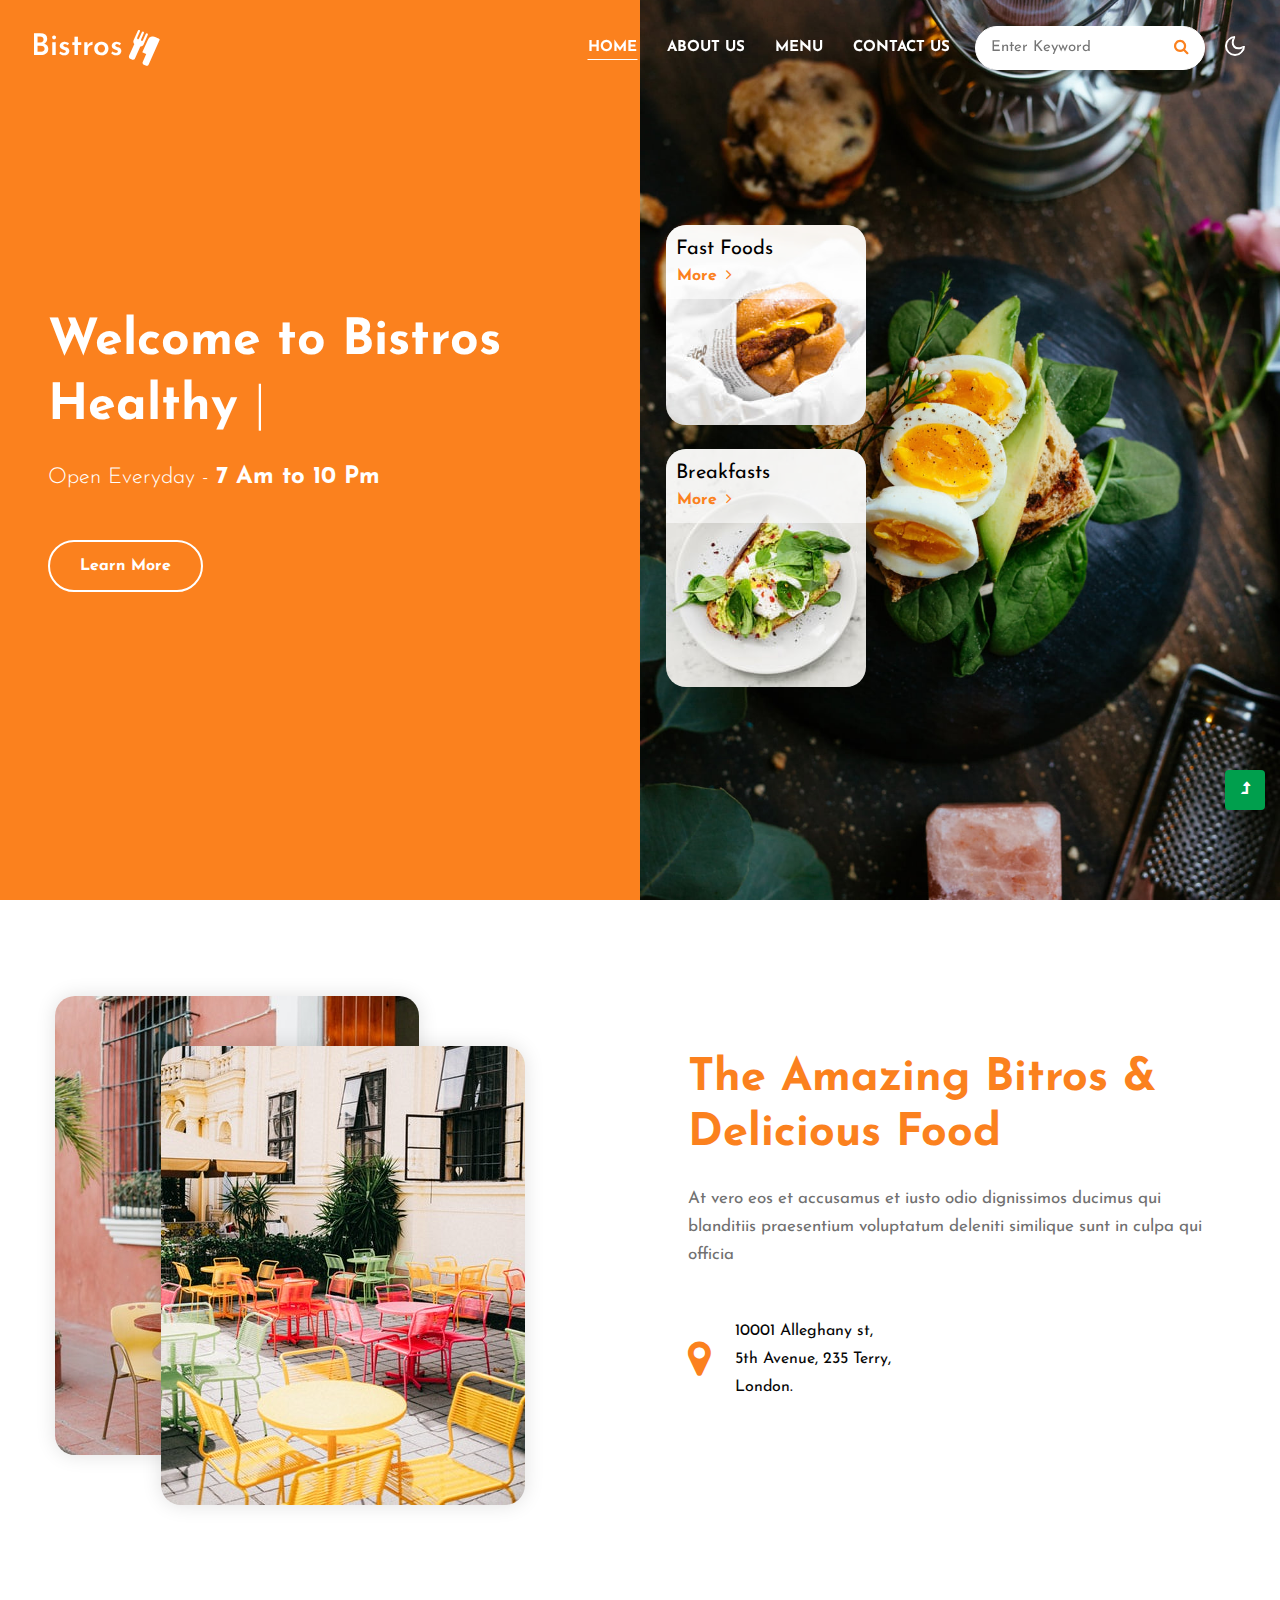
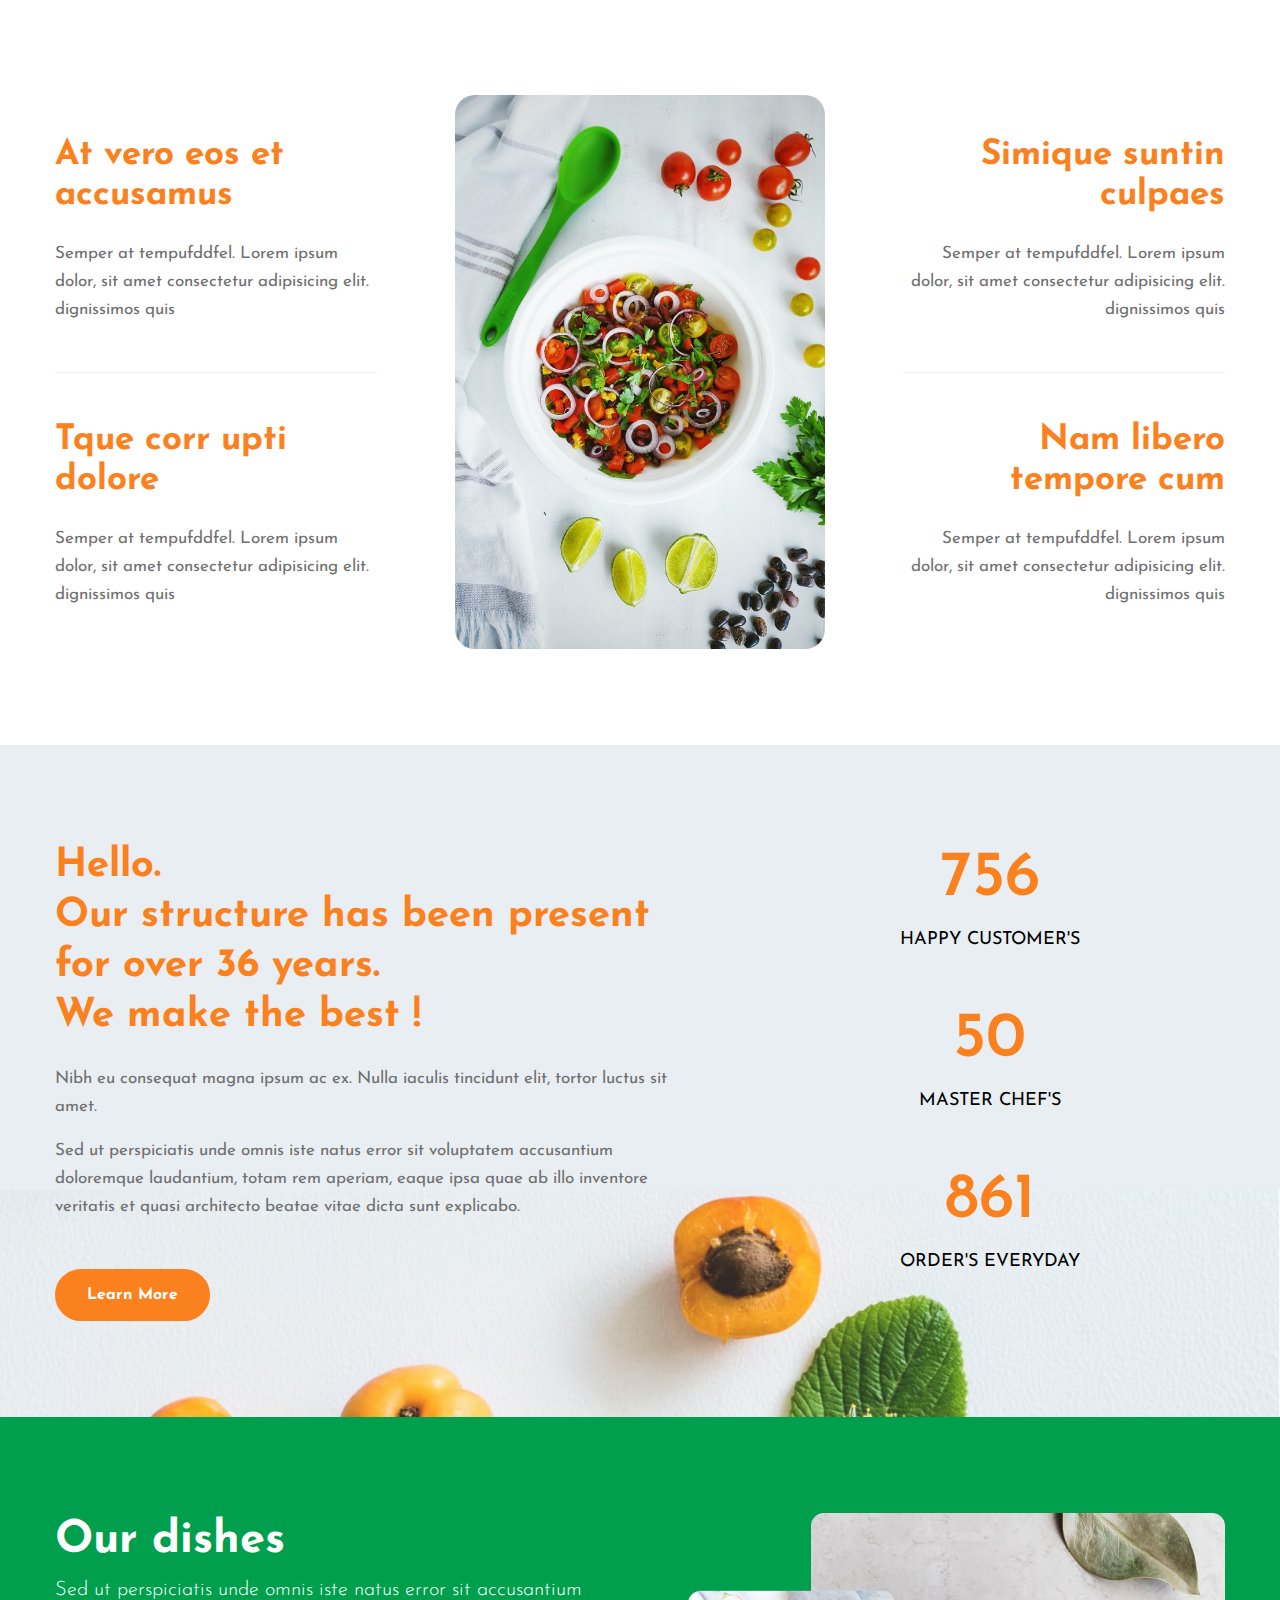
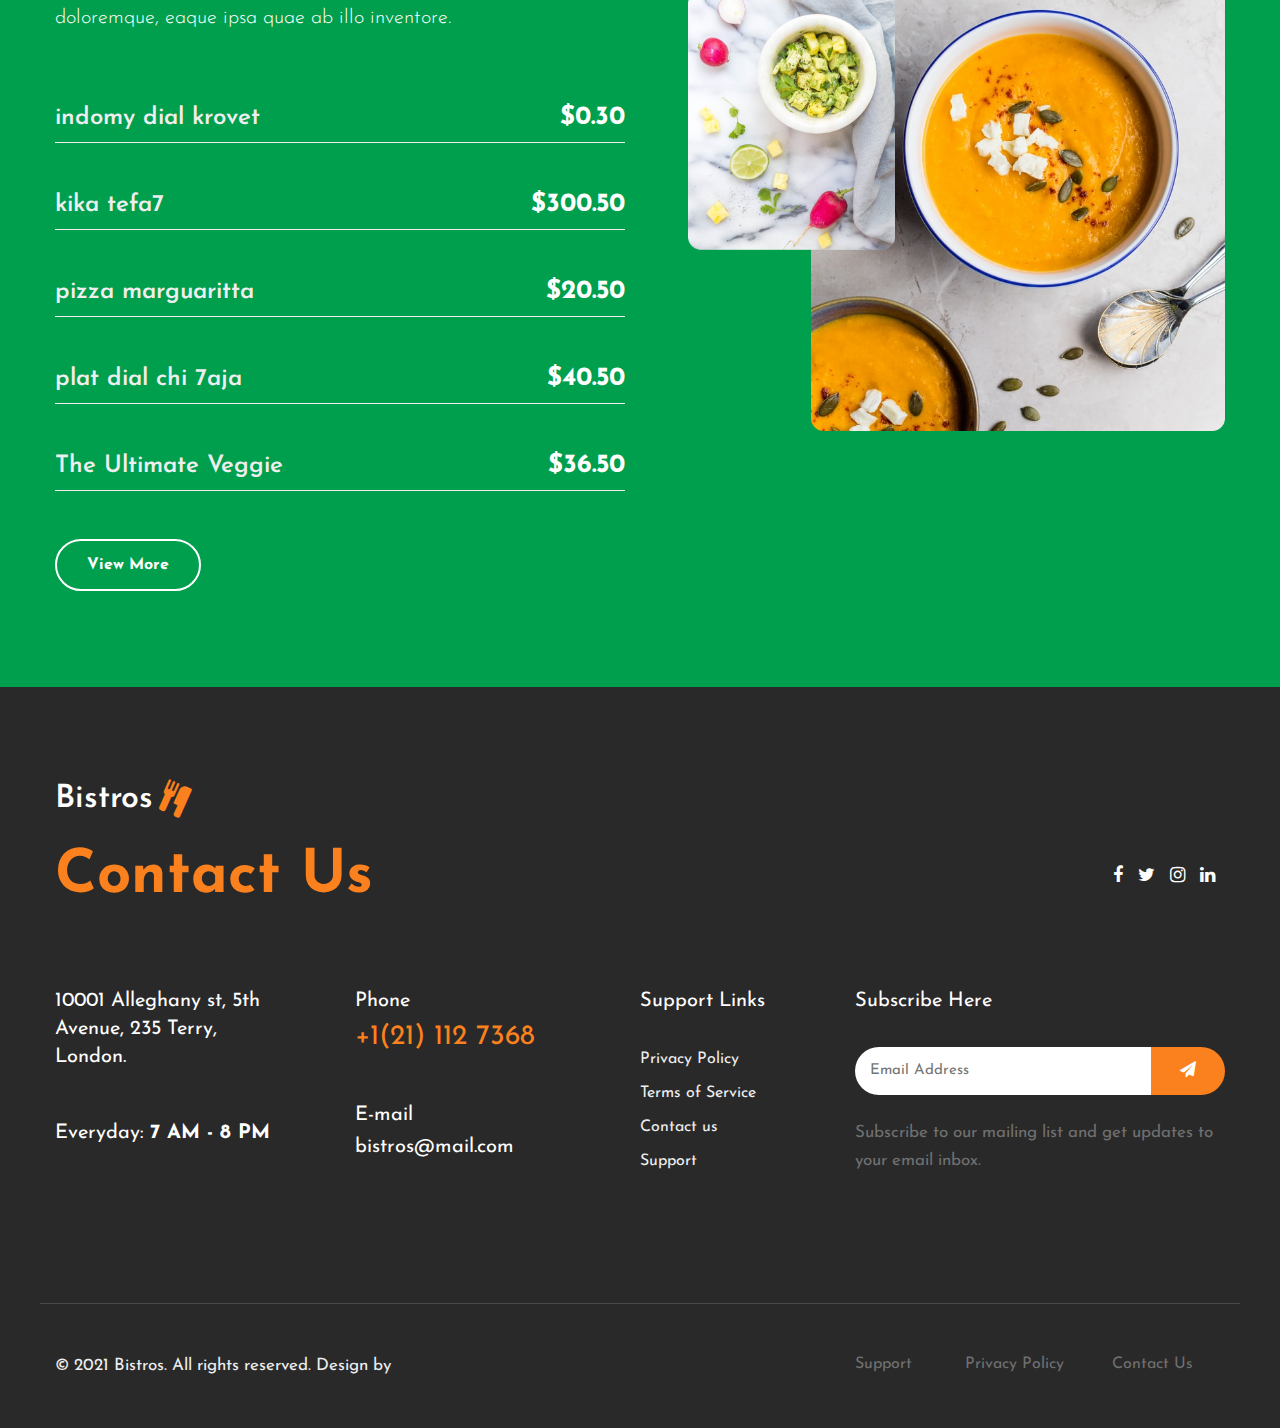
<file: index.html>
<!doctype html>
<html lang="en">

<head>
    <!-- Required meta tags -->
    <meta charset="utf-8">
    <meta name="viewport" content="width=device-width, initial-scale=1, shrink-to-fit=no">
    <meta name="description" content="this web site it's for a restaurant that give a familly meals and good food ">
    <meta name ="keyword" content ="familly restaurant , good food , safi food , safi restaurant , bigmac , pizza">
    <title>Burger - Restaurants Category Responsive Website Template - Home :   </title>
    <!-- google-fonts -->
    <link href="//fonts.googleapis.com/css2?family=Josefin+Sans:wght@100;200;300;400;500;600;700&display=swap"
        rel="stylesheet">
    <!-- //google-fonts -->
    <!-- Template CSS Style link -->
    <link rel="stylesheet" href="assets/css/style-starter.css">
</head>

<body>
    <!--header-->
    <header id="site-header" class="fixed-top">
        <div class="container-fluid">
            <nav class="navbar navbar-expand-lg stroke">
                <h1>
                    <a class="navbar-brand d-flex align-items-center" href="index.html">
                        Bistros <i class="fa fa-cutlery ml-2" aria-hidden="true"></i></a>
                </h1>
                <!-- if logo is image enable this   
    <a class="navbar-brand" href="#index.html">
        <img src="image-path" alt="Your logo" title="Your logo" style="height:35px;" />
    </a> -->
                <button class="navbar-toggler  collapsed bg-gradient" type="button" data-toggle="collapse"
                    data-target="#navbarTogglerDemo02" aria-controls="navbarTogglerDemo02" aria-expanded="false"
                    aria-label="Toggle navigation">
                    <span class="navbar-toggler-icon fa icon-expand fa-bars"></span>
                    <span class="navbar-toggler-icon fa icon-close fa-times"></span>
                </button>

                <div class="collapse navbar-collapse" id="navbarTogglerDemo02">
                    <ul class="navbar-nav ml-lg-auto">
                        <li class="nav-item active">
                            <a class="nav-link" href="index.html">Home <span class="sr-only">(current)</span></a>
                        </li>
                        <li class="nav-item">
                            <a class="nav-link" href="about.html">About Us</a>
                        </li>
                        <li class="nav-item">
                            <a class="nav-link" href="menu.html">Menu</a>
                        </li>
                        <li class="nav-item">
                            <a class="nav-link" href="contact.html">Contact Us</a>
                        </li>
                        <!-- search button -->
                        <div class="search-right">
                            <form action="#search" method="GET" class="search-box position-relative">
                                <div class="input-search">
                                    <input type="search" placeholder="Enter Keyword" name="search" required="required"
                                        autofocus="" class="search-popup">
                                </div>
                                <button type="submit" class="btn search-btn"><i class="fa fa-search"
                                        aria-hidden="true"></i></button>
                            </form>
                        </div>
                        <!-- //search button -->
                    </ul>
                </div>
                <!-- toggle switch for light and dark theme -->
                <div class="cont-ser-position">
                    <nav class="navigation">
                        <div class="theme-switch-wrapper">
                            <label class="theme-switch" for="checkbox">
                                <input type="checkbox" id="checkbox">
                                <div class="mode-container">
                                    <i class="gg-sun"></i>
                                    <i class="gg-moon"></i>
                                </div>
                            </label>
                        </div>
                    </nav>
                </div>
                <!-- //toggle switch for light and dark theme -->
            </nav>
        </div>
    </header>
    <!--//header-->

    <!-- banner section -->
    <section class="w3l-banner">
        <div class="container-fluid">
            <div class="row">
                <div class="col-md-6 banner-left d-flex align-items-center pl-lg-5">
                    <div>
                        <h3 class="text-white mb-4">Welcome to Bistros <br>
                            Healthy <span class="type-js"><span class="text-js">Fresh Meals!</span></span></h3>
                        <p class="banner-text text-white">Open Everyday - <span>7 Am to 10 Pm</span>
                        </p>
                        <a class="btn btn-style-white btn-style-border mt-5" href="about.html">Learn More</a>
                    </div>
                </div>
                <div class="col-md-6 banner-right">
                    <div class="small-images">
                      <div class="ban-grid position-relative">
                        <img
                          src="assets/images/ban4.jpg"
                          class="img-responsive"
                          alt=""
                        />
                        <div class="img-ban-sec">
                          <h5>Fast Foods</h5>
                          <a href="menu.html" class="btn p-0"
                            >More
                            <i class="fa fa-angle-right ml-1" aria-hidden="true"></i
                          ></a>
                        </div>
                      </div>
                      <div class="ban-grid position-relative mt-4">
                        <img
                          src="assets/images/ban2.jpg"
                          class="img-responsive"
                          alt=""
                        />
                        <div class="img-ban-sec">
                          <h5>Breakfasts</h5>
                          <a href="menu.html" class="btn p-0"
                            >More
                            <i class="fa fa-angle-right ml-1" aria-hidden="true"></i
                          ></a>
                        </div>
                      </div>
                      
                    </div>
                  </div>
            </div>
        </div>
    </section>
    <!-- //banner section -->


<!-- banner section -->
<section class="w3l-about-2 py-5" id="about">
    <div class="container py-md-5 py-4">
        <div class="row justify-content-between align-items-center pb-lg-5">
            <div class="col-lg-6 about-2-secs-right mb-lg-0 mb-5">
                <div class="image-box inverse position-relative">
                    <div class="image-box__static">
                        <img src="assets/images/about2.jpg" alt="" width="364" height="459">
                    </div>
                    <div class="image-box__float">
                        <img src="assets/images/about1.jpg" alt="" width="364" height="459">
                    </div>
                </div>
            </div>
            <div class="col-lg-6 about-2-secs-left pl-lg-5 mt-lg-0 mt-5">
                <h3 class="title-style mb-3">The Amazing Bitros & <br>Delicious Food</h3>
                <p class="mt-4">At vero eos et accusamus et iusto odio dignissimos ducimus qui blanditiis
                    praesentium voluptatum
                    deleniti similique sunt in culpa qui officia</p>
                <div class="address-sec d-flex align-items-center mt-5">
                    <i class="fa fa-map-marker mr-4" aria-hidden="true"></i>
                    <h6>10001 Alleghany st, <br>5th Avenue, 235 Terry, <br>London.</h6>
                </div>
            </div>
        </div>
    </div>
</section>
<!--/banner o dakshi-->
<!-- grids section -->
<section class="w3l-homeblock7 py-5">
<div class="container py-lg-5 py-md-3">
    <div class="row align-items-center">
        <div class="col-lg-4">
            <div class="pr-5">
                <h3 class="title-big">At vero eos et accusamus</h3>
                <p class="mt-4">Semper at tempufddfel. Lorem ipsum dolor, sit amet consectetur adipisicing elit.
                    dignissimos quis</p>
            </div>
            <div class="pr-5 mt-lg-5 mt-4 sec-bor">
                <h3 class="title-big pt-lg-5 pt-4">Tque corr upti dolore</h3>
                <p class="mt-4">Semper at tempufddfel. Lorem ipsum dolor, sit amet consectetur adipisicing elit.
                    dignissimos quis</p>
            </div>
        </div>
        <div class="col-lg-4 col-md-6 col-8 image-styling-sec mt-lg-0 mt-5">
            <img src="assets/images/image2.jpg" alt="" class="img-fluid">
        </div>
        <div class="col-lg-4 col-md-6 mt-lg-0 mt-5 text-lg-right">
            <div class="pl-lg-5">
                <h3 class="title-big">Simique suntin culpaes</h3>
                <p class="mt-4">Semper at tempufddfel. Lorem ipsum dolor, sit amet consectetur adipisicing elit.
                    dignissimos quis</p>
            </div>
            <div class="pl-lg-5 mt-lg-5 mt-4 sec-bor">
                <h3 class="title-big pt-lg-5 pt-4">Nam libero tempore cum</h3>
                <p class="mt-4">Semper at tempufddfel. Lorem ipsum dolor, sit amet consectetur adipisicing elit.
                    dignissimos quis</p>
            </div>
        </div>
    </div>
</div>
</section>
<!-- //grids section -->
<!-- stats section -->
<section class="w3-bottom-stats py-5">
<div class="container py-md-5 py-4">
    <div class="row">
        <div class="col-md-7 pr-lg-5">
            <h5 class="text-new mb-4">Hello. <br>Our structure has been present for over 36 years. <br>We
                make
                the best !
            </h5>
            <p class="mb-3">Nibh eu consequat magna ipsum ac ex. Nulla iaculis
                tincidunt elit, tortor luctus sit amet.
            </p>
            <p>Sed ut perspiciatis unde omnis iste natus error sit voluptatem accusantium doloremque
                laudantium, totam rem aperiam, eaque ipsa quae ab illo inventore veritatis et quasi
                architecto beatae vitae dicta sunt explicabo.</p>
            <a href="about.html" class="btn btn-style-white btn-style-primary mt-lg-5 mt-4">Learn More</a>
        </div>
        <div class="col-md-5 mt-md-0 mt-5">
            <div class="counter text-center">
                <div class="timer count-title count-number" data-to="6370" data-speed="1500"></div>
                <p class="count-text mt-2">happy customer's</p>
            </div>
            <div class="counter text-center mt-5">
                <div class="timer count-title count-number" data-to="421" data-speed="1500"></div>
                <p class="count-text mt-2">master chef's</p>
            </div>
            <div class="counter text-center mt-5">
                <div class="timer count-title count-number" data-to="7300" data-speed="1500"></div>
                <p class="count-text mt-2">Order's Everyday</p>
            </div>
        </div>
    </div>
</div>
</section>
<!-- specials section -->
<!-- dishes section -->
<section class="w3l-recipes py-5" id="menu">
    <div class="container py-md-5 py-4">
        <div class="row">
            <div class="col-lg-6 recipe-left mb-md-0 mb-5">
                <div class="section-heading mb-sm-5 mb-4">
                    <h3 class="title-style mb-2 text-white">Our dishes</h3>
                    <p class="lead text-white">
                        Sed ut perspiciatis unde omnis iste natus error sit accusantium doloremque,
                        eaque ipsa quae ab illo inventore.
                    </p>
                </div>
                <div class="menu-sec mt-5 pt-md-4">
                    <div class="row border-dot no-gutters">
                        <div class="col-8 menu-item-name-home">
                            <h6>indomy dial krovet</h6>
                        </div>
                        <div class="col-4 menu-item-price-home text-right">
                            <h6>$0.30</h6>
                        </div>
                    </div>
                </div>
                <div class="menu-sec mt-sm-5 mt-4">
                    <div class="row border-dot no-gutters">
                        <div class="col-8 menu-item-name-home">
                            <h6>kika tefa7</h6>
                        </div>
                        <div class="col-4 menu-item-price-home text-right">
                            <h6>$300.50</h6>
                        </div>
                    </div>
                </div>
                <div class="menu-sec mt-sm-5 mt-4">
                    <div class="row border-dot no-gutters">
                        <div class="col-8 menu-item-name-home">
                            <h6>pizza marguaritta</h6>
                        </div>
                        <div class="col-4 menu-item-price-home text-right">
                            <h6>$20.50</h6>
                        </div>
                    </div>
                </div>
                <div class="menu-sec mt-sm-5 mt-4">
                    <div class="row border-dot no-gutters">
                        <div class="col-8 menu-item-name-home">
                            <h6>plat dial chi 7aja</h6>
                        </div>
                        <div class="col-4 menu-item-price-home text-right">
                            <h6>$40.50</h6>
                        </div>
                    </div>
                </div>
                <div class="menu-sec mt-sm-5 mt-4">
                    <div class="row border-dot no-gutters">
                        <div class="col-8 menu-item-name-home">
                            <h6>The Ultimate Veggie </h6>
                        </div>
                        <div class="col-4 menu-item-price-home text-right">
                            <h6>$36.50</h6>
                        </div>
                    </div>
                </div>
                <a class="btn btn-style-white btn-style-border mt-5" href="menu.html">View More</a>
            </div>
            <div class="col-lg-6 recipe-right pl-5">
                <img src="assets/images/image1.png" alt="" class="img-fluid img-responsive" />
            </div>
        </div>
    </div>
</section>

<!-- //dishes section -->
<!-- footer -->
<footer class="w3l-footer-29-main"  id="contact">
    <div class="footer-29-w3l py-5">
        <div class="container pt-md-5 pt-4">
            <div class="w3l-footer-texthny-inf">
                <h2>
                    <a class="d-flex align-items-center logo-2" href="index.html">
                        Bistros <i class="fa fa-cutlery ml-2" aria-hidden="true"></i></a>
                </h2>
                <div class="footer-list-cont d-flex align-items-center justify-content-between mt-md-5 mt-4 mb-5">
                    <h6 class="foot-sub-title">Contact Us</h6>

                    <div class="main-social-footer-29">
                        <a href="#facebook" class="facebook"><span class="fa fa-facebook"></span></a>
                        <a href="#twitter" class="twitter"><span class="fa fa-twitter"></span></a>
                        <a href="#instagram" class="instagram"><span class="fa fa-instagram"></span></a>
                        <a href="#linkedin" class="linkedin"><span class="fa fa-linkedin"></span></a>
                    </div>
                </div>
            </div>
            <div class="row footer-top-29 mt-lg-5 mt-md-4 pt-md-5">
                <div class="col-lg-3 col-sm-6">
                    <div class="address-grid">
                        <h5>10001 Alleghany st, 5th Avenue, 235 Terry, <br> London.</h5>
                        <h5 class="mt-sm-5 mt-4">Everyday: <span> 7 AM - 8 PM</span></h5>
                    </div>
                </div>
                <div class="col-lg-3 col-sm-6 mt-sm-0 mt-4">
                    <div class="address-grid">
                        <h5>Phone</h5>
                        <h5 class="phone-number-text mt-2"><a href="tel:+1(21) 234 4567">+1(21) 112 7368</a></h5>
                    </div>
                    <div class="address-grid mt-sm-5 mt-4">
                        <h5>E-mail</h5>
                        <h5 class="email-cont-text mt-1"> <a href="mailto:bistros@mail.com"
                                class="mail">bistros@mail.com</a></h5>
                    </div>
                </div>
                <div class="col-lg-2 col-md-6 col-sm-5 footer-list-menu pl-lg-0 mt-lg-0 mt-sm-5 mt-4">
                    <div class="address-grid">
                        <h5 class="mb-4 pb-lg-2">Support Links</h5>
                        <ul>
                            <li><a href="#privacy">Privacy Policy</a></li>
                            <li><a href="#terms"> Terms of Service</a></li>
                            <li><a href="contact.html">Contact us</a></li>
                            <li><a href="#support"> Support</a></li>
                        </ul>
                    </div>
                </div>
                <div class="address-grid col-lg-4 col-md-6 col-sm-7 mt-lg-0 mt-sm-5 mt-4 w3l-footer-16-main">
                    <h5>Subscribe Here</h5>
                    <form action="#" class="subscribe d-flex mt-4 pt-lg-2 mb-4" method="post">
                        <input type="email" name="email" placeholder="Email Address" required="">
                        <button><span class="fa fa-paper-plane" aria-hidden="true"></span></button>
                    </form>
                    <p>Subscribe to our mailing list and get updates to your email inbox.</p>
                </div>
            </div>
            <!-- copyright -->
            <div class="w3l-copyright mt-lg-5 mt-sm-4 pt-md-4 pt-3">
                <div class="row bottom-copies pt-md-5 pt-4 mt-md-5 mt-4">
                    <p class="col-lg-8 copy-footer-29">© 2021 Bistros. All rights reserved. Design by <a
                            href="https://  .com/" target="_blank">
                              </a></p>

                    <div class="col-lg-4 footer-list-29 mt-lg-0 mt-md-4 mt-2">
                        <ul class="d-flex text-lg-right">
                            <li><a href="#support"> Support</a></li>
                            <li class="mx-lg-5 mx-md-4 mx-3"><a href="#privacy">Privacy Policy</a>
                            </li>
                            <li><a href="contact.html">Contact Us</a></li>
                        </ul>
                    </div>
                </div>
            </div>
        </div>
    </div>
</footer>
<!-- //footer -->


    

   

    

    <!-- Js scripts -->
    <!-- move top -->
    <button onclick="topFunction()" id="movetop" title="Go to top">
        <span class="fa fa-level-up" aria-hidden="true"></span>
    </button>
    <script>
        // When the user scrolls down 20px from the top of the document, show the button
        window.onscroll = function () {
            scrollFunction()
        };

        function scrollFunction() {
            if (document.body.scrollTop > 20 || document.documentElement.scrollTop > 20) {
                document.getElementById("movetop").style.display = "block";
            } else {
                document.getElementById("movetop").style.display = "none";
            }
        }

        // When the user clicks on the button, scroll to the top of the document
        function topFunction() {
            document.body.scrollTop = 0;
            document.documentElement.scrollTop = 0;
        }
    </script>
    <!-- //move top -->

    <!-- common jquery plugin -->
    <script src="assets/js/jquery-3.3.1.min.js"></script>
    <!-- //common jquery plugin -->

    <!-- counter for stats -->
    <script src="assets/js/counter.js"></script>
    <!-- //counter for stats -->

    <!-- theme switch js (light and dark)-->
    <script src="assets/js/theme-change.js"></script>
    <script>
        function autoType(elementClass, typingSpeed) {
            var thhis = $(elementClass);
            thhis.css({
                "position": "relative",
                "display": "inline-block"
            });
            thhis.prepend('<div class="cursor" style="right: initial; left:0;"></div>');
            thhis = thhis.find(".text-js");
            var text = thhis.text().trim().split('');
            var amntOfChars = text.length;
            var newString = "";
            thhis.text("|");
            setTimeout(function () {
                thhis.css("opacity", 1);
                thhis.prev().removeAttr("style");
                thhis.text("");
                for (var i = 0; i < amntOfChars; i++) {
                    (function (i, char) {
                        setTimeout(function () {
                            newString += char;
                            thhis.text(newString);
                        }, i * typingSpeed);
                    })(i + 1, text[i]);
                }
            }, 1500);
        }

        $(document).ready(function () {
            // Now to start autoTyping just call the autoType function with the 
            // class of outer div
            // The second paramter is the speed between each letter is typed.   
            autoType(".type-js", 200);
        });
    </script>
    <!-- //theme switch js (light and dark)-->

    <!-- MENU-JS -->
    <script>
        $(window).on("scroll", function () {
            var scroll = $(window).scrollTop();

            if (scroll >= 80) {
                $("#site-header").addClass("nav-fixed");
            } else {
                $("#site-header").removeClass("nav-fixed");
            }
        });

        //Main navigation Active Class Add Remove
        $(".navbar-toggler").on("click", function () {
            $("header").toggleClass("active");
        });
        $(document).on("ready", function () {
            if ($(window).width() > 991) {
                $("header").removeClass("active");
            }
            $(window).on("resize", function () {
                if ($(window).width() > 991) {
                    $("header").removeClass("active");
                }
            });
        });
    </script>
    <!-- //MENU-JS -->

    <!-- disable body scroll which navbar is in active -->
    <script>
        $(function () {
            $('.navbar-toggler').click(function () {
                $('body').toggleClass('noscroll');
            })
        });
    </script>
    <!-- //disable body scroll which navbar is in active -->

    <!--bootstrap-->
    <script src="assets/js/bootstrap.min.js"></script>
    <!-- //bootstrap-->
    <!-- //Js scripts -->
</body>

</html>
</file>
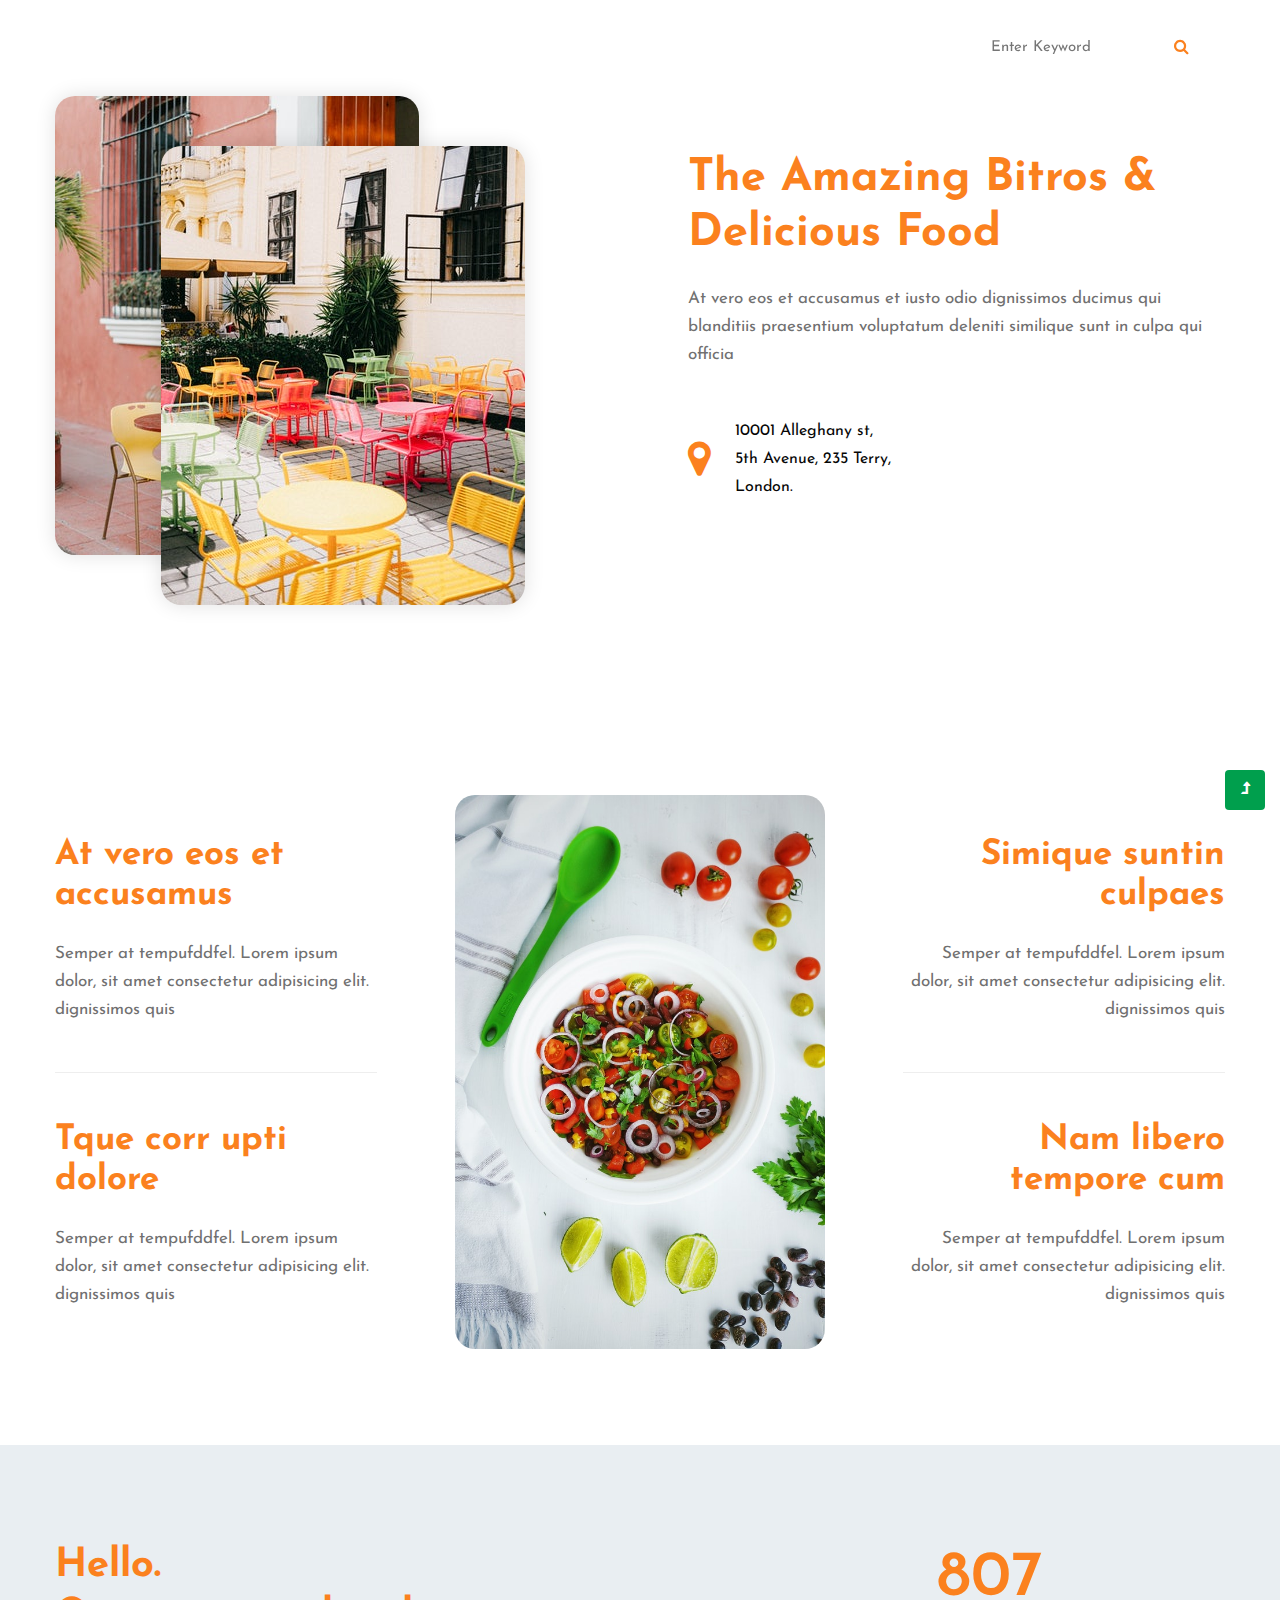
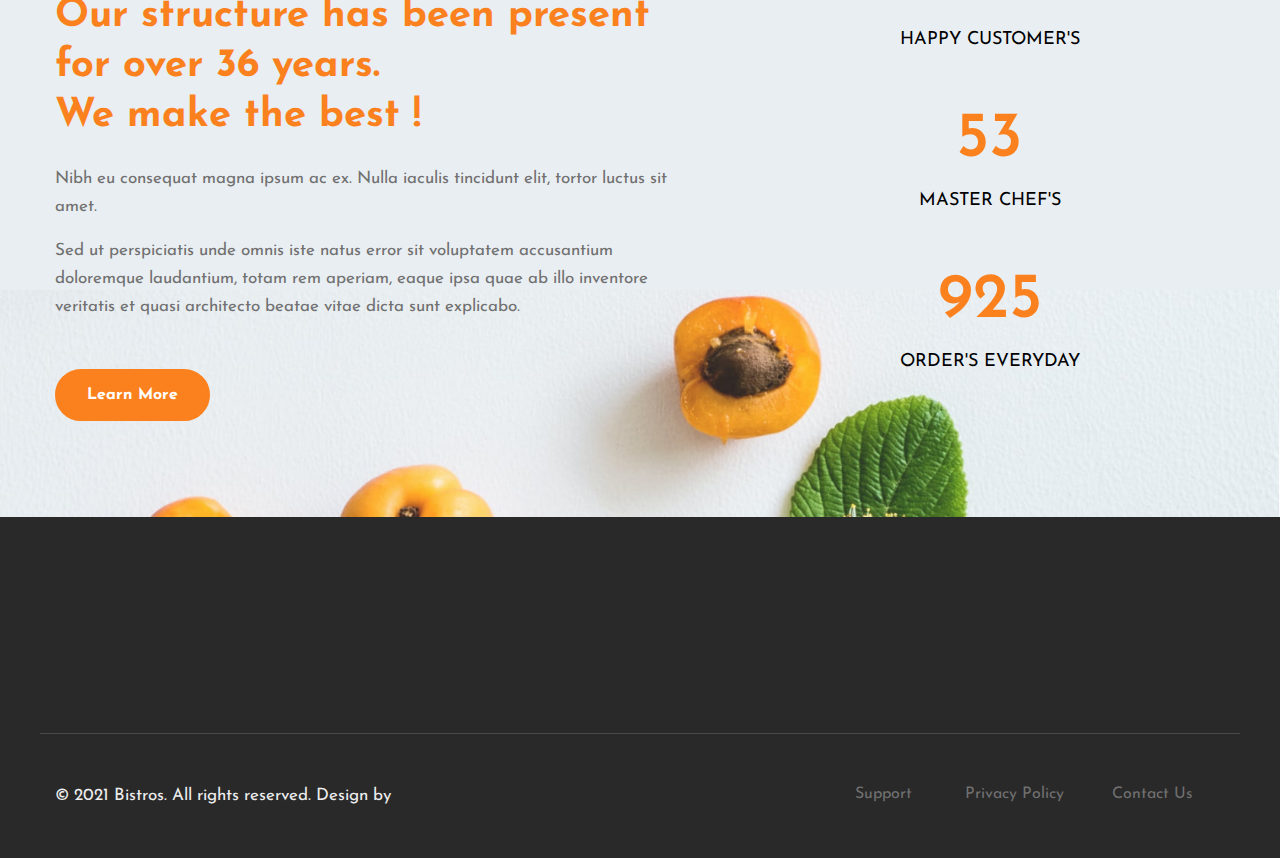
<file: about.html>
<!doctype html>
<html lang="en">

<head>
    <!-- Required meta tags -->
    <meta charset="utf-8">
    <meta name="viewport" content="width=device-width, initial-scale=1, shrink-to-fit=no">
    <title>Burger - Restaurants Category Responsive Website Template - about :   </title>
    <meta name="description" content="this web site it's for a restaurant that give a familly meals and good food ">
    <meta name ="keyword" content ="familly restaurant , good food , safi food , safi restaurant , bigmac , pizza">
   
    <!-- google-fonts -->
    <link href="//fonts.googleapis.com/css2?family=Josefin+Sans:wght@100;200;300;400;500;600;700&display=swap"
        rel="stylesheet">
    <!-- //google-fonts -->
    <!-- Template CSS Style link -->
    <link rel="stylesheet" href="assets/css/style-starter.css">
</head>

<body>
    <!--header-->
    <header id="site-header" class="fixed-top">
        <div class="container-fluid">
            <nav class="navbar navbar-expand-lg stroke">
                <h1>
                    <a class="navbar-brand d-flex align-items-center" href="index.html">
                        Bistros <i class="fa fa-cutlery ml-2" aria-hidden="true"></i></a>
                </h1>
                <!-- if logo is image enable this   
    <a class="navbar-brand" href="#index.html">
        <img src="image-path" alt="Your logo" title="Your logo" style="height:35px;" />
    </a> -->
                <button class="navbar-toggler  collapsed bg-gradient" type="button" data-toggle="collapse"
                    data-target="#navbarTogglerDemo02" aria-controls="navbarTogglerDemo02" aria-expanded="false"
                    aria-label="Toggle navigation">
                    <span class="navbar-toggler-icon fa icon-expand fa-bars"></span>
                    <span class="navbar-toggler-icon fa icon-close fa-times"></span>
                </button>

                <div class="collapse navbar-collapse" id="navbarTogglerDemo02">
                    <ul class="navbar-nav ml-lg-auto">
                        <li class="nav-item">
                            <a class="nav-link" href="index.html">Home <span class="sr-only">(current)</span></a>
                        </li>
                        <li class="nav-item active">
                            <a class="nav-link" href="about.html">About Us</a>
                        </li>
                        <li class="nav-item">
                            <a class="nav-link" href="menu.html">Menu</a>
                        </li>
                        <li class="nav-item">
                            <a class="nav-link" href="contact.html">Contact Us</a>
                        </li>
                        <!-- search button -->
                        <div class="search-right">
                            <form action="#search" method="GET" class="search-box position-relative">
                                <div class="input-search">
                                    <input type="search" placeholder="Enter Keyword" name="search" required="required"
                                        autofocus="" class="search-popup">
                                </div>
                                <button type="submit" class="btn search-btn"><i class="fa fa-search"
                                        aria-hidden="true"></i></button>
                            </form>
                        </div>
                        <!-- //search button -->
                    </ul>
                </div>
                <!-- toggle switch for light and dark theme -->
                <div class="cont-ser-position">
                    <nav class="navigation">
                        <div class="theme-switch-wrapper">
                            <label class="theme-switch" for="checkbox">
                                <input type="checkbox" id="checkbox">
                                <div class="mode-container">
                                    <i class="gg-sun"></i>
                                    <i class="gg-moon"></i>
                                </div>
                            </label>
                        </div>
                    </nav>
                </div>
                <!-- //toggle switch for light and dark theme -->
            </nav>
        </div>
    </header>
    <!--//header-->

    <!-- banner section -->
    <section class="w3l-about-2 py-5" id="about">
        <div class="container py-md-5 py-4">
            <div class="row justify-content-between align-items-center pb-lg-5">
                <div class="col-lg-6 about-2-secs-right mb-lg-0 mb-5">
                    <div class="image-box inverse position-relative">
                        <div class="image-box__static">
                            <img src="assets/images/about2.jpg" alt="" width="364" height="459">
                        </div>
                        <div class="image-box__float">
                            <img src="assets/images/about1.jpg" alt="" width="364" height="459">
                        </div>
                    </div>
                </div>
                <div class="col-lg-6 about-2-secs-left pl-lg-5 mt-lg-0 mt-5">
                    <h3 class="title-style mb-3">The Amazing Bitros & <br>Delicious Food</h3>
                    <p class="mt-4">At vero eos et accusamus et iusto odio dignissimos ducimus qui blanditiis
                        praesentium voluptatum
                        deleniti similique sunt in culpa qui officia</p>
                    <div class="address-sec d-flex align-items-center mt-5">
                        <i class="fa fa-map-marker mr-4" aria-hidden="true"></i>
                        <h6>10001 Alleghany st, <br>5th Avenue, 235 Terry, <br>London.</h6>
                    </div>
                </div>
            </div>
        </div>
    </section>
<!--/banner o dakshi-->
<!-- grids section -->
<section class="w3l-homeblock7 py-5">
    <div class="container py-lg-5 py-md-3">
        <div class="row align-items-center">
            <div class="col-lg-4">
                <div class="pr-5">
                    <h3 class="title-big">At vero eos et accusamus</h3>
                    <p class="mt-4">Semper at tempufddfel. Lorem ipsum dolor, sit amet consectetur adipisicing elit.
                        dignissimos quis</p>
                </div>
                <div class="pr-5 mt-lg-5 mt-4 sec-bor">
                    <h3 class="title-big pt-lg-5 pt-4">Tque corr upti dolore</h3>
                    <p class="mt-4">Semper at tempufddfel. Lorem ipsum dolor, sit amet consectetur adipisicing elit.
                        dignissimos quis</p>
                </div>
            </div>
            <div class="col-lg-4 col-md-6 col-8 image-styling-sec mt-lg-0 mt-5">
                <img src="assets/images/image2.jpg" alt="" class="img-fluid">
            </div>
            <div class="col-lg-4 col-md-6 mt-lg-0 mt-5 text-lg-right">
                <div class="pl-lg-5">
                    <h3 class="title-big">Simique suntin culpaes</h3>
                    <p class="mt-4">Semper at tempufddfel. Lorem ipsum dolor, sit amet consectetur adipisicing elit.
                        dignissimos quis</p>
                </div>
                <div class="pl-lg-5 mt-lg-5 mt-4 sec-bor">
                    <h3 class="title-big pt-lg-5 pt-4">Nam libero tempore cum</h3>
                    <p class="mt-4">Semper at tempufddfel. Lorem ipsum dolor, sit amet consectetur adipisicing elit.
                        dignissimos quis</p>
                </div>
            </div>
        </div>
    </div>
</section>
<!-- //grids section -->
<!-- stats section -->
<section class="w3-bottom-stats py-5">
    <div class="container py-md-5 py-4">
        <div class="row">
            <div class="col-md-7 pr-lg-5">
                <h5 class="text-new mb-4">Hello. <br>Our structure has been present for over 36 years. <br>We
                    make
                    the best !
                </h5>
                <p class="mb-3">Nibh eu consequat magna ipsum ac ex. Nulla iaculis
                    tincidunt elit, tortor luctus sit amet.
                </p>
                <p>Sed ut perspiciatis unde omnis iste natus error sit voluptatem accusantium doloremque
                    laudantium, totam rem aperiam, eaque ipsa quae ab illo inventore veritatis et quasi
                    architecto beatae vitae dicta sunt explicabo.</p>
                <a href="about.html" class="btn btn-style-white btn-style-primary mt-lg-5 mt-4">Learn More</a>
            </div>
            <div class="col-md-5 mt-md-0 mt-5">
                <div class="counter text-center">
                    <div class="timer count-title count-number" data-to="6370" data-speed="1500"></div>
                    <p class="count-text mt-2">happy customer's</p>
                </div>
                <div class="counter text-center mt-5">
                    <div class="timer count-title count-number" data-to="421" data-speed="1500"></div>
                    <p class="count-text mt-2">master chef's</p>
                </div>
                <div class="counter text-center mt-5">
                    <div class="timer count-title count-number" data-to="7300" data-speed="1500"></div>
                    <p class="count-text mt-2">Order's Everyday</p>
                </div>
            </div>
        </div>
    </div>
</section>
 <!-- /specials section -->
 <!-- footer -->
<footer class="w3l-footer-29-main"  id="contact">
    <div class="footer-29-w3l py-5">
        <div class="container pt-md-5 pt-4">
            
            
            <!-- copyright -->
            <div class="w3l-copyright mt-lg-5 mt-sm-4 pt-md-4 pt-3">
                <div class="row bottom-copies pt-md-5 pt-4 mt-md-5 mt-4">
                    <p class="col-lg-8 copy-footer-29">© 2021 Bistros. All rights reserved. Design by <a
                            href="https://  .com/" target="_blank">
                              </a></p>

                    <div class="col-lg-4 footer-list-29 mt-lg-0 mt-md-4 mt-2">
                        <ul class="d-flex text-lg-right">
                            <li><a href="#support"> Support</a></li>
                            <li class="mx-lg-5 mx-md-4 mx-3"><a href="#privacy">Privacy Policy</a>
                            </li>
                            <li><a href="contact.html">Contact Us</a></li>
                        </ul>
                    </div>
                </div>
            </div>
        </div>
    </div>
</footer>
 <!-- //footer -->
<button onclick="topFunction()" id="movetop" title="Go to top">
    <span class="fa fa-level-up" aria-hidden="true"></span>
</button>
<script>
    // When the user scrolls down 20px from the top of the document, show the button
    window.onscroll = function () {
        scrollFunction()
    };

    function scrollFunction() {
        if (document.body.scrollTop > 20 || document.documentElement.scrollTop > 20) {
            document.getElementById("movetop").style.display = "block";
        } else {
            document.getElementById("movetop").style.display = "none";
        }
    }

    // When the user clicks on the button, scroll to the top of the document
    function topFunction() {
        document.body.scrollTop = 0;
        document.documentElement.scrollTop = 0;
    }
</script>
<!-- //move top -->

<!-- common jquery plugin -->
<script src="assets/js/jquery-3.3.1.min.js"></script>
<!-- //common jquery plugin -->

<!-- counter for stats -->
<script src="assets/js/counter.js"></script>
<!-- //counter for stats -->

<!-- theme switch js (light and dark)-->
<script src="assets/js/theme-change.js"></script>
<script>
    function autoType(elementClass, typingSpeed) {
        var thhis = $(elementClass);
        thhis.css({
            "position": "relative",
            "display": "inline-block"
        });
        thhis.prepend('<div class="cursor" style="right: initial; left:0;"></div>');
        thhis = thhis.find(".text-js");
        var text = thhis.text().trim().split('');
        var amntOfChars = text.length;
        var newString = "";
        thhis.text("|");
        setTimeout(function () {
            thhis.css("opacity", 1);
            thhis.prev().removeAttr("style");
            thhis.text("");
            for (var i = 0; i < amntOfChars; i++) {
                (function (i, char) {
                    setTimeout(function () {
                        newString += char;
                        thhis.text(newString);
                    }, i * typingSpeed);
                })(i + 1, text[i]);
            }
        }, 1500);
    }

    $(document).ready(function () {
        // Now to start autoTyping just call the autoType function with the 
        // class of outer div
        // The second paramter is the speed between each letter is typed.   
        autoType(".type-js", 200);
    });
</script>
<!-- //theme switch js (light and dark)-->

<!-- MENU-JS -->
<script>
    $(window).on("scroll", function () {
        var scroll = $(window).scrollTop();

        if (scroll >= 80) {
            $("#site-header").addClass("nav-fixed");
        } else {
            $("#site-header").removeClass("nav-fixed");
        }
    });

    //Main navigation Active Class Add Remove
    $(".navbar-toggler").on("click", function () {
        $("header").toggleClass("active");
    });
    $(document).on("ready", function () {
        if ($(window).width() > 991) {
            $("header").removeClass("active");
        }
        $(window).on("resize", function () {
            if ($(window).width() > 991) {
                $("header").removeClass("active");
            }
        });
    });
</script>
<!-- //MENU-JS -->

<!-- disable body scroll which navbar is in active -->
<script>
    $(function () {
        $('.navbar-toggler').click(function () {
            $('body').toggleClass('noscroll');
        })
    });
</script>
<!-- //disable body scroll which navbar is in active -->

<!--bootstrap-->
<script src="assets/js/bootstrap.min.js"></script>
<!-- //bootstrap-->
<!-- //Js scripts -->
</body>
</html>
</file>
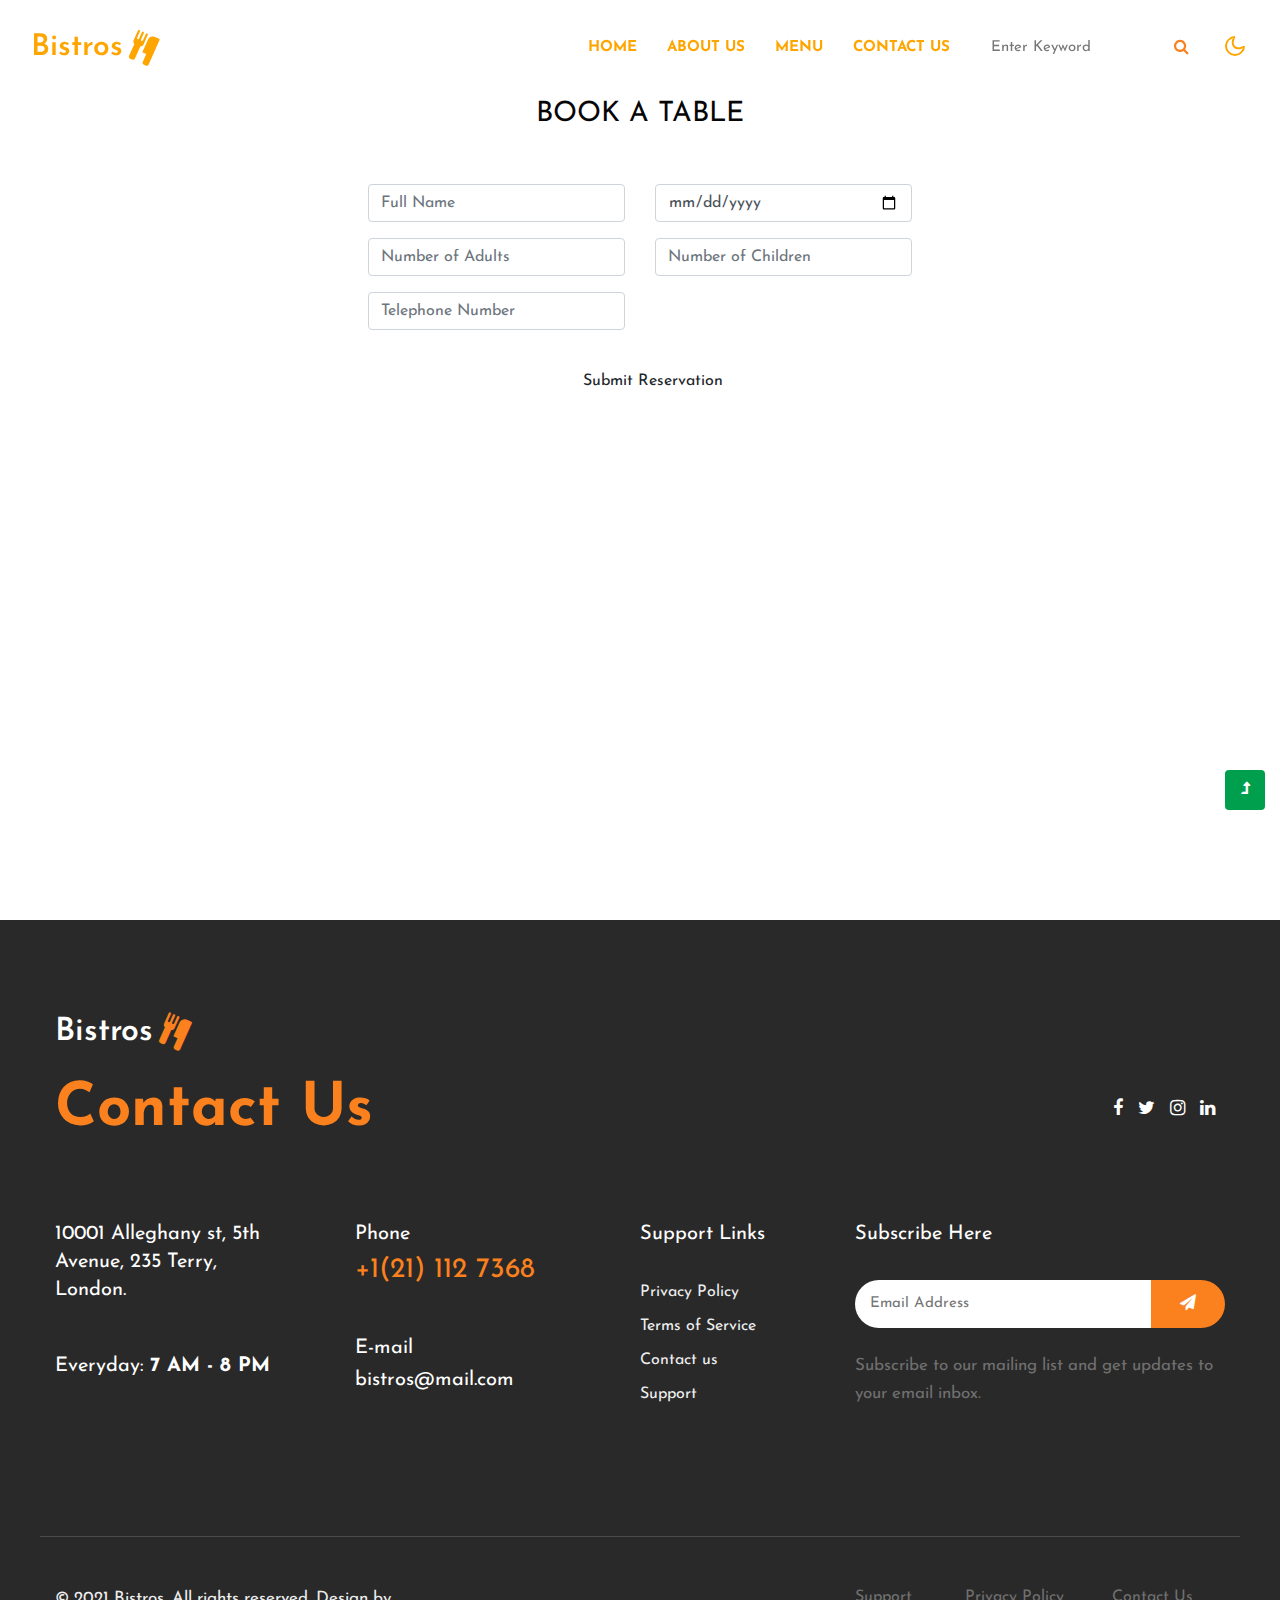
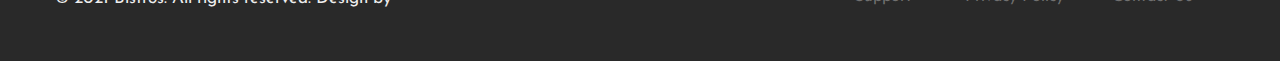
<file: contact.html>
<!doctype html>
<html lang="en">

<head>
    <!-- Required meta tags -->
    <meta charset="utf-8">
    <meta name="viewport" content="width=device-width, initial-scale=1, shrink-to-fit=no">
    <title>Burger - Restaurants Category Responsive Website Template - contact :   </title>
    <!-- google-fonts -->
    <link href="//fonts.googleapis.com/css2?family=Josefin+Sans:wght@100;200;300;400;500;600;700&display=swap"
        rel="stylesheet">
    <!-- //google-fonts -->
    <!-- Template CSS Style link -->
    <meta name="description" content="this web site it's for a restaurant that give a familly meals and good food ">
    <meta name ="keyword" content ="familly restaurant , good food , safi food , safi restaurant , bigmac , pizza">

    <link rel="stylesheet" href="assets/css/style-starter.css">
    <title>Add Map</title>
    <script src="https://polyfill.io/v3/polyfill.min.js?features=default"></script>
    <link rel="stylesheet" type="text/css" href="assets/css/america.css" />
    <script type="module" src="assets/js/Untitled-1.js"></script>
    
</head>

<body>
   
    <!--header-->
    <header id="site-header" class="fixed-top">
        <div class="container-fluid">
            <nav class="navbar navbar-expand-lg stroke">
                <h1>
                    <a class="navbar-brand d-flex align-items-center" href="index.html"  style="color: orange;">
                        Bistros <i class="fa fa-cutlery ml-2" aria-hidden="true"></i></a>
                </h1>
                <!-- if logo is image enable this   
    <a class="navbar-brand" href="#index.html">
        <img src="image-path" alt="Your logo" title="Your logo" style="height:35px;" />
    </a> -->
                <button class="navbar-toggler  collapsed bg-gradient" type="button" data-toggle="collapse"
                    data-target="#navbarTogglerDemo02" aria-controls="navbarTogglerDemo02" aria-expanded="false"
                    aria-label="Toggle navigation">
                    <span class="navbar-toggler-icon fa icon-expand fa-bars"></span>
                    <span class="navbar-toggler-icon fa icon-close fa-times"></span>
                </button>

                <div class="collapse navbar-collapse" id="navbarTogglerDemo02">
                    <ul class="navbar-nav ml-lg-auto">
                        <li class="nav-item">
                            <a class="nav-link" href="index.html" style="color: orange;">Home <span class="sr-only">(current)</span></a>
                        </li>
                        <li class="nav-item">
                            <a class="nav-link" href="about.html" style="color: orange;">About Us</a>
                        </li>
                        <li class="nav-item">
                            <a class="nav-link" href="menu.html" style="color: orange;">Menu</a>
                        </li>
                        <li class="nav-item active">
                            <a class="nav-link" href="contact.html" style="color: orange;">Contact Us</a>
                        </li>
                        <!-- search button -->
                        <div class="search-right">
                            <form action="#search" method="GET" class="search-box position-relative">
                                <div class="input-search">
                                    <input type="search" placeholder="Enter Keyword" name="search" required="required"
                                        autofocus="" class="search-popup">
                                </div>
                                <button type="submit" class="btn search-btn"><i class="fa fa-search"
                                        aria-hidden="true"></i></button>
                            </form>
                        </div>
                        <!-- //search button -->
                    </ul>
                </div>
                <!-- toggle switch for light and dark theme -->
                <div class="cont-ser-position" >
                    <nav class="navigation">
                        <div class="theme-switch-wrapper">
                            <label class="theme-switch" for="checkbox">
                                <input type="checkbox" id="checkbox">
                                <div class="mode-container">
                                    <i class="gg-sun"  style="color: orange;"></i>
                                    <i class="gg-moon"  style="color: orange;"></i>
                                </div>
                            </label>
                        </div>
                    </nav>
                </div>
                <!-- //toggle switch for light and dark theme -->
            </nav>
        </div>
    </header>
    <!--//header-->


 <!-- specials section -->
 <section class="w3l-portfolio-8 py-5">
    <div class="portfolio-main py-md-5 py-4">
        <div class="col-6 reservation-forum mt-1 px-5 mx-auto">
            <center><h3 class="mb-5" >BOOK A TABLE</h3></center>
            <form class="row g-2">
              <div class="col-6 my-2">
                <input
                  type="text"
                  class="form-control"
                  placeholder="Full Name"
                  id="fullname"
                  required
                />
              </div>
              <div class="col-6 my-2">
                <input
                  type="date"
                  class="form-control"
                  placeholder="Date"
                  id="reservationDate"
                  required
                />
              </div>
              <div class="col-6 my-2">
                <input
                  type="number"
                  class="form-control"
                  placeholder="Number of Adults"
                  id="numAdults"
                  required
                />
              </div>
              <div class="col-6 my-2">
                <input
                  type="number"
                  class="form-control"
                  placeholder="Number of Children"
                  id="numChildren"
                  required
                />
              </div>
              <div class="col-6 my-2">
                <input
                  type="tel"
                  class="form-control"
                  placeholder="Telephone Number"
                  id="telephone"
                  required
                />
              </div>
              <button
                type="submit"
                class="fas fa-paper-plane btn btn-style my-4 mx-2 col-12 my-2"
                aria-hidden="true"
              >
                Submit Reservation
              </button>
            </form>
          </div>
       <!--  <div class="row g-5">

            
           <div class="address-grid col-lg-4 col-md-6 col-sm-7 mt-lg-0 mt-sm-5 mt-4 w3l-footer-16-main">
                <h5>date</h5>
                <form action="#" class="subscribe d-flex mt-4 pt-lg-2 mb-4" method="post">
                    <input type="email" name="date" placeholder="date" required="">
                    
                </form>
                
            </div>
            
            <div class="address-grid col-lg-4 col-md-6 col-sm-7 mt-lg-0 mt-sm-5 mt-4 w3l-footer-16-main">
                <h5>phone number</h5>
                <form action="#" class="subscribe d-flex mt-4 pt-lg-2 mb-4" method="post">
                    <input type="email" name="tel" placeholder="telephone " required="">                       
              
                </form>
                
            </div>  
            <div class="address-grid col-lg-4 col-md-6 col-sm-7 mt-lg-0 mt-sm-5 mt-4 w3l-footer-16-main">
                <h5>number</h5>
                <form action="#" class="subscribe d-flex mt-4 pt-lg-2 mb-4" method="post">
                    <input type="email" name="number" placeholder="nombre de persone" required="">
                  
                </form>
                
            </div>
            
            <div class="address-grid col-lg-4 col-md-6 col-sm-7 mt-lg-0 mt-sm-5 mt-4 w3l-footer-16-main">
                <h5>username</h5>
                <form action="#" class="subscribe d-flex mt-4 pt-lg-2 mb-4" method="post">
                    <input type="email" name="email" placeholder="username" required="">                        
                        
                </form>
                
            </div> 
            <div class="address-grid col-lg-4 col-md-6 col-sm-7 mt-lg-0 mt-sm-5 mt-4 w3l-footer-16-main">
                <h5>Votre email</h5>
                <form action="#" class="subscribe d-flex mt-4 pt-lg-2 mb-4" method="post">
                    <input type="email" name="email" placeholder="Email Address" required="">
                
                </form>
                
            </div>
            
            
                
           
            
            
        </div>
        -->
        <center>
        <div class="mapouter">
            <div class="gmap_canvas">
                <iframe class="gmap_iframe" frameborder="0" scrolling="no" marginheight="0" marginwidth="0" src="https://maps.google.com/maps?width=600&amp;height=400&amp;hl=en&amp;q=safi&amp;t=&amp;z=14&amp;ie=UTF8&amp;iwloc=B&amp;output=embed">

                </iframe>
                <a href="https://connectionsgame.org/">Connections Puzzle</a>
            </div>
            <style>.mapouter{position:relative;text-align:right;width:600px;height:400px;}.gmap_canvas {overflow:hidden;background:none!important;width:600px;height:400px;}.gmap_iframe {width:600px!important;height:400px!important;}
            </style>
            </div>
        </center>
            
    </div>
</section>
<!-- //specials section -->
   
    <!-- grids section -->
    
    <!-- //footer -->

 <!-- footer -->
 <footer class="w3l-footer-29-main"  id="contact">
    <div class="footer-29-w3l py-5">
        <div class="container pt-md-5 pt-4">
            <div class="w3l-footer-texthny-inf">
                <h2>
                    <a class="d-flex align-items-center logo-2" href="index.html">
                        Bistros <i class="fa fa-cutlery ml-2" aria-hidden="true"></i></a>
                </h2>
                <div class="footer-list-cont d-flex align-items-center justify-content-between mt-md-5 mt-4 mb-5">
                    <h6 class="foot-sub-title">Contact Us</h6>

                    <div class="main-social-footer-29">
                        <a href="#facebook" class="facebook"><span class="fa fa-facebook"></span></a>
                        <a href="#twitter" class="twitter"><span class="fa fa-twitter"></span></a>
                        <a href="#instagram" class="instagram"><span class="fa fa-instagram"></span></a>
                        <a href="#linkedin" class="linkedin"><span class="fa fa-linkedin"></span></a>
                    </div>
                </div>
            </div>
            <div class="row footer-top-29 mt-lg-5 mt-md-4 pt-md-5">
                <div class="col-lg-3 col-sm-6">
                    <div class="address-grid">
                        <h5>10001 Alleghany st, 5th Avenue, 235 Terry, <br> London.</h5>
                        <h5 class="mt-sm-5 mt-4">Everyday: <span> 7 AM - 8 PM</span></h5>
                    </div>
                </div>
                <div class="col-lg-3 col-sm-6 mt-sm-0 mt-4">
                    <div class="address-grid">
                        <h5>Phone</h5>
                        <h5 class="phone-number-text mt-2"><a href="tel:+1(21) 234 4567">+1(21) 112 7368</a></h5>
                    </div>
                    <div class="address-grid mt-sm-5 mt-4">
                        <h5>E-mail</h5>
                        <h5 class="email-cont-text mt-1"> <a href="mailto:bistros@mail.com"
                                class="mail">bistros@mail.com</a></h5>
                    </div>
                </div>
                <div class="col-lg-2 col-md-6 col-sm-5 footer-list-menu pl-lg-0 mt-lg-0 mt-sm-5 mt-4">
                    <div class="address-grid">
                        <h5 class="mb-4 pb-lg-2">Support Links</h5>
                        <ul>
                            <li><a href="#privacy">Privacy Policy</a></li>
                            <li><a href="#terms"> Terms of Service</a></li>
                            <li><a href="contact.html">Contact us</a></li>
                            <li><a href="#support"> Support</a></li>
                        </ul>
                    </div>
                </div>
                <div class="address-grid col-lg-4 col-md-6 col-sm-7 mt-lg-0 mt-sm-5 mt-4 w3l-footer-16-main">
                    <h5>Subscribe Here</h5>
                    <form action="#" class="subscribe d-flex mt-4 pt-lg-2 mb-4" method="post">
                        <input type="email" name="email" placeholder="Email Address" required="">
                        <button><span class="fa fa-paper-plane" aria-hidden="true"></span></button>
                    </form>
                    <p>Subscribe to our mailing list and get updates to your email inbox.</p>
                </div>
            </div>
            <!-- copyright -->
            <div class="w3l-copyright mt-lg-5 mt-sm-4 pt-md-4 pt-3">
                <div class="row bottom-copies pt-md-5 pt-4 mt-md-5 mt-4">
                    <p class="col-lg-8 copy-footer-29">© 2021 Bistros. All rights reserved. Design by <a
                            href="https://  .com/" target="_blank">
                              </a></p>

                    <div class="col-lg-4 footer-list-29 mt-lg-0 mt-md-4 mt-2">
                        <ul class="d-flex text-lg-right">
                            <li><a href="#support"> Support</a></li>
                            <li class="mx-lg-5 mx-md-4 mx-3"><a href="#privacy">Privacy Policy</a>
                            </li>
                            <li><a href="contact.html">Contact Us</a></li>
                        </ul>
                    </div>
                </div>
            </div>
        </div>
    </div>
</footer>
<!-- //footer -->
    <!-- //stats section -->
    <!-- Js scripts -->
    
    <!-- move top -->
    <button onclick="topFunction()" id="movetop" title="Go to top">
        <span class="fa fa-level-up" aria-hidden="true"></span>
    </button>
    <script>
        // When the user scrolls down 20px from the top of the document, show the button
        window.onscroll = function () {
            scrollFunction()
        };

        function scrollFunction() {
            if (document.body.scrollTop > 20 || document.documentElement.scrollTop > 20) {
                document.getElementById("movetop").style.display = "block";
            } else {
                document.getElementById("movetop").style.display = "none";
            }
        }

        // When the user clicks on the button, scroll to the top of the document
        function topFunction() {
            document.body.scrollTop = 0;
            document.documentElement.scrollTop = 0;
        }
    </script>
    <!-- //move top -->

    <!-- common jquery plugin -->
    <script src="assets/js/jquery-3.3.1.min.js"></script>
    <!-- //common jquery plugin -->

    <!-- counter for stats -->
    <script src="assets/js/counter.js"></script>
    <!-- //counter for stats -->

    <!-- theme switch js (light and dark)-->
    <script src="assets/js/theme-change.js"></script>
    <script>
        function autoType(elementClass, typingSpeed) {
            var thhis = $(elementClass);
            thhis.css({
                "position": "relative",
                "display": "inline-block"
            });
            thhis.prepend('<div class="cursor" style="right: initial; left:0;"></div>');
            thhis = thhis.find(".text-js");
            var text = thhis.text().trim().split('');
            var amntOfChars = text.length;
            var newString = "";
            thhis.text("|");
            setTimeout(function () {
                thhis.css("opacity", 1);
                thhis.prev().removeAttr("style");
                thhis.text("");
                for (var i = 0; i < amntOfChars; i++) {
                    (function (i, char) {
                        setTimeout(function () {
                            newString += char;
                            thhis.text(newString);
                        }, i * typingSpeed);
                    })(i + 1, text[i]);
                }
            }, 1500);
        }

        $(document).ready(function () {
            // Now to start autoTyping just call the autoType function with the 
            // class of outer div
            // The second paramter is the speed between each letter is typed.   
            autoType(".type-js", 200);
        });
    </script>
    <!-- //theme switch js (light and dark)-->

    <!-- MENU-JS -->
    <script>
        $(window).on("scroll", function () {
            var scroll = $(window).scrollTop();

            if (scroll >= 80) {
                $("#site-header").addClass("nav-fixed");
            } else {
                $("#site-header").removeClass("nav-fixed");
            }
        });

        //Main navigation Active Class Add Remove
        $(".navbar-toggler").on("click", function () {
            $("header").toggleClass("active");
        });
        $(document).on("ready", function () {
            if ($(window).width() > 991) {
                $("header").removeClass("active");
            }
            $(window).on("resize", function () {
                if ($(window).width() > 991) {
                    $("header").removeClass("active");
                }
            });
        });
    </script>
    <!-- //MENU-JS -->

    <!-- disable body scroll which navbar is in active -->
    <script>
        $(function () {
            $('.navbar-toggler').click(function () {
                $('body').toggleClass('noscroll');
            })
        });
    </script>
    <!-- //disable body scroll which navbar is in active -->

    <!--bootstrap-->
    <script src="assets/js/bootstrap.min.js"></script>
    <!-- //bootstrap-->
    <!-- //Js scripts -->
</body>

</html>
</file>
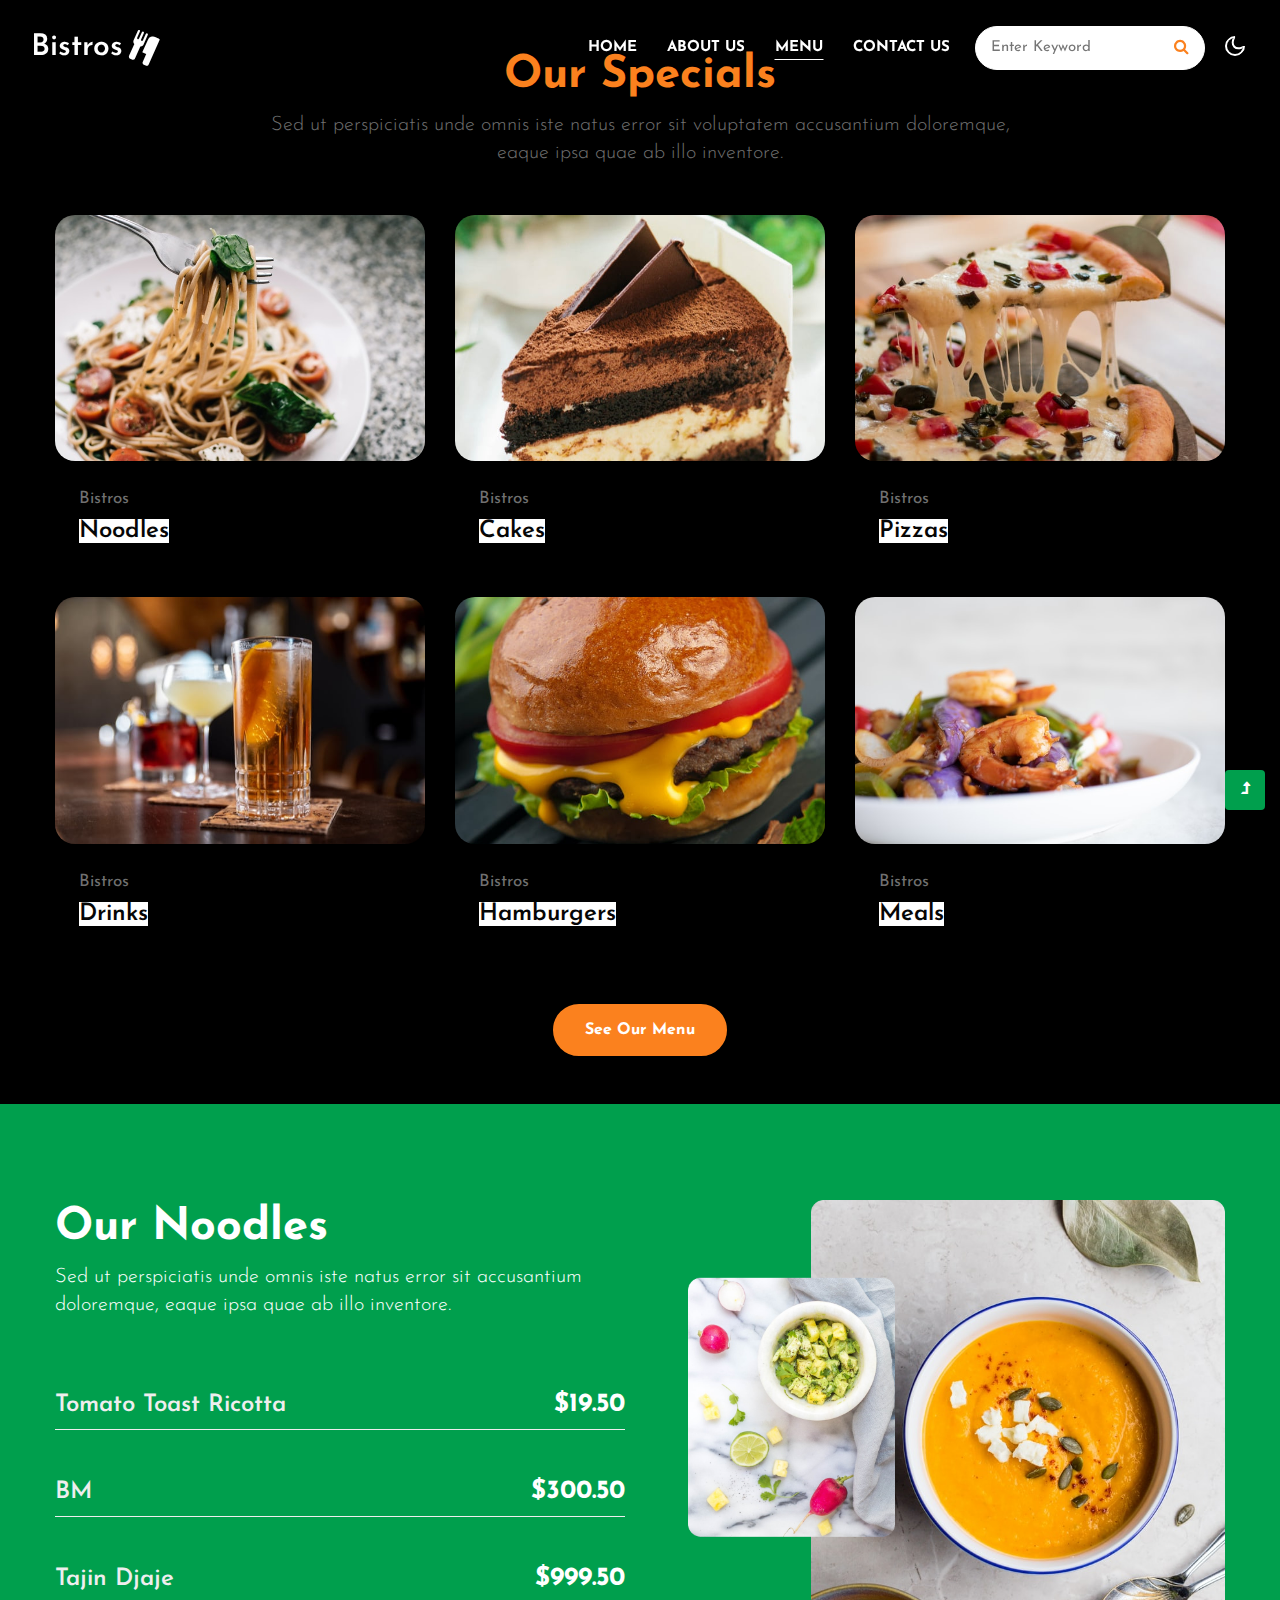
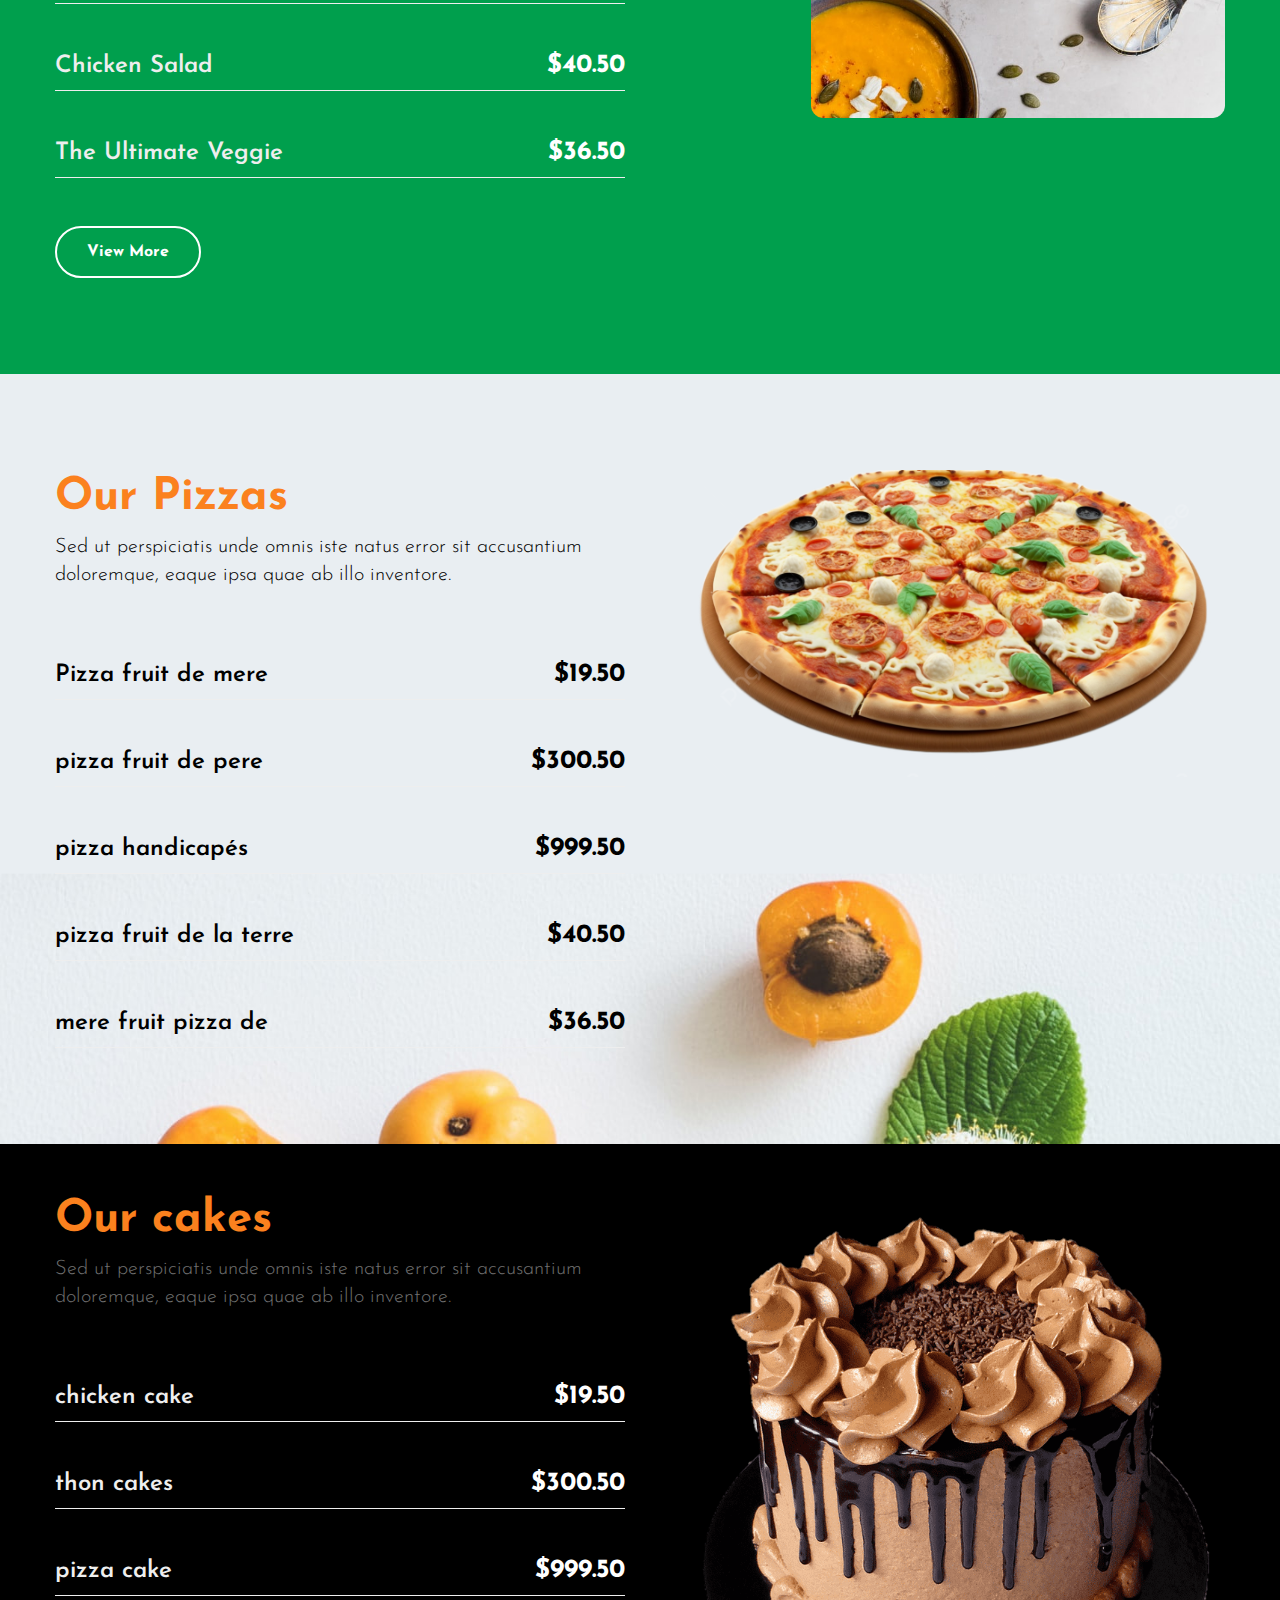
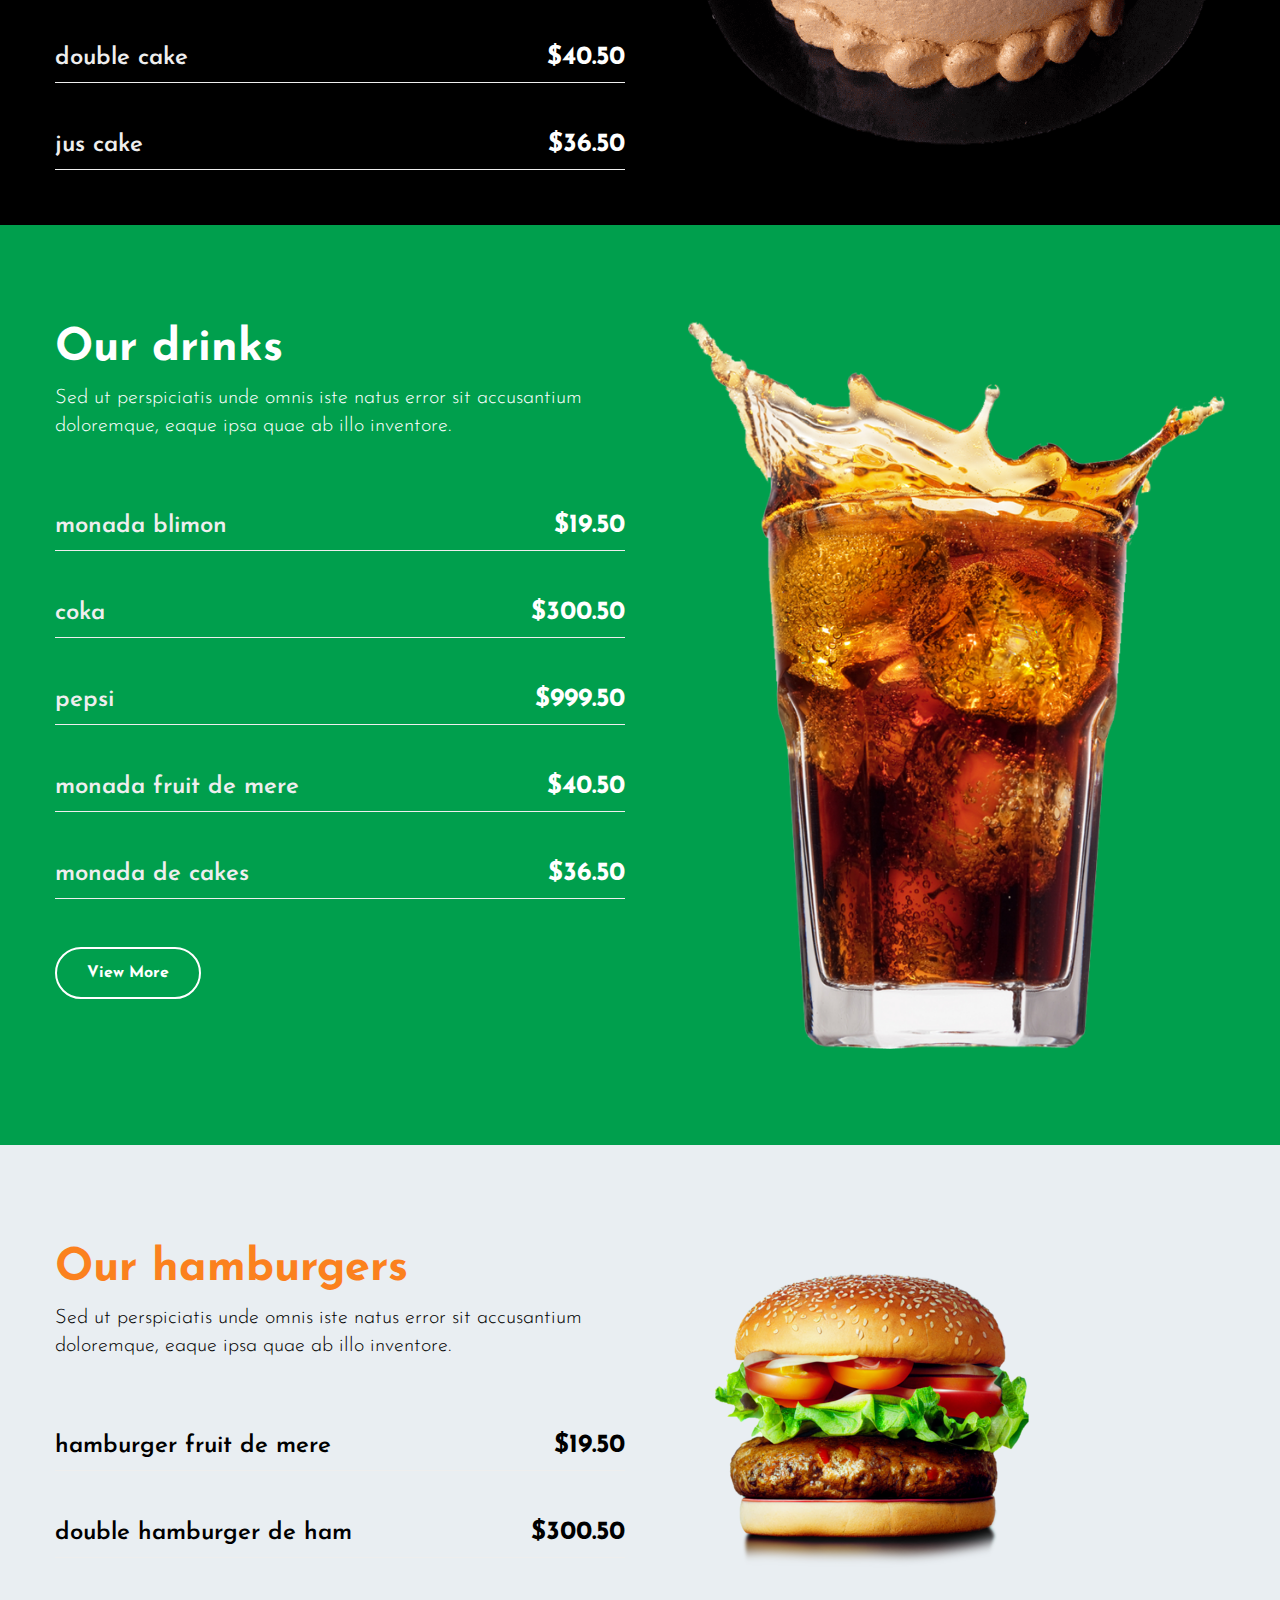
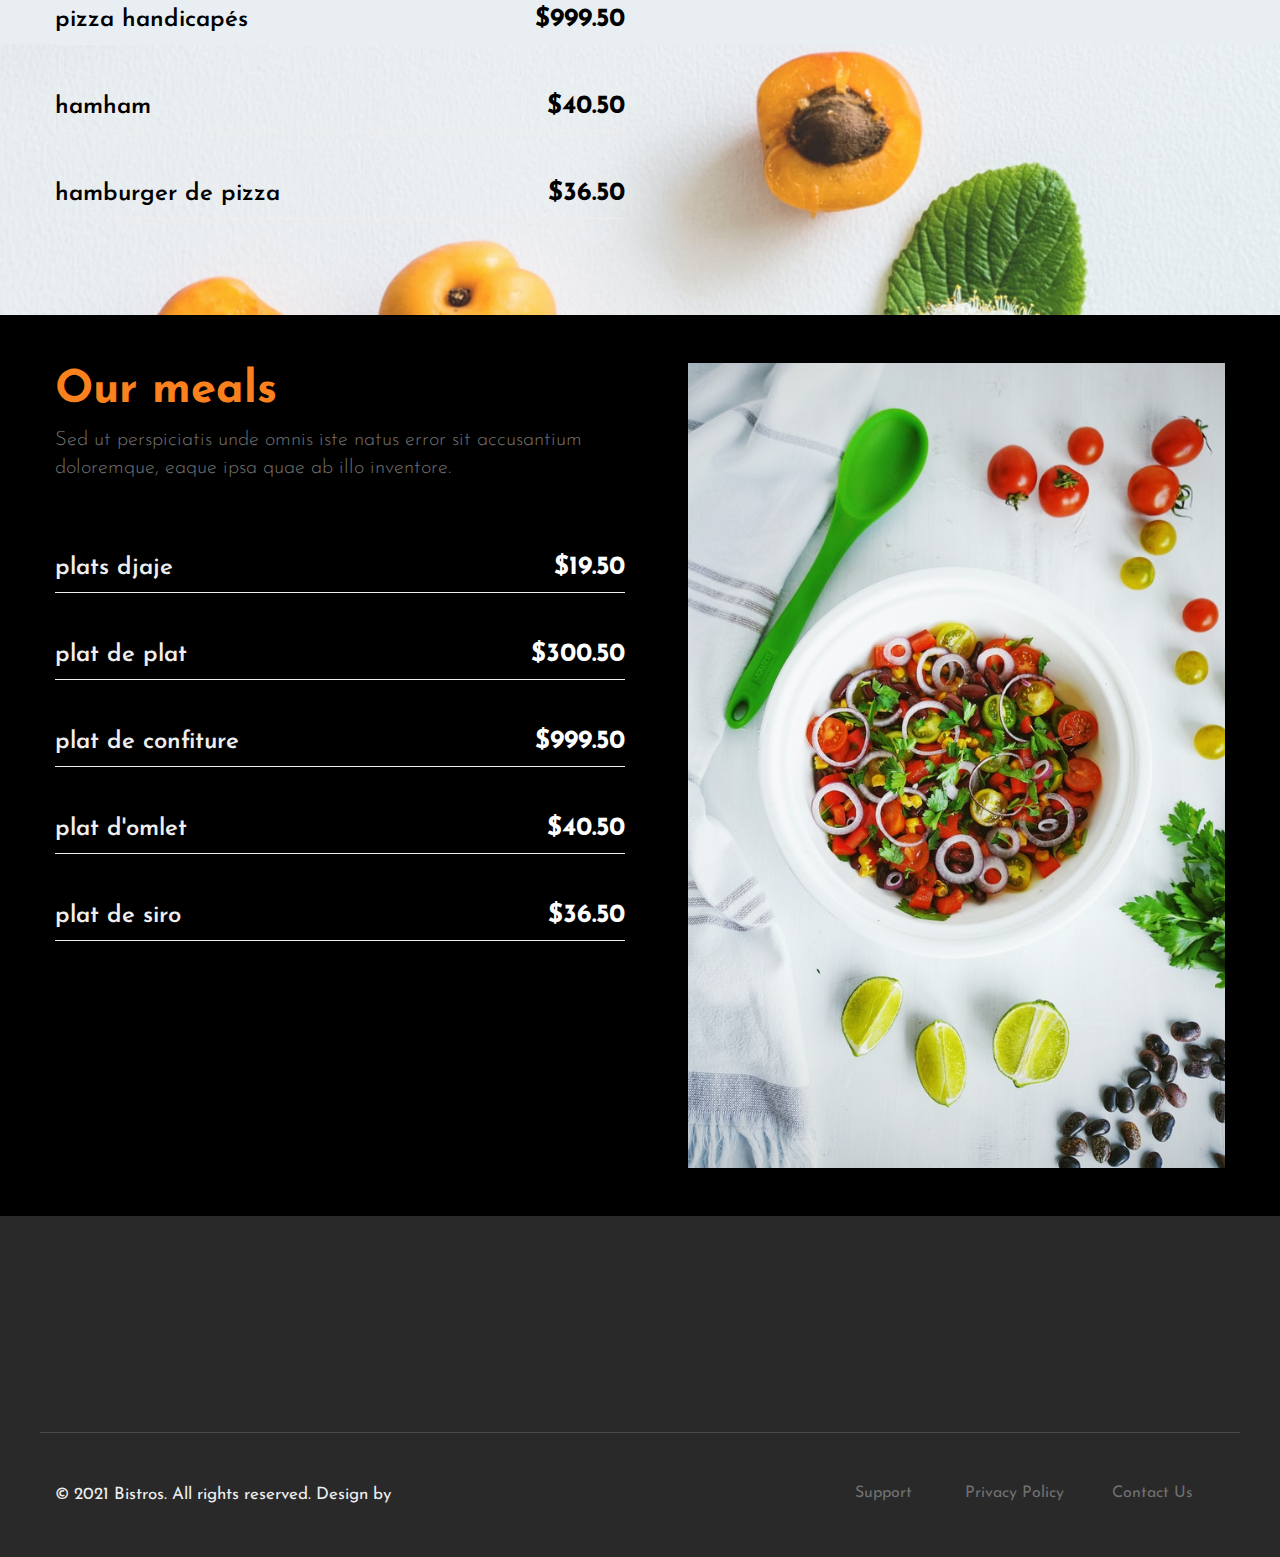
<file: menu.html>
<!doctype html>
<html lang="en">

<head>
    <!-- Required meta tags -->
    <meta charset="utf-8">
    <meta name="viewport" content="width=device-width, initial-scale=1, shrink-to-fit=no">
    <title>Burger - Restaurants Category Responsive Website Template - Home :   </title>
    <meta name="description" content="this web site it's for a restaurant that give a familly meals and good food ">
    <meta name ="keyword" content ="familly restaurant , good food , safi food , safi restaurant , bigmac , pizza">
    
    <!-- google-fonts -->
    <link href="//fonts.googleapis.com/css2?family=Josefin+Sans:wght@100;200;300;400;500;600;700&display=swap"
        rel="stylesheet">
    <!-- //google-fonts -->
    <!-- Template CSS Style link -->
    <link rel="stylesheet" href="assets/css/style-starter.css">
</head>

<body>
    <!--header-->
    <header id="site-header" class="fixed-top">
        <div class="container-fluid">
            <nav class="navbar navbar-expand-lg stroke">
                <h1>
                    <a class="navbar-brand d-flex align-items-center" href="index.html">
                        Bistros <i class="fa fa-cutlery ml-2" aria-hidden="true"></i></a>
                </h1>
                <!-- if logo is image enable this   
    <a class="navbar-brand" href="#index.html">
        <img src="image-path" alt="Your logo" title="Your logo" style="height:35px;" />
    </a> -->
                <button class="navbar-toggler  collapsed bg-gradient" type="button" data-toggle="collapse"
                    data-target="#navbarTogglerDemo02" aria-controls="navbarTogglerDemo02" aria-expanded="false"
                    aria-label="Toggle navigation">
                    <span class="navbar-toggler-icon fa icon-expand fa-bars"></span>
                    <span class="navbar-toggler-icon fa icon-close fa-times"></span>
                </button>

                <div class="collapse navbar-collapse" id="navbarTogglerDemo02">
                    <ul class="navbar-nav ml-lg-auto">
                        <li class="nav-item">
                            <a class="nav-link" href="index.html">Home <span class="sr-only">(current)</span></a>
                        </li>
                        <li class="nav-item">
                            <a class="nav-link" href="about.html">About Us</a>
                        </li>
                        <li class="nav-item active">
                            <a class="nav-link" href="menu.html">Menu</a>
                        </li>
                        <li class="nav-item">
                            <a class="nav-link" href="contact.html">Contact Us</a>
                        </li>
                        <!-- search button -->
                        <div class="search-right">
                            <form action="#search" method="GET" class="search-box position-relative">
                                <div class="input-search">
                                    <input type="search" placeholder="Enter Keyword" name="search" required="required"
                                        autofocus="" class="search-popup">
                                </div>
                                <button type="submit" class="btn search-btn"><i class="fa fa-search"
                                        aria-hidden="true"></i></button>
                            </form>
                        </div>
                        <!-- //search button -->
                    </ul>
                </div>
                <!-- toggle switch for light and dark theme -->
                <div class="cont-ser-position">
                    <nav class="navigation">
                        <div class="theme-switch-wrapper">
                            <label class="theme-switch" for="checkbox">
                                <input type="checkbox" id="checkbox">
                                <div class="mode-container">
                                    <i class="gg-sun"></i>
                                    <i class="gg-moon"></i>
                                </div>
                            </label>
                        </div>
                    </nav>
                </div>
                <!-- //toggle switch for light and dark theme -->
            </nav>
        </div>
    </header>
    <!--//header-->
<!-- //footer -->

    
    
<section style="background-color: black;" >
    <div class="portfolio-main py-md-5 py-4">
        <div class="container">
            <div class="row justify-content-center text-center">
                <div class="col-md-8">
                    <div class="section-heading mb-sm-5 mb-4">
                        <h3 class="title-style mb-2">Our Specials</h3>
                        <p class="lead">
                            Sed ut perspiciatis unde omnis iste natus error sit voluptatem accusantium doloremque,
                            eaque ipsa quae ab illo inventore.
                        </p>
                    </div>
                </div>
            </div>
            <div class="row galler-top">
                <div class="col-md-4 col-sm-6 protfolio-item hover14">
                    <a href="menu.html#noodles" data-lightbox="example-set" data-title="Branding Design">
                        <figure>
                            <img src="assets/images/g1.jpg" alt="product" class="img-fluid">
                            <div class="p-4">
                                <p>Bistros</p>
                                <a href="menu.html#noodles" class="mb-5 img-title">Noodles</a>
                            </div>
                        </figure>
                    </a>
                </div>
                <div class="col-md-4 col-sm-6 protfolio-item hover14 mt-sm-0 mt-4">
                    <a href="menu.html#kikat" data-lightbox="example-set" data-title="Gradient Website Development">
                        <figure>
                            <img src="assets/images/g2.jpg" alt="product" class="img-fluid">
                            <div class="p-4">
                                <p>Bistros</p>
                                <a href="menu.html#kikat    " class="mb-5 img-title">Cakes</a>
                            </div>
                        </figure>
                    </a>
                </div>
                <div class="col-md-4 col-sm-6 protfolio-item hover14 mt-md-0 mt-4">
                    <a href="menu.html#pizza" data-lightbox="example-set" data-title="Design and Development">
                        <figure>
                            <img src="assets/images/g3.jpg" alt="product" class="img-fluid">
                            <div class="p-4">
                                <p>Bistros</p>
                                <a href="menu.html#pizza" class="mb-5 img-title">Pizzas</a>
                            </div>
                        </figure>
                    </a>
                </div>
                <div class="col-md-4 col-sm-6 protfolio-item hover14 mt-4">
                    <a href="menu.html#monada" data-lightbox="example-set" data-title="Magazine Content Writing">
                        <figure>
                            <img src="assets/images/g4.jpg" alt="product" class="img-fluid">
                            <div class="p-4">
                                <p>Bistros</p>
                                <a href="menu.html#monada" class="mb-5 img-title">Drinks</a>
                            </div>
                        </figure>
                    </a>
                </div>
                <div class="col-md-4 col-sm-6 protfolio-item hover14 mt-4">
                    <a href="menu.html#hamburg" data-lightbox="example-set" data-title="Magazine Content Writing">
                        <figure>
                            <img src="assets/images/g5.jpg" alt="product" class="img-fluid">
                            <div class="p-4">
                                <p>Bistros</p>
                                <a href="menu.html#hamburg" class="mb-5 img-title">Hamburgers</a>
                            </div>
                        </figure>
                    </a>
                </div>
                <div class="col-md-4 col-sm-6 protfolio-item hover14 mt-4">
                    <a href="menu.html#plat" data-lightbox="example-set" data-title="Magazine Content Writing">
                        <figure>
                            <img src="assets/images/g6.jpg" alt="product" class="img-fluid">
                            <div class="p-4">
                                <p>Bistros</p>
                                <a href="menu.html#plat" class="mb-5 img-title">Meals</a>
                            </div>
                        </figure>
                    </a>
                </div>
            </div>
            <div class="text-center">
                <a href="menu.html" class="btn btn-style-white btn-style-primary mt-lg-5 mt-2">See Our Menu</a>
            </div>
        </div>
    </div>
</section>
<!-- //specials section -->

    <!-- dishes section -->
    <section class="w3l-recipes py-5" id="noodles">
        <div class="container py-md-5 py-4">
            <div class="row">
                <div class="col-lg-6 recipe-left mb-md-0 mb-5">
                    <div class="section-heading mb-sm-5 mb-4">
                        <h3 class="title-style mb-2 text-white">Our Noodles</h3>
                        <p class="lead text-white">
                            Sed ut perspiciatis unde omnis iste natus error sit accusantium doloremque,
                            eaque ipsa quae ab illo inventore.
                        </p>
                    </div>
                    <div class="menu-sec mt-5 pt-md-4">
                        <div class="row border-dot no-gutters">
                            <div class="col-8 menu-item-name-home">
                                <h6>Tomato Toast Ricotta</h6>
                            </div>
                            <div class="col-4 menu-item-price-home text-right">
                                <h6>$19.50</h6>
                            </div>
                        </div>
                    </div>
                    <div class="menu-sec mt-sm-5 mt-4">
                        <div class="row border-dot no-gutters">
                            <div class="col-8 menu-item-name-home">
                                <h6>BM</h6>
                            </div>
                            <div class="col-4 menu-item-price-home text-right">
                                <h6>$300.50</h6>
                            </div>
                        </div>
                    </div>
                    <div class="menu-sec mt-sm-5 mt-4">
                        <div class="row border-dot no-gutters">
                            <div class="col-8 menu-item-name-home">
                                <h6>Tajin Djaje</h6>
                            </div>
                            <div class="col-4 menu-item-price-home text-right">
                                <h6>$999.50</h6>
                            </div>
                        </div>
                    </div>
                    <div class="menu-sec mt-sm-5 mt-4">
                        <div class="row border-dot no-gutters">
                            <div class="col-8 menu-item-name-home">
                                <h6>Chicken Salad</h6>
                            </div>
                            <div class="col-4 menu-item-price-home text-right">
                                <h6>$40.50</h6>
                            </div>
                        </div>
                    </div>
                    <div class="menu-sec mt-sm-5 mt-4">
                        <div class="row border-dot no-gutters">
                            <div class="col-8 menu-item-name-home">
                                <h6>The Ultimate Veggie </h6>
                            </div>
                            <div class="col-4 menu-item-price-home text-right">
                                <h6>$36.50</h6>
                            </div>
                        </div>
                    </div>
                    <a class="btn btn-style-white btn-style-border mt-5" href="about.html">View More</a>
                </div>
                <div class="col-lg-6 recipe-right pl-5">
                    <img src="assets/images/image1.png" alt="" class="img-fluid img-responsive" />
                </div>
            </div>
        </div>
    </section>
    <!-- //dishes section -->
    <!-- dishes section -->
    <section class="w3-bottom-stats py-5" id="pizza">
        <div class="container py-md-5 py-4">
            <div class="row">
                <div class="col-lg-6 recipe-left mb-md-0 mb-5">
                    <div class="section-heading mb-sm-5 mb-4">
                        <h3 class="title-style mb-2 text-orange">Our Pizzas</h3>
                        <p class="lead text-black">
                            Sed ut perspiciatis unde omnis iste natus error sit accusantium doloremque,
                            eaque ipsa quae ab illo inventore.
                        </p>
                    </div>
                    <div class="menu-sec mt-5 pt-md-4">
                        <div class="row border-dot no-gutters">
                            <div class="col-8 menu-item-name-home">
                                <h6 class="text-black">Pizza fruit de mere</h6>
                            </div>
                            <div class="col-4 menu-item-price-home text-right">
                                <h6 class="text-black">$19.50</h6>
                            </div>
                        </div>
                    </div>
                    <div class="menu-sec mt-sm-5 mt-4">
                        <div class="row border-dot no-gutters">
                            <div class="col-8 menu-item-name-home">
                                <h6 class="text-black">pizza fruit de pere</h6>
                            </div>
                            <div class="col-4 menu-item-price-home text-right">
                                <h6 class="text-black">$300.50</h6>
                            </div>
                        </div>
                    </div>
                    <div class="menu-sec mt-sm-5 mt-4">
                        <div class="row border-dot no-gutters">
                            <div class="col-8 menu-item-name-home">
                                <h6 class="text-black">pizza handicapés</h6>
                            </div>
                            <div class="col-4 menu-item-price-home text-right">
                                <h6 class="text-black">$999.50</h6>
                            </div>
                        </div>
                    </div>
                    <div class="menu-sec mt-sm-5 mt-4">
                        <div class="row border-dot no-gutters">
                            <div class="col-8 menu-item-name-home">
                                <h6 class="text-black">pizza fruit de la terre</h6>
                            </div>
                            <div class="col-4 menu-item-price-home text-right">
                                <h6 class="text-black">$40.50</h6>
                            </div>
                        </div>
                    </div>
                    <div class="menu-sec mt-sm-5 mt-4">
                        <div class="row border-dot no-gutters">
                            <div class="col-8 menu-item-name-home">
                                <h6 class="text-black">mere fruit pizza de </h6>
                            </div>
                            <div class="col-4 menu-item-price-home text-right">
                                <h6 class="text-black">$36.50</h6>
                            </div>
                        </div>
                    </div>
                   
                </div>
                <div class="col-lg-6 recipe-right pl-5">
                    <img src="assets/images/image2.png" alt="" class="img-fluid img-responsive" />
                </div>
            </div>
        </div>
    </section>
    <!-- //dishes section -->
    <!-- dishes section -->
    <section style="background-color: black;" id="kikat">
        <div class="container py-md-5 py-4">
            <div class="row">
                <div class="col-lg-6 recipe-left mb-md-0 mb-5">
                    <div class="section-heading mb-sm-5 mb-4">
                        <h3 class="title-style mb-2 text-orange">Our cakes</h3>
                        <p class="lead ">
                            Sed ut perspiciatis unde omnis iste natus error sit accusantium doloremque,
                            eaque ipsa quae ab illo inventore.
                        </p>
                    </div>
                    <div class="menu-sec mt-5 pt-md-4">
                        <div class="row border-dot no-gutters">
                            <div class="col-8 menu-item-name-home">
                                <h6 >chicken cake</h6>
                            </div>
                            <div class="col-4 menu-item-price-home text-right">
                                <h6>$19.50</h6>
                            </div>
                        </div>
                    </div>
                    <div class="menu-sec mt-sm-5 mt-4">
                        <div class="row border-dot no-gutters">
                            <div class="col-8 menu-item-name-home">
                                <h6>thon cakes</h6>
                            </div>
                            <div class="col-4 menu-item-price-home text-right">
                                <h6>$300.50</h6>
                            </div>
                        </div>
                    </div>
                    <div class="menu-sec mt-sm-5 mt-4">
                        <div class="row border-dot no-gutters">
                            <div class="col-8 menu-item-name-home">
                                <h6>pizza cake</h6>
                            </div>
                            <div class="col-4 menu-item-price-home text-right">
                                <h6>$999.50</h6>
                            </div>
                        </div>
                    </div>
                    <div class="menu-sec mt-sm-5 mt-4">
                        <div class="row border-dot no-gutters">
                            <div class="col-8 menu-item-name-home">
                                <h6>double cake</h6>
                            </div>
                            <div class="col-4 menu-item-price-home text-right">
                                <h6>$40.50</h6>
                            </div>
                        </div>
                    </div>
                    <div class="menu-sec mt-sm-5 mt-4">
                        <div class="row border-dot no-gutters">
                            <div class="col-8 menu-item-name-home">
                                <h6>jus cake </h6>
                            </div>
                            <div class="col-4 menu-item-price-home text-right">
                                <h6>$36.50</h6>
                            </div>
                        </div>
                    </div>
                   
                </div>
                <div class="col-lg-6 recipe-right pl-5">
                    <img src="assets/images/cake.png" alt="" class="img-fluid img-responsive" />
                </div>
            </div>
        </div>
    </section>
    <!-- //dishes section -->

    <!-- dishes section -->
    <section class="w3l-recipes py-5" id="monada">
        <div class="container py-md-5 py-4">
            <div class="row">
                <div class="col-lg-6 recipe-left mb-md-0 mb-5">
                    <div class="section-heading mb-sm-5 mb-4">
                        <h3 class="title-style mb-2 text-white">Our drinks</h3>
                        <p class="lead text-white">
                            Sed ut perspiciatis unde omnis iste natus error sit accusantium doloremque,
                            eaque ipsa quae ab illo inventore.
                        </p>
                    </div>
                    <div class="menu-sec mt-5 pt-md-4">
                        <div class="row border-dot no-gutters">
                            <div class="col-8 menu-item-name-home">
                                <h6>monada blimon</h6>
                            </div>
                            <div class="col-4 menu-item-price-home text-right">
                                <h6>$19.50</h6>
                            </div>
                        </div>
                    </div>
                    <div class="menu-sec mt-sm-5 mt-4">
                        <div class="row border-dot no-gutters">
                            <div class="col-8 menu-item-name-home">
                                <h6>coka</h6>
                            </div>
                            <div class="col-4 menu-item-price-home text-right">
                                <h6>$300.50</h6>
                            </div>
                        </div>
                    </div>
                    <div class="menu-sec mt-sm-5 mt-4">
                        <div class="row border-dot no-gutters">
                            <div class="col-8 menu-item-name-home">
                                <h6>pepsi</h6>
                            </div>
                            <div class="col-4 menu-item-price-home text-right">
                                <h6>$999.50</h6>
                            </div>
                        </div>
                    </div>
                    <div class="menu-sec mt-sm-5 mt-4">
                        <div class="row border-dot no-gutters">
                            <div class="col-8 menu-item-name-home">
                                <h6>monada fruit de mere</h6>
                            </div>
                            <div class="col-4 menu-item-price-home text-right">
                                <h6>$40.50</h6>
                            </div>
                        </div>
                    </div>
                    <div class="menu-sec mt-sm-5 mt-4">
                        <div class="row border-dot no-gutters">
                            <div class="col-8 menu-item-name-home">
                                <h6>monada de cakes </h6>
                            </div>
                            <div class="col-4 menu-item-price-home text-right">
                                <h6>$36.50</h6>
                            </div>
                        </div>
                    </div>
                    <a class="btn btn-style-white btn-style-border mt-5" href="about.html">View More</a>
                </div>
                <div class="col-lg-6 recipe-right pl-5">
                    <img src="assets/images/coka.png " alt="" class="img-fluid img-responsive" />
                </div>
            </div>
        </div>
    </section>
    <!-- //dishes section -->
    <!-- dishes section -->
    <section class="w3-bottom-stats py-5" id="hamburg">
        <div class="container py-md-5 py-4">
            <div class="row">
                <div class="col-lg-6 recipe-left mb-md-0 mb-5">
                    <div class="section-heading mb-sm-5 mb-4">
                        <h3 class="title-style mb-2 text-orange">Our hamburgers</h3>
                        <p class="lead text-black">
                            Sed ut perspiciatis unde omnis iste natus error sit accusantium doloremque,
                            eaque ipsa quae ab illo inventore.
                        </p>
                    </div>
                    <div class="menu-sec mt-5 pt-md-4">
                        <div class="row border-dot no-gutters">
                            <div class="col-8 menu-item-name-home">
                                <h6 class="text-black">hamburger fruit de mere</h6>
                            </div>
                            <div class="col-4 menu-item-price-home text-right">
                                <h6 class="text-black">$19.50</h6>
                            </div>
                        </div>
                    </div>
                    <div class="menu-sec mt-sm-5 mt-4">
                        <div class="row border-dot no-gutters">
                            <div class="col-8 menu-item-name-home">
                                <h6 class="text-black">double hamburger de ham</h6>
                            </div>
                            <div class="col-4 menu-item-price-home text-right">
                                <h6 class="text-black">$300.50</h6>
                            </div>
                        </div>
                    </div>
                    <div class="menu-sec mt-sm-5 mt-4">
                        <div class="row border-dot no-gutters">
                            <div class="col-8 menu-item-name-home">
                                <h6 class="text-black">pizza handicapés</h6>
                            </div>
                            <div class="col-4 menu-item-price-home text-right">
                                <h6 class="text-black">$999.50</h6>
                            </div>
                        </div>
                    </div>
                    <div class="menu-sec mt-sm-5 mt-4">
                        <div class="row border-dot no-gutters">
                            <div class="col-8 menu-item-name-home">
                                <h6 class="text-black">hamham</h6>
                            </div>
                            <div class="col-4 menu-item-price-home text-right">
                                <h6 class="text-black">$40.50</h6>
                            </div>
                        </div>
                    </div>
                    <div class="menu-sec mt-sm-5 mt-4">
                        <div class="row border-dot no-gutters">
                            <div class="col-8 menu-item-name-home">
                                <h6 class="text-black">hamburger de pizza </h6>
                            </div>
                            <div class="col-4 menu-item-price-home text-right">
                                <h6 class="text-black">$36.50</h6>
                            </div>
                        </div>
                    </div>
                   
                </div>
                <div class="col-lg-6 recipe-right pl-5">
                    <img src="assets/images/hamburg.png" alt="" class="img-fluid img-responsive" />
                </div>
            </div>
        </div>
    </section>
    <!-- //dishes section -->
    <!-- dishes section -->
    <section style="background-color: black;" id="plat">
        <div class="container py-md-5 py-4">
            <div class="row">
                <div class="col-lg-6 recipe-left mb-md-0 mb-5">
                    <div class="section-heading mb-sm-5 mb-4">
                        <h3 class="title-style mb-2 text-orange">Our meals</h3>
                        <p class="lead ">
                            Sed ut perspiciatis unde omnis iste natus error sit accusantium doloremque,
                            eaque ipsa quae ab illo inventore.
                        </p>
                    </div>
                    <div class="menu-sec mt-5 pt-md-4">
                        <div class="row border-dot no-gutters">
                            <div class="col-8 menu-item-name-home">
                                <h6 >plats djaje</h6>
                            </div>
                            <div class="col-4 menu-item-price-home text-right">
                                <h6>$19.50</h6>
                            </div>
                        </div>
                    </div>
                    <div class="menu-sec mt-sm-5 mt-4">
                        <div class="row border-dot no-gutters">
                            <div class="col-8 menu-item-name-home">
                                <h6>plat de plat</h6>
                            </div>
                            <div class="col-4 menu-item-price-home text-right">
                                <h6>$300.50</h6>
                            </div>
                        </div>
                    </div>
                    <div class="menu-sec mt-sm-5 mt-4">
                        <div class="row border-dot no-gutters">
                            <div class="col-8 menu-item-name-home">
                                <h6>plat de confiture</h6>
                            </div>
                            <div class="col-4 menu-item-price-home text-right">
                                <h6>$999.50</h6>
                            </div>
                        </div>
                    </div>
                    <div class="menu-sec mt-sm-5 mt-4">
                        <div class="row border-dot no-gutters">
                            <div class="col-8 menu-item-name-home">
                                <h6>plat d'omlet</h6>
                            </div>
                            <div class="col-4 menu-item-price-home text-right">
                                <h6>$40.50</h6>
                            </div>
                        </div>
                    </div>
                    <div class="menu-sec mt-sm-5 mt-4">
                        <div class="row border-dot no-gutters">
                            <div class="col-8 menu-item-name-home">
                                <h6>plat de siro </h6>
                            </div>
                            <div class="col-4 menu-item-price-home text-right">
                                <h6>$36.50</h6>
                            </div>
                        </div>
                    </div>
                   
                </div>
                <div class="col-lg-6 recipe-right pl-5">
                    <img src="assets/images/image2.jpg" alt="" class="img-fluid img-responsive" />
                </div>
            </div>
        </div>
    </section>
    <!-- //dishes section -->

    <footer class="w3l-footer-29-main"  id="contact">
        <div class="footer-29-w3l py-5">
            <div class="container pt-md-5 pt-4">
                
                
                <!-- copyright -->
                <div class="w3l-copyright mt-lg-5 mt-sm-4 pt-md-4 pt-3">
                    <div class="row bottom-copies pt-md-5 pt-4 mt-md-5 mt-4">
                        <p class="col-lg-8 copy-footer-29">© 2021 Bistros. All rights reserved. Design by <a
                                href="https://  .com/" target="_blank">
                                  </a></p>
    
                        <div class="col-lg-4 footer-list-29 mt-lg-0 mt-md-4 mt-2">
                            <ul class="d-flex text-lg-right">
                                <li><a href="#support"> Support</a></li>
                                <li class="mx-lg-5 mx-md-4 mx-3"><a href="#privacy">Privacy Policy</a>
                                </li>
                                <li><a href="contact.html">Contact Us</a></li>
                            </ul>
                        </div>
                    </div>
                </div>
            </div>
        </div>
    </footer>
    <!-- grids section -->
    
    
    <!-- //stats section -->
    <!-- Js scripts -->
    <!-- move top -->
    <button onclick="topFunction()" id="movetop" title="Go to top">
        <span class="fa fa-level-up" aria-hidden="true"></span>
    </button>
    <script>
        // When the user scrolls down 20px from the top of the document, show the button
        window.onscroll = function () {
            scrollFunction()
        };

        function scrollFunction() {
            if (document.body.scrollTop > 20 || document.documentElement.scrollTop > 20) {
                document.getElementById("movetop").style.display = "block";
            } else {
                document.getElementById("movetop").style.display = "none";
            }
        }

        // When the user clicks on the button, scroll to the top of the document
        function topFunction() {
            document.body.scrollTop = 0;
            document.documentElement.scrollTop = 0;
        }
    </script>
    <!-- //move top -->

    <!-- common jquery plugin -->
    <script src="assets/js/jquery-3.3.1.min.js"></script>
    <!-- //common jquery plugin -->

    <!-- counter for stats -->
    <script src="assets/js/counter.js"></script>
    <!-- //counter for stats -->

    <!-- theme switch js (light and dark)-->
    <script src="assets/js/theme-change.js"></script>
    <script>
        function autoType(elementClass, typingSpeed) {
            var thhis = $(elementClass);
            thhis.css({
                "position": "relative",
                "display": "inline-block"
            });
            thhis.prepend('<div class="cursor" style="right: initial; left:0;"></div>');
            thhis = thhis.find(".text-js");
            var text = thhis.text().trim().split('');
            var amntOfChars = text.length;
            var newString = "";
            thhis.text("|");
            setTimeout(function () {
                thhis.css("opacity", 1);
                thhis.prev().removeAttr("style");
                thhis.text("");
                for (var i = 0; i < amntOfChars; i++) {
                    (function (i, char) {
                        setTimeout(function () {
                            newString += char;
                            thhis.text(newString);
                        }, i * typingSpeed);
                    })(i + 1, text[i]);
                }
            }, 1500);
        }

        $(document).ready(function () {
            // Now to start autoTyping just call the autoType function with the 
            // class of outer div
            // The second paramter is the speed between each letter is typed.   
            autoType(".type-js", 200);
        });
    </script>
    <!-- //theme switch js (light and dark)-->

    <!-- MENU-JS -->
    <script>
        $(window).on("scroll", function () {
            var scroll = $(window).scrollTop();

            if (scroll >= 80) {
                $("#site-header").addClass("nav-fixed");
            } else {
                $("#site-header").removeClass("nav-fixed");
            }
        });

        //Main navigation Active Class Add Remove
        $(".navbar-toggler").on("click", function () {
            $("header").toggleClass("active");
        });
        $(document).on("ready", function () {
            if ($(window).width() > 991) {
                $("header").removeClass("active");
            }
            $(window).on("resize", function () {
                if ($(window).width() > 991) {
                    $("header").removeClass("active");
                }
            });
        });
    </script>
    <!-- //MENU-JS -->

    <!-- disable body scroll which navbar is in active -->
    <script>
        $(function () {
            $('.navbar-toggler').click(function () {
                $('body').toggleClass('noscroll');
            })
        });
    </script>
    <!-- //disable body scroll which navbar is in active -->

    <!--bootstrap-->
    <script src="assets/js/bootstrap.min.js"></script>
    <!-- //bootstrap-->
    <!-- //Js scripts -->
</body>

</html>
</file>
<file: assets/css/america.css>
/*
 * Always set the map height explicitly to define the size of the div element
 * that contains the map.
 */
 #map {
    height: 100%;
  }
  
  /*
   * Optional: Makes the sample page fill the window.
   */
  html,
  body {
    height: 100%;
    margin: 0;
    padding: 0;
  }
</file>
<file: assets/css/style-starter.css>
@charset "UTF-8";

/*--
Author: W3layouts
Author URL: http://w3layouts.com
--*/
/*!
 * Bootstrap v4.4.1 (https://getbootstrap.com/)
 * Copyright 2011-2019 The Bootstrap Authors
 * Copyright 2011-2019 Twitter, Inc.
 * Licensed under MIT (https://github.com/twbs/bootstrap/blob/master/LICENSE)
 */
:root {
  --blue: #007bff;
  --indigo: #6610f2;
  --purple: #6f42c1;
  --pink: #e83e8c;
  --red: #dc3545;
  --orange: #fd7e14;
  --yellow: #ffc107;
  --green: #28a745;
  --teal: #20c997;
  --cyan: #17a2b8;
  --white: #fff;
  --gray: #6c757d;
  --gray-dark: #343a40;
  --primary: #ff4c4c;
  --secondary: #e71d36;
  --success: #28a745;
  --info: #17a2b8;
  --warning: #ffc107;
  --danger: #dc3545;
  --light: #f8f9fa;
  --dark: #343a40;
  --breakpoint-xs: 0;
  --breakpoint-sm: 576px;
  --breakpoint-md: 768px;
  --breakpoint-lg: 992px;
  --breakpoint-xl: 1200px;
  --font-family-sans-serif: -apple-system, BlinkMacSystemFont, "Segoe UI", Roboto, "Helvetica Neue", Arial, "Noto Sans", sans-serif, "Apple Color Emoji", "Segoe UI Emoji", "Segoe UI Symbol", "Noto Color Emoji";
  --font-family-monospace: SFMono-Regular, Menlo, Monaco, Consolas, "Liberation Mono", "Courier New", monospace;
}

*,
*::before,
*::after {
  box-sizing: border-box;
}

html {
  font-family: sans-serif;
  line-height: 1.15;
  -webkit-text-size-adjust: 100%;
  -webkit-tap-highlight-color: rgba(0, 0, 0, 0);
}

article,
aside,
figcaption,
figure,
footer,
header,
hgroup,
main,
nav,
section {
  display: block;
}

body {
  margin: 0;
  font-family: -apple-system, BlinkMacSystemFont, "Segoe UI", Roboto, "Helvetica Neue", Arial, "Noto Sans", sans-serif, "Apple Color Emoji", "Segoe UI Emoji", "Segoe UI Symbol", "Noto Color Emoji";
  font-size: 1rem;
  font-weight: 400;
  line-height: 1.5;
  color: #212529;
  text-align: left;
  background-color: #fff;
}

[tabindex="-1"]:focus:not(:focus-visible) {
  outline: 0 !important;
}

hr {
  box-sizing: content-box;
  height: 0;
  overflow: visible;
}

h1,
h2,
h3,
h4,
h5,
h6 {
  margin-top: 0;
  margin-bottom: 0.5rem;
}

p {
  margin-top: 0;
  margin-bottom: 1rem;
}

abbr[title],
abbr[data-original-title] {
  text-decoration: underline;
  -webkit-text-decoration: underline dotted;
  text-decoration: underline dotted;
  cursor: help;
  border-bottom: 0;
  -webkit-text-decoration-skip-ink: none;
  text-decoration-skip-ink: none;
}

address {
  margin-bottom: 1rem;
  font-style: normal;
  line-height: inherit;
}

ol,
ul,
dl {
  margin-top: 0;
  margin-bottom: 1rem;
}

ol ol,
ul ul,
ol ul,
ul ol {
  margin-bottom: 0;
}

dt {
  font-weight: 600;
}

dd {
  margin-bottom: .5rem;
  margin-left: 0;
}

blockquote {
  margin: 0 0 1rem;
}

b,
strong {
  font-weight: bolder;
}

small {
  font-size: 80%;
}

sub,
sup {
  position: relative;
  font-size: 75%;
  line-height: 0;
  vertical-align: baseline;
}

sub {
  bottom: -.25em;
}

sup {
  top: -.5em;
}

a {
  color: var(--font-color);
  text-decoration: none;
  background-color: transparent;
}

a:hover {
  color: var(--primary-color);
  text-decoration: underline;
}

a,
a:hover,
button,
button:hover {
  text-decoration: none;
  transition: .5s all;
  -moz-transition: .5s all;
}

a:not([href]) {
  color: inherit;
  text-decoration: none;
}

a:not([href]):hover {
  color: inherit;
  text-decoration: none;
}

pre,
code,
kbd,
samp {
  font-family: SFMono-Regular, Menlo, Monaco, Consolas, "Liberation Mono", "Courier New", monospace;
  font-size: 1em;
}

pre {
  margin-top: 0;
  margin-bottom: 1rem;
  overflow: auto;
}

figure {
  margin: 0 0 1rem;
}

img {
  vertical-align: middle;
  border-style: none;
}

svg {
  overflow: hidden;
  vertical-align: middle;
}

table {
  border-collapse: collapse;
}

caption {
  padding-top: 0.75rem;
  padding-bottom: 0.75rem;
  color: #6c757d;
  text-align: left;
  caption-side: bottom;
}

th {
  text-align: inherit;
}

label {
  display: inline-block;
  margin-bottom: 0.5rem;
}

button {
  border-radius: 0;
}

button:focus {
  outline: 1px dotted;
  outline: 5px auto -webkit-focus-ring-color;
}

input,
button,
select,
optgroup,
textarea {
  margin: 0;
  font-family: inherit;
  font-size: inherit;
  line-height: inherit;
}

button,
input {
  overflow: visible;
}

button,
select {
  text-transform: none;
}

select {
  word-wrap: normal;
}

button,
[type="button"],
[type="reset"],
[type="submit"] {
  -webkit-appearance: button;
}

button:not(:disabled),
[type="button"]:not(:disabled),
[type="reset"]:not(:disabled),
[type="submit"]:not(:disabled) {
  cursor: pointer;
}

button::-moz-focus-inner,
[type="button"]::-moz-focus-inner,
[type="reset"]::-moz-focus-inner,
[type="submit"]::-moz-focus-inner {
  padding: 0;
  border-style: none;
}

input[type="radio"],
input[type="checkbox"] {
  box-sizing: border-box;
  padding: 0;
}

input[type="date"],
input[type="time"],
input[type="datetime-local"],
input[type="month"] {
  -webkit-appearance: listbox;
}

textarea {
  overflow: auto;
  resize: vertical;
}

fieldset {
  min-width: 0;
  padding: 0;
  margin: 0;
  border: 0;
}

legend {
  display: block;
  width: 100%;
  max-width: 100%;
  padding: 0;
  margin-bottom: .5rem;
  font-size: 1.5rem;
  line-height: inherit;
  color: inherit;
  white-space: normal;
}

@media (max-width: 1200px) {
  legend {
    font-size: calc(1.275rem + 0.3vw);
  }
}

progress {
  vertical-align: baseline;
}

[type="number"]::-webkit-inner-spin-button,
[type="number"]::-webkit-outer-spin-button {
  height: auto;
}

[type="search"] {
  outline-offset: -2px;
  -webkit-appearance: none;
}

[type="search"]::-webkit-search-decoration {
  -webkit-appearance: none;
}

::-webkit-file-upload-button {
  font: inherit;
  -webkit-appearance: button;
}

output {
  display: inline-block;
}

summary {
  display: list-item;
  cursor: pointer;
}

template {
  display: none;
}

[hidden] {
  display: none !important;
}

h1,
h2,
h3,
h4,
h5,
h6,
.h1,
.h2,
.h3,
.h4,
.h5,
.h6 {
  margin-bottom: 0.5rem;
  font-weight: 400;
  line-height: 28px;
}

h1,
.h1 {
  font-size: 2.5rem;
}

@media (max-width: 1200px) {

  h1,
  .h1 {
    font-size: calc(1.375rem + 1.5vw);
  }
}

h2,
.h2 {
  font-size: 2rem;
}

@media (max-width: 1200px) {

  h2,
  .h2 {
    font-size: calc(1.325rem + 0.9vw);
  }
}

h3,
.h3 {
  font-size: 1.75rem;
}

@media (max-width: 1200px) {

  h3,
  .h3 {
    font-size: calc(1.3rem + 0.6vw);
  }
}

h4,
.h4 {
  font-size: 1.5rem;
}

@media (max-width: 1200px) {

  h4,
  .h4 {
    font-size: calc(1.275rem + 0.3vw);
  }
}

h5,
.h5 {
  font-size: 1.25rem;
}

h6,
.h6 {
  font-size: 1rem;
}

.lead {
  font-size: 1.25rem;
  font-weight: 300;
}

.display-1 {
  font-size: 6rem;
  font-weight: 300;
  line-height: 1.2;
}

@media (max-width: 1200px) {
  .display-1 {
    font-size: calc(1.725rem + 5.7vw);
  }
}

.display-2 {
  font-size: 5.5rem;
  font-weight: 300;
  line-height: 1.2;
}

@media (max-width: 1200px) {
  .display-2 {
    font-size: calc(1.675rem + 5.1vw);
  }
}

.display-3 {
  font-size: 4.5rem;
  font-weight: 300;
  line-height: 1.2;
}

@media (max-width: 1200px) {
  .display-3 {
    font-size: calc(1.575rem + 3.9vw);
  }
}

.display-4 {
  font-size: 3.5rem;
  font-weight: 300;
  line-height: 1.2;
}

@media (max-width: 1200px) {
  .display-4 {
    font-size: calc(1.475rem + 2.7vw);
  }
}

hr {
  margin-top: 1rem;
  margin-bottom: 1rem;
  border: 0;
  border-top: 1px solid rgba(0, 0, 0, 0.1);
}

small,
.small {
  font-size: 80%;
  font-weight: 400;
}

mark,
.mark {
  padding: 0.2em;
  background-color: #fcf8e3;
}

.list-unstyled {
  padding-left: 0;
  list-style: none;
}

.list-inline {
  padding-left: 0;
  list-style: none;
}

.list-inline-item {
  display: inline-block;
}

.list-inline-item:not(:last-child) {
  margin-right: 0.5rem;
}

.initialism {
  font-size: 90%;
  text-transform: uppercase;
}

.blockquote {
  margin-bottom: 1rem;
  font-size: 1.25rem;
}

.blockquote-footer {
  display: block;
  font-size: 80%;
  color: #6c757d;
}

.blockquote-footer::before {
  content: "\2014\00A0";
}

.img-fluid {
  max-width: 100%;
  height: auto;
}

.img-thumbnail {
  padding: 0.25rem;
  background-color: #fff;
  border: 1px solid #dee2e6;
  border-radius: 0.25rem;
  max-width: 100%;
  height: auto;
}

.figure {
  display: inline-block;
}

.figure-img {
  margin-bottom: 0.5rem;
  line-height: 1;
}

.figure-caption {
  font-size: 90%;
  color: #6c757d;
}

code {
  font-size: 87.5%;
  color: #e83e8c;
  word-wrap: break-word;
}

a>code {
  color: inherit;
}

kbd {
  padding: 0.2rem 0.4rem;
  font-size: 87.5%;
  color: #fff;
  background-color: #212529;
  border-radius: 0.2rem;
}

kbd kbd {
  padding: 0;
  font-size: 100%;
  font-weight: 600;
}

pre {
  display: block;
  font-size: 87.5%;
  color: #212529;
}

pre code {
  font-size: inherit;
  color: inherit;
  word-break: normal;
}

.pre-scrollable {
  max-height: 340px;
  overflow-y: scroll;
}

.container {
  width: 100%;
  padding-right: 15px;
  padding-left: 15px;
  margin-right: auto;
  margin-left: auto;
}

@media (min-width: 576px) {
  .container {
    max-width: 540px;
  }
}

@media (min-width: 768px) {
  .container {
    max-width: 720px;
  }
}

@media (min-width: 992px) {
  .container {
    max-width: 960px;
  }
}

@media (min-width: 1200px) {
  .container {
    max-width: 1140px;
  }
}

.container-fluid,
.container-sm,
.container-md,
.container-lg,
.container-xl {
  width: 100%;
  padding-right: 15px;
  padding-left: 15px;
  margin-right: auto;
  margin-left: auto;
}

@media (min-width: 576px) {

  .container,
  .container-sm {
    max-width: 540px;
  }
}

@media (min-width: 768px) {

  .container,
  .container-sm,
  .container-md {
    max-width: 720px;
  }
}

@media (min-width: 992px) {

  .container,
  .container-sm,
  .container-md,
  .container-lg {
    max-width: 960px;
  }
}

@media (min-width: 1200px) {

  .container,
  .container-sm,
  .container-md,
  .container-lg,
  .container-xl {
    max-width: 1140px;
  }
}

.row {
  display: flex;
  flex-wrap: wrap;
  margin-right: -15px;
  margin-left: -15px;
}

.no-gutters {
  margin-right: 0;
  margin-left: 0;
}

.no-gutters>.col,
.no-gutters>[class*="col-"] {
  padding-right: 0;
  padding-left: 0;
}

.col-1,
.col-2,
.col-3,
.col-4,
.col-5,
.col-6,
.col-7,
.col-8,
.col-9,
.col-10,
.col-11,
.col-12,
.col,
.col-auto,
.col-sm-1,
.col-sm-2,
.col-sm-3,
.col-sm-4,
.col-sm-5,
.col-sm-6,
.col-sm-7,
.col-sm-8,
.col-sm-9,
.col-sm-10,
.col-sm-11,
.col-sm-12,
.col-sm,
.col-sm-auto,
.col-md-1,
.col-md-2,
.col-md-3,
.col-md-4,
.col-md-5,
.col-md-6,
.col-md-7,
.col-md-8,
.col-md-9,
.col-md-10,
.col-md-11,
.col-md-12,
.col-md,
.col-md-auto,
.col-lg-1,
.col-lg-2,
.col-lg-3,
.col-lg-4,
.col-lg-5,
.col-lg-6,
.col-lg-7,
.col-lg-8,
.col-lg-9,
.col-lg-10,
.col-lg-11,
.col-lg-12,
.col-lg,
.col-lg-auto,
.col-xl-1,
.col-xl-2,
.col-xl-3,
.col-xl-4,
.col-xl-5,
.col-xl-6,
.col-xl-7,
.col-xl-8,
.col-xl-9,
.col-xl-10,
.col-xl-11,
.col-xl-12,
.col-xl,
.col-xl-auto {
  position: relative;
  width: 100%;
  padding-right: 15px;
  padding-left: 15px;
}

.col {
  flex-basis: 0;
  flex-grow: 1;
  max-width: 100%;
}

.row-cols-1>* {
  flex: 0 0 100%;
  max-width: 100%;
}

.row-cols-2>* {
  flex: 0 0 50%;
  max-width: 50%;
}

.row-cols-3>* {
  flex: 0 0 33.33333%;
  max-width: 33.33333%;
}

.row-cols-4>* {
  flex: 0 0 25%;
  max-width: 25%;
}

.row-cols-5>* {
  flex: 0 0 20%;
  max-width: 20%;
}

.row-cols-6>* {
  flex: 0 0 16.66667%;
  max-width: 16.66667%;
}

.col-auto {
  flex: 0 0 auto;
  width: auto;
  max-width: 100%;
}

.col-1 {
  flex: 0 0 8.33333%;
  max-width: 8.33333%;
}

.col-2 {
  flex: 0 0 16.66667%;
  max-width: 16.66667%;
}

.col-3 {
  flex: 0 0 25%;
  max-width: 25%;
}

.col-4 {
  flex: 0 0 33.33333%;
  max-width: 33.33333%;
}

.col-5 {
  flex: 0 0 41.66667%;
  max-width: 41.66667%;
}

.col-6 {
  flex: 0 0 50%;
  max-width: 50%;
}

.col-7 {
  flex: 0 0 58.33333%;
  max-width: 58.33333%;
}

.col-8 {
  flex: 0 0 66.66667%;
  max-width: 66.66667%;
}

.col-9 {
  flex: 0 0 75%;
  max-width: 75%;
}

.col-10 {
  flex: 0 0 83.33333%;
  max-width: 83.33333%;
}

.col-11 {
  flex: 0 0 91.66667%;
  max-width: 91.66667%;
}

.col-12 {
  flex: 0 0 100%;
  max-width: 100%;
}

.order-first {
  order: -1;
}

.order-last {
  order: 13;
}

.order-0 {
  order: 0;
}

.order-1 {
  order: 1;
}

.order-2 {
  order: 2;
}

.order-3 {
  order: 3;
}

.order-4 {
  order: 4;
}

.order-5 {
  order: 5;
}

.order-6 {
  order: 6;
}

.order-7 {
  order: 7;
}

.order-8 {
  order: 8;
}

.order-9 {
  order: 9;
}

.order-10 {
  order: 10;
}

.order-11 {
  order: 11;
}

.order-12 {
  order: 12;
}

.offset-1 {
  margin-left: 8.33333%;
}

.offset-2 {
  margin-left: 16.66667%;
}

.offset-3 {
  margin-left: 25%;
}

.offset-4 {
  margin-left: 33.33333%;
}

.offset-5 {
  margin-left: 41.66667%;
}

.offset-6 {
  margin-left: 50%;
}

.offset-7 {
  margin-left: 58.33333%;
}

.offset-8 {
  margin-left: 66.66667%;
}

.offset-9 {
  margin-left: 75%;
}

.offset-10 {
  margin-left: 83.33333%;
}

.offset-11 {
  margin-left: 91.66667%;
}

@media (min-width: 576px) {
  .col-sm {
    flex-basis: 0;
    flex-grow: 1;
    max-width: 100%;
  }

  .row-cols-sm-1>* {
    flex: 0 0 100%;
    max-width: 100%;
  }

  .row-cols-sm-2>* {
    flex: 0 0 50%;
    max-width: 50%;
  }

  .row-cols-sm-3>* {
    flex: 0 0 33.33333%;
    max-width: 33.33333%;
  }

  .row-cols-sm-4>* {
    flex: 0 0 25%;
    max-width: 25%;
  }

  .row-cols-sm-5>* {
    flex: 0 0 20%;
    max-width: 20%;
  }

  .row-cols-sm-6>* {
    flex: 0 0 16.66667%;
    max-width: 16.66667%;
  }

  .col-sm-auto {
    flex: 0 0 auto;
    width: auto;
    max-width: 100%;
  }

  .col-sm-1 {
    flex: 0 0 8.33333%;
    max-width: 8.33333%;
  }

  .col-sm-2 {
    flex: 0 0 16.66667%;
    max-width: 16.66667%;
  }

  .col-sm-3 {
    flex: 0 0 25%;
    max-width: 25%;
  }

  .col-sm-4 {
    flex: 0 0 33.33333%;
    max-width: 33.33333%;
  }

  .col-sm-5 {
    flex: 0 0 41.66667%;
    max-width: 41.66667%;
  }

  .col-sm-6 {
    flex: 0 0 50%;
    max-width: 50%;
  }

  .col-sm-7 {
    flex: 0 0 58.33333%;
    max-width: 58.33333%;
  }

  .col-sm-8 {
    flex: 0 0 66.66667%;
    max-width: 66.66667%;
  }

  .col-sm-9 {
    flex: 0 0 75%;
    max-width: 75%;
  }

  .col-sm-10 {
    flex: 0 0 83.33333%;
    max-width: 83.33333%;
  }

  .col-sm-11 {
    flex: 0 0 91.66667%;
    max-width: 91.66667%;
  }

  .col-sm-12 {
    flex: 0 0 100%;
    max-width: 100%;
  }

  .order-sm-first {
    order: -1;
  }

  .order-sm-last {
    order: 13;
  }

  .order-sm-0 {
    order: 0;
  }

  .order-sm-1 {
    order: 1;
  }

  .order-sm-2 {
    order: 2;
  }

  .order-sm-3 {
    order: 3;
  }

  .order-sm-4 {
    order: 4;
  }

  .order-sm-5 {
    order: 5;
  }

  .order-sm-6 {
    order: 6;
  }

  .order-sm-7 {
    order: 7;
  }

  .order-sm-8 {
    order: 8;
  }

  .order-sm-9 {
    order: 9;
  }

  .order-sm-10 {
    order: 10;
  }

  .order-sm-11 {
    order: 11;
  }

  .order-sm-12 {
    order: 12;
  }

  .offset-sm-0 {
    margin-left: 0;
  }

  .offset-sm-1 {
    margin-left: 8.33333%;
  }

  .offset-sm-2 {
    margin-left: 16.66667%;
  }

  .offset-sm-3 {
    margin-left: 25%;
  }

  .offset-sm-4 {
    margin-left: 33.33333%;
  }

  .offset-sm-5 {
    margin-left: 41.66667%;
  }

  .offset-sm-6 {
    margin-left: 50%;
  }

  .offset-sm-7 {
    margin-left: 58.33333%;
  }

  .offset-sm-8 {
    margin-left: 66.66667%;
  }

  .offset-sm-9 {
    margin-left: 75%;
  }

  .offset-sm-10 {
    margin-left: 83.33333%;
  }

  .offset-sm-11 {
    margin-left: 91.66667%;
  }
}

@media (min-width: 768px) {
  .col-md {
    flex-basis: 0;
    flex-grow: 1;
    max-width: 100%;
  }

  .row-cols-md-1>* {
    flex: 0 0 100%;
    max-width: 100%;
  }

  .row-cols-md-2>* {
    flex: 0 0 50%;
    max-width: 50%;
  }

  .row-cols-md-3>* {
    flex: 0 0 33.33333%;
    max-width: 33.33333%;
  }

  .row-cols-md-4>* {
    flex: 0 0 25%;
    max-width: 25%;
  }

  .row-cols-md-5>* {
    flex: 0 0 20%;
    max-width: 20%;
  }

  .row-cols-md-6>* {
    flex: 0 0 16.66667%;
    max-width: 16.66667%;
  }

  .col-md-auto {
    flex: 0 0 auto;
    width: auto;
    max-width: 100%;
  }

  .col-md-1 {
    flex: 0 0 8.33333%;
    max-width: 8.33333%;
  }

  .col-md-2 {
    flex: 0 0 16.66667%;
    max-width: 16.66667%;
  }

  .col-md-3 {
    flex: 0 0 25%;
    max-width: 25%;
  }

  .col-md-4 {
    flex: 0 0 33.33333%;
    max-width: 33.33333%;
  }

  .col-md-5 {
    flex: 0 0 41.66667%;
    max-width: 41.66667%;
  }

  .col-md-6 {
    flex: 0 0 50%;
    max-width: 50%;
  }

  .col-md-7 {
    flex: 0 0 58.33333%;
    max-width: 58.33333%;
  }

  .col-md-8 {
    flex: 0 0 66.66667%;
    max-width: 66.66667%;
  }

  .col-md-9 {
    flex: 0 0 75%;
    max-width: 75%;
  }

  .col-md-10 {
    flex: 0 0 83.33333%;
    max-width: 83.33333%;
  }

  .col-md-11 {
    flex: 0 0 91.66667%;
    max-width: 91.66667%;
  }

  .col-md-12 {
    flex: 0 0 100%;
    max-width: 100%;
  }

  .order-md-first {
    order: -1;
  }

  .order-md-last {
    order: 13;
  }

  .order-md-0 {
    order: 0;
  }

  .order-md-1 {
    order: 1;
  }

  .order-md-2 {
    order: 2;
  }

  .order-md-3 {
    order: 3;
  }

  .order-md-4 {
    order: 4;
  }

  .order-md-5 {
    order: 5;
  }

  .order-md-6 {
    order: 6;
  }

  .order-md-7 {
    order: 7;
  }

  .order-md-8 {
    order: 8;
  }

  .order-md-9 {
    order: 9;
  }

  .order-md-10 {
    order: 10;
  }

  .order-md-11 {
    order: 11;
  }

  .order-md-12 {
    order: 12;
  }

  .offset-md-0 {
    margin-left: 0;
  }

  .offset-md-1 {
    margin-left: 8.33333%;
  }

  .offset-md-2 {
    margin-left: 16.66667%;
  }

  .offset-md-3 {
    margin-left: 25%;
  }

  .offset-md-4 {
    margin-left: 33.33333%;
  }

  .offset-md-5 {
    margin-left: 41.66667%;
  }

  .offset-md-6 {
    margin-left: 50%;
  }

  .offset-md-7 {
    margin-left: 58.33333%;
  }

  .offset-md-8 {
    margin-left: 66.66667%;
  }

  .offset-md-9 {
    margin-left: 75%;
  }

  .offset-md-10 {
    margin-left: 83.33333%;
  }

  .offset-md-11 {
    margin-left: 91.66667%;
  }
}

@media (min-width: 992px) {
  .col-lg {
    flex-basis: 0;
    flex-grow: 1;
    max-width: 100%;
  }

  .row-cols-lg-1>* {
    flex: 0 0 100%;
    max-width: 100%;
  }

  .row-cols-lg-2>* {
    flex: 0 0 50%;
    max-width: 50%;
  }

  .row-cols-lg-3>* {
    flex: 0 0 33.33333%;
    max-width: 33.33333%;
  }

  .row-cols-lg-4>* {
    flex: 0 0 25%;
    max-width: 25%;
  }

  .row-cols-lg-5>* {
    flex: 0 0 20%;
    max-width: 20%;
  }

  .row-cols-lg-6>* {
    flex: 0 0 16.66667%;
    max-width: 16.66667%;
  }

  .col-lg-auto {
    flex: 0 0 auto;
    width: auto;
    max-width: 100%;
  }

  .col-lg-1 {
    flex: 0 0 8.33333%;
    max-width: 8.33333%;
  }

  .col-lg-2 {
    flex: 0 0 16.66667%;
    max-width: 16.66667%;
  }

  .col-lg-3 {
    flex: 0 0 25%;
    max-width: 25%;
  }

  .col-lg-4 {
    flex: 0 0 33.33333%;
    max-width: 33.33333%;
  }

  .col-lg-5 {
    flex: 0 0 41.66667%;
    max-width: 41.66667%;
  }

  .col-lg-6 {
    flex: 0 0 50%;
    max-width: 50%;
  }

  .col-lg-7 {
    flex: 0 0 58.33333%;
    max-width: 58.33333%;
  }

  .col-lg-8 {
    flex: 0 0 66.66667%;
    max-width: 66.66667%;
  }

  .col-lg-9 {
    flex: 0 0 75%;
    max-width: 75%;
  }

  .col-lg-10 {
    flex: 0 0 83.33333%;
    max-width: 83.33333%;
  }

  .col-lg-11 {
    flex: 0 0 91.66667%;
    max-width: 91.66667%;
  }

  .col-lg-12 {
    flex: 0 0 100%;
    max-width: 100%;
  }

  .order-lg-first {
    order: -1;
  }

  .order-lg-last {
    order: 13;
  }

  .order-lg-0 {
    order: 0;
  }

  .order-lg-1 {
    order: 1;
  }

  .order-lg-2 {
    order: 2;
  }

  .order-lg-3 {
    order: 3;
  }

  .order-lg-4 {
    order: 4;
  }

  .order-lg-5 {
    order: 5;
  }

  .order-lg-6 {
    order: 6;
  }

  .order-lg-7 {
    order: 7;
  }

  .order-lg-8 {
    order: 8;
  }

  .order-lg-9 {
    order: 9;
  }

  .order-lg-10 {
    order: 10;
  }

  .order-lg-11 {
    order: 11;
  }

  .order-lg-12 {
    order: 12;
  }

  .offset-lg-0 {
    margin-left: 0;
  }

  .offset-lg-1 {
    margin-left: 8.33333%;
  }

  .offset-lg-2 {
    margin-left: 16.66667%;
  }

  .offset-lg-3 {
    margin-left: 25%;
  }

  .offset-lg-4 {
    margin-left: 33.33333%;
  }

  .offset-lg-5 {
    margin-left: 41.66667%;
  }

  .offset-lg-6 {
    margin-left: 50%;
  }

  .offset-lg-7 {
    margin-left: 58.33333%;
  }

  .offset-lg-8 {
    margin-left: 66.66667%;
  }

  .offset-lg-9 {
    margin-left: 75%;
  }

  .offset-lg-10 {
    margin-left: 83.33333%;
  }

  .offset-lg-11 {
    margin-left: 91.66667%;
  }
}

@media (min-width: 1200px) {
  .col-xl {
    flex-basis: 0;
    flex-grow: 1;
    max-width: 100%;
  }

  .row-cols-xl-1>* {
    flex: 0 0 100%;
    max-width: 100%;
  }

  .row-cols-xl-2>* {
    flex: 0 0 50%;
    max-width: 50%;
  }

  .row-cols-xl-3>* {
    flex: 0 0 33.33333%;
    max-width: 33.33333%;
  }

  .row-cols-xl-4>* {
    flex: 0 0 25%;
    max-width: 25%;
  }

  .row-cols-xl-5>* {
    flex: 0 0 20%;
    max-width: 20%;
  }

  .row-cols-xl-6>* {
    flex: 0 0 16.66667%;
    max-width: 16.66667%;
  }

  .col-xl-auto {
    flex: 0 0 auto;
    width: auto;
    max-width: 100%;
  }

  .col-xl-1 {
    flex: 0 0 8.33333%;
    max-width: 8.33333%;
  }

  .col-xl-2 {
    flex: 0 0 16.66667%;
    max-width: 16.66667%;
  }

  .col-xl-3 {
    flex: 0 0 25%;
    max-width: 25%;
  }

  .col-xl-4 {
    flex: 0 0 33.33333%;
    max-width: 33.33333%;
  }

  .col-xl-5 {
    flex: 0 0 41.66667%;
    max-width: 41.66667%;
  }

  .col-xl-6 {
    flex: 0 0 50%;
    max-width: 50%;
  }

  .col-xl-7 {
    flex: 0 0 58.33333%;
    max-width: 58.33333%;
  }

  .col-xl-8 {
    flex: 0 0 66.66667%;
    max-width: 66.66667%;
  }

  .col-xl-9 {
    flex: 0 0 75%;
    max-width: 75%;
  }

  .col-xl-10 {
    flex: 0 0 83.33333%;
    max-width: 83.33333%;
  }

  .col-xl-11 {
    flex: 0 0 91.66667%;
    max-width: 91.66667%;
  }

  .col-xl-12 {
    flex: 0 0 100%;
    max-width: 100%;
  }

  .order-xl-first {
    order: -1;
  }

  .order-xl-last {
    order: 13;
  }

  .order-xl-0 {
    order: 0;
  }

  .order-xl-1 {
    order: 1;
  }

  .order-xl-2 {
    order: 2;
  }

  .order-xl-3 {
    order: 3;
  }

  .order-xl-4 {
    order: 4;
  }

  .order-xl-5 {
    order: 5;
  }

  .order-xl-6 {
    order: 6;
  }

  .order-xl-7 {
    order: 7;
  }

  .order-xl-8 {
    order: 8;
  }

  .order-xl-9 {
    order: 9;
  }

  .order-xl-10 {
    order: 10;
  }

  .order-xl-11 {
    order: 11;
  }

  .order-xl-12 {
    order: 12;
  }

  .offset-xl-0 {
    margin-left: 0;
  }

  .offset-xl-1 {
    margin-left: 8.33333%;
  }

  .offset-xl-2 {
    margin-left: 16.66667%;
  }

  .offset-xl-3 {
    margin-left: 25%;
  }

  .offset-xl-4 {
    margin-left: 33.33333%;
  }

  .offset-xl-5 {
    margin-left: 41.66667%;
  }

  .offset-xl-6 {
    margin-left: 50%;
  }

  .offset-xl-7 {
    margin-left: 58.33333%;
  }

  .offset-xl-8 {
    margin-left: 66.66667%;
  }

  .offset-xl-9 {
    margin-left: 75%;
  }

  .offset-xl-10 {
    margin-left: 83.33333%;
  }

  .offset-xl-11 {
    margin-left: 91.66667%;
  }
}

.table {
  width: 100%;
  margin-bottom: 1rem;
  color: #212529;
}

.table th,
.table td {
  padding: 0.75rem;
  vertical-align: top;
  border-top: 1px solid #dee2e6;
}

.table thead th {
  vertical-align: bottom;
  border-bottom: 2px solid #dee2e6;
}

.table tbody+tbody {
  border-top: 2px solid #dee2e6;
}

.table-sm th,
.table-sm td {
  padding: 0.3rem;
}

.table-bordered {
  border: 1px solid #dee2e6;
}

.table-bordered th,
.table-bordered td {
  border: 1px solid #dee2e6;
}

.table-bordered thead th,
.table-bordered thead td {
  border-bottom-width: 2px;
}

.table-borderless th,
.table-borderless td,
.table-borderless thead th,
.table-borderless tbody+tbody {
  border: 0;
}

.table-striped tbody tr:nth-of-type(odd) {
  background-color: rgba(0, 0, 0, 0.05);
}

.table-hover tbody tr:hover {
  color: #212529;
  background-color: rgba(0, 0, 0, 0.075);
}

.table-primary,
.table-primary>th,
.table-primary>td {
  background-color: #c4f0df;
}

.table-primary th,
.table-primary td,
.table-primary thead th,
.table-primary tbody+tbody {
  border-color: #92e3c3;
}

.table-hover .table-primary:hover {
  background-color: #b0ebd4;
}

.table-hover .table-primary:hover>td,
.table-hover .table-primary:hover>th {
  background-color: #b0ebd4;
}

.table-secondary,
.table-secondary>th,
.table-secondary>td {
  background-color: #c8c7d3;
}

.table-secondary th,
.table-secondary td,
.table-secondary thead th,
.table-secondary tbody+tbody {
  border-color: #9996ae;
}

.table-hover .table-secondary:hover {
  background-color: #bab9c8;
}

.table-hover .table-secondary:hover>td,
.table-hover .table-secondary:hover>th {
  background-color: #bab9c8;
}

.table-success,
.table-success>th,
.table-success>td {
  background-color: #c3e6cb;
}

.table-success th,
.table-success td,
.table-success thead th,
.table-success tbody+tbody {
  border-color: #8fd19e;
}

.table-hover .table-success:hover {
  background-color: #b1dfbb;
}

.table-hover .table-success:hover>td,
.table-hover .table-success:hover>th {
  background-color: #b1dfbb;
}

.table-info,
.table-info>th,
.table-info>td {
  background-color: #bee5eb;
}

.table-info th,
.table-info td,
.table-info thead th,
.table-info tbody+tbody {
  border-color: #86cfda;
}

.table-hover .table-info:hover {
  background-color: #abdde5;
}

.table-hover .table-info:hover>td,
.table-hover .table-info:hover>th {
  background-color: #abdde5;
}

.table-warning,
.table-warning>th,
.table-warning>td {
  background-color: #ffeeba;
}

.table-warning th,
.table-warning td,
.table-warning thead th,
.table-warning tbody+tbody {
  border-color: #ffdf7e;
}

.table-hover .table-warning:hover {
  background-color: #ffe8a1;
}

.table-hover .table-warning:hover>td,
.table-hover .table-warning:hover>th {
  background-color: #ffe8a1;
}

.table-danger,
.table-danger>th,
.table-danger>td {
  background-color: #f5c6cb;
}

.table-danger th,
.table-danger td,
.table-danger thead th,
.table-danger tbody+tbody {
  border-color: #ed969e;
}

.table-hover .table-danger:hover {
  background-color: #f1b0b7;
}

.table-hover .table-danger:hover>td,
.table-hover .table-danger:hover>th {
  background-color: #f1b0b7;
}

.table-light,
.table-light>th,
.table-light>td {
  background-color: #fdfdfe;
}

.table-light th,
.table-light td,
.table-light thead th,
.table-light tbody+tbody {
  border-color: #fbfcfc;
}

.table-hover .table-light:hover {
  background-color: #ececf6;
}

.table-hover .table-light:hover>td,
.table-hover .table-light:hover>th {
  background-color: #ececf6;
}

.table-dark,
.table-dark>th,
.table-dark>td {
  background-color: #c6c8ca;
}

.table-dark th,
.table-dark td,
.table-dark thead th,
.table-dark tbody+tbody {
  border-color: #95999c;
}

.table-hover .table-dark:hover {
  background-color: #b9bbbe;
}

.table-hover .table-dark:hover>td,
.table-hover .table-dark:hover>th {
  background-color: #b9bbbe;
}

.table-active,
.table-active>th,
.table-active>td {
  background-color: rgba(0, 0, 0, 0.075);
}

.table-hover .table-active:hover {
  background-color: rgba(0, 0, 0, 0.075);
}

.table-hover .table-active:hover>td,
.table-hover .table-active:hover>th {
  background-color: rgba(0, 0, 0, 0.075);
}

.table .thead-dark th {
  color: #fff;
  background-color: #343a40;
  border-color: #454d55;
}

.table .thead-light th {
  color: #495057;
  background-color: #e9ecef;
  border-color: #dee2e6;
}

.table-dark {
  color: #fff;
  background-color: #343a40;
}

.table-dark th,
.table-dark td,
.table-dark thead th {
  border-color: #454d55;
}

.table-dark.table-bordered {
  border: 0;
}

.table-dark.table-striped tbody tr:nth-of-type(odd) {
  background-color: rgba(255, 255, 255, 0.05);
}

.table-dark.table-hover tbody tr:hover {
  color: #fff;
  background-color: rgba(255, 255, 255, 0.075);
}

@media (max-width: 575.98px) {
  .table-responsive-sm {
    display: block;
    width: 100%;
    overflow-x: auto;
    -webkit-overflow-scrolling: touch;
  }

  .table-responsive-sm>.table-bordered {
    border: 0;
  }
}

@media (max-width: 767.98px) {
  .table-responsive-md {
    display: block;
    width: 100%;
    overflow-x: auto;
    -webkit-overflow-scrolling: touch;
  }

  .table-responsive-md>.table-bordered {
    border: 0;
  }
}

@media (max-width: 991.98px) {
  .table-responsive-lg {
    display: block;
    width: 100%;
    overflow-x: auto;
    -webkit-overflow-scrolling: touch;
  }

  .table-responsive-lg>.table-bordered {
    border: 0;
  }
}

@media (max-width: 1199.98px) {
  .table-responsive-xl {
    display: block;
    width: 100%;
    overflow-x: auto;
    -webkit-overflow-scrolling: touch;
  }

  .table-responsive-xl>.table-bordered {
    border: 0;
  }
}

.table-responsive {
  display: block;
  width: 100%;
  overflow-x: auto;
  -webkit-overflow-scrolling: touch;
}

.table-responsive>.table-bordered {
  border: 0;
}

.form-control {
  display: block;
  width: 100%;
  height: calc(1.5em + 0.75rem + 2px);
  padding: 0.375rem 0.75rem;
  font-size: 1rem;
  font-weight: 400;
  line-height: 1.5;
  color: #495057;
  background-color: #fff;
  background-clip: padding-box;
  border: 1px solid #ced4da;
  border-radius: 0.25rem;
  transition: border-color 0.15s ease-in-out, box-shadow 0.15s ease-in-out;
}

@media (prefers-reduced-motion: reduce) {
  .form-control {
    transition: none;
  }
}

.form-control::-ms-expand {
  background-color: transparent;
  border: 0;
}

.form-control:-moz-focusring {
  color: transparent;
  text-shadow: 0 0 0 #495057;
}

.form-control:focus {
  color: #495057;
  background-color: #fff;
  border-color: #91e6c4;
  outline: 0;
  box-shadow: 0 0 0 0.2rem rgba(46, 202, 139, 0.25);
}

.form-control::-webkit-input-placeholder {
  color: #6c757d;
  opacity: 1;
}

.form-control::-moz-placeholder {
  color: #6c757d;
  opacity: 1;
}

.form-control:-ms-input-placeholder {
  color: #6c757d;
  opacity: 1;
}

.form-control::-ms-input-placeholder {
  color: #6c757d;
  opacity: 1;
}

.form-control::placeholder {
  color: #6c757d;
  opacity: 1;
}

.form-control:disabled,
.form-control[readonly] {
  background-color: #e9ecef;
  opacity: 1;
}

select.form-control:focus::-ms-value {
  color: #495057;
  background-color: #fff;
}

.form-control-file,
.form-control-range {
  display: block;
  width: 100%;
}

.col-form-label {
  padding-top: calc(0.375rem + 1px);
  padding-bottom: calc(0.375rem + 1px);
  margin-bottom: 0;
  font-size: inherit;
  line-height: 1.5;
}

.col-form-label-lg {
  padding-top: calc(0.5rem + 1px);
  padding-bottom: calc(0.5rem + 1px);
  font-size: 1.25rem;
  line-height: 1.5;
}

.col-form-label-sm {
  padding-top: calc(0.25rem + 1px);
  padding-bottom: calc(0.25rem + 1px);
  font-size: 0.875rem;
  line-height: 1.5;
}

.form-control-plaintext {
  display: block;
  width: 100%;
  padding: 0.375rem 0;
  margin-bottom: 0;
  font-size: 1rem;
  line-height: 1.5;
  color: #212529;
  background-color: transparent;
  border: solid transparent;
  border-width: 1px 0;
}

.form-control-plaintext.form-control-sm,
.form-control-plaintext.form-control-lg {
  padding-right: 0;
  padding-left: 0;
}

.form-control-sm {
  height: calc(1.5em + 0.5rem + 2px);
  padding: 0.25rem 0.5rem;
  font-size: 0.875rem;
  line-height: 1.5;
  border-radius: 0.2rem;
}

.form-control-lg {
  height: calc(1.5em + 1rem + 2px);
  padding: 0.5rem 1rem;
  font-size: 1.25rem;
  line-height: 1.5;
  border-radius: 0.3rem;
}

select.form-control[size],
select.form-control[multiple] {
  height: auto;
}

textarea.form-control {
  height: auto;
}

.form-group {
  margin-bottom: 1rem;
}

.form-text {
  display: block;
  margin-top: 0.25rem;
}

.form-row {
  display: flex;
  flex-wrap: wrap;
  margin-right: -5px;
  margin-left: -5px;
}

.form-row>.col,
.form-row>[class*="col-"] {
  padding-right: 5px;
  padding-left: 5px;
}

.form-check {
  position: relative;
  display: block;
  padding-left: 1.25rem;
}

.form-check-input {
  position: absolute;
  margin-top: 0.3rem;
  margin-left: -1.25rem;
}

.form-check-input[disabled]~.form-check-label,
.form-check-input:disabled~.form-check-label {
  color: #6c757d;
}

.form-check-label {
  margin-bottom: 0;
}

.form-check-inline {
  display: inline-flex;
  align-items: center;
  padding-left: 0;
  margin-right: 0.75rem;
}

.form-check-inline .form-check-input {
  position: static;
  margin-top: 0;
  margin-right: 0.3125rem;
  margin-left: 0;
}

.valid-feedback {
  display: none;
  width: 100%;
  margin-top: 0.25rem;
  font-size: 80%;
  color: #28a745;
}

.valid-tooltip {
  position: absolute;
  top: 100%;
  z-index: 5;
  display: none;
  max-width: 100%;
  padding: 0.25rem 0.5rem;
  margin-top: .1rem;
  font-size: 0.875rem;
  line-height: 1.5;
  color: #fff;
  background-color: rgba(40, 167, 69, 0.9);
  border-radius: 0.25rem;
}

.was-validated :valid~.valid-feedback,
.was-validated :valid~.valid-tooltip,
.is-valid~.valid-feedback,
.is-valid~.valid-tooltip {
  display: block;
}

.was-validated .form-control:valid,
.form-control.is-valid {
  border-color: #28a745;
  padding-right: calc(1.5em + 0.75rem);
  background-image: url("data:image/svg+xml,%3csvg xmlns='http://www.w3.org/2000/svg' width='8' height='8' viewBox='0 0 8 8'%3e%3cpath fill='%2328a745' d='M2.3 6.73L.6 4.53c-.4-1.04.46-1.4 1.1-.8l1.1 1.4 3.4-3.8c.6-.63 1.6-.27 1.2.7l-4 4.6c-.43.5-.8.4-1.1.1z'/%3e%3c/svg%3e");
  background-repeat: no-repeat;
  background-position: right calc(0.375em + 0.1875rem) center;
  background-size: calc(0.75em + 0.375rem) calc(0.75em + 0.375rem);
}

.was-validated .form-control:valid:focus,
.form-control.is-valid:focus {
  border-color: #28a745;
  box-shadow: 0 0 0 0.2rem rgba(40, 167, 69, 0.25);
}

.was-validated textarea.form-control:valid,
textarea.form-control.is-valid {
  padding-right: calc(1.5em + 0.75rem);
  background-position: top calc(0.375em + 0.1875rem) right calc(0.375em + 0.1875rem);
}

.was-validated .custom-select:valid,
.custom-select.is-valid {
  border-color: #28a745;
  padding-right: calc(0.75em + 2.3125rem);
  background: url("data:image/svg+xml,%3csvg xmlns='http://www.w3.org/2000/svg' width='4' height='5' viewBox='0 0 4 5'%3e%3cpath fill='%23343a40' d='M2 0L0 2h4zm0 5L0 3h4z'/%3e%3c/svg%3e") no-repeat right 0.75rem center/8px 10px, url("data:image/svg+xml,%3csvg xmlns='http://www.w3.org/2000/svg' width='8' height='8' viewBox='0 0 8 8'%3e%3cpath fill='%2328a745' d='M2.3 6.73L.6 4.53c-.4-1.04.46-1.4 1.1-.8l1.1 1.4 3.4-3.8c.6-.63 1.6-.27 1.2.7l-4 4.6c-.43.5-.8.4-1.1.1z'/%3e%3c/svg%3e") #fff no-repeat center right 1.75rem/calc(0.75em + 0.375rem) calc(0.75em + 0.375rem);
}

.was-validated .custom-select:valid:focus,
.custom-select.is-valid:focus {
  border-color: #28a745;
  box-shadow: 0 0 0 0.2rem rgba(40, 167, 69, 0.25);
}

.was-validated .form-check-input:valid~.form-check-label,
.form-check-input.is-valid~.form-check-label {
  color: #28a745;
}

.was-validated .form-check-input:valid~.valid-feedback,
.was-validated .form-check-input:valid~.valid-tooltip,
.form-check-input.is-valid~.valid-feedback,
.form-check-input.is-valid~.valid-tooltip {
  display: block;
}

.was-validated .custom-control-input:valid~.custom-control-label,
.custom-control-input.is-valid~.custom-control-label {
  color: #28a745;
}

.was-validated .custom-control-input:valid~.custom-control-label::before,
.custom-control-input.is-valid~.custom-control-label::before {
  border-color: #28a745;
}

.was-validated .custom-control-input:valid:checked~.custom-control-label::before,
.custom-control-input.is-valid:checked~.custom-control-label::before {
  border-color: #34ce57;
  background-color: #34ce57;
}

.was-validated .custom-control-input:valid:focus~.custom-control-label::before,
.custom-control-input.is-valid:focus~.custom-control-label::before {
  box-shadow: 0 0 0 0.2rem rgba(40, 167, 69, 0.25);
}

.was-validated .custom-control-input:valid:focus:not(:checked)~.custom-control-label::before,
.custom-control-input.is-valid:focus:not(:checked)~.custom-control-label::before {
  border-color: #28a745;
}

.was-validated .custom-file-input:valid~.custom-file-label,
.custom-file-input.is-valid~.custom-file-label {
  border-color: #28a745;
}

.was-validated .custom-file-input:valid:focus~.custom-file-label,
.custom-file-input.is-valid:focus~.custom-file-label {
  border-color: #28a745;
  box-shadow: 0 0 0 0.2rem rgba(40, 167, 69, 0.25);
}

.invalid-feedback {
  display: none;
  width: 100%;
  margin-top: 0.25rem;
  font-size: 80%;
  color: #dc3545;
}

.invalid-tooltip {
  position: absolute;
  top: 100%;
  z-index: 5;
  display: none;
  max-width: 100%;
  padding: 0.25rem 0.5rem;
  margin-top: .1rem;
  font-size: 0.875rem;
  line-height: 1.5;
  color: #fff;
  background-color: rgba(220, 53, 69, 0.9);
  border-radius: 0.25rem;
}

.was-validated :invalid~.invalid-feedback,
.was-validated :invalid~.invalid-tooltip,
.is-invalid~.invalid-feedback,
.is-invalid~.invalid-tooltip {
  display: block;
}

.was-validated .form-control:invalid,
.form-control.is-invalid {
  border-color: #dc3545;
  padding-right: calc(1.5em + 0.75rem);
  background-image: url("data:image/svg+xml,%3csvg xmlns='http://www.w3.org/2000/svg' width='12' height='12' fill='none' stroke='%23dc3545' viewBox='0 0 12 12'%3e%3ccircle cx='6' cy='6' r='4.5'/%3e%3cpath stroke-linejoin='round' d='M5.8 3.6h.4L6 6.5z'/%3e%3ccircle cx='6' cy='8.2' r='.6' fill='%23dc3545' stroke='none'/%3e%3c/svg%3e");
  background-repeat: no-repeat;
  background-position: right calc(0.375em + 0.1875rem) center;
  background-size: calc(0.75em + 0.375rem) calc(0.75em + 0.375rem);
}

.was-validated .form-control:invalid:focus,
.form-control.is-invalid:focus {
  border-color: #dc3545;
  box-shadow: 0 0 0 0.2rem rgba(220, 53, 69, 0.25);
}

.was-validated textarea.form-control:invalid,
textarea.form-control.is-invalid {
  padding-right: calc(1.5em + 0.75rem);
  background-position: top calc(0.375em + 0.1875rem) right calc(0.375em + 0.1875rem);
}

.was-validated .custom-select:invalid,
.custom-select.is-invalid {
  border-color: #dc3545;
  padding-right: calc(0.75em + 2.3125rem);
  background: url("data:image/svg+xml,%3csvg xmlns='http://www.w3.org/2000/svg' width='4' height='5' viewBox='0 0 4 5'%3e%3cpath fill='%23343a40' d='M2 0L0 2h4zm0 5L0 3h4z'/%3e%3c/svg%3e") no-repeat right 0.75rem center/8px 10px, url("data:image/svg+xml,%3csvg xmlns='http://www.w3.org/2000/svg' width='12' height='12' fill='none' stroke='%23dc3545' viewBox='0 0 12 12'%3e%3ccircle cx='6' cy='6' r='4.5'/%3e%3cpath stroke-linejoin='round' d='M5.8 3.6h.4L6 6.5z'/%3e%3ccircle cx='6' cy='8.2' r='.6' fill='%23dc3545' stroke='none'/%3e%3c/svg%3e") #fff no-repeat center right 1.75rem/calc(0.75em + 0.375rem) calc(0.75em + 0.375rem);
}

.was-validated .custom-select:invalid:focus,
.custom-select.is-invalid:focus {
  border-color: #dc3545;
  box-shadow: 0 0 0 0.2rem rgba(220, 53, 69, 0.25);
}

.was-validated .form-check-input:invalid~.form-check-label,
.form-check-input.is-invalid~.form-check-label {
  color: #dc3545;
}

.was-validated .form-check-input:invalid~.invalid-feedback,
.was-validated .form-check-input:invalid~.invalid-tooltip,
.form-check-input.is-invalid~.invalid-feedback,
.form-check-input.is-invalid~.invalid-tooltip {
  display: block;
}

.was-validated .custom-control-input:invalid~.custom-control-label,
.custom-control-input.is-invalid~.custom-control-label {
  color: #dc3545;
}

.was-validated .custom-control-input:invalid~.custom-control-label::before,
.custom-control-input.is-invalid~.custom-control-label::before {
  border-color: #dc3545;
}

.was-validated .custom-control-input:invalid:checked~.custom-control-label::before,
.custom-control-input.is-invalid:checked~.custom-control-label::before {
  border-color: #e4606d;
  background-color: #e4606d;
}

.was-validated .custom-control-input:invalid:focus~.custom-control-label::before,
.custom-control-input.is-invalid:focus~.custom-control-label::before {
  box-shadow: 0 0 0 0.2rem rgba(220, 53, 69, 0.25);
}

.was-validated .custom-control-input:invalid:focus:not(:checked)~.custom-control-label::before,
.custom-control-input.is-invalid:focus:not(:checked)~.custom-control-label::before {
  border-color: #dc3545;
}

.was-validated .custom-file-input:invalid~.custom-file-label,
.custom-file-input.is-invalid~.custom-file-label {
  border-color: #dc3545;
}

.was-validated .custom-file-input:invalid:focus~.custom-file-label,
.custom-file-input.is-invalid:focus~.custom-file-label {
  border-color: #dc3545;
  box-shadow: 0 0 0 0.2rem rgba(220, 53, 69, 0.25);
}

.form-inline {
  display: flex;
  flex-flow: row wrap;
  align-items: center;
}

.form-inline .form-check {
  width: 100%;
}

@media (min-width: 576px) {
  .form-inline label {
    display: flex;
    align-items: center;
    justify-content: center;
    margin-bottom: 0;
  }

  .form-inline .form-group {
    display: flex;
    flex: 0 0 auto;
    flex-flow: row wrap;
    align-items: center;
    margin-bottom: 0;
  }

  .form-inline .form-control {
    display: inline-block;
    width: auto;
    vertical-align: middle;
  }

  .form-inline .form-control-plaintext {
    display: inline-block;
  }

  .form-inline .input-group,
  .form-inline .custom-select {
    width: auto;
  }

  .form-inline .form-check {
    display: flex;
    align-items: center;
    justify-content: center;
    width: auto;
    padding-left: 0;
  }

  .form-inline .form-check-input {
    position: relative;
    flex-shrink: 0;
    margin-top: 0;
    margin-right: 0.25rem;
    margin-left: 0;
  }

  .form-inline .custom-control {
    align-items: center;
    justify-content: center;
  }

  .form-inline .custom-control-label {
    margin-bottom: 0;
  }
}

.btn {
  display: inline-block;
  font-weight: 400;
  color: #212529;
  text-align: center;
  vertical-align: middle;
  cursor: pointer;
  -webkit-user-select: none;
  -moz-user-select: none;
  -ms-user-select: none;
  user-select: none;
  background-color: transparent;
  border: 1px solid transparent;
  padding: 0.375rem 0.75rem;
  font-size: 1rem;
  line-height: 1.5;
  border-radius: 0.25rem;
  transition: color 0.15s ease-in-out, background-color 0.15s ease-in-out, border-color 0.15s ease-in-out, box-shadow 0.15s ease-in-out;
}

@media (prefers-reduced-motion: reduce) {
  .btn {
    transition: none;
  }
}

.btn:hover {
  color: #212529;
  text-decoration: none;
}

.btn:focus,
.btn.focus {
  outline: 0;
  box-shadow: 0 0 0 0.2rem rgba(46, 202, 139, 0.25);
}

.btn.disabled,
.btn:disabled {
  opacity: 0.65;
}

a.btn.disabled,
fieldset:disabled a.btn {
  pointer-events: none;
}

.btn-primary {
  color: #fff;
  background-color: #ff4c4c;
  border: none;
}

.btn-primary:hover {
  color: #fff;
  background-color: #956fef;
  box-shadow: none;
}

.btn-primary:focus,
.btn-primary.focus {
  color: #fff;
  background-color: #956fef;
  border-color: #956fef;
  box-shadow: 0 0 0 0.2rem rgb(102 16 242 / 35%);
}

.btn-primary.disabled,
.btn-primary:disabled {
  color: #fff;
  background-color: #ff4c4c;
  border-color: #ff4c4c;
}

.btn-primary:not(:disabled):not(.disabled):active,
.btn-primary:not(:disabled):not(.disabled).active,
.show>.btn-primary.dropdown-toggle {
  color: #fff;
  background-color: #956fef;
  border-color: #956fef;
}

.btn-primary:not(:disabled):not(.disabled):active:focus,
.btn-primary:not(:disabled):not(.disabled).active:focus,
.show>.btn-primary.dropdown-toggle:focus {
  box-shadow: 0 0 0 0.2rem rgb(117 202 194 / 58%);
}

.btn-secondary {
  color: #fff;
  background-color: #e71d36;
  border-color: #e71d36;
}

.btn-secondary:hover {
  color: #fff;
  background-color: #2c294a;
  border-color: #272442;
}

.btn-secondary:focus,
.btn-secondary.focus {
  color: #fff;
  background-color: #2c294a;
  border-color: #272442;
  box-shadow: 0 0 0 0.2rem rgba(88, 84, 122, 0.5);
}

.btn-secondary.disabled,
.btn-secondary:disabled {
  color: #fff;
  background-color: #e71d36;
  border-color: #e71d36;
}

.btn-secondary:not(:disabled):not(.disabled):active,
.btn-secondary:not(:disabled):not(.disabled).active,
.show>.btn-secondary.dropdown-toggle {
  color: #fff;
  background-color: #272442;
  border-color: #22203a;
}

.btn-secondary:not(:disabled):not(.disabled):active:focus,
.btn-secondary:not(:disabled):not(.disabled).active:focus,
.show>.btn-secondary.dropdown-toggle:focus {
  box-shadow: 0 0 0 0.2rem rgba(88, 84, 122, 0.5);
}

.btn-success {
  color: #fff;
  background-color: #28a745;
  border-color: #28a745;
}

.btn-success:hover {
  color: #fff;
  background-color: #218838;
  border-color: #1e7e34;
}

.btn-success:focus,
.btn-success.focus {
  color: #fff;
  background-color: #218838;
  border-color: #1e7e34;
  box-shadow: 0 0 0 0.2rem rgba(72, 180, 97, 0.5);
}

.btn-success.disabled,
.btn-success:disabled {
  color: #fff;
  background-color: #28a745;
  border-color: #28a745;
}

.btn-success:not(:disabled):not(.disabled):active,
.btn-success:not(:disabled):not(.disabled).active,
.show>.btn-success.dropdown-toggle {
  color: #fff;
  background-color: #1e7e34;
  border-color: #1c7430;
}

.btn-success:not(:disabled):not(.disabled):active:focus,
.btn-success:not(:disabled):not(.disabled).active:focus,
.show>.btn-success.dropdown-toggle:focus {
  box-shadow: 0 0 0 0.2rem rgba(72, 180, 97, 0.5);
}

.btn-info {
  color: #fff;
  background-color: #17a2b8;
  border-color: #17a2b8;
}

.btn-info:hover {
  color: #fff;
  background-color: #138496;
  border-color: #117a8b;
}

.btn-info:focus,
.btn-info.focus {
  color: #fff;
  background-color: #138496;
  border-color: #117a8b;
  box-shadow: 0 0 0 0.2rem rgb(102 16 242 / 35%);
}

.btn-info.disabled,
.btn-info:disabled {
  color: #fff;
  background-color: #17a2b8;
  border-color: #17a2b8;
}

.btn-info:not(:disabled):not(.disabled):active,
.btn-info:not(:disabled):not(.disabled).active,
.show>.btn-info.dropdown-toggle {
  color: #fff;
  background-color: #117a8b;
  border-color: #10707f;
}

.btn-info:not(:disabled):not(.disabled):active:focus,
.btn-info:not(:disabled):not(.disabled).active:focus,
.show>.btn-info.dropdown-toggle:focus {
  box-shadow: 0 0 0 0.2rem rgba(58, 176, 195, 0.5);
}

.btn-warning {
  color: #212529;
  background-color: #ffc107;
  border-color: #ffc107;
}

.btn-warning:hover {
  color: #212529;
  background-color: #e0a800;
  border-color: #d39e00;
}

.btn-warning:focus,
.btn-warning.focus {
  color: #212529;
  background-color: #e0a800;
  border-color: #d39e00;
  box-shadow: 0 0 0 0.2rem rgba(222, 170, 12, 0.5);
}

.btn-warning.disabled,
.btn-warning:disabled {
  color: #212529;
  background-color: #ffc107;
  border-color: #ffc107;
}

.btn-warning:not(:disabled):not(.disabled):active,
.btn-warning:not(:disabled):not(.disabled).active,
.show>.btn-warning.dropdown-toggle {
  color: #212529;
  background-color: #d39e00;
  border-color: #c69500;
}

.btn-warning:not(:disabled):not(.disabled):active:focus,
.btn-warning:not(:disabled):not(.disabled).active:focus,
.show>.btn-warning.dropdown-toggle:focus {
  box-shadow: 0 0 0 0.2rem rgba(222, 170, 12, 0.5);
}

.btn-danger {
  color: #fff;
  background-color: #dc3545;
  border-color: #dc3545;
}

.btn-danger:hover {
  color: #fff;
  background-color: #c82333;
  border-color: #bd2130;
}

.btn-danger:focus,
.btn-danger.focus {
  color: #fff;
  background-color: #c82333;
  border-color: #bd2130;
  box-shadow: 0 0 0 0.2rem rgba(225, 83, 97, 0.5);
}

.btn-danger.disabled,
.btn-danger:disabled {
  color: #fff;
  background-color: #dc3545;
  border-color: #dc3545;
}

.btn-danger:not(:disabled):not(.disabled):active,
.btn-danger:not(:disabled):not(.disabled).active,
.show>.btn-danger.dropdown-toggle {
  color: #fff;
  background-color: #bd2130;
  border-color: #b21f2d;
}

.btn-danger:not(:disabled):not(.disabled):active:focus,
.btn-danger:not(:disabled):not(.disabled).active:focus,
.show>.btn-danger.dropdown-toggle:focus {
  box-shadow: 0 0 0 0.2rem rgba(225, 83, 97, 0.5);
}

.btn-light {
  color: #212529;
  background-color: #f8f9fa;
  border-color: #f8f9fa;
}

.btn-light:hover {
  color: #212529;
  background-color: #e2e6ea;
  border-color: #dae0e5;
}

.btn-light:focus,
.btn-light.focus {
  color: #212529;
  background-color: #e2e6ea;
  border-color: #dae0e5;
  box-shadow: 0 0 0 0.2rem rgba(216, 217, 219, 0.5);
}

.btn-light.disabled,
.btn-light:disabled {
  color: #212529;
  background-color: #f8f9fa;
  border-color: #f8f9fa;
}

.btn-light:not(:disabled):not(.disabled):active,
.btn-light:not(:disabled):not(.disabled).active,
.show>.btn-light.dropdown-toggle {
  color: #212529;
  background-color: #dae0e5;
  border-color: #d3d9df;
}

.btn-light:not(:disabled):not(.disabled):active:focus,
.btn-light:not(:disabled):not(.disabled).active:focus,
.show>.btn-light.dropdown-toggle:focus {
  box-shadow: 0 0 0 0.2rem rgba(216, 217, 219, 0.5);
}

.btn-dark {
  color: #fff;
  background-color: #343a40;
  border-color: #343a40;
}

.btn-dark:hover {
  color: #fff;
  background-color: #23272b;
  border-color: #1d2124;
}

.btn-dark:focus,
.btn-dark.focus {
  color: #fff;
  background-color: #23272b;
  border-color: #1d2124;
  box-shadow: 0 0 0 0.2rem rgba(82, 88, 93, 0.5);
}

.btn-dark.disabled,
.btn-dark:disabled {
  color: #fff;
  background-color: #343a40;
  border-color: #343a40;
}

.btn-dark:not(:disabled):not(.disabled):active,
.btn-dark:not(:disabled):not(.disabled).active,
.show>.btn-dark.dropdown-toggle {
  color: #fff;
  background-color: #1d2124;
  border-color: #171a1d;
}

.btn-dark:not(:disabled):not(.disabled):active:focus,
.btn-dark:not(:disabled):not(.disabled).active:focus,
.show>.btn-dark.dropdown-toggle:focus {
  box-shadow: 0 0 0 0.2rem rgba(82, 88, 93, 0.5);
}

.btn-outline-primary {
  color: #ff4c4c;
  border-color: #ff4c4c;
}

.btn-outline-primary:hover {
  color: #fff;
  background-color: #ff4c4c;
  border-color: #ff4c4c;
}

.btn-outline-primary:focus,
.btn-outline-primary.focus {
  box-shadow: 0 0 0 0.2rem rgba(46, 202, 139, 0.5);
}

.btn-outline-primary.disabled,
.btn-outline-primary:disabled {
  color: #ff4c4c;
  background-color: transparent;
}

.btn-outline-primary:not(:disabled):not(.disabled):active,
.btn-outline-primary:not(:disabled):not(.disabled).active,
.show>.btn-outline-primary.dropdown-toggle {
  color: #fff;
  background-color: #ff4c4c;
  border-color: #ff4c4c;
}

.btn-outline-primary:not(:disabled):not(.disabled):active:focus,
.btn-outline-primary:not(:disabled):not(.disabled).active:focus,
.show>.btn-outline-primary.dropdown-toggle:focus {
  box-shadow: 0 0 0 0.2rem rgba(46, 202, 139, 0.5);
}

.btn-outline-secondary {
  color: #e71d36;
  border-color: #e71d36;
}

.btn-outline-secondary:hover {
  color: #fff;
  background-color: #e71d36;
  border-color: #e71d36;
}

.btn-outline-secondary:focus,
.btn-outline-secondary.focus {
  box-shadow: 0 0 0 0.2rem rgba(59, 54, 99, 0.5);
}

.btn-outline-secondary.disabled,
.btn-outline-secondary:disabled {
  color: #e71d36;
  background-color: transparent;
}

.btn-outline-secondary:not(:disabled):not(.disabled):active,
.btn-outline-secondary:not(:disabled):not(.disabled).active,
.show>.btn-outline-secondary.dropdown-toggle {
  color: #fff;
  background-color: #e71d36;
  border-color: #e71d36;
}

.btn-outline-secondary:not(:disabled):not(.disabled):active:focus,
.btn-outline-secondary:not(:disabled):not(.disabled).active:focus,
.show>.btn-outline-secondary.dropdown-toggle:focus {
  box-shadow: 0 0 0 0.2rem rgba(59, 54, 99, 0.5);
}

.btn-outline-success {
  color: #28a745;
  border-color: #28a745;
}

.btn-outline-success:hover {
  color: #fff;
  background-color: #28a745;
  border-color: #28a745;
}

.btn-outline-success:focus,
.btn-outline-success.focus {
  box-shadow: 0 0 0 0.2rem rgba(40, 167, 69, 0.5);
}

.btn-outline-success.disabled,
.btn-outline-success:disabled {
  color: #28a745;
  background-color: transparent;
}

.btn-outline-success:not(:disabled):not(.disabled):active,
.btn-outline-success:not(:disabled):not(.disabled).active,
.show>.btn-outline-success.dropdown-toggle {
  color: #fff;
  background-color: #28a745;
  border-color: #28a745;
}

.btn-outline-success:not(:disabled):not(.disabled):active:focus,
.btn-outline-success:not(:disabled):not(.disabled).active:focus,
.show>.btn-outline-success.dropdown-toggle:focus {
  box-shadow: 0 0 0 0.2rem rgba(40, 167, 69, 0.5);
}

.btn-outline-info {
  color: #17a2b8;
  border-color: #17a2b8;
}

.btn-outline-info:hover {
  color: #fff;
  background-color: #17a2b8;
  border-color: #17a2b8;
}

.btn-outline-info:focus,
.btn-outline-info.focus {
  box-shadow: 0 0 0 0.2rem rgba(23, 162, 184, 0.5);
}

.btn-outline-info.disabled,
.btn-outline-info:disabled {
  color: #17a2b8;
  background-color: transparent;
}

.btn-outline-info:not(:disabled):not(.disabled):active,
.btn-outline-info:not(:disabled):not(.disabled).active,
.show>.btn-outline-info.dropdown-toggle {
  color: #fff;
  background-color: #17a2b8;
  border-color: #17a2b8;
}

.btn-outline-info:not(:disabled):not(.disabled):active:focus,
.btn-outline-info:not(:disabled):not(.disabled).active:focus,
.show>.btn-outline-info.dropdown-toggle:focus {
  box-shadow: 0 0 0 0.2rem rgba(23, 162, 184, 0.5);
}

.btn-outline-warning {
  color: #ffc107;
  border-color: #ffc107;
}

.btn-outline-warning:hover {
  color: #212529;
  background-color: #ffc107;
  border-color: #ffc107;
}

.btn-outline-warning:focus,
.btn-outline-warning.focus {
  box-shadow: 0 0 0 0.2rem rgba(255, 193, 7, 0.5);
}

.btn-outline-warning.disabled,
.btn-outline-warning:disabled {
  color: #ffc107;
  background-color: transparent;
}

.btn-outline-warning:not(:disabled):not(.disabled):active,
.btn-outline-warning:not(:disabled):not(.disabled).active,
.show>.btn-outline-warning.dropdown-toggle {
  color: #212529;
  background-color: #ffc107;
  border-color: #ffc107;
}

.btn-outline-warning:not(:disabled):not(.disabled):active:focus,
.btn-outline-warning:not(:disabled):not(.disabled).active:focus,
.show>.btn-outline-warning.dropdown-toggle:focus {
  box-shadow: 0 0 0 0.2rem rgba(255, 193, 7, 0.5);
}

.btn-outline-danger {
  color: #dc3545;
  border-color: #dc3545;
}

.btn-outline-danger:hover {
  color: #fff;
  background-color: #dc3545;
  border-color: #dc3545;
}

.btn-outline-danger:focus,
.btn-outline-danger.focus {
  box-shadow: 0 0 0 0.2rem rgba(220, 53, 69, 0.5);
}

.btn-outline-danger.disabled,
.btn-outline-danger:disabled {
  color: #dc3545;
  background-color: transparent;
}

.btn-outline-danger:not(:disabled):not(.disabled):active,
.btn-outline-danger:not(:disabled):not(.disabled).active,
.show>.btn-outline-danger.dropdown-toggle {
  color: #fff;
  background-color: #dc3545;
  border-color: #dc3545;
}

.btn-outline-danger:not(:disabled):not(.disabled):active:focus,
.btn-outline-danger:not(:disabled):not(.disabled).active:focus,
.show>.btn-outline-danger.dropdown-toggle:focus {
  box-shadow: 0 0 0 0.2rem rgba(220, 53, 69, 0.5);
}

.btn-outline-light {
  color: #f8f9fa;
  border-color: #f8f9fa;
}

.btn-outline-light:hover {
  color: #212529;
  background-color: #f8f9fa;
  border-color: #f8f9fa;
}

.btn-outline-light:focus,
.btn-outline-light.focus {
  box-shadow: 0 0 0 0.2rem rgba(248, 249, 250, 0.5);
}

.btn-outline-light.disabled,
.btn-outline-light:disabled {
  color: #f8f9fa;
  background-color: transparent;
}

.btn-outline-light:not(:disabled):not(.disabled):active,
.btn-outline-light:not(:disabled):not(.disabled).active,
.show>.btn-outline-light.dropdown-toggle {
  color: #212529;
  background-color: #f8f9fa;
  border-color: #f8f9fa;
}

.btn-outline-light:not(:disabled):not(.disabled):active:focus,
.btn-outline-light:not(:disabled):not(.disabled).active:focus,
.show>.btn-outline-light.dropdown-toggle:focus {
  box-shadow: 0 0 0 0.2rem rgba(248, 249, 250, 0.5);
}

.btn-outline-dark {
  color: #343a40;
  border-color: #343a40;
}

.btn-outline-dark:hover {
  color: #fff;
  background-color: #343a40;
  border-color: #343a40;
}

.btn-outline-dark:focus,
.btn-outline-dark.focus {
  box-shadow: 0 0 0 0.2rem rgba(52, 58, 64, 0.5);
}

.btn-outline-dark.disabled,
.btn-outline-dark:disabled {
  color: #343a40;
  background-color: transparent;
}

.btn-outline-dark:not(:disabled):not(.disabled):active,
.btn-outline-dark:not(:disabled):not(.disabled).active,
.show>.btn-outline-dark.dropdown-toggle {
  color: #fff;
  background-color: #343a40;
  border-color: #343a40;
}

.btn-outline-dark:not(:disabled):not(.disabled):active:focus,
.btn-outline-dark:not(:disabled):not(.disabled).active:focus,
.show>.btn-outline-dark.dropdown-toggle:focus {
  box-shadow: 0 0 0 0.2rem rgba(52, 58, 64, 0.5);
}

.btn-link {
  font-weight: 400;
  color: #ff4c4c;
  text-decoration: none;
}

.btn-link:hover {
  color: #208c60;
  text-decoration: underline;
}

.btn-link:focus,
.btn-link.focus {
  text-decoration: underline;
  box-shadow: none;
}

.btn-link:disabled,
.btn-link.disabled {
  color: #6c757d;
  pointer-events: none;
}

.btn-lg,
.btn-group-lg>.btn {
  padding: 0.5rem 1rem;
  font-size: 1.25rem;
  line-height: 1.5;
  border-radius: 0.3rem;
}

.btn-sm,
.btn-group-sm>.btn {
  padding: 0.25rem 0.5rem;
  font-size: 0.875rem;
  line-height: 1.5;
  border-radius: 0.2rem;
}

.btn-block {
  display: block;
  width: 100%;
}

.btn-block+.btn-block {
  margin-top: 0.5rem;
}

input[type="submit"].btn-block,
input[type="reset"].btn-block,
input[type="button"].btn-block {
  width: 100%;
}

.fade {
  transition: opacity 0.15s linear;
}

@media (prefers-reduced-motion: reduce) {
  .fade {
    transition: none;
  }
}

.fade:not(.show) {
  opacity: 0;
}

.collapse:not(.show) {
  display: none;
}

.collapsing {
  position: relative;
  height: 0;
  overflow: hidden;
  transition: height 0.35s ease;
}

@media (prefers-reduced-motion: reduce) {
  .collapsing {
    transition: none;
  }
}

.dropup,
.dropright,
.dropdown,
.dropleft {
  position: relative;
}

.dropdown-toggle {
  white-space: nowrap;
}

.dropdown-toggle::after {
  display: inline-block;
  margin-left: 0.255em;
  vertical-align: 0.255em;
  content: "";
  border-top: 0.3em solid;
  border-right: 0.3em solid transparent;
  border-bottom: 0;
  border-left: 0.3em solid transparent;
}

.dropdown-toggle:empty::after {
  margin-left: 0;
}

.dropdown-menu {
  position: absolute;
  top: 100%;
  left: 0;
  z-index: 1000;
  display: none;
  float: left;
  min-width: 10rem;
  padding: 0.5rem 0;
  margin: 0.125rem 0 0;
  font-size: 1rem;
  color: #212529;
  text-align: left;
  list-style: none;
  background-color: #fff;
  background-clip: padding-box;
  border: 1px solid rgba(0, 0, 0, 0.15);
  border-radius: 0.25rem;
}

.dropdown-menu-left {
  right: auto;
  left: 0;
}

.dropdown-menu-right {
  right: 0;
  left: auto;
}

@media (min-width: 576px) {
  .dropdown-menu-sm-left {
    right: auto;
    left: 0;
  }

  .dropdown-menu-sm-right {
    right: 0;
    left: auto;
  }
}

@media (min-width: 768px) {
  .dropdown-menu-md-left {
    right: auto;
    left: 0;
  }

  .dropdown-menu-md-right {
    right: 0;
    left: auto;
  }
}

@media (min-width: 992px) {
  .dropdown-menu-lg-left {
    right: auto;
    left: 0;
  }

  .dropdown-menu-lg-right {
    right: 0;
    left: auto;
  }
}

@media (min-width: 1200px) {
  .dropdown-menu-xl-left {
    right: auto;
    left: 0;
  }

  .dropdown-menu-xl-right {
    right: 0;
    left: auto;
  }
}

.dropup .dropdown-menu {
  top: auto;
  bottom: 100%;
  margin-top: 0;
  margin-bottom: 0.125rem;
}

.dropup .dropdown-toggle::after {
  display: inline-block;
  margin-left: 0.255em;
  vertical-align: 0.255em;
  content: "";
  border-top: 0;
  border-right: 0.3em solid transparent;
  border-bottom: 0.3em solid;
  border-left: 0.3em solid transparent;
}

.dropup .dropdown-toggle:empty::after {
  margin-left: 0;
}

.dropright .dropdown-menu {
  top: 0;
  right: auto;
  left: 100%;
  margin-top: 0;
  margin-left: 0.125rem;
}

.dropright .dropdown-toggle::after {
  display: inline-block;
  margin-left: 0.255em;
  vertical-align: 0.255em;
  content: "";
  border-top: 0.3em solid transparent;
  border-right: 0;
  border-bottom: 0.3em solid transparent;
  border-left: 0.3em solid;
}

.dropright .dropdown-toggle:empty::after {
  margin-left: 0;
}

.dropright .dropdown-toggle::after {
  vertical-align: 0;
}

.dropleft .dropdown-menu {
  top: 0;
  right: 100%;
  left: auto;
  margin-top: 0;
  margin-right: 0.125rem;
}

.dropleft .dropdown-toggle::after {
  display: inline-block;
  margin-left: 0.255em;
  vertical-align: 0.255em;
  content: "";
}

.dropleft .dropdown-toggle::after {
  display: none;
}

.dropleft .dropdown-toggle::before {
  display: inline-block;
  margin-right: 0.255em;
  vertical-align: 0.255em;
  content: "";
  border-top: 0.3em solid transparent;
  border-right: 0.3em solid;
  border-bottom: 0.3em solid transparent;
}

.dropleft .dropdown-toggle:empty::after {
  margin-left: 0;
}

.dropleft .dropdown-toggle::before {
  vertical-align: 0;
}

.dropdown-menu[x-placement^="top"],
.dropdown-menu[x-placement^="right"],
.dropdown-menu[x-placement^="bottom"],
.dropdown-menu[x-placement^="left"] {
  right: auto;
  bottom: auto;
}

.dropdown-divider {
  height: 0;
  margin: 0.5rem 0;
  overflow: hidden;
  border-top: 1px solid #e9ecef;
}

.dropdown-item {
  display: block;
  width: 100%;
  padding: 0.25rem 1.5rem;
  clear: both;
  font-weight: 500;
  color: #212529;
  text-align: inherit;
  white-space: nowrap;
  background-color: transparent;
  border: 0;
}

.dropdown-item:hover,
.dropdown-item:focus {
  color: #16181b;
  text-decoration: none;
  background-color: #f8f9fa;
}

.dropdown-item.active,
.dropdown-item:active {
  color: #fff;
  text-decoration: none;
  background-color: #ff4c4c;
}

.dropdown-item.disabled,
.dropdown-item:disabled {
  color: #6c757d;
  pointer-events: none;
  background-color: transparent;
}

.dropdown-menu.show {
  display: block;
}

.dropdown-header {
  display: block;
  padding: 0.5rem 1.5rem;
  margin-bottom: 0;
  font-size: 0.875rem;
  color: #6c757d;
  white-space: nowrap;
}

.dropdown-item-text {
  display: block;
  padding: 0.25rem 1.5rem;
  color: #212529;
}

.btn-group,
.btn-group-vertical {
  position: relative;
  display: inline-flex;
  vertical-align: middle;
}

.btn-group>.btn,
.btn-group-vertical>.btn {
  position: relative;
  flex: 1 1 auto;
}

.btn-group>.btn:hover,
.btn-group-vertical>.btn:hover {
  z-index: 1;
}

.btn-group>.btn:focus,
.btn-group>.btn:active,
.btn-group>.btn.active,
.btn-group-vertical>.btn:focus,
.btn-group-vertical>.btn:active,
.btn-group-vertical>.btn.active {
  z-index: 1;
}

.btn-toolbar {
  display: flex;
  flex-wrap: wrap;
  justify-content: flex-start;
}

.btn-toolbar .input-group {
  width: auto;
}

.btn-group>.btn:not(:first-child),
.btn-group>.btn-group:not(:first-child) {
  margin-left: -1px;
}

.btn-group>.btn:not(:last-child):not(.dropdown-toggle),
.btn-group>.btn-group:not(:last-child)>.btn {
  border-top-right-radius: 0;
  border-bottom-right-radius: 0;
}

.btn-group>.btn:not(:first-child),
.btn-group>.btn-group:not(:first-child)>.btn {
  border-top-left-radius: 0;
  border-bottom-left-radius: 0;
}

.dropdown-toggle-split {
  padding-right: 0.5625rem;
  padding-left: 0.5625rem;
}

.dropdown-toggle-split::after,
.dropup .dropdown-toggle-split::after,
.dropright .dropdown-toggle-split::after {
  margin-left: 0;
}

.dropleft .dropdown-toggle-split::before {
  margin-right: 0;
}

.btn-sm+.dropdown-toggle-split,
.btn-group-sm>.btn+.dropdown-toggle-split {
  padding-right: 0.375rem;
  padding-left: 0.375rem;
}

.btn-lg+.dropdown-toggle-split,
.btn-group-lg>.btn+.dropdown-toggle-split {
  padding-right: 0.75rem;
  padding-left: 0.75rem;
}

.btn-group-vertical {
  flex-direction: column;
  align-items: flex-start;
  justify-content: center;
}

.btn-group-vertical>.btn,
.btn-group-vertical>.btn-group {
  width: 100%;
}

.btn-group-vertical>.btn:not(:first-child),
.btn-group-vertical>.btn-group:not(:first-child) {
  margin-top: -1px;
}

.btn-group-vertical>.btn:not(:last-child):not(.dropdown-toggle),
.btn-group-vertical>.btn-group:not(:last-child)>.btn {
  border-bottom-right-radius: 0;
  border-bottom-left-radius: 0;
}

.btn-group-vertical>.btn:not(:first-child),
.btn-group-vertical>.btn-group:not(:first-child)>.btn {
  border-top-left-radius: 0;
  border-top-right-radius: 0;
}

.btn-group-toggle>.btn,
.btn-group-toggle>.btn-group>.btn {
  margin-bottom: 0;
}

.btn-group-toggle>.btn input[type="radio"],
.btn-group-toggle>.btn input[type="checkbox"],
.btn-group-toggle>.btn-group>.btn input[type="radio"],
.btn-group-toggle>.btn-group>.btn input[type="checkbox"] {
  position: absolute;
  clip: rect(0, 0, 0, 0);
  pointer-events: none;
}

.input-group {
  position: relative;
  display: flex;
  flex-wrap: wrap;
  align-items: stretch;
  width: 100%;
}

.input-group>.form-control,
.input-group>.form-control-plaintext,
.input-group>.custom-select,
.input-group>.custom-file {
  position: relative;
  flex: 1 1 0%;
  min-width: 0;
  margin-bottom: 0;
}

.input-group>.form-control+.form-control,
.input-group>.form-control+.custom-select,
.input-group>.form-control+.custom-file,
.input-group>.form-control-plaintext+.form-control,
.input-group>.form-control-plaintext+.custom-select,
.input-group>.form-control-plaintext+.custom-file,
.input-group>.custom-select+.form-control,
.input-group>.custom-select+.custom-select,
.input-group>.custom-select+.custom-file,
.input-group>.custom-file+.form-control,
.input-group>.custom-file+.custom-select,
.input-group>.custom-file+.custom-file {
  margin-left: -1px;
}

.input-group>.form-control:focus,
.input-group>.custom-select:focus,
.input-group>.custom-file .custom-file-input:focus~.custom-file-label {
  z-index: 3;
}

.input-group>.custom-file .custom-file-input:focus {
  z-index: 4;
}

.input-group>.form-control:not(:last-child),
.input-group>.custom-select:not(:last-child) {
  border-top-right-radius: 0;
  border-bottom-right-radius: 0;
}

.input-group>.form-control:not(:first-child),
.input-group>.custom-select:not(:first-child) {
  border-top-left-radius: 0;
  border-bottom-left-radius: 0;
}

.input-group>.custom-file {
  display: flex;
  align-items: center;
}

.input-group>.custom-file:not(:last-child) .custom-file-label,
.input-group>.custom-file:not(:last-child) .custom-file-label::after {
  border-top-right-radius: 0;
  border-bottom-right-radius: 0;
}

.input-group>.custom-file:not(:first-child) .custom-file-label {
  border-top-left-radius: 0;
  border-bottom-left-radius: 0;
}

.input-group-prepend,
.input-group-append {
  display: flex;
}

.input-group-prepend .btn,
.input-group-append .btn {
  position: relative;
  z-index: 2;
}

.input-group-prepend .btn:focus,
.input-group-append .btn:focus {
  z-index: 3;
}

.input-group-prepend .btn+.btn,
.input-group-prepend .btn+.input-group-text,
.input-group-prepend .input-group-text+.input-group-text,
.input-group-prepend .input-group-text+.btn,
.input-group-append .btn+.btn,
.input-group-append .btn+.input-group-text,
.input-group-append .input-group-text+.input-group-text,
.input-group-append .input-group-text+.btn {
  margin-left: -1px;
}

.input-group-prepend {
  margin-right: -1px;
}

.input-group-append {
  margin-left: -1px;
}

.input-group-text {
  display: flex;
  align-items: center;
  padding: 0.375rem 0.75rem;
  margin-bottom: 0;
  font-size: 1rem;
  font-weight: 400;
  line-height: 1.5;
  color: #495057;
  text-align: center;
  white-space: nowrap;
  background-color: #e9ecef;
  border: 1px solid #ced4da;
  border-radius: 0.25rem;
}

.input-group-text input[type="radio"],
.input-group-text input[type="checkbox"] {
  margin-top: 0;
}

.input-group-lg>.form-control:not(textarea),
.input-group-lg>.custom-select {
  height: calc(1.5em + 1rem + 2px);
}

.input-group-lg>.form-control,
.input-group-lg>.custom-select,
.input-group-lg>.input-group-prepend>.input-group-text,
.input-group-lg>.input-group-append>.input-group-text,
.input-group-lg>.input-group-prepend>.btn,
.input-group-lg>.input-group-append>.btn {
  padding: 0.5rem 1rem;
  font-size: 1.25rem;
  line-height: 1.5;
  border-radius: 0.3rem;
}

.input-group-sm>.form-control:not(textarea),
.input-group-sm>.custom-select {
  height: calc(1.5em + 0.5rem + 2px);
}

.input-group-sm>.form-control,
.input-group-sm>.custom-select,
.input-group-sm>.input-group-prepend>.input-group-text,
.input-group-sm>.input-group-append>.input-group-text,
.input-group-sm>.input-group-prepend>.btn,
.input-group-sm>.input-group-append>.btn {
  padding: 0.25rem 0.5rem;
  font-size: 0.875rem;
  line-height: 1.5;
  border-radius: 0.2rem;
}

.input-group-lg>.custom-select,
.input-group-sm>.custom-select {
  padding-right: 1.75rem;
}

.input-group>.input-group-prepend>.btn,
.input-group>.input-group-prepend>.input-group-text,
.input-group>.input-group-append:not(:last-child)>.btn,
.input-group>.input-group-append:not(:last-child)>.input-group-text,
.input-group>.input-group-append:last-child>.btn:not(:last-child):not(.dropdown-toggle),
.input-group>.input-group-append:last-child>.input-group-text:not(:last-child) {
  border-top-right-radius: 0;
  border-bottom-right-radius: 0;
}

.input-group>.input-group-append>.btn,
.input-group>.input-group-append>.input-group-text,
.input-group>.input-group-prepend:not(:first-child)>.btn,
.input-group>.input-group-prepend:not(:first-child)>.input-group-text,
.input-group>.input-group-prepend:first-child>.btn:not(:first-child),
.input-group>.input-group-prepend:first-child>.input-group-text:not(:first-child) {
  border-top-left-radius: 0;
  border-bottom-left-radius: 0;
}

.custom-control {
  position: relative;
  display: block;
  min-height: 1.5rem;
  padding-left: 1.5rem;
}

.custom-control-inline {
  display: inline-flex;
  margin-right: 1rem;
}

.custom-control-input {
  position: absolute;
  left: 0;
  z-index: -1;
  width: 1rem;
  height: 1.25rem;
  opacity: 0;
}

.custom-control-input:checked~.custom-control-label::before {
  color: #fff;
  border-color: #ff4c4c;
  background-color: #ff4c4c;
}

.custom-control-input:focus~.custom-control-label::before {
  box-shadow: 0 0 0 0.2rem rgba(46, 202, 139, 0.25);
}

.custom-control-input:focus:not(:checked)~.custom-control-label::before {
  border-color: #91e6c4;
}

.custom-control-input:not(:disabled):active~.custom-control-label::before {
  color: #fff;
  background-color: #bbf0da;
  border-color: #bbf0da;
}

.custom-control-input[disabled]~.custom-control-label,
.custom-control-input:disabled~.custom-control-label {
  color: #6c757d;
}

.custom-control-input[disabled]~.custom-control-label::before,
.custom-control-input:disabled~.custom-control-label::before {
  background-color: #e9ecef;
}

.custom-control-label {
  position: relative;
  margin-bottom: 0;
  vertical-align: top;
}

.custom-control-label::before {
  position: absolute;
  top: 0.25rem;
  left: -1.5rem;
  display: block;
  width: 1rem;
  height: 1rem;
  pointer-events: none;
  content: "";
  background-color: #fff;
  border: #adb5bd solid 1px;
}

.custom-control-label::after {
  position: absolute;
  top: 0.25rem;
  left: -1.5rem;
  display: block;
  width: 1rem;
  height: 1rem;
  content: "";
  background: no-repeat 50% / 50% 50%;
}

.custom-checkbox .custom-control-label::before {
  border-radius: 0.25rem;
}

.custom-checkbox .custom-control-input:checked~.custom-control-label::after {
  background-image: url("data:image/svg+xml,%3csvg xmlns='http://www.w3.org/2000/svg' width='8' height='8' viewBox='0 0 8 8'%3e%3cpath fill='%23fff' d='M6.564.75l-3.59 3.612-1.538-1.55L0 4.26l2.974 2.99L8 2.193z'/%3e%3c/svg%3e");
}

.custom-checkbox .custom-control-input:indeterminate~.custom-control-label::before {
  border-color: #ff4c4c;
  background-color: #ff4c4c;
}

.custom-checkbox .custom-control-input:indeterminate~.custom-control-label::after {
  background-image: url("data:image/svg+xml,%3csvg xmlns='http://www.w3.org/2000/svg' width='4' height='4' viewBox='0 0 4 4'%3e%3cpath stroke='%23fff' d='M0 2h4'/%3e%3c/svg%3e");
}

.custom-checkbox .custom-control-input:disabled:checked~.custom-control-label::before {
  background-color: rgba(46, 202, 139, 0.5);
}

.custom-checkbox .custom-control-input:disabled:indeterminate~.custom-control-label::before {
  background-color: rgba(46, 202, 139, 0.5);
}

.custom-radio .custom-control-label::before {
  border-radius: 50%;
}

.custom-radio .custom-control-input:checked~.custom-control-label::after {
  background-image: url("data:image/svg+xml,%3csvg xmlns='http://www.w3.org/2000/svg' width='12' height='12' viewBox='-4 -4 8 8'%3e%3ccircle r='3' fill='%23fff'/%3e%3c/svg%3e");
}

.custom-radio .custom-control-input:disabled:checked~.custom-control-label::before {
  background-color: rgba(46, 202, 139, 0.5);
}

.custom-switch {
  padding-left: 2.25rem;
}

.custom-switch .custom-control-label::before {
  left: -2.25rem;
  width: 1.75rem;
  pointer-events: all;
  border-radius: 0.5rem;
}

.custom-switch .custom-control-label::after {
  top: calc(0.25rem + 2px);
  left: calc(-2.25rem + 2px);
  width: calc(1rem - 4px);
  height: calc(1rem - 4px);
  background-color: #adb5bd;
  border-radius: 0.5rem;
  transition: transform 0.15s ease-in-out, background-color 0.15s ease-in-out, border-color 0.15s ease-in-out, box-shadow 0.15s ease-in-out;
}

@media (prefers-reduced-motion: reduce) {
  .custom-switch .custom-control-label::after {
    transition: none;
  }
}

.custom-switch .custom-control-input:checked~.custom-control-label::after {
  background-color: #fff;
  transform: translateX(0.75rem);
}

.custom-switch .custom-control-input:disabled:checked~.custom-control-label::before {
  background-color: rgba(46, 202, 139, 0.5);
}

.custom-select {
  display: inline-block;
  width: 100%;
  height: calc(1.5em + 0.75rem + 2px);
  padding: 0.375rem 1.75rem 0.375rem 0.75rem;
  font-size: 1rem;
  font-weight: 400;
  line-height: 1.5;
  color: #495057;
  vertical-align: middle;
  background: #fff url("data:image/svg+xml,%3csvg xmlns='http://www.w3.org/2000/svg' width='4' height='5' viewBox='0 0 4 5'%3e%3cpath fill='%23343a40' d='M2 0L0 2h4zm0 5L0 3h4z'/%3e%3c/svg%3e") no-repeat right 0.75rem center/8px 10px;
  border: 1px solid #ced4da;
  border-radius: 0.25rem;
  -webkit-appearance: none;
  -moz-appearance: none;
  appearance: none;
}

.custom-select:focus {
  border-color: #91e6c4;
  outline: 0;
  box-shadow: 0 0 0 0.2rem rgba(46, 202, 139, 0.25);
}

.custom-select:focus::-ms-value {
  color: #495057;
  background-color: #fff;
}

.custom-select[multiple],
.custom-select[size]:not([size="1"]) {
  height: auto;
  padding-right: 0.75rem;
  background-image: none;
}

.custom-select:disabled {
  color: #6c757d;
  background-color: #e9ecef;
}

.custom-select::-ms-expand {
  display: none;
}

.custom-select:-moz-focusring {
  color: transparent;
  text-shadow: 0 0 0 #495057;
}

.custom-select-sm {
  height: calc(1.5em + 0.5rem + 2px);
  padding-top: 0.25rem;
  padding-bottom: 0.25rem;
  padding-left: 0.5rem;
  font-size: 0.875rem;
}

.custom-select-lg {
  height: calc(1.5em + 1rem + 2px);
  padding-top: 0.5rem;
  padding-bottom: 0.5rem;
  padding-left: 1rem;
  font-size: 1.25rem;
}

.custom-file {
  position: relative;
  display: inline-block;
  width: 100%;
  height: calc(1.5em + 0.75rem + 2px);
  margin-bottom: 0;
}

.custom-file-input {
  position: relative;
  z-index: 2;
  width: 100%;
  height: calc(1.5em + 0.75rem + 2px);
  margin: 0;
  opacity: 0;
}

.custom-file-input:focus~.custom-file-label {
  border-color: #91e6c4;
  box-shadow: 0 0 0 0.2rem rgba(46, 202, 139, 0.25);
}

.custom-file-input[disabled]~.custom-file-label,
.custom-file-input:disabled~.custom-file-label {
  background-color: #e9ecef;
}

.custom-file-input:lang(en)~.custom-file-label::after {
  content: "Browse";
}

.custom-file-input~.custom-file-label[data-browse]::after {
  content: attr(data-browse);
}

.custom-file-label {
  position: absolute;
  top: 0;
  right: 0;
  left: 0;
  z-index: 1;
  height: calc(1.5em + 0.75rem + 2px);
  padding: 0.375rem 0.75rem;
  font-weight: 400;
  line-height: 1.5;
  color: #495057;
  background-color: #fff;
  border: 1px solid #ced4da;
  border-radius: 0.25rem;
}

.custom-file-label::after {
  position: absolute;
  top: 0;
  right: 0;
  bottom: 0;
  z-index: 3;
  display: block;
  height: calc(1.5em + 0.75rem);
  padding: 0.375rem 0.75rem;
  line-height: 1.5;
  color: #495057;
  content: "Browse";
  background-color: #e9ecef;
  border-left: inherit;
  border-radius: 0 0.25rem 0.25rem 0;
}

.custom-range {
  width: 100%;
  height: 1.4rem;
  padding: 0;
  background-color: transparent;
  -webkit-appearance: none;
  -moz-appearance: none;
  appearance: none;
}

.custom-range:focus {
  outline: none;
}

.custom-range:focus::-webkit-slider-thumb {
  box-shadow: 0 0 0 1px #fff, 0 0 0 0.2rem rgba(46, 202, 139, 0.25);
}

.custom-range:focus::-moz-range-thumb {
  box-shadow: 0 0 0 1px #fff, 0 0 0 0.2rem rgba(46, 202, 139, 0.25);
}

.custom-range:focus::-ms-thumb {
  box-shadow: 0 0 0 1px #fff, 0 0 0 0.2rem rgba(46, 202, 139, 0.25);
}

.custom-range::-moz-focus-outer {
  border: 0;
}

.custom-range::-webkit-slider-thumb {
  width: 1rem;
  height: 1rem;
  margin-top: -0.25rem;
  background-color: #ff4c4c;
  border: 0;
  border-radius: 1rem;
  transition: background-color 0.15s ease-in-out, border-color 0.15s ease-in-out, box-shadow 0.15s ease-in-out;
  -webkit-appearance: none;
  appearance: none;
}

@media (prefers-reduced-motion: reduce) {
  .custom-range::-webkit-slider-thumb {
    transition: none;
  }
}

.custom-range::-webkit-slider-thumb:active {
  background-color: #bbf0da;
}

.custom-range::-webkit-slider-runnable-track {
  width: 100%;
  height: 0.5rem;
  color: transparent;
  cursor: pointer;
  background-color: #dee2e6;
  border-color: transparent;
  border-radius: 1rem;
}

.custom-range::-moz-range-thumb {
  width: 1rem;
  height: 1rem;
  background-color: #ff4c4c;
  border: 0;
  border-radius: 1rem;
  transition: background-color 0.15s ease-in-out, border-color 0.15s ease-in-out, box-shadow 0.15s ease-in-out;
  -moz-appearance: none;
  appearance: none;
}

@media (prefers-reduced-motion: reduce) {
  .custom-range::-moz-range-thumb {
    transition: none;
  }
}

.custom-range::-moz-range-thumb:active {
  background-color: #bbf0da;
}

.custom-range::-moz-range-track {
  width: 100%;
  height: 0.5rem;
  color: transparent;
  cursor: pointer;
  background-color: #dee2e6;
  border-color: transparent;
  border-radius: 1rem;
}

.custom-range::-ms-thumb {
  width: 1rem;
  height: 1rem;
  margin-top: 0;
  margin-right: 0.2rem;
  margin-left: 0.2rem;
  background-color: #ff4c4c;
  border: 0;
  border-radius: 1rem;
  transition: background-color 0.15s ease-in-out, border-color 0.15s ease-in-out, box-shadow 0.15s ease-in-out;
  appearance: none;
}

@media (prefers-reduced-motion: reduce) {
  .custom-range::-ms-thumb {
    transition: none;
  }
}

.custom-range::-ms-thumb:active {
  background-color: #bbf0da;
}

.custom-range::-ms-track {
  width: 100%;
  height: 0.5rem;
  color: transparent;
  cursor: pointer;
  background-color: transparent;
  border-color: transparent;
  border-width: 0.5rem;
}

.custom-range::-ms-fill-lower {
  background-color: #dee2e6;
  border-radius: 1rem;
}

.custom-range::-ms-fill-upper {
  margin-right: 15px;
  background-color: #dee2e6;
  border-radius: 1rem;
}

.custom-range:disabled::-webkit-slider-thumb {
  background-color: #adb5bd;
}

.custom-range:disabled::-webkit-slider-runnable-track {
  cursor: default;
}

.custom-range:disabled::-moz-range-thumb {
  background-color: #adb5bd;
}

.custom-range:disabled::-moz-range-track {
  cursor: default;
}

.custom-range:disabled::-ms-thumb {
  background-color: #adb5bd;
}

.custom-control-label::before,
.custom-file-label,
.custom-select {
  transition: background-color 0.15s ease-in-out, border-color 0.15s ease-in-out, box-shadow 0.15s ease-in-out;
}

@media (prefers-reduced-motion: reduce) {

  .custom-control-label::before,
  .custom-file-label,
  .custom-select {
    transition: none;
  }
}

.nav {
  display: flex;
  flex-wrap: wrap;
  padding-left: 0;
  margin-bottom: 0;
  list-style: none;
}

.nav-link {
  display: block;
  padding: 0.5rem 1rem;
}

.nav-link:hover,
.nav-link:focus {
  text-decoration: none;
}

.nav-link.disabled {
  color: #6c757d;
  pointer-events: none;
  cursor: default;
}

.nav-tabs {
  border-bottom: 1px solid #dee2e6;
}

.nav-tabs .nav-item {
  margin-bottom: -1px;
}

.nav-tabs .nav-link {
  border: 1px solid transparent;
  border-top-left-radius: 0.25rem;
  border-top-right-radius: 0.25rem;
}

.nav-tabs .nav-link:hover,
.nav-tabs .nav-link:focus {
  border-color: #e9ecef #e9ecef #dee2e6;
}

.nav-tabs .nav-link.disabled {
  color: #6c757d;
  background-color: transparent;
  border-color: transparent;
}

.nav-tabs .nav-link.active,
.nav-tabs .nav-item.show .nav-link {
  color: #495057;
  background-color: #fff;
  border-color: #dee2e6 #dee2e6 #fff;
}

.nav-tabs .dropdown-menu {
  margin-top: -1px;
  border-top-left-radius: 0;
  border-top-right-radius: 0;
}

.nav-pills .nav-link {
  border-radius: 0.25rem;
}

.nav-pills .nav-link.active,
.nav-pills .show>.nav-link {
  color: #fff;
  background-color: #ff4c4c;
}

.nav-fill .nav-item {
  flex: 1 1 auto;
  text-align: center;
}

.nav-justified .nav-item {
  flex-basis: 0;
  flex-grow: 1;
  text-align: center;
}

.tab-content>.tab-pane {
  display: none;
}

.tab-content>.active {
  display: block;
}

.navbar {
  position: relative;
  display: flex;
  flex-wrap: wrap;
  align-items: center;
  justify-content: space-between;
  padding: 1.6rem 1rem;
}

.navbar .container,
.navbar .container-fluid,
.navbar .container-sm,
.navbar .container-md,
.navbar .container-lg,
.navbar .container-xl {
  display: flex;
  flex-wrap: wrap;
  align-items: center;
  justify-content: space-between;
}

.navbar-brand {
  display: inline-block;
  padding-top: 0.3125rem;
  padding-bottom: 0.3125rem;
  margin-right: 1rem;
  font-size: 1.25rem;
  line-height: inherit;
  white-space: nowrap;
}

.navbar-brand:hover,
.navbar-brand:focus {
  text-decoration: none;
}

.navbar-nav {
  display: flex;
  flex-direction: column;
  padding-left: 0;
  margin-bottom: 0;
  list-style: none;
  align-items: center;
}

.navbar-nav .nav-link {
  padding-right: 0;
  padding-left: 0;
}

.navbar-nav .dropdown-menu {
  position: static;
  float: none;
}

.navbar-text {
  display: inline-block;
  padding-top: 0.5rem;
  padding-bottom: 0.5rem;
}

.navbar-collapse {
  flex-basis: 100%;
  flex-grow: 1;
  align-items: center;
}

.navbar-toggler {
  padding: 0.25rem 0.75rem;
  font-size: 1.25rem;
  line-height: 1;
  background-color: transparent;
  border: 1px solid transparent;
  border-radius: 0.25rem;
}

.navbar-toggler:hover,
.navbar-toggler:focus {
  text-decoration: none;
}

.navbar-toggler-icon {
  display: inline-block;
  width: 1.5em;
  height: 1.5em;
  vertical-align: middle;
  content: "";
  background: no-repeat center center;
  background-size: 100% 100%;
}

@media (max-width: 575.98px) {

  .navbar-expand-sm>.container,
  .navbar-expand-sm>.container-fluid,
  .navbar-expand-sm>.container-sm,
  .navbar-expand-sm>.container-md,
  .navbar-expand-sm>.container-lg,
  .navbar-expand-sm>.container-xl {
    padding-right: 0;
    padding-left: 0;
  }
}

@media (min-width: 576px) {
  .navbar-expand-sm {
    flex-flow: row nowrap;
    justify-content: flex-start;
  }

  .navbar-expand-sm .navbar-nav {
    flex-direction: row;
  }

  .navbar-expand-sm .navbar-nav .dropdown-menu {
    position: absolute;
  }

  .navbar-expand-sm .navbar-nav .nav-link {
    padding-right: 0.5rem;
    padding-left: 0.5rem;
  }

  .navbar-expand-sm>.container,
  .navbar-expand-sm>.container-fluid,
  .navbar-expand-sm>.container-sm,
  .navbar-expand-sm>.container-md,
  .navbar-expand-sm>.container-lg,
  .navbar-expand-sm>.container-xl {
    flex-wrap: nowrap;
  }

  .navbar-expand-sm .navbar-collapse {
    display: flex !important;
    flex-basis: auto;
  }

  .navbar-expand-sm .navbar-toggler {
    display: none;
  }
}

@media (max-width: 767.98px) {

  .navbar-expand-md>.container,
  .navbar-expand-md>.container-fluid,
  .navbar-expand-md>.container-sm,
  .navbar-expand-md>.container-md,
  .navbar-expand-md>.container-lg,
  .navbar-expand-md>.container-xl {
    padding-right: 0;
    padding-left: 0;
  }
}

@media (min-width: 768px) {
  .navbar-expand-md {
    flex-flow: row nowrap;
    justify-content: flex-start;
  }

  .navbar-expand-md .navbar-nav {
    flex-direction: row;
  }

  .navbar-expand-md .navbar-nav .dropdown-menu {
    position: absolute;
  }

  .navbar-expand-md .navbar-nav .nav-link {
    padding-right: 0.5rem;
    padding-left: 0.5rem;
  }

  .navbar-expand-md>.container,
  .navbar-expand-md>.container-fluid,
  .navbar-expand-md>.container-sm,
  .navbar-expand-md>.container-md,
  .navbar-expand-md>.container-lg,
  .navbar-expand-md>.container-xl {
    flex-wrap: nowrap;
  }

  .navbar-expand-md .navbar-collapse {
    display: flex !important;
    flex-basis: auto;
  }

  .navbar-expand-md .navbar-toggler {
    display: none;
  }
}

@media (max-width: 991.98px) {

  .navbar-expand-lg>.container,
  .navbar-expand-lg>.container-fluid,
  .navbar-expand-lg>.container-sm,
  .navbar-expand-lg>.container-md,
  .navbar-expand-lg>.container-lg,
  .navbar-expand-lg>.container-xl {
    padding-right: 0;
    padding-left: 0;
  }
}

@media (min-width: 992px) {
  .navbar-expand-lg {
    flex-flow: row nowrap;
    justify-content: flex-start;
  }

  .navbar-expand-lg .navbar-nav {
    flex-direction: row;
  }

  .navbar-expand-lg .navbar-nav .dropdown-menu {
    position: absolute;
  }

  .navbar-expand-lg .navbar-nav .nav-link {
    padding-right: 0.5rem;
    padding-left: 0.5rem;
  }

  .navbar-expand-lg>.container,
  .navbar-expand-lg>.container-fluid,
  .navbar-expand-lg>.container-sm,
  .navbar-expand-lg>.container-md,
  .navbar-expand-lg>.container-lg,
  .navbar-expand-lg>.container-xl {
    flex-wrap: nowrap;
  }

  .navbar-expand-lg .navbar-collapse {
    display: flex !important;
    flex-basis: auto;
  }

  .navbar-expand-lg .navbar-toggler {
    display: none;
  }
}

@media (max-width: 1199.98px) {

  .navbar-expand-xl>.container,
  .navbar-expand-xl>.container-fluid,
  .navbar-expand-xl>.container-sm,
  .navbar-expand-xl>.container-md,
  .navbar-expand-xl>.container-lg,
  .navbar-expand-xl>.container-xl {
    padding-right: 0;
    padding-left: 0;
  }
}

@media (min-width: 1200px) {
  .navbar-expand-xl {
    flex-flow: row nowrap;
    justify-content: flex-start;
  }

  .navbar-expand-xl .navbar-nav {
    flex-direction: row;
  }

  .navbar-expand-xl .navbar-nav .dropdown-menu {
    position: absolute;
  }

  .navbar-expand-xl .navbar-nav .nav-link {
    padding-right: 0.5rem;
    padding-left: 0.5rem;
  }

  .navbar-expand-xl>.container,
  .navbar-expand-xl>.container-fluid,
  .navbar-expand-xl>.container-sm,
  .navbar-expand-xl>.container-md,
  .navbar-expand-xl>.container-lg,
  .navbar-expand-xl>.container-xl {
    flex-wrap: nowrap;
  }

  .navbar-expand-xl .navbar-collapse {
    display: flex !important;
    flex-basis: auto;
  }

  .navbar-expand-xl .navbar-toggler {
    display: none;
  }
}

.navbar-expand {
  flex-flow: row nowrap;
  justify-content: flex-start;
}

.navbar-expand>.container,
.navbar-expand>.container-fluid,
.navbar-expand>.container-sm,
.navbar-expand>.container-md,
.navbar-expand>.container-lg,
.navbar-expand>.container-xl {
  padding-right: 0;
  padding-left: 0;
}

.navbar-expand .navbar-nav {
  flex-direction: row;
}

.navbar-expand .navbar-nav .dropdown-menu {
  position: absolute;
}

.navbar-expand .navbar-nav .nav-link {
  padding-right: 0.5rem;
  padding-left: 0.5rem;
}

.navbar-expand>.container,
.navbar-expand>.container-fluid,
.navbar-expand>.container-sm,
.navbar-expand>.container-md,
.navbar-expand>.container-lg,
.navbar-expand>.container-xl {
  flex-wrap: nowrap;
}

.navbar-expand .navbar-collapse {
  display: flex !important;
  flex-basis: auto;
}

.navbar-expand .navbar-toggler {
  display: none;
}

.navbar-light .navbar-brand {
  color: rgba(0, 0, 0, 0.9);
}

.navbar-light .navbar-brand:hover,
.navbar-light .navbar-brand:focus {
  color: rgba(0, 0, 0, 0.9);
}

.navbar-light .navbar-nav .nav-link {
  color: rgba(0, 0, 0, 0.5);
}

.navbar-light .navbar-nav .nav-link:hover,
.navbar-light .navbar-nav .nav-link:focus {
  color: rgba(0, 0, 0, 0.7);
}

.navbar-light .navbar-nav .nav-link.disabled {
  color: rgba(0, 0, 0, 0.3);
}

.navbar-light .navbar-nav .show>.nav-link,
.navbar-light .navbar-nav .active>.nav-link,
.navbar-light .navbar-nav .nav-link.show,
.navbar-light .navbar-nav .nav-link.active {
  color: rgba(0, 0, 0, 0.9);
}

.navbar-light .navbar-toggler {
  color: rgba(0, 0, 0, 0.5);
  border-color: rgba(0, 0, 0, 0.1);
}

.navbar-light .navbar-toggler-icon {
  background-image: url("data:image/svg+xml,%3csvg xmlns='http://www.w3.org/2000/svg' width='30' height='30' viewBox='0 0 30 30'%3e%3cpath stroke='rgba(0, 0, 0, 0.5)' stroke-linecap='round' stroke-miterlimit='10' stroke-width='2' d='M4 7h22M4 15h22M4 23h22'/%3e%3c/svg%3e");
}

.navbar-light .navbar-text {
  color: rgba(0, 0, 0, 0.5);
}

.navbar-light .navbar-text a {
  color: rgba(0, 0, 0, 0.9);
}

.navbar-light .navbar-text a:hover,
.navbar-light .navbar-text a:focus {
  color: rgba(0, 0, 0, 0.9);
}

.navbar-dark .navbar-brand {
  color: #fff;
}

.navbar-dark .navbar-brand:hover,
.navbar-dark .navbar-brand:focus {
  color: #fff;
}

.navbar-dark .navbar-nav .nav-link {
  color: rgba(255, 255, 255, 0.5);
}

.navbar-dark .navbar-nav .nav-link:hover,
.navbar-dark .navbar-nav .nav-link:focus {
  color: rgba(255, 255, 255, 0.75);
}

.navbar-dark .navbar-nav .nav-link.disabled {
  color: rgba(255, 255, 255, 0.25);
}

.navbar-dark .navbar-nav .show>.nav-link,
.navbar-dark .navbar-nav .active>.nav-link,
.navbar-dark .navbar-nav .nav-link.show,
.navbar-dark .navbar-nav .nav-link.active {
  color: #fff;
}

.navbar-dark .navbar-toggler {
  color: rgba(255, 255, 255, 0.5);
  border-color: rgba(255, 255, 255, 0.1);
}

.navbar-dark .navbar-toggler-icon {
  background-image: url("data:image/svg+xml,%3csvg xmlns='http://www.w3.org/2000/svg' width='30' height='30' viewBox='0 0 30 30'%3e%3cpath stroke='rgba(255, 255, 255, 0.5)' stroke-linecap='round' stroke-miterlimit='10' stroke-width='2' d='M4 7h22M4 15h22M4 23h22'/%3e%3c/svg%3e");
}

.navbar-dark .navbar-text {
  color: rgba(255, 255, 255, 0.5);
}

.navbar-dark .navbar-text a {
  color: #fff;
}

.navbar-dark .navbar-text a:hover,
.navbar-dark .navbar-text a:focus {
  color: #fff;
}

.card {
  position: relative;
  display: flex;
  flex-direction: column;
  min-width: 0;
  word-wrap: break-word;
  background-color: #fff;
  background-clip: border-box;
  border: 1px solid rgba(0, 0, 0, 0.125);
  border-radius: 0.25rem;
}

.card>hr {
  margin-right: 0;
  margin-left: 0;
}

.card>.list-group:first-child .list-group-item:first-child {
  border-top-left-radius: 0.25rem;
  border-top-right-radius: 0.25rem;
}

.card>.list-group:last-child .list-group-item:last-child {
  border-bottom-right-radius: 0.25rem;
  border-bottom-left-radius: 0.25rem;
}

.card-body {
  flex: 1 1 auto;
  min-height: 1px;
  padding: 1.25rem;
}

.card-title {
  margin-bottom: 0.75rem;
}

.card-subtitle {
  margin-top: -0.375rem;
  margin-bottom: 0;
}

.card-text:last-child {
  margin-bottom: 0;
}

.card-link:hover {
  text-decoration: none;
}

.card-link+.card-link {
  margin-left: 1.25rem;
}

.card-header {
  padding: 0.75rem 1.25rem;
  margin-bottom: 0;
  background-color: rgba(0, 0, 0, 0.03);
  border-bottom: 1px solid rgba(0, 0, 0, 0.125);
}

.card-header:first-child {
  border-radius: calc(0.25rem - 1px) calc(0.25rem - 1px) 0 0;
}

.card-header+.list-group .list-group-item:first-child {
  border-top: 0;
}

.card-footer {
  padding: 0.75rem 1.25rem;
  background-color: rgba(0, 0, 0, 0.03);
  border-top: 1px solid rgba(0, 0, 0, 0.125);
}

.card-footer:last-child {
  border-radius: 0 0 calc(0.25rem - 1px) calc(0.25rem - 1px);
}

.card-header-tabs {
  margin-right: -0.625rem;
  margin-bottom: -0.75rem;
  margin-left: -0.625rem;
  border-bottom: 0;
}

.card-header-pills {
  margin-right: -0.625rem;
  margin-left: -0.625rem;
}

.card-img-overlay {
  position: absolute;
  top: 0;
  right: 0;
  bottom: 0;
  left: 0;
  padding: 1.25rem;
}

.card-img,
.card-img-top,
.card-img-bottom {
  flex-shrink: 0;
  width: 100%;
}

.card-img,
.card-img-top {
  border-top-left-radius: calc(0.25rem - 1px);
  border-top-right-radius: calc(0.25rem - 1px);
}

.card-img,
.card-img-bottom {
  border-bottom-right-radius: calc(0.25rem - 1px);
  border-bottom-left-radius: calc(0.25rem - 1px);
}

.card-deck .card {
  margin-bottom: 15px;
}

@media (min-width: 576px) {
  .card-deck {
    display: flex;
    flex-flow: row wrap;
    margin-right: -15px;
    margin-left: -15px;
  }

  .card-deck .card {
    flex: 1 0 0%;
    margin-right: 15px;
    margin-bottom: 0;
    margin-left: 15px;
  }
}

.card-group>.card {
  margin-bottom: 15px;
}

@media (min-width: 576px) {
  .card-group {
    display: flex;
    flex-flow: row wrap;
  }

  .card-group>.card {
    flex: 1 0 0%;
    margin-bottom: 0;
  }

  .card-group>.card+.card {
    margin-left: 0;
    border-left: 0;
  }

  .card-group>.card:not(:last-child) {
    border-top-right-radius: 0;
    border-bottom-right-radius: 0;
  }

  .card-group>.card:not(:last-child) .card-img-top,
  .card-group>.card:not(:last-child) .card-header {
    border-top-right-radius: 0;
  }

  .card-group>.card:not(:last-child) .card-img-bottom,
  .card-group>.card:not(:last-child) .card-footer {
    border-bottom-right-radius: 0;
  }

  .card-group>.card:not(:first-child) {
    border-top-left-radius: 0;
    border-bottom-left-radius: 0;
  }

  .card-group>.card:not(:first-child) .card-img-top,
  .card-group>.card:not(:first-child) .card-header {
    border-top-left-radius: 0;
  }

  .card-group>.card:not(:first-child) .card-img-bottom,
  .card-group>.card:not(:first-child) .card-footer {
    border-bottom-left-radius: 0;
  }
}

.card-columns .card {
  margin-bottom: 0.75rem;
}

@media (min-width: 576px) {
  .card-columns {
    -webkit-column-count: 3;
    -moz-column-count: 3;
    column-count: 3;
    -webkit-column-gap: 1.25rem;
    -moz-column-gap: 1.25rem;
    column-gap: 1.25rem;
    orphans: 1;
    widows: 1;
  }

  .card-columns .card {
    display: inline-block;
    width: 100%;
  }
}

.accordion>.card {
  overflow: hidden;
}

.accordion>.card:not(:last-of-type) {
  border-bottom: 0;
  border-bottom-right-radius: 0;
  border-bottom-left-radius: 0;
}

.accordion>.card:not(:first-of-type) {
  border-top-left-radius: 0;
  border-top-right-radius: 0;
}

.accordion>.card>.card-header {
  border-radius: 0;
  margin-bottom: -1px;
}

.breadcrumb {
  display: flex;
  flex-wrap: wrap;
  padding: 0.75rem 1rem;
  margin-bottom: 1rem;
  list-style: none;
  background-color: #e9ecef;
  border-radius: 0.25rem;
}

.breadcrumb-item+.breadcrumb-item {
  padding-left: 0.5rem;
}

.breadcrumb-item+.breadcrumb-item::before {
  display: inline-block;
  padding-right: 0.5rem;
  color: #6c757d;
  content: "/";
}

.breadcrumb-item+.breadcrumb-item:hover::before {
  text-decoration: underline;
}

.breadcrumb-item+.breadcrumb-item:hover::before {
  text-decoration: none;
}

.breadcrumb-item.active {
  color: #6c757d;
}

.pagination {
  display: flex;
  padding-left: 0;
  list-style: none;
  border-radius: 0.25rem;
}

.page-link {
  position: relative;
  display: block;
  padding: 0.5rem 0.75rem;
  margin-left: -1px;
  line-height: 1.25;
  color: #ff4c4c;
  background-color: #fff;
  border: 1px solid #dee2e6;
}

.page-link:hover {
  z-index: 2;
  color: #208c60;
  text-decoration: none;
  background-color: #e9ecef;
  border-color: #dee2e6;
}

.page-link:focus {
  z-index: 3;
  outline: 0;
  box-shadow: 0 0 0 0.2rem rgba(46, 202, 139, 0.25);
}

.page-item:first-child .page-link {
  margin-left: 0;
  border-top-left-radius: 0.25rem;
  border-bottom-left-radius: 0.25rem;
}

.page-item:last-child .page-link {
  border-top-right-radius: 0.25rem;
  border-bottom-right-radius: 0.25rem;
}

.page-item.active .page-link {
  z-index: 3;
  color: #fff;
  background-color: #ff4c4c;
  border-color: #ff4c4c;
}

.page-item.disabled .page-link {
  color: #6c757d;
  pointer-events: none;
  cursor: auto;
  background-color: #fff;
  border-color: #dee2e6;
}

.pagination-lg .page-link {
  padding: 0.75rem 1.5rem;
  font-size: 1.25rem;
  line-height: 1.5;
}

.pagination-lg .page-item:first-child .page-link {
  border-top-left-radius: 0.3rem;
  border-bottom-left-radius: 0.3rem;
}

.pagination-lg .page-item:last-child .page-link {
  border-top-right-radius: 0.3rem;
  border-bottom-right-radius: 0.3rem;
}

.pagination-sm .page-link {
  padding: 0.25rem 0.5rem;
  font-size: 0.875rem;
  line-height: 1.5;
}

.pagination-sm .page-item:first-child .page-link {
  border-top-left-radius: 0.2rem;
  border-bottom-left-radius: 0.2rem;
}

.pagination-sm .page-item:last-child .page-link {
  border-top-right-radius: 0.2rem;
  border-bottom-right-radius: 0.2rem;
}

.badge {
  display: inline-block;
  padding: 0.25em 0.4em;
  font-size: 75%;
  font-weight: 600;
  line-height: 1;
  text-align: center;
  white-space: nowrap;
  vertical-align: baseline;
  border-radius: 0.25rem;
  transition: color 0.15s ease-in-out, background-color 0.15s ease-in-out, border-color 0.15s ease-in-out, box-shadow 0.15s ease-in-out;
}

@media (prefers-reduced-motion: reduce) {
  .badge {
    transition: none;
  }
}

a.badge:hover,
a.badge:focus {
  text-decoration: none;
}

.badge:empty {
  display: none;
}

.btn .badge {
  position: relative;
  top: -1px;
}

.badge-pill {
  padding-right: 0.6em;
  padding-left: 0.6em;
  border-radius: 10rem;
}

.badge-primary {
  color: #fff;
  background-color: #ff4c4c;
}

a.badge-primary:hover,
a.badge-primary:focus {
  color: #fff;
  background-color: #956fef;
}

a.badge-primary:focus,
a.badge-primary.focus {
  outline: 0;
  box-shadow: 0 0 0 0.2rem rgba(46, 202, 139, 0.5);
}

.badge-secondary {
  color: #fff;
  background-color: #e71d36;
}

a.badge-secondary:hover,
a.badge-secondary:focus {
  color: #fff;
  background-color: #272442;
}

a.badge-secondary:focus,
a.badge-secondary.focus {
  outline: 0;
  box-shadow: 0 0 0 0.2rem rgba(59, 54, 99, 0.5);
}

.badge-success {
  color: #fff;
  background-color: #28a745;
}

a.badge-success:hover,
a.badge-success:focus {
  color: #fff;
  background-color: #1e7e34;
}

a.badge-success:focus,
a.badge-success.focus {
  outline: 0;
  box-shadow: 0 0 0 0.2rem rgba(40, 167, 69, 0.5);
}

.badge-info {
  color: #fff;
  background-color: #17a2b8;
}

a.badge-info:hover,
a.badge-info:focus {
  color: #fff;
  background-color: #117a8b;
}

a.badge-info:focus,
a.badge-info.focus {
  outline: 0;
  box-shadow: 0 0 0 0.2rem rgba(23, 162, 184, 0.5);
}

.badge-warning {
  color: #212529;
  background-color: #ffc107;
}

a.badge-warning:hover,
a.badge-warning:focus {
  color: #212529;
  background-color: #d39e00;
}

a.badge-warning:focus,
a.badge-warning.focus {
  outline: 0;
  box-shadow: 0 0 0 0.2rem rgba(255, 193, 7, 0.5);
}

.badge-danger {
  color: #fff;
  background-color: #dc3545;
}

a.badge-danger:hover,
a.badge-danger:focus {
  color: #fff;
  background-color: #bd2130;
}

a.badge-danger:focus,
a.badge-danger.focus {
  outline: 0;
  box-shadow: 0 0 0 0.2rem rgba(220, 53, 69, 0.5);
}

.badge-light {
  color: #212529;
  background-color: #f8f9fa;
}

a.badge-light:hover,
a.badge-light:focus {
  color: #212529;
  background-color: #dae0e5;
}

a.badge-light:focus,
a.badge-light.focus {
  outline: 0;
  box-shadow: 0 0 0 0.2rem rgba(248, 249, 250, 0.5);
}

.badge-dark {
  color: #fff;
  background-color: #343a40;
}

a.badge-dark:hover,
a.badge-dark:focus {
  color: #fff;
  background-color: #1d2124;
}

a.badge-dark:focus,
a.badge-dark.focus {
  outline: 0;
  box-shadow: 0 0 0 0.2rem rgba(52, 58, 64, 0.5);
}

.jumbotron {
  padding: 2rem 1rem;
  margin-bottom: 2rem;
  background-color: #e9ecef;
  border-radius: 0.3rem;
}

@media (min-width: 576px) {
  .jumbotron {
    padding: 4rem 2rem;
  }
}

.jumbotron-fluid {
  padding-right: 0;
  padding-left: 0;
  border-radius: 0;
}

.alert {
  position: relative;
  padding: 0.75rem 1.25rem;
  margin-bottom: 1rem;
  border: 1px solid transparent;
  border-radius: 0.25rem;
}

.alert-heading {
  color: inherit;
}

.alert-link {
  font-weight: 600;
}

.alert-dismissible {
  padding-right: 4rem;
}

.alert-dismissible .close {
  position: absolute;
  top: 0;
  right: 0;
  padding: 0.75rem 1.25rem;
  color: inherit;
}

.alert-primary {
  color: #186948;
  background-color: #d5f4e8;
  border-color: #c4f0df;
}

.alert-primary hr {
  border-top-color: #b0ebd4;
}

.alert-primary .alert-link {
  color: #0f3f2c;
}

.alert-secondary {
  color: #1f1c33;
  background-color: #d8d7e0;
  border-color: #c8c7d3;
}

.alert-secondary hr {
  border-top-color: #bab9c8;
}

.alert-secondary .alert-link {
  color: #0b0a12;
}

.alert-success {
  color: #155724;
  background-color: #d4edda;
  border-color: #c3e6cb;
}

.alert-success hr {
  border-top-color: #b1dfbb;
}

.alert-success .alert-link {
  color: #0b2e13;
}

.alert-info {
  color: #0c5460;
  background-color: #d1ecf1;
  border-color: #bee5eb;
}

.alert-info hr {
  border-top-color: #abdde5;
}

.alert-info .alert-link {
  color: #062c33;
}

.alert-warning {
  color: #856404;
  background-color: #fff3cd;
  border-color: #ffeeba;
}

.alert-warning hr {
  border-top-color: #ffe8a1;
}

.alert-warning .alert-link {
  color: #533f03;
}

.alert-danger {
  color: #721c24;
  background-color: #f8d7da;
  border-color: #f5c6cb;
}

.alert-danger hr {
  border-top-color: #f1b0b7;
}

.alert-danger .alert-link {
  color: #491217;
}

.alert-light {
  color: #818182;
  background-color: #fefefe;
  border-color: #fdfdfe;
}

.alert-light hr {
  border-top-color: #ececf6;
}

.alert-light .alert-link {
  color: #686868;
}

.alert-dark {
  color: #1b1e21;
  background-color: #d6d8d9;
  border-color: #c6c8ca;
}

.alert-dark hr {
  border-top-color: #b9bbbe;
}

.alert-dark .alert-link {
  color: #040505;
}

@-webkit-keyframes progress-bar-stripes {
  from {
    background-position: 1rem 0;
  }

  to {
    background-position: 0 0;
  }
}

@keyframes progress-bar-stripes {
  from {
    background-position: 1rem 0;
  }

  to {
    background-position: 0 0;
  }
}

.progress {
  display: flex;
  height: 1rem;
  overflow: hidden;
  font-size: 0.75rem;
  background-color: #e9ecef;
  border-radius: 0.25rem;
}

.progress-bar {
  display: flex;
  flex-direction: column;
  justify-content: center;
  overflow: hidden;
  color: #fff;
  text-align: center;
  white-space: nowrap;
  background-color: #ff4c4c;
  transition: width 0.6s ease;
}

@media (prefers-reduced-motion: reduce) {
  .progress-bar {
    transition: none;
  }
}

.progress-bar-striped {
  background-image: linear-gradient(45deg, rgba(255, 255, 255, 0.15) 25%, transparent 25%, transparent 50%, rgba(255, 255, 255, 0.15) 50%, rgba(255, 255, 255, 0.15) 75%, transparent 75%, transparent);
  background-size: 1rem 1rem;
}

.progress-bar-animated {
  -webkit-animation: progress-bar-stripes 1s linear infinite;
  animation: progress-bar-stripes 1s linear infinite;
}

@media (prefers-reduced-motion: reduce) {
  .progress-bar-animated {
    -webkit-animation: none;
    animation: none;
  }
}

.media {
  display: flex;
  align-items: flex-start;
}

.media-body {
  flex: 1;
}

.list-group {
  display: flex;
  flex-direction: column;
  padding-left: 0;
  margin-bottom: 0;
}

.list-group-item-action {
  width: 100%;
  color: #495057;
  text-align: inherit;
}

.list-group-item-action:hover,
.list-group-item-action:focus {
  z-index: 1;
  color: #495057;
  text-decoration: none;
  background-color: #f8f9fa;
}

.list-group-item-action:active {
  color: #212529;
  background-color: #e9ecef;
}

.list-group-item {
  position: relative;
  display: block;
  padding: 0.75rem 1.25rem;
  background-color: #fff;
  border: 1px solid rgba(0, 0, 0, 0.125);
}

.list-group-item:first-child {
  border-top-left-radius: 0.25rem;
  border-top-right-radius: 0.25rem;
}

.list-group-item:last-child {
  border-bottom-right-radius: 0.25rem;
  border-bottom-left-radius: 0.25rem;
}

.list-group-item.disabled,
.list-group-item:disabled {
  color: #6c757d;
  pointer-events: none;
  background-color: #fff;
}

.list-group-item.active {
  z-index: 2;
  color: #fff;
  background-color: #ff4c4c;
  border-color: #ff4c4c;
}

.list-group-item+.list-group-item {
  border-top-width: 0;
}

.list-group-item+.list-group-item.active {
  margin-top: -1px;
  border-top-width: 1px;
}

.list-group-horizontal {
  flex-direction: row;
}

.list-group-horizontal .list-group-item:first-child {
  border-bottom-left-radius: 0.25rem;
  border-top-right-radius: 0;
}

.list-group-horizontal .list-group-item:last-child {
  border-top-right-radius: 0.25rem;
  border-bottom-left-radius: 0;
}

.list-group-horizontal .list-group-item.active {
  margin-top: 0;
}

.list-group-horizontal .list-group-item+.list-group-item {
  border-top-width: 1px;
  border-left-width: 0;
}

.list-group-horizontal .list-group-item+.list-group-item.active {
  margin-left: -1px;
  border-left-width: 1px;
}

@media (min-width: 576px) {
  .list-group-horizontal-sm {
    flex-direction: row;
  }

  .list-group-horizontal-sm .list-group-item:first-child {
    border-bottom-left-radius: 0.25rem;
    border-top-right-radius: 0;
  }

  .list-group-horizontal-sm .list-group-item:last-child {
    border-top-right-radius: 0.25rem;
    border-bottom-left-radius: 0;
  }

  .list-group-horizontal-sm .list-group-item.active {
    margin-top: 0;
  }

  .list-group-horizontal-sm .list-group-item+.list-group-item {
    border-top-width: 1px;
    border-left-width: 0;
  }

  .list-group-horizontal-sm .list-group-item+.list-group-item.active {
    margin-left: -1px;
    border-left-width: 1px;
  }
}

@media (min-width: 768px) {
  .list-group-horizontal-md {
    flex-direction: row;
  }

  .list-group-horizontal-md .list-group-item:first-child {
    border-bottom-left-radius: 0.25rem;
    border-top-right-radius: 0;
  }

  .list-group-horizontal-md .list-group-item:last-child {
    border-top-right-radius: 0.25rem;
    border-bottom-left-radius: 0;
  }

  .list-group-horizontal-md .list-group-item.active {
    margin-top: 0;
  }

  .list-group-horizontal-md .list-group-item+.list-group-item {
    border-top-width: 1px;
    border-left-width: 0;
  }

  .list-group-horizontal-md .list-group-item+.list-group-item.active {
    margin-left: -1px;
    border-left-width: 1px;
  }
}

@media (min-width: 992px) {
  .list-group-horizontal-lg {
    flex-direction: row;
  }

  .list-group-horizontal-lg .list-group-item:first-child {
    border-bottom-left-radius: 0.25rem;
    border-top-right-radius: 0;
  }

  .list-group-horizontal-lg .list-group-item:last-child {
    border-top-right-radius: 0.25rem;
    border-bottom-left-radius: 0;
  }

  .list-group-horizontal-lg .list-group-item.active {
    margin-top: 0;
  }

  .list-group-horizontal-lg .list-group-item+.list-group-item {
    border-top-width: 1px;
    border-left-width: 0;
  }

  .list-group-horizontal-lg .list-group-item+.list-group-item.active {
    margin-left: -1px;
    border-left-width: 1px;
  }
}

@media (min-width: 1200px) {
  .list-group-horizontal-xl {
    flex-direction: row;
  }

  .list-group-horizontal-xl .list-group-item:first-child {
    border-bottom-left-radius: 0.25rem;
    border-top-right-radius: 0;
  }

  .list-group-horizontal-xl .list-group-item:last-child {
    border-top-right-radius: 0.25rem;
    border-bottom-left-radius: 0;
  }

  .list-group-horizontal-xl .list-group-item.active {
    margin-top: 0;
  }

  .list-group-horizontal-xl .list-group-item+.list-group-item {
    border-top-width: 1px;
    border-left-width: 0;
  }

  .list-group-horizontal-xl .list-group-item+.list-group-item.active {
    margin-left: -1px;
    border-left-width: 1px;
  }
}

.list-group-flush .list-group-item {
  border-right-width: 0;
  border-left-width: 0;
  border-radius: 0;
}

.list-group-flush .list-group-item:first-child {
  border-top-width: 0;
}

.list-group-flush:last-child .list-group-item:last-child {
  border-bottom-width: 0;
}

.list-group-item-primary {
  color: #186948;
  background-color: #c4f0df;
}

.list-group-item-primary.list-group-item-action:hover,
.list-group-item-primary.list-group-item-action:focus {
  color: #186948;
  background-color: #b0ebd4;
}

.list-group-item-primary.list-group-item-action.active {
  color: #fff;
  background-color: #186948;
  border-color: #186948;
}

.list-group-item-secondary {
  color: #1f1c33;
  background-color: #c8c7d3;
}

.list-group-item-secondary.list-group-item-action:hover,
.list-group-item-secondary.list-group-item-action:focus {
  color: #1f1c33;
  background-color: #bab9c8;
}

.list-group-item-secondary.list-group-item-action.active {
  color: #fff;
  background-color: #1f1c33;
  border-color: #1f1c33;
}

.list-group-item-success {
  color: #155724;
  background-color: #c3e6cb;
}

.list-group-item-success.list-group-item-action:hover,
.list-group-item-success.list-group-item-action:focus {
  color: #155724;
  background-color: #b1dfbb;
}

.list-group-item-success.list-group-item-action.active {
  color: #fff;
  background-color: #155724;
  border-color: #155724;
}

.list-group-item-info {
  color: #0c5460;
  background-color: #bee5eb;
}

.list-group-item-info.list-group-item-action:hover,
.list-group-item-info.list-group-item-action:focus {
  color: #0c5460;
  background-color: #abdde5;
}

.list-group-item-info.list-group-item-action.active {
  color: #fff;
  background-color: #0c5460;
  border-color: #0c5460;
}

.list-group-item-warning {
  color: #856404;
  background-color: #ffeeba;
}

.list-group-item-warning.list-group-item-action:hover,
.list-group-item-warning.list-group-item-action:focus {
  color: #856404;
  background-color: #ffe8a1;
}

.list-group-item-warning.list-group-item-action.active {
  color: #fff;
  background-color: #856404;
  border-color: #856404;
}

.list-group-item-danger {
  color: #721c24;
  background-color: #f5c6cb;
}

.list-group-item-danger.list-group-item-action:hover,
.list-group-item-danger.list-group-item-action:focus {
  color: #721c24;
  background-color: #f1b0b7;
}

.list-group-item-danger.list-group-item-action.active {
  color: #fff;
  background-color: #721c24;
  border-color: #721c24;
}

.list-group-item-light {
  color: #818182;
  background-color: #fdfdfe;
}

.list-group-item-light.list-group-item-action:hover,
.list-group-item-light.list-group-item-action:focus {
  color: #818182;
  background-color: #ececf6;
}

.list-group-item-light.list-group-item-action.active {
  color: #fff;
  background-color: #818182;
  border-color: #818182;
}

.list-group-item-dark {
  color: #1b1e21;
  background-color: #c6c8ca;
}

.list-group-item-dark.list-group-item-action:hover,
.list-group-item-dark.list-group-item-action:focus {
  color: #1b1e21;
  background-color: #b9bbbe;
}

.list-group-item-dark.list-group-item-action.active {
  color: #fff;
  background-color: #1b1e21;
  border-color: #1b1e21;
}

.close {
  float: right;
  font-size: 1.5rem;
  font-weight: 600;
  line-height: 1;
  color: #000;
  text-shadow: 0 1px 0 #fff;
  opacity: .5;
}

@media (max-width: 1200px) {
  .close {
    font-size: calc(1.275rem + 0.3vw);
  }
}

.close:hover {
  color: #000;
  text-decoration: none;
}

.close:not(:disabled):not(.disabled):hover,
.close:not(:disabled):not(.disabled):focus {
  opacity: .75;
}

button.close {
  padding: 0;
  background-color: transparent;
  border: 0;
  -webkit-appearance: none;
  -moz-appearance: none;
  appearance: none;
}

a.close.disabled {
  pointer-events: none;
}

.toast {
  max-width: 350px;
  overflow: hidden;
  font-size: 0.875rem;
  background-color: rgba(255, 255, 255, 0.85);
  background-clip: padding-box;
  border: 1px solid rgba(0, 0, 0, 0.1);
  box-shadow: 0 0.25rem 0.75rem rgba(0, 0, 0, 0.1);
  -webkit-backdrop-filter: blur(10px);
  backdrop-filter: blur(10px);
  opacity: 0;
  border-radius: 0.25rem;
}

.toast:not(:last-child) {
  margin-bottom: 0.75rem;
}

.toast.showing {
  opacity: 1;
}

.toast.show {
  display: block;
  opacity: 1;
}

.toast.hide {
  display: none;
}

.toast-header {
  display: flex;
  align-items: center;
  padding: 0.25rem 0.75rem;
  color: #6c757d;
  background-color: rgba(255, 255, 255, 0.85);
  background-clip: padding-box;
  border-bottom: 1px solid rgba(0, 0, 0, 0.05);
}

.toast-body {
  padding: 0.75rem;
}

.modal-open {
  overflow: hidden;
}

.modal-open .modal {
  overflow-x: hidden;
  overflow-y: auto;
}

.modal {
  position: fixed;
  top: 0;
  left: 0;
  z-index: 1050;
  display: none;
  width: 100%;
  height: 100%;
  overflow: hidden;
  outline: 0;
}

.modal-dialog {
  position: relative;
  width: auto;
  margin: 0.5rem;
  pointer-events: none;
}

.modal.fade .modal-dialog {
  transition: transform 0.3s ease-out;
  transform: translate(0, -50px);
}

@media (prefers-reduced-motion: reduce) {
  .modal.fade .modal-dialog {
    transition: none;
  }
}

.modal.show .modal-dialog {
  transform: none;
}

.modal.modal-static .modal-dialog {
  transform: scale(1.02);
}

.modal-dialog-scrollable {
  display: flex;
  max-height: calc(100% - 1rem);
}

.modal-dialog-scrollable .modal-content {
  max-height: calc(100vh - 1rem);
  overflow: hidden;
}

.modal-dialog-scrollable .modal-header,
.modal-dialog-scrollable .modal-footer {
  flex-shrink: 0;
}

.modal-dialog-scrollable .modal-body {
  overflow-y: auto;
}

.modal-dialog-centered {
  display: flex;
  align-items: center;
  min-height: calc(100% - 1rem);
}

.modal-dialog-centered::before {
  display: block;
  height: calc(100vh - 1rem);
  content: "";
}

.modal-dialog-centered.modal-dialog-scrollable {
  flex-direction: column;
  justify-content: center;
  height: 100%;
}

.modal-dialog-centered.modal-dialog-scrollable .modal-content {
  max-height: none;
}

.modal-dialog-centered.modal-dialog-scrollable::before {
  content: none;
}

.modal-content {
  position: relative;
  display: flex;
  flex-direction: column;
  width: 100%;
  pointer-events: auto;
  background-color: #fff;
  background-clip: padding-box;
  border: 1px solid rgba(0, 0, 0, 0.2);
  border-radius: 0.3rem;
  outline: 0;
}

.modal-backdrop {
  position: fixed;
  top: 0;
  left: 0;
  z-index: 1040;
  width: 100vw;
  height: 100vh;
  background-color: #000;
}

.modal-backdrop.fade {
  opacity: 0;
}

.modal-backdrop.show {
  opacity: 0.5;
}

.modal-header {
  display: flex;
  align-items: flex-start;
  justify-content: space-between;
  padding: 1rem 1rem;
  border-bottom: 1px solid #dee2e6;
  border-top-left-radius: calc(0.3rem - 1px);
  border-top-right-radius: calc(0.3rem - 1px);
}

.modal-header .close {
  padding: 1rem 1rem;
  margin: -1rem -1rem -1rem auto;
}

.modal-title {
  margin-bottom: 0;
  line-height: 1.5;
}

.modal-body {
  position: relative;
  flex: 1 1 auto;
  padding: 1rem;
}

.modal-footer {
  display: flex;
  flex-wrap: wrap;
  align-items: center;
  justify-content: flex-end;
  padding: 0.75rem;
  border-top: 1px solid #dee2e6;
  border-bottom-right-radius: calc(0.3rem - 1px);
  border-bottom-left-radius: calc(0.3rem - 1px);
}

.modal-footer>* {
  margin: 0.25rem;
}

.modal-scrollbar-measure {
  position: absolute;
  top: -9999px;
  width: 50px;
  height: 50px;
  overflow: scroll;
}

@media (min-width: 576px) {
  .modal-dialog {
    max-width: 500px;
    margin: 1.75rem auto;
  }

  .modal-dialog-scrollable {
    max-height: calc(100% - 3.5rem);
  }

  .modal-dialog-scrollable .modal-content {
    max-height: calc(100vh - 3.5rem);
  }

  .modal-dialog-centered {
    min-height: calc(100% - 3.5rem);
  }

  .modal-dialog-centered::before {
    height: calc(100vh - 3.5rem);
  }

  .modal-sm {
    max-width: 300px;
  }
}

@media (min-width: 992px) {

  .modal-lg,
  .modal-xl {
    max-width: 800px;
  }
}

@media (min-width: 1200px) {
  .modal-xl {
    max-width: 1140px;
  }
}

.tooltip {
  position: absolute;
  z-index: 1070;
  display: block;
  margin: 0;
  font-family: -apple-system, BlinkMacSystemFont, "Segoe UI", Roboto, "Helvetica Neue", Arial, "Noto Sans", sans-serif, "Apple Color Emoji", "Segoe UI Emoji", "Segoe UI Symbol", "Noto Color Emoji";
  font-style: normal;
  font-weight: 400;
  line-height: 1.5;
  text-align: left;
  text-align: start;
  text-decoration: none;
  text-shadow: none;
  text-transform: none;
  letter-spacing: normal;
  word-break: normal;
  word-spacing: normal;
  white-space: normal;
  line-break: auto;
  font-size: 0.875rem;
  word-wrap: break-word;
  opacity: 0;
}

.tooltip.show {
  opacity: 0.9;
}

.tooltip .arrow {
  position: absolute;
  display: block;
  width: 0.8rem;
  height: 0.4rem;
}

.tooltip .arrow::before {
  position: absolute;
  content: "";
  border-color: transparent;
  border-style: solid;
}

.bs-tooltip-top,
.bs-tooltip-auto[x-placement^="top"] {
  padding: 0.4rem 0;
}

.bs-tooltip-top .arrow,
.bs-tooltip-auto[x-placement^="top"] .arrow {
  bottom: 0;
}

.bs-tooltip-top .arrow::before,
.bs-tooltip-auto[x-placement^="top"] .arrow::before {
  top: 0;
  border-width: 0.4rem 0.4rem 0;
  border-top-color: #000;
}

.bs-tooltip-right,
.bs-tooltip-auto[x-placement^="right"] {
  padding: 0 0.4rem;
}

.bs-tooltip-right .arrow,
.bs-tooltip-auto[x-placement^="right"] .arrow {
  left: 0;
  width: 0.4rem;
  height: 0.8rem;
}

.bs-tooltip-right .arrow::before,
.bs-tooltip-auto[x-placement^="right"] .arrow::before {
  right: 0;
  border-width: 0.4rem 0.4rem 0.4rem 0;
  border-right-color: #000;
}

.bs-tooltip-bottom,
.bs-tooltip-auto[x-placement^="bottom"] {
  padding: 0.4rem 0;
}

.bs-tooltip-bottom .arrow,
.bs-tooltip-auto[x-placement^="bottom"] .arrow {
  top: 0;
}

.bs-tooltip-bottom .arrow::before,
.bs-tooltip-auto[x-placement^="bottom"] .arrow::before {
  bottom: 0;
  border-width: 0 0.4rem 0.4rem;
  border-bottom-color: #000;
}

.bs-tooltip-left,
.bs-tooltip-auto[x-placement^="left"] {
  padding: 0 0.4rem;
}

.bs-tooltip-left .arrow,
.bs-tooltip-auto[x-placement^="left"] .arrow {
  right: 0;
  width: 0.4rem;
  height: 0.8rem;
}

.bs-tooltip-left .arrow::before,
.bs-tooltip-auto[x-placement^="left"] .arrow::before {
  left: 0;
  border-width: 0.4rem 0 0.4rem 0.4rem;
  border-left-color: #000;
}

.tooltip-inner {
  max-width: 200px;
  padding: 0.25rem 0.5rem;
  color: #fff;
  text-align: center;
  background-color: #000;
  border-radius: 0.25rem;
}

.popover {
  position: absolute;
  top: 0;
  left: 0;
  z-index: 1060;
  display: block;
  max-width: 276px;
  font-family: -apple-system, BlinkMacSystemFont, "Segoe UI", Roboto, "Helvetica Neue", Arial, "Noto Sans", sans-serif, "Apple Color Emoji", "Segoe UI Emoji", "Segoe UI Symbol", "Noto Color Emoji";
  font-style: normal;
  font-weight: 400;
  line-height: 1.5;
  text-align: left;
  text-align: start;
  text-decoration: none;
  text-shadow: none;
  text-transform: none;
  letter-spacing: normal;
  word-break: normal;
  word-spacing: normal;
  white-space: normal;
  line-break: auto;
  font-size: 0.875rem;
  word-wrap: break-word;
  background-color: #fff;
  background-clip: padding-box;
  border: 1px solid rgba(0, 0, 0, 0.2);
  border-radius: 0.3rem;
}

.popover .arrow {
  position: absolute;
  display: block;
  width: 1rem;
  height: 0.5rem;
  margin: 0 0.3rem;
}

.popover .arrow::before,
.popover .arrow::after {
  position: absolute;
  display: block;
  content: "";
  border-color: transparent;
  border-style: solid;
}

.bs-popover-top,
.bs-popover-auto[x-placement^="top"] {
  margin-bottom: 0.5rem;
}

.bs-popover-top>.arrow,
.bs-popover-auto[x-placement^="top"]>.arrow {
  bottom: calc(-0.5rem - 1px);
}

.bs-popover-top>.arrow::before,
.bs-popover-auto[x-placement^="top"]>.arrow::before {
  bottom: 0;
  border-width: 0.5rem 0.5rem 0;
  border-top-color: rgba(0, 0, 0, 0.25);
}

.bs-popover-top>.arrow::after,
.bs-popover-auto[x-placement^="top"]>.arrow::after {
  bottom: 1px;
  border-width: 0.5rem 0.5rem 0;
  border-top-color: #fff;
}

.bs-popover-right,
.bs-popover-auto[x-placement^="right"] {
  margin-left: 0.5rem;
}

.bs-popover-right>.arrow,
.bs-popover-auto[x-placement^="right"]>.arrow {
  left: calc(-0.5rem - 1px);
  width: 0.5rem;
  height: 1rem;
  margin: 0.3rem 0;
}

.bs-popover-right>.arrow::before,
.bs-popover-auto[x-placement^="right"]>.arrow::before {
  left: 0;
  border-width: 0.5rem 0.5rem 0.5rem 0;
  border-right-color: rgba(0, 0, 0, 0.25);
}

.bs-popover-right>.arrow::after,
.bs-popover-auto[x-placement^="right"]>.arrow::after {
  left: 1px;
  border-width: 0.5rem 0.5rem 0.5rem 0;
  border-right-color: #fff;
}

.bs-popover-bottom,
.bs-popover-auto[x-placement^="bottom"] {
  margin-top: 0.5rem;
}

.bs-popover-bottom>.arrow,
.bs-popover-auto[x-placement^="bottom"]>.arrow {
  top: calc(-0.5rem - 1px);
}

.bs-popover-bottom>.arrow::before,
.bs-popover-auto[x-placement^="bottom"]>.arrow::before {
  top: 0;
  border-width: 0 0.5rem 0.5rem 0.5rem;
  border-bottom-color: rgba(0, 0, 0, 0.25);
}

.bs-popover-bottom>.arrow::after,
.bs-popover-auto[x-placement^="bottom"]>.arrow::after {
  top: 1px;
  border-width: 0 0.5rem 0.5rem 0.5rem;
  border-bottom-color: #fff;
}

.bs-popover-bottom .popover-header::before,
.bs-popover-auto[x-placement^="bottom"] .popover-header::before {
  position: absolute;
  top: 0;
  left: 50%;
  display: block;
  width: 1rem;
  margin-left: -0.5rem;
  content: "";
  border-bottom: 1px solid #f7f7f7;
}

.bs-popover-left,
.bs-popover-auto[x-placement^="left"] {
  margin-right: 0.5rem;
}

.bs-popover-left>.arrow,
.bs-popover-auto[x-placement^="left"]>.arrow {
  right: calc(-0.5rem - 1px);
  width: 0.5rem;
  height: 1rem;
  margin: 0.3rem 0;
}

.bs-popover-left>.arrow::before,
.bs-popover-auto[x-placement^="left"]>.arrow::before {
  right: 0;
  border-width: 0.5rem 0 0.5rem 0.5rem;
  border-left-color: rgba(0, 0, 0, 0.25);
}

.bs-popover-left>.arrow::after,
.bs-popover-auto[x-placement^="left"]>.arrow::after {
  right: 1px;
  border-width: 0.5rem 0 0.5rem 0.5rem;
  border-left-color: #fff;
}

.popover-header {
  padding: 0.5rem 0.75rem;
  margin-bottom: 0;
  font-size: 1rem;
  background-color: #f7f7f7;
  border-bottom: 1px solid #ebebeb;
  border-top-left-radius: calc(0.3rem - 1px);
  border-top-right-radius: calc(0.3rem - 1px);
}

.popover-header:empty {
  display: none;
}

.popover-body {
  padding: 0.5rem 0.75rem;
  color: #212529;
}

.carousel {
  position: relative;
}

.carousel.pointer-event {
  touch-action: pan-y;
}

.carousel-inner {
  position: relative;
  width: 100%;
  overflow: hidden;
}

.carousel-inner::after {
  display: block;
  clear: both;
  content: "";
}

.carousel-item {
  position: relative;
  display: none;
  float: left;
  width: 100%;
  margin-right: -100%;
  -webkit-backface-visibility: hidden;
  backface-visibility: hidden;
  transition: transform 0.6s ease-in-out;
}

@media (prefers-reduced-motion: reduce) {
  .carousel-item {
    transition: none;
  }
}

.carousel-item.active,
.carousel-item-next,
.carousel-item-prev {
  display: block;
}

.carousel-item-next:not(.carousel-item-left),
.active.carousel-item-right {
  transform: translateX(100%);
}

.carousel-item-prev:not(.carousel-item-right),
.active.carousel-item-left {
  transform: translateX(-100%);
}

.carousel-fade .carousel-item {
  opacity: 0;
  transition-property: opacity;
  transform: none;
}

.carousel-fade .carousel-item.active,
.carousel-fade .carousel-item-next.carousel-item-left,
.carousel-fade .carousel-item-prev.carousel-item-right {
  z-index: 1;
  opacity: 1;
}

.carousel-fade .active.carousel-item-left,
.carousel-fade .active.carousel-item-right {
  z-index: 0;
  opacity: 0;
  transition: opacity 0s 0.6s;
}

@media (prefers-reduced-motion: reduce) {

  .carousel-fade .active.carousel-item-left,
  .carousel-fade .active.carousel-item-right {
    transition: none;
  }
}

.carousel-control-prev,
.carousel-control-next {
  position: absolute;
  top: 0;
  bottom: 0;
  z-index: 1;
  display: flex;
  align-items: center;
  justify-content: center;
  width: 15%;
  color: #fff;
  text-align: center;
  opacity: 0.5;
  transition: opacity 0.15s ease;
}

@media (prefers-reduced-motion: reduce) {

  .carousel-control-prev,
  .carousel-control-next {
    transition: none;
  }
}

.carousel-control-prev:hover,
.carousel-control-prev:focus,
.carousel-control-next:hover,
.carousel-control-next:focus {
  color: #fff;
  text-decoration: none;
  outline: 0;
  opacity: 0.9;
}

.carousel-control-prev {
  left: 0;
}

.carousel-control-next {
  right: 0;
}

.carousel-control-prev-icon,
.carousel-control-next-icon {
  display: inline-block;
  width: 20px;
  height: 20px;
  background: no-repeat 50% / 100% 100%;
}

.carousel-control-prev-icon {
  background-image: url("data:image/svg+xml,%3csvg xmlns='http://www.w3.org/2000/svg' fill='%23fff' width='8' height='8' viewBox='0 0 8 8'%3e%3cpath d='M5.25 0l-4 4 4 4 1.5-1.5L4.25 4l2.5-2.5L5.25 0z'/%3e%3c/svg%3e");
}

.carousel-control-next-icon {
  background-image: url("data:image/svg+xml,%3csvg xmlns='http://www.w3.org/2000/svg' fill='%23fff' width='8' height='8' viewBox='0 0 8 8'%3e%3cpath d='M2.75 0l-1.5 1.5L3.75 4l-2.5 2.5L2.75 8l4-4-4-4z'/%3e%3c/svg%3e");
}

.carousel-indicators {
  position: absolute;
  right: 0;
  bottom: 0;
  left: 0;
  z-index: 15;
  display: flex;
  justify-content: center;
  padding-left: 0;
  margin-right: 15%;
  margin-left: 15%;
  list-style: none;
}

.carousel-indicators li {
  box-sizing: content-box;
  flex: 0 1 auto;
  width: 30px;
  height: 3px;
  margin-right: 3px;
  margin-left: 3px;
  text-indent: -999px;
  cursor: pointer;
  background-color: #fff;
  background-clip: padding-box;
  border-top: 10px solid transparent;
  border-bottom: 10px solid transparent;
  opacity: .5;
  transition: opacity 0.6s ease;
}

@media (prefers-reduced-motion: reduce) {
  .carousel-indicators li {
    transition: none;
  }
}

.carousel-indicators .active {
  opacity: 1;
}

.carousel-caption {
  position: absolute;
  right: 15%;
  bottom: 20px;
  left: 15%;
  z-index: 10;
  padding-top: 20px;
  padding-bottom: 20px;
  color: #fff;
  text-align: center;
}

@-webkit-keyframes spinner-border {
  to {
    transform: rotate(360deg);
  }
}

@keyframes spinner-border {
  to {
    transform: rotate(360deg);
  }
}

.spinner-border {
  display: inline-block;
  width: 2rem;
  height: 2rem;
  vertical-align: text-bottom;
  border: 0.25em solid currentColor;
  border-right-color: transparent;
  border-radius: 50%;
  -webkit-animation: spinner-border .75s linear infinite;
  animation: spinner-border .75s linear infinite;
}

.spinner-border-sm {
  width: 1rem;
  height: 1rem;
  border-width: 0.2em;
}

@-webkit-keyframes spinner-grow {
  0% {
    transform: scale(0);
  }

  50% {
    opacity: 1;
  }
}

@keyframes spinner-grow {
  0% {
    transform: scale(0);
  }

  50% {
    opacity: 1;
  }
}

.spinner-grow {
  display: inline-block;
  width: 2rem;
  height: 2rem;
  vertical-align: text-bottom;
  background-color: currentColor;
  border-radius: 50%;
  opacity: 0;
  -webkit-animation: spinner-grow .75s linear infinite;
  animation: spinner-grow .75s linear infinite;
}

.spinner-grow-sm {
  width: 1rem;
  height: 1rem;
}

.align-baseline {
  vertical-align: baseline !important;
}

.align-top {
  vertical-align: top !important;
}

.align-middle {
  vertical-align: middle !important;
}

.align-bottom {
  vertical-align: bottom !important;
}

.align-text-bottom {
  vertical-align: text-bottom !important;
}

.align-text-top {
  vertical-align: text-top !important;
}

.bg-primary {
  background-color: #2ec4b6 !important;
}

a.bg-primary:hover,
a.bg-primary:focus,
button.bg-primary:hover,
button.bg-primary:focus {
  background-color: #27A599 !important;
}

.bg-secondary {
  background-color: #e71d36 !important;
}

a.bg-secondary:hover,
a.bg-secondary:focus,
button.bg-secondary:hover,
button.bg-secondary:focus {
  background-color: #272442 !important;
}

.bg-success {
  background-color: #28a745 !important;
}

a.bg-success:hover,
a.bg-success:focus,
button.bg-success:hover,
button.bg-success:focus {
  background-color: #1e7e34 !important;
}

.bg-info {
  background-color: #17a2b8 !important;
}

a.bg-info:hover,
a.bg-info:focus,
button.bg-info:hover,
button.bg-info:focus {
  background-color: #117a8b !important;
}

.bg-warning {
  background-color: #ffc107 !important;
}

a.bg-warning:hover,
a.bg-warning:focus,
button.bg-warning:hover,
button.bg-warning:focus {
  background-color: #d39e00 !important;
}

.bg-danger {
  background-color: #dc3545 !important;
}

a.bg-danger:hover,
a.bg-danger:focus,
button.bg-danger:hover,
button.bg-danger:focus {
  background-color: #bd2130 !important;
}

.bg-light {
  background-color: #f8f9fa !important;
}

a.bg-light:hover,
a.bg-light:focus,
button.bg-light:hover,
button.bg-light:focus {
  background-color: #dae0e5 !important;
}

.bg-dark {
  background-color: #343a40 !important;
}

a.bg-dark:hover,
a.bg-dark:focus,
button.bg-dark:hover,
button.bg-dark:focus {
  background-color: #1d2124 !important;
}

.bg-white {
  background-color: #fff !important;
}

.bg-transparent {
  background-color: transparent !important;
}

.border {
  border: 1px solid #dee2e6 !important;
}

.border-top {
  border-top: 1px solid #dee2e6 !important;
}

.border-right {
  border-right: 1px solid #dee2e6 !important;
}

.border-bottom {
  border-bottom: 1px solid #dee2e6 !important;
}

.border-left {
  border-left: 1px solid #dee2e6 !important;
}

.border-0 {
  border: 0 !important;
}

.border-top-0 {
  border-top: 0 !important;
}

.border-right-0 {
  border-right: 0 !important;
}

.border-bottom-0 {
  border-bottom: 0 !important;
}

.border-left-0 {
  border-left: 0 !important;
}

.border-primary {
  border-color: #2ec4b6 !important;
}

.border-secondary {
  border-color: #e71d36 !important;
}

.border-success {
  border-color: #28a745 !important;
}

.border-info {
  border-color: #17a2b8 !important;
}

.border-warning {
  border-color: #ffc107 !important;
}

.border-danger {
  border-color: #dc3545 !important;
}

.border-light {
  border-color: #f8f9fa !important;
}

.border-dark {
  border-color: #343a40 !important;
}

.border-white {
  border-color: #fff !important;
}

.rounded-sm {
  border-radius: 0.2rem !important;
}

.rounded {
  border-radius: 0.25rem !important;
}

.rounded-top {
  border-top-left-radius: 0.25rem !important;
  border-top-right-radius: 0.25rem !important;
}

.rounded-right {
  border-top-right-radius: 0.25rem !important;
  border-bottom-right-radius: 0.25rem !important;
}

.rounded-bottom {
  border-bottom-right-radius: 0.25rem !important;
  border-bottom-left-radius: 0.25rem !important;
}

.rounded-left {
  border-top-left-radius: 0.25rem !important;
  border-bottom-left-radius: 0.25rem !important;
}

.rounded-lg {
  border-radius: 0.3rem !important;
}

.rounded-circle {
  border-radius: 50% !important;
}

.rounded-pill {
  border-radius: 50rem !important;
}

.rounded-0 {
  border-radius: 0 !important;
}

.clearfix::after {
  display: block;
  clear: both;
  content: "";
}

.d-none {
  display: none !important;
}

.d-inline {
  display: inline !important;
}

.d-inline-block {
  display: inline-block !important;
}

.d-block {
  display: block !important;
}

.d-table {
  display: table !important;
}

.d-table-row {
  display: table-row !important;
}

.d-table-cell {
  display: table-cell !important;
}

.d-flex {
  display: flex !important;
}

.d-inline-flex {
  display: inline-flex !important;
}

@media (min-width: 576px) {
  .d-sm-none {
    display: none !important;
  }

  .d-sm-inline {
    display: inline !important;
  }

  .d-sm-inline-block {
    display: inline-block !important;
  }

  .d-sm-block {
    display: block !important;
  }

  .d-sm-table {
    display: table !important;
  }

  .d-sm-table-row {
    display: table-row !important;
  }

  .d-sm-table-cell {
    display: table-cell !important;
  }

  .d-sm-flex {
    display: flex !important;
  }

  .d-sm-inline-flex {
    display: inline-flex !important;
  }
}

@media (min-width: 768px) {
  .d-md-none {
    display: none !important;
  }

  .d-md-inline {
    display: inline !important;
  }

  .d-md-inline-block {
    display: inline-block !important;
  }

  .d-md-block {
    display: block !important;
  }

  .d-md-table {
    display: table !important;
  }

  .d-md-table-row {
    display: table-row !important;
  }

  .d-md-table-cell {
    display: table-cell !important;
  }

  .d-md-flex {
    display: flex !important;
  }

  .d-md-inline-flex {
    display: inline-flex !important;
  }
}

@media (min-width: 992px) {
  .d-lg-none {
    display: none !important;
  }

  .d-lg-inline {
    display: inline !important;
  }

  .d-lg-inline-block {
    display: inline-block !important;
  }

  .d-lg-block {
    display: block !important;
  }

  .d-lg-table {
    display: table !important;
  }

  .d-lg-table-row {
    display: table-row !important;
  }

  .d-lg-table-cell {
    display: table-cell !important;
  }

  .d-lg-flex {
    display: flex !important;
  }

  .d-lg-inline-flex {
    display: inline-flex !important;
  }
}

@media (min-width: 1200px) {
  .d-xl-none {
    display: none !important;
  }

  .d-xl-inline {
    display: inline !important;
  }

  .d-xl-inline-block {
    display: inline-block !important;
  }

  .d-xl-block {
    display: block !important;
  }

  .d-xl-table {
    display: table !important;
  }

  .d-xl-table-row {
    display: table-row !important;
  }

  .d-xl-table-cell {
    display: table-cell !important;
  }

  .d-xl-flex {
    display: flex !important;
  }

  .d-xl-inline-flex {
    display: inline-flex !important;
  }
}

@media print {
  .d-print-none {
    display: none !important;
  }

  .d-print-inline {
    display: inline !important;
  }

  .d-print-inline-block {
    display: inline-block !important;
  }

  .d-print-block {
    display: block !important;
  }

  .d-print-table {
    display: table !important;
  }

  .d-print-table-row {
    display: table-row !important;
  }

  .d-print-table-cell {
    display: table-cell !important;
  }

  .d-print-flex {
    display: flex !important;
  }

  .d-print-inline-flex {
    display: inline-flex !important;
  }
}

.embed-responsive {
  position: relative;
  display: block;
  width: 100%;
  padding: 0;
  overflow: hidden;
}

.embed-responsive::before {
  display: block;
  content: "";
}

.embed-responsive .embed-responsive-item,
.embed-responsive iframe,
.embed-responsive embed,
.embed-responsive object,
.embed-responsive video {
  position: absolute;
  top: 0;
  bottom: 0;
  left: 0;
  width: 100%;
  height: 100%;
  border: 0;
}

.embed-responsive-21by9::before {
  padding-top: 42.85714%;
}

.embed-responsive-16by9::before {
  padding-top: 56.25%;
}

.embed-responsive-4by3::before {
  padding-top: 75%;
}

.embed-responsive-1by1::before {
  padding-top: 100%;
}

.embed-responsive-21by9::before {
  padding-top: 42.85714%;
}

.embed-responsive-16by9::before {
  padding-top: 56.25%;
}

.embed-responsive-4by3::before {
  padding-top: 75%;
}

.embed-responsive-1by1::before {
  padding-top: 100%;
}

.flex-row {
  flex-direction: row !important;
}

.flex-column {
  flex-direction: column !important;
}

.flex-row-reverse {
  flex-direction: row-reverse !important;
}

.flex-column-reverse {
  flex-direction: column-reverse !important;
}

.flex-wrap {
  flex-wrap: wrap !important;
}

.flex-nowrap {
  flex-wrap: nowrap !important;
}

.flex-wrap-reverse {
  flex-wrap: wrap-reverse !important;
}

.flex-fill {
  flex: 1 1 auto !important;
}

.flex-grow-0 {
  flex-grow: 0 !important;
}

.flex-grow-1 {
  flex-grow: 1 !important;
}

.flex-shrink-0 {
  flex-shrink: 0 !important;
}

.flex-shrink-1 {
  flex-shrink: 1 !important;
}

.justify-content-start {
  justify-content: flex-start !important;
}

.justify-content-end {
  justify-content: flex-end !important;
}

.justify-content-center {
  justify-content: center !important;
}

.justify-content-between {
  justify-content: space-between !important;
}

.justify-content-around {
  justify-content: space-around !important;
}

.align-items-start {
  align-items: flex-start !important;
}

.align-items-end {
  align-items: flex-end !important;
}

.align-items-center {
  align-items: center !important;
}

.align-items-baseline {
  align-items: baseline !important;
}

.align-items-stretch {
  align-items: stretch !important;
}

.align-content-start {
  align-content: flex-start !important;
}

.align-content-end {
  align-content: flex-end !important;
}

.align-content-center {
  align-content: center !important;
}

.align-content-between {
  align-content: space-between !important;
}

.align-content-around {
  align-content: space-around !important;
}

.align-content-stretch {
  align-content: stretch !important;
}

.align-self-auto {
  align-self: auto !important;
}

.align-self-start {
  align-self: flex-start !important;
}

.align-self-end {
  align-self: flex-end !important;
}

.align-self-center {
  align-self: center !important;
}

.align-self-baseline {
  align-self: baseline !important;
}

.align-self-stretch {
  align-self: stretch !important;
}

@media (min-width: 576px) {
  .flex-sm-row {
    flex-direction: row !important;
  }

  .flex-sm-column {
    flex-direction: column !important;
  }

  .flex-sm-row-reverse {
    flex-direction: row-reverse !important;
  }

  .flex-sm-column-reverse {
    flex-direction: column-reverse !important;
  }

  .flex-sm-wrap {
    flex-wrap: wrap !important;
  }

  .flex-sm-nowrap {
    flex-wrap: nowrap !important;
  }

  .flex-sm-wrap-reverse {
    flex-wrap: wrap-reverse !important;
  }

  .flex-sm-fill {
    flex: 1 1 auto !important;
  }

  .flex-sm-grow-0 {
    flex-grow: 0 !important;
  }

  .flex-sm-grow-1 {
    flex-grow: 1 !important;
  }

  .flex-sm-shrink-0 {
    flex-shrink: 0 !important;
  }

  .flex-sm-shrink-1 {
    flex-shrink: 1 !important;
  }

  .justify-content-sm-start {
    justify-content: flex-start !important;
  }

  .justify-content-sm-end {
    justify-content: flex-end !important;
  }

  .justify-content-sm-center {
    justify-content: center !important;
  }

  .justify-content-sm-between {
    justify-content: space-between !important;
  }

  .justify-content-sm-around {
    justify-content: space-around !important;
  }

  .align-items-sm-start {
    align-items: flex-start !important;
  }

  .align-items-sm-end {
    align-items: flex-end !important;
  }

  .align-items-sm-center {
    align-items: center !important;
  }

  .align-items-sm-baseline {
    align-items: baseline !important;
  }

  .align-items-sm-stretch {
    align-items: stretch !important;
  }

  .align-content-sm-start {
    align-content: flex-start !important;
  }

  .align-content-sm-end {
    align-content: flex-end !important;
  }

  .align-content-sm-center {
    align-content: center !important;
  }

  .align-content-sm-between {
    align-content: space-between !important;
  }

  .align-content-sm-around {
    align-content: space-around !important;
  }

  .align-content-sm-stretch {
    align-content: stretch !important;
  }

  .align-self-sm-auto {
    align-self: auto !important;
  }

  .align-self-sm-start {
    align-self: flex-start !important;
  }

  .align-self-sm-end {
    align-self: flex-end !important;
  }

  .align-self-sm-center {
    align-self: center !important;
  }

  .align-self-sm-baseline {
    align-self: baseline !important;
  }

  .align-self-sm-stretch {
    align-self: stretch !important;
  }
}

@media (min-width: 768px) {
  .flex-md-row {
    flex-direction: row !important;
  }

  .flex-md-column {
    flex-direction: column !important;
  }

  .flex-md-row-reverse {
    flex-direction: row-reverse !important;
  }

  .flex-md-column-reverse {
    flex-direction: column-reverse !important;
  }

  .flex-md-wrap {
    flex-wrap: wrap !important;
  }

  .flex-md-nowrap {
    flex-wrap: nowrap !important;
  }

  .flex-md-wrap-reverse {
    flex-wrap: wrap-reverse !important;
  }

  .flex-md-fill {
    flex: 1 1 auto !important;
  }

  .flex-md-grow-0 {
    flex-grow: 0 !important;
  }

  .flex-md-grow-1 {
    flex-grow: 1 !important;
  }

  .flex-md-shrink-0 {
    flex-shrink: 0 !important;
  }

  .flex-md-shrink-1 {
    flex-shrink: 1 !important;
  }

  .justify-content-md-start {
    justify-content: flex-start !important;
  }

  .justify-content-md-end {
    justify-content: flex-end !important;
  }

  .justify-content-md-center {
    justify-content: center !important;
  }

  .justify-content-md-between {
    justify-content: space-between !important;
  }

  .justify-content-md-around {
    justify-content: space-around !important;
  }

  .align-items-md-start {
    align-items: flex-start !important;
  }

  .align-items-md-end {
    align-items: flex-end !important;
  }

  .align-items-md-center {
    align-items: center !important;
  }

  .align-items-md-baseline {
    align-items: baseline !important;
  }

  .align-items-md-stretch {
    align-items: stretch !important;
  }

  .align-content-md-start {
    align-content: flex-start !important;
  }

  .align-content-md-end {
    align-content: flex-end !important;
  }

  .align-content-md-center {
    align-content: center !important;
  }

  .align-content-md-between {
    align-content: space-between !important;
  }

  .align-content-md-around {
    align-content: space-around !important;
  }

  .align-content-md-stretch {
    align-content: stretch !important;
  }

  .align-self-md-auto {
    align-self: auto !important;
  }

  .align-self-md-start {
    align-self: flex-start !important;
  }

  .align-self-md-end {
    align-self: flex-end !important;
  }

  .align-self-md-center {
    align-self: center !important;
  }

  .align-self-md-baseline {
    align-self: baseline !important;
  }

  .align-self-md-stretch {
    align-self: stretch !important;
  }
}

@media (min-width: 992px) {
  .flex-lg-row {
    flex-direction: row !important;
  }

  .flex-lg-column {
    flex-direction: column !important;
  }

  .flex-lg-row-reverse {
    flex-direction: row-reverse !important;
  }

  .flex-lg-column-reverse {
    flex-direction: column-reverse !important;
  }

  .flex-lg-wrap {
    flex-wrap: wrap !important;
  }

  .flex-lg-nowrap {
    flex-wrap: nowrap !important;
  }

  .flex-lg-wrap-reverse {
    flex-wrap: wrap-reverse !important;
  }

  .flex-lg-fill {
    flex: 1 1 auto !important;
  }

  .flex-lg-grow-0 {
    flex-grow: 0 !important;
  }

  .flex-lg-grow-1 {
    flex-grow: 1 !important;
  }

  .flex-lg-shrink-0 {
    flex-shrink: 0 !important;
  }

  .flex-lg-shrink-1 {
    flex-shrink: 1 !important;
  }

  .justify-content-lg-start {
    justify-content: flex-start !important;
  }

  .justify-content-lg-end {
    justify-content: flex-end !important;
  }

  .justify-content-lg-center {
    justify-content: center !important;
  }

  .justify-content-lg-between {
    justify-content: space-between !important;
  }

  .justify-content-lg-around {
    justify-content: space-around !important;
  }

  .align-items-lg-start {
    align-items: flex-start !important;
  }

  .align-items-lg-end {
    align-items: flex-end !important;
  }

  .align-items-lg-center {
    align-items: center !important;
  }

  .align-items-lg-baseline {
    align-items: baseline !important;
  }

  .align-items-lg-stretch {
    align-items: stretch !important;
  }

  .align-content-lg-start {
    align-content: flex-start !important;
  }

  .align-content-lg-end {
    align-content: flex-end !important;
  }

  .align-content-lg-center {
    align-content: center !important;
  }

  .align-content-lg-between {
    align-content: space-between !important;
  }

  .align-content-lg-around {
    align-content: space-around !important;
  }

  .align-content-lg-stretch {
    align-content: stretch !important;
  }

  .align-self-lg-auto {
    align-self: auto !important;
  }

  .align-self-lg-start {
    align-self: flex-start !important;
  }

  .align-self-lg-end {
    align-self: flex-end !important;
  }

  .align-self-lg-center {
    align-self: center !important;
  }

  .align-self-lg-baseline {
    align-self: baseline !important;
  }

  .align-self-lg-stretch {
    align-self: stretch !important;
  }
}

@media (min-width: 1200px) {
  .flex-xl-row {
    flex-direction: row !important;
  }

  .flex-xl-column {
    flex-direction: column !important;
  }

  .flex-xl-row-reverse {
    flex-direction: row-reverse !important;
  }

  .flex-xl-column-reverse {
    flex-direction: column-reverse !important;
  }

  .flex-xl-wrap {
    flex-wrap: wrap !important;
  }

  .flex-xl-nowrap {
    flex-wrap: nowrap !important;
  }

  .flex-xl-wrap-reverse {
    flex-wrap: wrap-reverse !important;
  }

  .flex-xl-fill {
    flex: 1 1 auto !important;
  }

  .flex-xl-grow-0 {
    flex-grow: 0 !important;
  }

  .flex-xl-grow-1 {
    flex-grow: 1 !important;
  }

  .flex-xl-shrink-0 {
    flex-shrink: 0 !important;
  }

  .flex-xl-shrink-1 {
    flex-shrink: 1 !important;
  }

  .justify-content-xl-start {
    justify-content: flex-start !important;
  }

  .justify-content-xl-end {
    justify-content: flex-end !important;
  }

  .justify-content-xl-center {
    justify-content: center !important;
  }

  .justify-content-xl-between {
    justify-content: space-between !important;
  }

  .justify-content-xl-around {
    justify-content: space-around !important;
  }

  .align-items-xl-start {
    align-items: flex-start !important;
  }

  .align-items-xl-end {
    align-items: flex-end !important;
  }

  .align-items-xl-center {
    align-items: center !important;
  }

  .align-items-xl-baseline {
    align-items: baseline !important;
  }

  .align-items-xl-stretch {
    align-items: stretch !important;
  }

  .align-content-xl-start {
    align-content: flex-start !important;
  }

  .align-content-xl-end {
    align-content: flex-end !important;
  }

  .align-content-xl-center {
    align-content: center !important;
  }

  .align-content-xl-between {
    align-content: space-between !important;
  }

  .align-content-xl-around {
    align-content: space-around !important;
  }

  .align-content-xl-stretch {
    align-content: stretch !important;
  }

  .align-self-xl-auto {
    align-self: auto !important;
  }

  .align-self-xl-start {
    align-self: flex-start !important;
  }

  .align-self-xl-end {
    align-self: flex-end !important;
  }

  .align-self-xl-center {
    align-self: center !important;
  }

  .align-self-xl-baseline {
    align-self: baseline !important;
  }

  .align-self-xl-stretch {
    align-self: stretch !important;
  }
}

.float-left {
  float: left !important;
}

.float-right {
  float: right !important;
}

.float-none {
  float: none !important;
}

@media (min-width: 576px) {
  .float-sm-left {
    float: left !important;
  }

  .float-sm-right {
    float: right !important;
  }

  .float-sm-none {
    float: none !important;
  }
}

@media (min-width: 768px) {
  .float-md-left {
    float: left !important;
  }

  .float-md-right {
    float: right !important;
  }

  .float-md-none {
    float: none !important;
  }
}

@media (min-width: 992px) {
  .float-lg-left {
    float: left !important;
  }

  .float-lg-right {
    float: right !important;
  }

  .float-lg-none {
    float: none !important;
  }
}

@media (min-width: 1200px) {
  .float-xl-left {
    float: left !important;
  }

  .float-xl-right {
    float: right !important;
  }

  .float-xl-none {
    float: none !important;
  }
}

.overflow-auto {
  overflow: auto !important;
}

.overflow-hidden {
  overflow: hidden !important;
}

.position-static {
  position: static !important;
}

.position-relative {
  position: relative !important;
}

.position-absolute {
  position: absolute !important;
}

.position-fixed {
  position: fixed !important;
}

.position-sticky {
  position: -webkit-sticky !important;
  position: sticky !important;
}

.fixed-top {
  position: fixed;
  top: 0;
  right: 0;
  left: 0;
  z-index: 1030;
}

.fixed-bottom {
  position: fixed;
  right: 0;
  bottom: 0;
  left: 0;
  z-index: 1030;
}

@supports ((position: -webkit-sticky) or (position: sticky)) {
  .sticky-top {
    position: -webkit-sticky;
    position: sticky;
    top: 0;
    z-index: 1020;
  }
}

.sr-only {
  position: absolute;
  width: 1px;
  height: 1px;
  padding: 0;
  margin: -1px;
  overflow: hidden;
  clip: rect(0, 0, 0, 0);
  white-space: nowrap;
  border: 0;
}

.sr-only-focusable:active,
.sr-only-focusable:focus {
  position: static;
  width: auto;
  height: auto;
  overflow: visible;
  clip: auto;
  white-space: normal;
}

.shadow-sm {
  box-shadow: 0 0.125rem 0.25rem rgba(0, 0, 0, 0.075) !important;
}

.shadow {
  box-shadow: 0 0.5rem 1rem rgba(0, 0, 0, 0.15) !important;
}

.shadow-lg {
  box-shadow: 0 1rem 3rem rgba(0, 0, 0, 0.175) !important;
}

.shadow-none {
  box-shadow: none !important;
}

.w-25 {
  width: 25% !important;
}

.w-50 {
  width: 50% !important;
}

.w-75 {
  width: 75% !important;
}

.w-100 {
  width: 100% !important;
}

.w-auto {
  width: auto !important;
}

.h-25 {
  height: 25% !important;
}

.h-50 {
  height: 50% !important;
}

.h-75 {
  height: 75% !important;
}

.h-100 {
  height: 100% !important;
}

.h-auto {
  height: auto !important;
}

.mw-100 {
  max-width: 100% !important;
}

.mh-100 {
  max-height: 100% !important;
}

.min-vw-100 {
  min-width: 100vw !important;
}

.min-vh-100 {
  min-height: 100vh !important;
}

.vw-100 {
  width: 100vw !important;
}

.vh-100 {
  height: 100vh !important;
}

.stretched-link::after {
  position: absolute;
  top: 0;
  right: 0;
  bottom: 0;
  left: 0;
  z-index: 1;
  pointer-events: auto;
  content: "";
  background-color: rgba(0, 0, 0, 0);
}

.m-0 {
  margin: 0 !important;
}

.mt-0,
.my-0 {
  margin-top: 0 !important;
}

.mr-0,
.mx-0 {
  margin-right: 0 !important;
}

.mb-0,
.my-0 {
  margin-bottom: 0 !important;
}

.ml-0,
.mx-0 {
  margin-left: 0 !important;
}

.m-1 {
  margin: 0.25rem !important;
}

.mt-1,
.my-1 {
  margin-top: 0.25rem !important;
}

.mr-1,
.mx-1 {
  margin-right: 0.25rem !important;
}

.mb-1,
.my-1 {
  margin-bottom: 0.25rem !important;
}

.ml-1,
.mx-1 {
  margin-left: 0.25rem !important;
}

.m-2 {
  margin: 0.5rem !important;
}

.mt-2,
.my-2 {
  margin-top: 0.5rem !important;
}

.mr-2,
.mx-2 {
  margin-right: 0.5rem !important;
}

.mb-2,
.my-2 {
  margin-bottom: 0.5rem !important;
}

.ml-2,
.mx-2 {
  margin-left: 0.5rem !important;
}

.m-3 {
  margin: 1rem !important;
}

.mt-3,
.my-3 {
  margin-top: 1rem !important;
}

.mr-3,
.mx-3 {
  margin-right: 1rem !important;
}

.mb-3,
.my-3 {
  margin-bottom: 1rem !important;
}

.ml-3,
.mx-3 {
  margin-left: 1rem !important;
}

.m-4 {
  margin: 1.5rem !important;
}

.mt-4,
.my-4 {
  margin-top: 1.5rem !important;
}

.mr-4,
.mx-4 {
  margin-right: 1.5rem !important;
}

.mb-4,
.my-4 {
  margin-bottom: 1.5rem !important;
}

.ml-4,
.mx-4 {
  margin-left: 1.5rem !important;
}

.m-5 {
  margin: 3rem !important;
}

.mt-5,
.my-5 {
  margin-top: 3rem !important;
}

.mr-5,
.mx-5 {
  margin-right: 3rem !important;
}

.mb-5,
.my-5 {
  margin-bottom: 3rem !important;
}

.ml-5,
.mx-5 {
  margin-left: 3rem !important;
}

.p-0 {
  padding: 0 !important;
}

.pt-0,
.py-0 {
  padding-top: 0 !important;
}

.pr-0,
.px-0 {
  padding-right: 0 !important;
}

.pb-0,
.py-0 {
  padding-bottom: 0 !important;
}

.pl-0,
.px-0 {
  padding-left: 0 !important;
}

.p-1 {
  padding: 0.25rem !important;
}

.pt-1,
.py-1 {
  padding-top: 0.25rem !important;
}

.pr-1,
.px-1 {
  padding-right: 0.25rem !important;
}

.pb-1,
.py-1 {
  padding-bottom: 0.25rem !important;
}

.pl-1,
.px-1 {
  padding-left: 0.25rem !important;
}

.p-2 {
  padding: 0.5rem !important;
}

.pt-2,
.py-2 {
  padding-top: 0.5rem !important;
}

.pr-2,
.px-2 {
  padding-right: 0.5rem !important;
}

.pb-2,
.py-2 {
  padding-bottom: 0.5rem !important;
}

.pl-2,
.px-2 {
  padding-left: 0.5rem !important;
}

.p-3 {
  padding: 1rem !important;
}

.pt-3,
.py-3 {
  padding-top: 1rem !important;
}

.pr-3,
.px-3 {
  padding-right: 1rem !important;
}

.pb-3,
.py-3 {
  padding-bottom: 1rem !important;
}

.pl-3,
.px-3 {
  padding-left: 1rem !important;
}

.p-4 {
  padding: 1.5rem !important;
}

.pt-4,
.py-4 {
  padding-top: 1.5rem !important;
}

.pr-4,
.px-4 {
  padding-right: 1.5rem !important;
}

.pb-4,
.py-4 {
  padding-bottom: 1.5rem !important;
}

.pl-4,
.px-4 {
  padding-left: 1.5rem !important;
}

.p-5 {
  padding: 3rem !important;
}

.pt-5,
.py-5 {
  padding-top: 3rem !important;
}

.pr-5,
.px-5 {
  padding-right: 3rem !important;
}

.pb-5,
.py-5 {
  padding-bottom: 3rem !important;
}

.pl-5,
.px-5 {
  padding-left: 3rem !important;
}

.m-n1 {
  margin: -0.25rem !important;
}

.mt-n1,
.my-n1 {
  margin-top: -0.25rem !important;
}

.mr-n1,
.mx-n1 {
  margin-right: -0.25rem !important;
}

.mb-n1,
.my-n1 {
  margin-bottom: -0.25rem !important;
}

.ml-n1,
.mx-n1 {
  margin-left: -0.25rem !important;
}

.m-n2 {
  margin: -0.5rem !important;
}

.mt-n2,
.my-n2 {
  margin-top: -0.5rem !important;
}

.mr-n2,
.mx-n2 {
  margin-right: -0.5rem !important;
}

.mb-n2,
.my-n2 {
  margin-bottom: -0.5rem !important;
}

.ml-n2,
.mx-n2 {
  margin-left: -0.5rem !important;
}

.m-n3 {
  margin: -1rem !important;
}

.mt-n3,
.my-n3 {
  margin-top: -1rem !important;
}

.mr-n3,
.mx-n3 {
  margin-right: -1rem !important;
}

.mb-n3,
.my-n3 {
  margin-bottom: -1rem !important;
}

.ml-n3,
.mx-n3 {
  margin-left: -1rem !important;
}

.m-n4 {
  margin: -1.5rem !important;
}

.mt-n4,
.my-n4 {
  margin-top: -1.5rem !important;
}

.mr-n4,
.mx-n4 {
  margin-right: -1.5rem !important;
}

.mb-n4,
.my-n4 {
  margin-bottom: -1.5rem !important;
}

.ml-n4,
.mx-n4 {
  margin-left: -1.5rem !important;
}

.m-n5 {
  margin: -3rem !important;
}

.mt-n5,
.my-n5 {
  margin-top: -3rem !important;
}

.mr-n5,
.mx-n5 {
  margin-right: -3rem !important;
}

.mb-n5,
.my-n5 {
  margin-bottom: -3rem !important;
}

.ml-n5,
.mx-n5 {
  margin-left: -3rem !important;
}

.m-auto {
  margin: auto !important;
}

.mt-auto,
.my-auto {
  margin-top: auto !important;
}

.mr-auto,
.mx-auto {
  margin-right: auto !important;
}

.mb-auto,
.my-auto {
  margin-bottom: auto !important;
}

.ml-auto,
.mx-auto {
  margin-left: auto !important;
}

@media (min-width: 576px) {
  .m-sm-0 {
    margin: 0 !important;
  }

  .mt-sm-0,
  .my-sm-0 {
    margin-top: 0 !important;
  }

  .mr-sm-0,
  .mx-sm-0 {
    margin-right: 0 !important;
  }

  .mb-sm-0,
  .my-sm-0 {
    margin-bottom: 0 !important;
  }

  .ml-sm-0,
  .mx-sm-0 {
    margin-left: 0 !important;
  }

  .m-sm-1 {
    margin: 0.25rem !important;
  }

  .mt-sm-1,
  .my-sm-1 {
    margin-top: 0.25rem !important;
  }

  .mr-sm-1,
  .mx-sm-1 {
    margin-right: 0.25rem !important;
  }

  .mb-sm-1,
  .my-sm-1 {
    margin-bottom: 0.25rem !important;
  }

  .ml-sm-1,
  .mx-sm-1 {
    margin-left: 0.25rem !important;
  }

  .m-sm-2 {
    margin: 0.5rem !important;
  }

  .mt-sm-2,
  .my-sm-2 {
    margin-top: 0.5rem !important;
  }

  .mr-sm-2,
  .mx-sm-2 {
    margin-right: 0.5rem !important;
  }

  .mb-sm-2,
  .my-sm-2 {
    margin-bottom: 0.5rem !important;
  }

  .ml-sm-2,
  .mx-sm-2 {
    margin-left: 0.5rem !important;
  }

  .m-sm-3 {
    margin: 1rem !important;
  }

  .mt-sm-3,
  .my-sm-3 {
    margin-top: 1rem !important;
  }

  .mr-sm-3,
  .mx-sm-3 {
    margin-right: 1rem !important;
  }

  .mb-sm-3,
  .my-sm-3 {
    margin-bottom: 1rem !important;
  }

  .ml-sm-3,
  .mx-sm-3 {
    margin-left: 1rem !important;
  }

  .m-sm-4 {
    margin: 1.5rem !important;
  }

  .mt-sm-4,
  .my-sm-4 {
    margin-top: 1.5rem !important;
  }

  .mr-sm-4,
  .mx-sm-4 {
    margin-right: 1.5rem !important;
  }

  .mb-sm-4,
  .my-sm-4 {
    margin-bottom: 1.5rem !important;
  }

  .ml-sm-4,
  .mx-sm-4 {
    margin-left: 1.5rem !important;
  }

  .m-sm-5 {
    margin: 3rem !important;
  }

  .mt-sm-5,
  .my-sm-5 {
    margin-top: 3rem !important;
  }

  .mr-sm-5,
  .mx-sm-5 {
    margin-right: 3rem !important;
  }

  .mb-sm-5,
  .my-sm-5 {
    margin-bottom: 3rem !important;
  }

  .ml-sm-5,
  .mx-sm-5 {
    margin-left: 3rem !important;
  }

  .p-sm-0 {
    padding: 0 !important;
  }

  .pt-sm-0,
  .py-sm-0 {
    padding-top: 0 !important;
  }

  .pr-sm-0,
  .px-sm-0 {
    padding-right: 0 !important;
  }

  .pb-sm-0,
  .py-sm-0 {
    padding-bottom: 0 !important;
  }

  .pl-sm-0,
  .px-sm-0 {
    padding-left: 0 !important;
  }

  .p-sm-1 {
    padding: 0.25rem !important;
  }

  .pt-sm-1,
  .py-sm-1 {
    padding-top: 0.25rem !important;
  }

  .pr-sm-1,
  .px-sm-1 {
    padding-right: 0.25rem !important;
  }

  .pb-sm-1,
  .py-sm-1 {
    padding-bottom: 0.25rem !important;
  }

  .pl-sm-1,
  .px-sm-1 {
    padding-left: 0.25rem !important;
  }

  .p-sm-2 {
    padding: 0.5rem !important;
  }

  .pt-sm-2,
  .py-sm-2 {
    padding-top: 0.5rem !important;
  }

  .pr-sm-2,
  .px-sm-2 {
    padding-right: 0.5rem !important;
  }

  .pb-sm-2,
  .py-sm-2 {
    padding-bottom: 0.5rem !important;
  }

  .pl-sm-2,
  .px-sm-2 {
    padding-left: 0.5rem !important;
  }

  .p-sm-3 {
    padding: 1rem !important;
  }

  .pt-sm-3,
  .py-sm-3 {
    padding-top: 1rem !important;
  }

  .pr-sm-3,
  .px-sm-3 {
    padding-right: 1rem !important;
  }

  .pb-sm-3,
  .py-sm-3 {
    padding-bottom: 1rem !important;
  }

  .pl-sm-3,
  .px-sm-3 {
    padding-left: 1rem !important;
  }

  .p-sm-4 {
    padding: 1.5rem !important;
  }

  .pt-sm-4,
  .py-sm-4 {
    padding-top: 1.5rem !important;
  }

  .pr-sm-4,
  .px-sm-4 {
    padding-right: 1.5rem !important;
  }

  .pb-sm-4,
  .py-sm-4 {
    padding-bottom: 1.5rem !important;
  }

  .pl-sm-4,
  .px-sm-4 {
    padding-left: 1.5rem !important;
  }

  .p-sm-5 {
    padding: 3rem !important;
  }

  .pt-sm-5,
  .py-sm-5 {
    padding-top: 3rem !important;
  }

  .pr-sm-5,
  .px-sm-5 {
    padding-right: 3rem !important;
  }

  .pb-sm-5,
  .py-sm-5 {
    padding-bottom: 3rem !important;
  }

  .pl-sm-5,
  .px-sm-5 {
    padding-left: 3rem !important;
  }

  .m-sm-n1 {
    margin: -0.25rem !important;
  }

  .mt-sm-n1,
  .my-sm-n1 {
    margin-top: -0.25rem !important;
  }

  .mr-sm-n1,
  .mx-sm-n1 {
    margin-right: -0.25rem !important;
  }

  .mb-sm-n1,
  .my-sm-n1 {
    margin-bottom: -0.25rem !important;
  }

  .ml-sm-n1,
  .mx-sm-n1 {
    margin-left: -0.25rem !important;
  }

  .m-sm-n2 {
    margin: -0.5rem !important;
  }

  .mt-sm-n2,
  .my-sm-n2 {
    margin-top: -0.5rem !important;
  }

  .mr-sm-n2,
  .mx-sm-n2 {
    margin-right: -0.5rem !important;
  }

  .mb-sm-n2,
  .my-sm-n2 {
    margin-bottom: -0.5rem !important;
  }

  .ml-sm-n2,
  .mx-sm-n2 {
    margin-left: -0.5rem !important;
  }

  .m-sm-n3 {
    margin: -1rem !important;
  }

  .mt-sm-n3,
  .my-sm-n3 {
    margin-top: -1rem !important;
  }

  .mr-sm-n3,
  .mx-sm-n3 {
    margin-right: -1rem !important;
  }

  .mb-sm-n3,
  .my-sm-n3 {
    margin-bottom: -1rem !important;
  }

  .ml-sm-n3,
  .mx-sm-n3 {
    margin-left: -1rem !important;
  }

  .m-sm-n4 {
    margin: -1.5rem !important;
  }

  .mt-sm-n4,
  .my-sm-n4 {
    margin-top: -1.5rem !important;
  }

  .mr-sm-n4,
  .mx-sm-n4 {
    margin-right: -1.5rem !important;
  }

  .mb-sm-n4,
  .my-sm-n4 {
    margin-bottom: -1.5rem !important;
  }

  .ml-sm-n4,
  .mx-sm-n4 {
    margin-left: -1.5rem !important;
  }

  .m-sm-n5 {
    margin: -3rem !important;
  }

  .mt-sm-n5,
  .my-sm-n5 {
    margin-top: -3rem !important;
  }

  .mr-sm-n5,
  .mx-sm-n5 {
    margin-right: -3rem !important;
  }

  .mb-sm-n5,
  .my-sm-n5 {
    margin-bottom: -3rem !important;
  }

  .ml-sm-n5,
  .mx-sm-n5 {
    margin-left: -3rem !important;
  }

  .m-sm-auto {
    margin: auto !important;
  }

  .mt-sm-auto,
  .my-sm-auto {
    margin-top: auto !important;
  }

  .mr-sm-auto,
  .mx-sm-auto {
    margin-right: auto !important;
  }

  .mb-sm-auto,
  .my-sm-auto {
    margin-bottom: auto !important;
  }

  .ml-sm-auto,
  .mx-sm-auto {
    margin-left: auto !important;
  }
}

@media (min-width: 768px) {
  .m-md-0 {
    margin: 0 !important;
  }

  .mt-md-0,
  .my-md-0 {
    margin-top: 0 !important;
  }

  .mr-md-0,
  .mx-md-0 {
    margin-right: 0 !important;
  }

  .mb-md-0,
  .my-md-0 {
    margin-bottom: 0 !important;
  }

  .ml-md-0,
  .mx-md-0 {
    margin-left: 0 !important;
  }

  .m-md-1 {
    margin: 0.25rem !important;
  }

  .mt-md-1,
  .my-md-1 {
    margin-top: 0.25rem !important;
  }

  .mr-md-1,
  .mx-md-1 {
    margin-right: 0.25rem !important;
  }

  .mb-md-1,
  .my-md-1 {
    margin-bottom: 0.25rem !important;
  }

  .ml-md-1,
  .mx-md-1 {
    margin-left: 0.25rem !important;
  }

  .m-md-2 {
    margin: 0.5rem !important;
  }

  .mt-md-2,
  .my-md-2 {
    margin-top: 0.5rem !important;
  }

  .mr-md-2,
  .mx-md-2 {
    margin-right: 0.5rem !important;
  }

  .mb-md-2,
  .my-md-2 {
    margin-bottom: 0.5rem !important;
  }

  .ml-md-2,
  .mx-md-2 {
    margin-left: 0.5rem !important;
  }

  .m-md-3 {
    margin: 1rem !important;
  }

  .mt-md-3,
  .my-md-3 {
    margin-top: 1rem !important;
  }

  .mr-md-3,
  .mx-md-3 {
    margin-right: 1rem !important;
  }

  .mb-md-3,
  .my-md-3 {
    margin-bottom: 1rem !important;
  }

  .ml-md-3,
  .mx-md-3 {
    margin-left: 1rem !important;
  }

  .m-md-4 {
    margin: 1.5rem !important;
  }

  .mt-md-4,
  .my-md-4 {
    margin-top: 1.5rem !important;
  }

  .mr-md-4,
  .mx-md-4 {
    margin-right: 1.5rem !important;
  }

  .mb-md-4,
  .my-md-4 {
    margin-bottom: 1.5rem !important;
  }

  .ml-md-4,
  .mx-md-4 {
    margin-left: 1.5rem !important;
  }

  .m-md-5 {
    margin: 3rem !important;
  }

  .mt-md-5,
  .my-md-5 {
    margin-top: 3rem !important;
  }

  .mr-md-5,
  .mx-md-5 {
    margin-right: 3rem !important;
  }

  .mb-md-5,
  .my-md-5 {
    margin-bottom: 3rem !important;
  }

  .ml-md-5,
  .mx-md-5 {
    margin-left: 3rem !important;
  }

  .p-md-0 {
    padding: 0 !important;
  }

  .pt-md-0,
  .py-md-0 {
    padding-top: 0 !important;
  }

  .pr-md-0,
  .px-md-0 {
    padding-right: 0 !important;
  }

  .pb-md-0,
  .py-md-0 {
    padding-bottom: 0 !important;
  }

  .pl-md-0,
  .px-md-0 {
    padding-left: 0 !important;
  }

  .p-md-1 {
    padding: 0.25rem !important;
  }

  .pt-md-1,
  .py-md-1 {
    padding-top: 0.25rem !important;
  }

  .pr-md-1,
  .px-md-1 {
    padding-right: 0.25rem !important;
  }

  .pb-md-1,
  .py-md-1 {
    padding-bottom: 0.25rem !important;
  }

  .pl-md-1,
  .px-md-1 {
    padding-left: 0.25rem !important;
  }

  .p-md-2 {
    padding: 0.5rem !important;
  }

  .pt-md-2,
  .py-md-2 {
    padding-top: 0.5rem !important;
  }

  .pr-md-2,
  .px-md-2 {
    padding-right: 0.5rem !important;
  }

  .pb-md-2,
  .py-md-2 {
    padding-bottom: 0.5rem !important;
  }

  .pl-md-2,
  .px-md-2 {
    padding-left: 0.5rem !important;
  }

  .p-md-3 {
    padding: 1rem !important;
  }

  .pt-md-3,
  .py-md-3 {
    padding-top: 1rem !important;
  }

  .pr-md-3,
  .px-md-3 {
    padding-right: 1rem !important;
  }

  .pb-md-3,
  .py-md-3 {
    padding-bottom: 1rem !important;
  }

  .pl-md-3,
  .px-md-3 {
    padding-left: 1rem !important;
  }

  .p-md-4 {
    padding: 1.5rem !important;
  }

  .pt-md-4,
  .py-md-4 {
    padding-top: 1.5rem !important;
  }

  .pr-md-4,
  .px-md-4 {
    padding-right: 1.5rem !important;
  }

  .pb-md-4,
  .py-md-4 {
    padding-bottom: 1.5rem !important;
  }

  .pl-md-4,
  .px-md-4 {
    padding-left: 1.5rem !important;
  }

  .p-md-5 {
    padding: 3rem !important;
  }

  .pt-md-5,
  .py-md-5 {
    padding-top: 3rem !important;
  }

  .pr-md-5,
  .px-md-5 {
    padding-right: 3rem !important;
  }

  .pb-md-5,
  .py-md-5 {
    padding-bottom: 3rem !important;
  }

  .pl-md-5,
  .px-md-5 {
    padding-left: 3rem !important;
  }

  .m-md-n1 {
    margin: -0.25rem !important;
  }

  .mt-md-n1,
  .my-md-n1 {
    margin-top: -0.25rem !important;
  }

  .mr-md-n1,
  .mx-md-n1 {
    margin-right: -0.25rem !important;
  }

  .mb-md-n1,
  .my-md-n1 {
    margin-bottom: -0.25rem !important;
  }

  .ml-md-n1,
  .mx-md-n1 {
    margin-left: -0.25rem !important;
  }

  .m-md-n2 {
    margin: -0.5rem !important;
  }

  .mt-md-n2,
  .my-md-n2 {
    margin-top: -0.5rem !important;
  }

  .mr-md-n2,
  .mx-md-n2 {
    margin-right: -0.5rem !important;
  }

  .mb-md-n2,
  .my-md-n2 {
    margin-bottom: -0.5rem !important;
  }

  .ml-md-n2,
  .mx-md-n2 {
    margin-left: -0.5rem !important;
  }

  .m-md-n3 {
    margin: -1rem !important;
  }

  .mt-md-n3,
  .my-md-n3 {
    margin-top: -1rem !important;
  }

  .mr-md-n3,
  .mx-md-n3 {
    margin-right: -1rem !important;
  }

  .mb-md-n3,
  .my-md-n3 {
    margin-bottom: -1rem !important;
  }

  .ml-md-n3,
  .mx-md-n3 {
    margin-left: -1rem !important;
  }

  .m-md-n4 {
    margin: -1.5rem !important;
  }

  .mt-md-n4,
  .my-md-n4 {
    margin-top: -1.5rem !important;
  }

  .mr-md-n4,
  .mx-md-n4 {
    margin-right: -1.5rem !important;
  }

  .mb-md-n4,
  .my-md-n4 {
    margin-bottom: -1.5rem !important;
  }

  .ml-md-n4,
  .mx-md-n4 {
    margin-left: -1.5rem !important;
  }

  .m-md-n5 {
    margin: -3rem !important;
  }

  .mt-md-n5,
  .my-md-n5 {
    margin-top: -3rem !important;
  }

  .mr-md-n5,
  .mx-md-n5 {
    margin-right: -3rem !important;
  }

  .mb-md-n5,
  .my-md-n5 {
    margin-bottom: -3rem !important;
  }

  .ml-md-n5,
  .mx-md-n5 {
    margin-left: -3rem !important;
  }

  .m-md-auto {
    margin: auto !important;
  }

  .mt-md-auto,
  .my-md-auto {
    margin-top: auto !important;
  }

  .mr-md-auto,
  .mx-md-auto {
    margin-right: auto !important;
  }

  .mb-md-auto,
  .my-md-auto {
    margin-bottom: auto !important;
  }

  .ml-md-auto,
  .mx-md-auto {
    margin-left: auto !important;
  }
}

@media (min-width: 992px) {
  .m-lg-0 {
    margin: 0 !important;
  }

  .mt-lg-0,
  .my-lg-0 {
    margin-top: 0 !important;
  }

  .mr-lg-0,
  .mx-lg-0 {
    margin-right: 0 !important;
  }

  .mb-lg-0,
  .my-lg-0 {
    margin-bottom: 0 !important;
  }

  .ml-lg-0,
  .mx-lg-0 {
    margin-left: 0 !important;
  }

  .m-lg-1 {
    margin: 0.25rem !important;
  }

  .mt-lg-1,
  .my-lg-1 {
    margin-top: 0.25rem !important;
  }

  .mr-lg-1,
  .mx-lg-1 {
    margin-right: 0.25rem !important;
  }

  .mb-lg-1,
  .my-lg-1 {
    margin-bottom: 0.25rem !important;
  }

  .ml-lg-1,
  .mx-lg-1 {
    margin-left: 0.25rem !important;
  }

  .m-lg-2 {
    margin: 0.5rem !important;
  }

  .mt-lg-2,
  .my-lg-2 {
    margin-top: 0.5rem !important;
  }

  .mr-lg-2,
  .mx-lg-2 {
    margin-right: 0.5rem !important;
  }

  .mb-lg-2,
  .my-lg-2 {
    margin-bottom: 0.5rem !important;
  }

  .ml-lg-2,
  .mx-lg-2 {
    margin-left: 0.5rem !important;
  }

  .m-lg-3 {
    margin: 1rem !important;
  }

  .mt-lg-3,
  .my-lg-3 {
    margin-top: 1rem !important;
  }

  .mr-lg-3,
  .mx-lg-3 {
    margin-right: 1rem !important;
  }

  .mb-lg-3,
  .my-lg-3 {
    margin-bottom: 1rem !important;
  }

  .ml-lg-3,
  .mx-lg-3 {
    margin-left: 1rem !important;
  }

  .m-lg-4 {
    margin: 1.5rem !important;
  }

  .mt-lg-4,
  .my-lg-4 {
    margin-top: 1.5rem !important;
  }

  .mr-lg-4,
  .mx-lg-4 {
    margin-right: 1.5rem !important;
  }

  .mb-lg-4,
  .my-lg-4 {
    margin-bottom: 1.5rem !important;
  }

  .ml-lg-4,
  .mx-lg-4 {
    margin-left: 1.5rem !important;
  }

  .m-lg-5 {
    margin: 3rem !important;
  }

  .mt-lg-5,
  .my-lg-5 {
    margin-top: 3rem !important;
  }

  .mr-lg-5,
  .mx-lg-5 {
    margin-right: 3rem !important;
  }

  .mb-lg-5,
  .my-lg-5 {
    margin-bottom: 3rem !important;
  }

  .ml-lg-5,
  .mx-lg-5 {
    margin-left: 3rem !important;
  }

  .p-lg-0 {
    padding: 0 !important;
  }

  .pt-lg-0,
  .py-lg-0 {
    padding-top: 0 !important;
  }

  .pr-lg-0,
  .px-lg-0 {
    padding-right: 0 !important;
  }

  .pb-lg-0,
  .py-lg-0 {
    padding-bottom: 0 !important;
  }

  .pl-lg-0,
  .px-lg-0 {
    padding-left: 0 !important;
  }

  .p-lg-1 {
    padding: 0.25rem !important;
  }

  .pt-lg-1,
  .py-lg-1 {
    padding-top: 0.25rem !important;
  }

  .pr-lg-1,
  .px-lg-1 {
    padding-right: 0.25rem !important;
  }

  .pb-lg-1,
  .py-lg-1 {
    padding-bottom: 0.25rem !important;
  }

  .pl-lg-1,
  .px-lg-1 {
    padding-left: 0.25rem !important;
  }

  .p-lg-2 {
    padding: 0.5rem !important;
  }

  .pt-lg-2,
  .py-lg-2 {
    padding-top: 0.5rem !important;
  }

  .pr-lg-2,
  .px-lg-2 {
    padding-right: 0.5rem !important;
  }

  .pb-lg-2,
  .py-lg-2 {
    padding-bottom: 0.5rem !important;
  }

  .pl-lg-2,
  .px-lg-2 {
    padding-left: 0.5rem !important;
  }

  .p-lg-3 {
    padding: 1rem !important;
  }

  .pt-lg-3,
  .py-lg-3 {
    padding-top: 1rem !important;
  }

  .pr-lg-3,
  .px-lg-3 {
    padding-right: 1rem !important;
  }

  .pb-lg-3,
  .py-lg-3 {
    padding-bottom: 1rem !important;
  }

  .pl-lg-3,
  .px-lg-3 {
    padding-left: 1rem !important;
  }

  .p-lg-4 {
    padding: 1.5rem !important;
  }

  .pt-lg-4,
  .py-lg-4 {
    padding-top: 1.5rem !important;
  }

  .pr-lg-4,
  .px-lg-4 {
    padding-right: 1.5rem !important;
  }

  .pb-lg-4,
  .py-lg-4 {
    padding-bottom: 1.5rem !important;
  }

  .pl-lg-4,
  .px-lg-4 {
    padding-left: 1.5rem !important;
  }

  .p-lg-5 {
    padding: 3rem !important;
  }

  .pt-lg-5,
  .py-lg-5 {
    padding-top: 3rem !important;
  }

  .pr-lg-5,
  .px-lg-5 {
    padding-right: 3rem !important;
  }

  .pb-lg-5,
  .py-lg-5 {
    padding-bottom: 3rem !important;
  }

  .pl-lg-5,
  .px-lg-5 {
    padding-left: 3rem !important;
  }

  .m-lg-n1 {
    margin: -0.25rem !important;
  }

  .mt-lg-n1,
  .my-lg-n1 {
    margin-top: -0.25rem !important;
  }

  .mr-lg-n1,
  .mx-lg-n1 {
    margin-right: -0.25rem !important;
  }

  .mb-lg-n1,
  .my-lg-n1 {
    margin-bottom: -0.25rem !important;
  }

  .ml-lg-n1,
  .mx-lg-n1 {
    margin-left: -0.25rem !important;
  }

  .m-lg-n2 {
    margin: -0.5rem !important;
  }

  .mt-lg-n2,
  .my-lg-n2 {
    margin-top: -0.5rem !important;
  }

  .mr-lg-n2,
  .mx-lg-n2 {
    margin-right: -0.5rem !important;
  }

  .mb-lg-n2,
  .my-lg-n2 {
    margin-bottom: -0.5rem !important;
  }

  .ml-lg-n2,
  .mx-lg-n2 {
    margin-left: -0.5rem !important;
  }

  .m-lg-n3 {
    margin: -1rem !important;
  }

  .mt-lg-n3,
  .my-lg-n3 {
    margin-top: -1rem !important;
  }

  .mr-lg-n3,
  .mx-lg-n3 {
    margin-right: -1rem !important;
  }

  .mb-lg-n3,
  .my-lg-n3 {
    margin-bottom: -1rem !important;
  }

  .ml-lg-n3,
  .mx-lg-n3 {
    margin-left: -1rem !important;
  }

  .m-lg-n4 {
    margin: -1.5rem !important;
  }

  .mt-lg-n4,
  .my-lg-n4 {
    margin-top: -1.5rem !important;
  }

  .mr-lg-n4,
  .mx-lg-n4 {
    margin-right: -1.5rem !important;
  }

  .mb-lg-n4,
  .my-lg-n4 {
    margin-bottom: -1.5rem !important;
  }

  .ml-lg-n4,
  .mx-lg-n4 {
    margin-left: -1.5rem !important;
  }

  .m-lg-n5 {
    margin: -3rem !important;
  }

  .mt-lg-n5,
  .my-lg-n5 {
    margin-top: -3rem !important;
  }

  .mr-lg-n5,
  .mx-lg-n5 {
    margin-right: -3rem !important;
  }

  .mb-lg-n5,
  .my-lg-n5 {
    margin-bottom: -3rem !important;
  }

  .ml-lg-n5,
  .mx-lg-n5 {
    margin-left: -3rem !important;
  }

  .m-lg-auto {
    margin: auto !important;
  }

  .mt-lg-auto,
  .my-lg-auto {
    margin-top: auto !important;
  }

  .mr-lg-auto,
  .mx-lg-auto {
    margin-right: auto !important;
  }

  .mb-lg-auto,
  .my-lg-auto {
    margin-bottom: auto !important;
  }

  .ml-lg-auto,
  .mx-lg-auto {
    margin-left: auto !important;
  }
}

@media (min-width: 1200px) {
  .m-xl-0 {
    margin: 0 !important;
  }

  .mt-xl-0,
  .my-xl-0 {
    margin-top: 0 !important;
  }

  .mr-xl-0,
  .mx-xl-0 {
    margin-right: 0 !important;
  }

  .mb-xl-0,
  .my-xl-0 {
    margin-bottom: 0 !important;
  }

  .ml-xl-0,
  .mx-xl-0 {
    margin-left: 0 !important;
  }

  .m-xl-1 {
    margin: 0.25rem !important;
  }

  .mt-xl-1,
  .my-xl-1 {
    margin-top: 0.25rem !important;
  }

  .mr-xl-1,
  .mx-xl-1 {
    margin-right: 0.25rem !important;
  }

  .mb-xl-1,
  .my-xl-1 {
    margin-bottom: 0.25rem !important;
  }

  .ml-xl-1,
  .mx-xl-1 {
    margin-left: 0.25rem !important;
  }

  .m-xl-2 {
    margin: 0.5rem !important;
  }

  .mt-xl-2,
  .my-xl-2 {
    margin-top: 0.5rem !important;
  }

  .mr-xl-2,
  .mx-xl-2 {
    margin-right: 0.5rem !important;
  }

  .mb-xl-2,
  .my-xl-2 {
    margin-bottom: 0.5rem !important;
  }

  .ml-xl-2,
  .mx-xl-2 {
    margin-left: 0.5rem !important;
  }

  .m-xl-3 {
    margin: 1rem !important;
  }

  .mt-xl-3,
  .my-xl-3 {
    margin-top: 1rem !important;
  }

  .mr-xl-3,
  .mx-xl-3 {
    margin-right: 1rem !important;
  }

  .mb-xl-3,
  .my-xl-3 {
    margin-bottom: 1rem !important;
  }

  .ml-xl-3,
  .mx-xl-3 {
    margin-left: 1rem !important;
  }

  .m-xl-4 {
    margin: 1.5rem !important;
  }

  .mt-xl-4,
  .my-xl-4 {
    margin-top: 1.5rem !important;
  }

  .mr-xl-4,
  .mx-xl-4 {
    margin-right: 1.5rem !important;
  }

  .mb-xl-4,
  .my-xl-4 {
    margin-bottom: 1.5rem !important;
  }

  .ml-xl-4,
  .mx-xl-4 {
    margin-left: 1.5rem !important;
  }

  .m-xl-5 {
    margin: 3rem !important;
  }

  .mt-xl-5,
  .my-xl-5 {
    margin-top: 3rem !important;
  }

  .mr-xl-5,
  .mx-xl-5 {
    margin-right: 3rem !important;
  }

  .mb-xl-5,
  .my-xl-5 {
    margin-bottom: 3rem !important;
  }

  .ml-xl-5,
  .mx-xl-5 {
    margin-left: 3rem !important;
  }

  .p-xl-0 {
    padding: 0 !important;
  }

  .pt-xl-0,
  .py-xl-0 {
    padding-top: 0 !important;
  }

  .pr-xl-0,
  .px-xl-0 {
    padding-right: 0 !important;
  }

  .pb-xl-0,
  .py-xl-0 {
    padding-bottom: 0 !important;
  }

  .pl-xl-0,
  .px-xl-0 {
    padding-left: 0 !important;
  }

  .p-xl-1 {
    padding: 0.25rem !important;
  }

  .pt-xl-1,
  .py-xl-1 {
    padding-top: 0.25rem !important;
  }

  .pr-xl-1,
  .px-xl-1 {
    padding-right: 0.25rem !important;
  }

  .pb-xl-1,
  .py-xl-1 {
    padding-bottom: 0.25rem !important;
  }

  .pl-xl-1,
  .px-xl-1 {
    padding-left: 0.25rem !important;
  }

  .p-xl-2 {
    padding: 0.5rem !important;
  }

  .pt-xl-2,
  .py-xl-2 {
    padding-top: 0.5rem !important;
  }

  .pr-xl-2,
  .px-xl-2 {
    padding-right: 0.5rem !important;
  }

  .pb-xl-2,
  .py-xl-2 {
    padding-bottom: 0.5rem !important;
  }

  .pl-xl-2,
  .px-xl-2 {
    padding-left: 0.5rem !important;
  }

  .p-xl-3 {
    padding: 1rem !important;
  }

  .pt-xl-3,
  .py-xl-3 {
    padding-top: 1rem !important;
  }

  .pr-xl-3,
  .px-xl-3 {
    padding-right: 1rem !important;
  }

  .pb-xl-3,
  .py-xl-3 {
    padding-bottom: 1rem !important;
  }

  .pl-xl-3,
  .px-xl-3 {
    padding-left: 1rem !important;
  }

  .p-xl-4 {
    padding: 1.5rem !important;
  }

  .pt-xl-4,
  .py-xl-4 {
    padding-top: 1.5rem !important;
  }

  .pr-xl-4,
  .px-xl-4 {
    padding-right: 1.5rem !important;
  }

  .pb-xl-4,
  .py-xl-4 {
    padding-bottom: 1.5rem !important;
  }

  .pl-xl-4,
  .px-xl-4 {
    padding-left: 1.5rem !important;
  }

  .p-xl-5 {
    padding: 3rem !important;
  }

  .pt-xl-5,
  .py-xl-5 {
    padding-top: 3rem !important;
  }

  .pr-xl-5,
  .px-xl-5 {
    padding-right: 3rem !important;
  }

  .pb-xl-5,
  .py-xl-5 {
    padding-bottom: 3rem !important;
  }

  .pl-xl-5,
  .px-xl-5 {
    padding-left: 3rem !important;
  }

  .m-xl-n1 {
    margin: -0.25rem !important;
  }

  .mt-xl-n1,
  .my-xl-n1 {
    margin-top: -0.25rem !important;
  }

  .mr-xl-n1,
  .mx-xl-n1 {
    margin-right: -0.25rem !important;
  }

  .mb-xl-n1,
  .my-xl-n1 {
    margin-bottom: -0.25rem !important;
  }

  .ml-xl-n1,
  .mx-xl-n1 {
    margin-left: -0.25rem !important;
  }

  .m-xl-n2 {
    margin: -0.5rem !important;
  }

  .mt-xl-n2,
  .my-xl-n2 {
    margin-top: -0.5rem !important;
  }

  .mr-xl-n2,
  .mx-xl-n2 {
    margin-right: -0.5rem !important;
  }

  .mb-xl-n2,
  .my-xl-n2 {
    margin-bottom: -0.5rem !important;
  }

  .ml-xl-n2,
  .mx-xl-n2 {
    margin-left: -0.5rem !important;
  }

  .m-xl-n3 {
    margin: -1rem !important;
  }

  .mt-xl-n3,
  .my-xl-n3 {
    margin-top: -1rem !important;
  }

  .mr-xl-n3,
  .mx-xl-n3 {
    margin-right: -1rem !important;
  }

  .mb-xl-n3,
  .my-xl-n3 {
    margin-bottom: -1rem !important;
  }

  .ml-xl-n3,
  .mx-xl-n3 {
    margin-left: -1rem !important;
  }

  .m-xl-n4 {
    margin: -1.5rem !important;
  }

  .mt-xl-n4,
  .my-xl-n4 {
    margin-top: -1.5rem !important;
  }

  .mr-xl-n4,
  .mx-xl-n4 {
    margin-right: -1.5rem !important;
  }

  .mb-xl-n4,
  .my-xl-n4 {
    margin-bottom: -1.5rem !important;
  }

  .ml-xl-n4,
  .mx-xl-n4 {
    margin-left: -1.5rem !important;
  }

  .m-xl-n5 {
    margin: -3rem !important;
  }

  .mt-xl-n5,
  .my-xl-n5 {
    margin-top: -3rem !important;
  }

  .mr-xl-n5,
  .mx-xl-n5 {
    margin-right: -3rem !important;
  }

  .mb-xl-n5,
  .my-xl-n5 {
    margin-bottom: -3rem !important;
  }

  .ml-xl-n5,
  .mx-xl-n5 {
    margin-left: -3rem !important;
  }

  .m-xl-auto {
    margin: auto !important;
  }

  .mt-xl-auto,
  .my-xl-auto {
    margin-top: auto !important;
  }

  .mr-xl-auto,
  .mx-xl-auto {
    margin-right: auto !important;
  }

  .mb-xl-auto,
  .my-xl-auto {
    margin-bottom: auto !important;
  }

  .ml-xl-auto,
  .mx-xl-auto {
    margin-left: auto !important;
  }
}

.text-monospace {
  font-family: SFMono-Regular, Menlo, Monaco, Consolas, "Liberation Mono", "Courier New", monospace !important;
}

.text-justify {
  text-align: justify !important;
}

.text-wrap {
  white-space: normal !important;
}

.text-nowrap {
  white-space: nowrap !important;
}

.text-truncate {
  overflow: hidden;
  text-overflow: ellipsis;
  white-space: nowrap;
}

.text-left {
  text-align: left !important;
}

.text-right {
  text-align: right !important;
}

.text-center {
  text-align: center !important;
}

@media (min-width: 576px) {
  .text-sm-left {
    text-align: left !important;
  }

  .text-sm-right {
    text-align: right !important;
  }

  .text-sm-center {
    text-align: center !important;
  }
}

@media (min-width: 768px) {
  .text-md-left {
    text-align: left !important;
  }

  .text-md-right {
    text-align: right !important;
  }

  .text-md-center {
    text-align: center !important;
  }
}

@media (min-width: 992px) {
  .text-lg-left {
    text-align: left !important;
  }

  .text-lg-right {
    text-align: right !important;
  }

  .text-lg-center {
    text-align: center !important;
  }
}

@media (min-width: 1200px) {
  .text-xl-left {
    text-align: left !important;
  }

  .text-xl-right {
    text-align: right !important;
  }

  .text-xl-center {
    text-align: center !important;
  }
}

.text-lowercase {
  text-transform: lowercase !important;
}

.text-uppercase {
  text-transform: uppercase !important;
}

.text-capitalize {
  text-transform: capitalize !important;
}

.font-weight-light {
  font-weight: 300 !important;
}

.font-weight-lighter {
  font-weight: lighter !important;
}

.font-weight-normal {
  font-weight: 400 !important;
}

.font-weight-bold {
  font-weight: 700 !important;
}

.font-weight-bolder {
  font-weight: bolder !important;
}

.font-italic {
  font-style: italic !important;
}

.text-white {
  color: #fff !important;
}
.text-orange {
  color: #fb811e !important;
}
.text-black {
  color: #000000 !important;
}

.text-primary {
  color: #2ec4b6 !important;
}

a.text-primary:hover,
a.text-primary:focus {
  color: #208c60 !important;
}

.text-secondary {
  color: #e71d36 !important;
}

a.text-secondary:hover,
a.text-secondary:focus {
  color: #1e1b32 !important;
}

.text-success {
  color: #28a745 !important;
}

a.text-success:hover,
a.text-success:focus {
  color: #19692c !important;
}

.text-info {
  color: #17a2b8 !important;
}

a.text-info:hover,
a.text-info:focus {
  color: #0f6674 !important;
}

.text-warning {
  color: #ffc107 !important;
}

a.text-warning:hover,
a.text-warning:focus {
  color: #ba8b00 !important;
}

.text-danger {
  color: #dc3545 !important;
}

a.text-danger:hover,
a.text-danger:focus {
  color: #a71d2a !important;
}

.text-light {
  color: #f8f9fa !important;
}

a.text-light:hover,
a.text-light:focus {
  color: #cbd3da !important;
}

.text-dark {
  color: #343a40 !important;
}

a.text-dark:hover,
a.text-dark:focus {
  color: #121416 !important;
}

.text-body {
  color: #212529 !important;
}

.text-muted {
  color: #6c757d !important;
}

.text-black-50 {
  color: rgba(0, 0, 0, 0.5) !important;
}

.text-white-50 {
  color: rgba(255, 255, 255, 0.5) !important;
}

.text-hide {
  font: 0/0 a;
  color: transparent;
  text-shadow: none;
  background-color: transparent;
  border: 0;
}

.text-decoration-none {
  text-decoration: none !important;
}

.text-break {
  word-break: break-word !important;
  overflow-wrap: break-word !important;
}

.text-reset {
  color: inherit !important;
}

.visible {
  visibility: visible !important;
}

.invisible {
  visibility: hidden !important;
}

@media print {

  *,
  *::before,
  *::after {
    text-shadow: none !important;
    box-shadow: none !important;
  }

  a:not(.btn) {
    text-decoration: underline;
  }

  abbr[title]::after {
    content: " ("attr(title) ")";
  }

  pre {
    white-space: pre-wrap !important;
  }

  pre,
  blockquote {
    border: 1px solid #adb5bd;
    page-break-inside: avoid;
  }

  thead {
    display: table-header-group;
  }

  tr,
  img {
    page-break-inside: avoid;
  }

  p,
  h2,
  h3 {
    orphans: 3;
    widows: 3;
  }

  h2,
  h3 {
    page-break-after: avoid;
  }

  @page {
    size: a3;
  }

  body {
    min-width: 992px !important;
  }

  .container {
    min-width: 992px !important;
  }

  .navbar {
    display: none;
  }

  .badge {
    border: 1px solid #000;
  }

  .table {
    border-collapse: collapse !important;
  }

  .table td,
  .table th {
    background-color: #fff !important;
  }

  .table-bordered th,
  .table-bordered td {
    border: 1px solid #dee2e6 !important;
  }

  .table-dark {
    color: inherit;
  }

  .table-dark th,
  .table-dark td,
  .table-dark thead th,
  .table-dark tbody+tbody {
    border-color: #dee2e6;
  }

  .table .thead-dark th {
    color: inherit;
    border-color: #dee2e6;
  }
}

/*!
 *  Font Awesome 4.7.0 by @davegandy - http://fontawesome.io - @fontawesome
 *  License - http://fontawesome.io/license (Font: SIL OFL 1.1, CSS: MIT License)
 */
/* FONT PATH
 * -------------------------- */
@font-face {
  font-family: 'FontAwesome';
  src: url("../fonts/fontawesome-webfont.eot?v=4.7.0");
  src: url("../fonts/fontawesome-webfont.eot?#iefix&v=4.7.0") format("embedded-opentype"), url("../fonts/fontawesome-webfont.woff2?v=4.7.0") format("woff2"), url("../fonts/fontawesome-webfont.woff?v=4.7.0") format("woff"), url("../fonts/fontawesome-webfont.ttf?v=4.7.0") format("truetype"), url("../fonts/fontawesome-webfont.svg?v=4.7.0#fontawesomeregular") format("svg");
  font-weight: normal;
  font-style: normal;
}

.fa {
  display: inline-block;
  font: normal normal normal 14px/1 FontAwesome;
  font-size: inherit;
  text-rendering: auto;
  -webkit-font-smoothing: antialiased;
  -moz-osx-font-smoothing: grayscale;
}

/* makes the font 33% larger relative to the icon container */
.fa-lg {
  font-size: 1.33333em;
  line-height: 0.75em;
  vertical-align: -15%;
}

.fa-2x {
  font-size: 2em;
}

.fa-3x {
  font-size: 3em;
}

.fa-4x {
  font-size: 4em;
}

.fa-5x {
  font-size: 5em;
}

.fa-fw {
  width: 1.28571em;
  text-align: center;
}

.fa-ul {
  padding-left: 0;
  margin-left: 2.14286em;
  list-style-type: none;
}

.fa-ul>li {
  position: relative;
}

.fa-li {
  position: absolute;
  left: -2.14286em;
  width: 2.14286em;
  top: 0.14286em;
  text-align: center;
}

.fa-li.fa-lg {
  left: -1.85714em;
}

.fa-border {
  padding: .2em .25em .15em;
  border: solid 0.08em #eee;
  border-radius: .1em;
}

.fa-pull-left {
  float: left;
}

.fa-pull-right {
  float: right;
}

.fa.fa-pull-left {
  margin-right: .3em;
}

.fa.fa-pull-right {
  margin-left: .3em;
}

/* Deprecated as of 4.4.0 */
.pull-right {
  float: right;
}

.pull-left {
  float: left;
}

.fa.pull-left {
  margin-right: .3em;
}

.fa.pull-right {
  margin-left: .3em;
}

.fa-spin {
  -webkit-animation: fa-spin 2s infinite linear;
  animation: fa-spin 2s infinite linear;
}

.fa-pulse {
  -webkit-animation: fa-spin 1s infinite steps(8);
  animation: fa-spin 1s infinite steps(8);
}

@-webkit-keyframes fa-spin {
  0% {
    transform: rotate(0deg);
  }

  100% {
    transform: rotate(359deg);
  }
}

@keyframes fa-spin {
  0% {
    transform: rotate(0deg);
  }

  100% {
    transform: rotate(359deg);
  }
}

.fa-rotate-90 {
  -ms-filter: "progid:DXImageTransform.Microsoft.BasicImage(rotation=1)";
  transform: rotate(90deg);
}

.fa-rotate-180 {
  -ms-filter: "progid:DXImageTransform.Microsoft.BasicImage(rotation=2)";
  transform: rotate(180deg);
}

.fa-rotate-270 {
  -ms-filter: "progid:DXImageTransform.Microsoft.BasicImage(rotation=3)";
  transform: rotate(270deg);
}

.fa-flip-horizontal {
  -ms-filter: "progid:DXImageTransform.Microsoft.BasicImage(rotation=0, mirror=1)";
  transform: scale(-1, 1);
}

.fa-flip-vertical {
  -ms-filter: "progid:DXImageTransform.Microsoft.BasicImage(rotation=2, mirror=1)";
  transform: scale(1, -1);
}

:root .fa-rotate-90,
:root .fa-rotate-180,
:root .fa-rotate-270,
:root .fa-flip-horizontal,
:root .fa-flip-vertical {
  -webkit-filter: none;
  filter: none;
}

.fa-stack {
  position: relative;
  display: inline-block;
  width: 2em;
  height: 2em;
  line-height: 2em;
  vertical-align: middle;
}

.fa-stack-1x,
.fa-stack-2x {
  position: absolute;
  left: 0;
  width: 100%;
  text-align: center;
}

.fa-stack-1x {
  line-height: inherit;
}

.fa-stack-2x {
  font-size: 2em;
}

.fa-inverse {
  color: #fff;
}

/* Font Awesome uses the Unicode Private Use Area (PUA) to ensure screen
   readers do not read off random characters that represent icons */
.fa-glass:before {
  content: "";
}

.fa-music:before {
  content: "";
}

.fa-search:before {
  content: "";
}

.fa-envelope-o:before {
  content: "";
}

.fa-heart:before {
  content: "";
}

.fa-star:before {
  content: "";
}

.fa-star-o:before {
  content: "";
}

.fa-user:before {
  content: "";
}

.fa-film:before {
  content: "";
}

.fa-th-large:before {
  content: "";
}

.fa-th:before {
  content: "";
}

.fa-th-list:before {
  content: "";
}

.fa-check:before {
  content: "";
}

.fa-remove:before,
.fa-close:before,
.fa-times:before {
  content: "";
}

.fa-search-plus:before {
  content: "";
}

.fa-search-minus:before {
  content: "";
}

.fa-power-off:before {
  content: "";
}

.fa-signal:before {
  content: "";
}

.fa-gear:before,
.fa-cog:before {
  content: "";
}

.fa-trash-o:before {
  content: "";
}

.fa-home:before {
  content: "";
}

.fa-file-o:before {
  content: "";
}

.fa-clock-o:before {
  content: "";
}

.fa-road:before {
  content: "";
}

.fa-download:before {
  content: "";
}

.fa-arrow-circle-o-down:before {
  content: "";
}

.fa-arrow-circle-o-up:before {
  content: "";
}

.fa-inbox:before {
  content: "";
}

.fa-play-circle-o:before {
  content: "";
}

.fa-rotate-right:before,
.fa-repeat:before {
  content: "";
}

.fa-refresh:before {
  content: "";
}

.fa-list-alt:before {
  content: "";
}

.fa-lock:before {
  content: "";
}

.fa-flag:before {
  content: "";
}

.fa-headphones:before {
  content: "";
}

.fa-volume-off:before {
  content: "";
}

.fa-volume-down:before {
  content: "";
}

.fa-volume-up:before {
  content: "";
}

.fa-qrcode:before {
  content: "";
}

.fa-barcode:before {
  content: "";
}

.fa-tag:before {
  content: "";
}

.fa-tags:before {
  content: "";
}

.fa-book:before {
  content: "";
}

.fa-bookmark:before {
  content: "";
}

.fa-print:before {
  content: "";
}

.fa-camera:before {
  content: "";
}

.fa-font:before {
  content: "";
}

.fa-bold:before {
  content: "";
}

.fa-italic:before {
  content: "";
}

.fa-text-height:before {
  content: "";
}

.fa-text-width:before {
  content: "";
}

.fa-align-left:before {
  content: "";
}

.fa-align-center:before {
  content: "";
}

.fa-align-right:before {
  content: "";
}

.fa-align-justify:before {
  content: "";
}

.fa-list:before {
  content: "";
}

.fa-dedent:before,
.fa-outdent:before {
  content: "";
}

.fa-indent:before {
  content: "";
}

.fa-video-camera:before {
  content: "";
}

.fa-photo:before,
.fa-image:before,
.fa-picture-o:before {
  content: "";
}

.fa-pencil:before {
  content: "";
}

.fa-map-marker:before {
  content: "";
}

.fa-adjust:before {
  content: "";
}

.fa-tint:before {
  content: "";
}

.fa-edit:before,
.fa-pencil-square-o:before {
  content: "";
}

.fa-share-square-o:before {
  content: "";
}

.fa-check-square-o:before {
  content: "";
}

.fa-arrows:before {
  content: "";
}

.fa-step-backward:before {
  content: "";
}

.fa-fast-backward:before {
  content: "";
}

.fa-backward:before {
  content: "";
}

.fa-play:before {
  content: "";
}

.fa-pause:before {
  content: "";
}

.fa-stop:before {
  content: "";
}

.fa-forward:before {
  content: "";
}

.fa-fast-forward:before {
  content: "";
}

.fa-step-forward:before {
  content: "";
}

.fa-eject:before {
  content: "";
}

.fa-chevron-left:before {
  content: "";
}

.fa-chevron-right:before {
  content: "";
}

.fa-plus-circle:before {
  content: "";
}

.fa-minus-circle:before {
  content: "";
}

.fa-times-circle:before {
  content: "";
}

.fa-check-circle:before {
  content: "";
}

.fa-question-circle:before {
  content: "";
}

.fa-info-circle:before {
  content: "";
}

.fa-crosshairs:before {
  content: "";
}

.fa-times-circle-o:before {
  content: "";
}

.fa-check-circle-o:before {
  content: "";
}

.fa-ban:before {
  content: "";
}

.fa-arrow-left:before {
  content: "";
}

.fa-arrow-right:before {
  content: "";
}

.fa-arrow-up:before {
  content: "";
}

.fa-arrow-down:before {
  content: "";
}

.fa-mail-forward:before,
.fa-share:before {
  content: "";
}

.fa-expand:before {
  content: "";
}

.fa-compress:before {
  content: "";
}

.fa-plus:before {
  content: "";
}

.fa-minus:before {
  content: "";
}

.fa-asterisk:before {
  content: "";
}

.fa-exclamation-circle:before {
  content: "";
}

.fa-gift:before {
  content: "";
}

.fa-leaf:before {
  content: "";
}

.fa-fire:before {
  content: "";
}

.fa-eye:before {
  content: "";
}

.fa-eye-slash:before {
  content: "";
}

.fa-warning:before,
.fa-exclamation-triangle:before {
  content: "";
}

.fa-plane:before {
  content: "";
}

.fa-calendar:before {
  content: "";
}

.fa-random:before {
  content: "";
}

.fa-comment:before {
  content: "";
}

.fa-magnet:before {
  content: "";
}

.fa-chevron-up:before {
  content: "";
}

.fa-chevron-down:before {
  content: "";
}

.fa-retweet:before {
  content: "";
}

.fa-shopping-cart:before {
  content: "";
}

.fa-folder:before {
  content: "";
}

.fa-folder-open:before {
  content: "";
}

.fa-arrows-v:before {
  content: "";
}

.fa-arrows-h:before {
  content: "";
}

.fa-bar-chart-o:before,
.fa-bar-chart:before {
  content: "";
}

.fa-twitter-square:before {
  content: "";
}

.fa-facebook-square:before {
  content: "";
}

.fa-camera-retro:before {
  content: "";
}

.fa-key:before {
  content: "";
}

.fa-gears:before,
.fa-cogs:before {
  content: "";
}

.fa-comments:before {
  content: "";
}

.fa-thumbs-o-up:before {
  content: "";
}

.fa-thumbs-o-down:before {
  content: "";
}

.fa-star-half:before {
  content: "";
}

.fa-heart-o:before {
  content: "";
}

.fa-sign-out:before {
  content: "";
}

.fa-linkedin-square:before {
  content: "";
}

.fa-thumb-tack:before {
  content: "";
}

.fa-external-link:before {
  content: "";
}

.fa-sign-in:before {
  content: "";
}

.fa-trophy:before {
  content: "";
}

.fa-github-square:before {
  content: "";
}

.fa-upload:before {
  content: "";
}

.fa-lemon-o:before {
  content: "";
}

.fa-phone:before {
  content: "";
}

.fa-square-o:before {
  content: "";
}

.fa-bookmark-o:before {
  content: "";
}

.fa-phone-square:before {
  content: "";
}

.fa-twitter:before {
  content: "";
}

.fa-facebook-f:before,
.fa-facebook:before {
  content: "";
}

.fa-github:before {
  content: "";
}

.fa-unlock:before {
  content: "";
}

.fa-credit-card:before {
  content: "";
}

.fa-feed:before,
.fa-rss:before {
  content: "";
}

.fa-hdd-o:before {
  content: "";
}

.fa-bullhorn:before {
  content: "";
}

.fa-bell:before {
  content: "";
}

.fa-certificate:before {
  content: "";
}

.fa-hand-o-right:before {
  content: "";
}

.fa-hand-o-left:before {
  content: "";
}

.fa-hand-o-up:before {
  content: "";
}

.fa-hand-o-down:before {
  content: "";
}

.fa-arrow-circle-left:before {
  content: "";
}

.fa-arrow-circle-right:before {
  content: "";
}

.fa-arrow-circle-up:before {
  content: "";
}

.fa-arrow-circle-down:before {
  content: "";
}

.fa-globe:before {
  content: "";
}

.fa-wrench:before {
  content: "";
}

.fa-tasks:before {
  content: "";
}

.fa-filter:before {
  content: "";
}

.fa-briefcase:before {
  content: "";
}

.fa-arrows-alt:before {
  content: "";
}

.fa-group:before,
.fa-users:before {
  content: "";
}

.fa-chain:before,
.fa-link:before {
  content: "";
}

.fa-cloud:before {
  content: "";
}

.fa-flask:before {
  content: "";
}

.fa-cut:before,
.fa-scissors:before {
  content: "";
}

.fa-copy:before,
.fa-files-o:before {
  content: "";
}

.fa-paperclip:before {
  content: "";
}

.fa-save:before,
.fa-floppy-o:before {
  content: "";
}

.fa-square:before {
  content: "";
}

.fa-navicon:before,
.fa-reorder:before,
.fa-bars:before {
  content: "";
}

.fa-list-ul:before {
  content: "";
}

.fa-list-ol:before {
  content: "";
}

.fa-strikethrough:before {
  content: "";
}

.fa-underline:before {
  content: "";
}

.fa-table:before {
  content: "";
}

.fa-magic:before {
  content: "";
}

.fa-truck:before {
  content: "";
}

.fa-pinterest:before {
  content: "";
}

.fa-pinterest-square:before {
  content: "";
}

.fa-google-plus-square:before {
  content: "";
}

.fa-google-plus:before {
  content: "";
}

.fa-money:before {
  content: "";
}

.fa-caret-down:before {
  content: "";
}

.fa-caret-up:before {
  content: "";
}

.fa-caret-left:before {
  content: "";
}

.fa-caret-right:before {
  content: "";
}

.fa-columns:before {
  content: "";
}

.fa-unsorted:before,
.fa-sort:before {
  content: "";
}

.fa-sort-down:before,
.fa-sort-desc:before {
  content: "";
}

.fa-sort-up:before,
.fa-sort-asc:before {
  content: "";
}

.fa-envelope:before {
  content: "";
}

.fa-linkedin:before {
  content: "";
}

.fa-rotate-left:before,
.fa-undo:before {
  content: "";
}

.fa-legal:before,
.fa-gavel:before {
  content: "";
}

.fa-dashboard:before,
.fa-tachometer:before {
  content: "";
}

.fa-comment-o:before {
  content: "";
}

.fa-comments-o:before {
  content: "";
}

.fa-flash:before,
.fa-bolt:before {
  content: "";
}

.fa-sitemap:before {
  content: "";
}

.fa-umbrella:before {
  content: "";
}

.fa-paste:before,
.fa-clipboard:before {
  content: "";
}

.fa-lightbulb-o:before {
  content: "";
}

.fa-exchange:before {
  content: "";
}

.fa-cloud-download:before {
  content: "";
}

.fa-cloud-upload:before {
  content: "";
}

.fa-user-md:before {
  content: "";
}

.fa-stethoscope:before {
  content: "";
}

.fa-suitcase:before {
  content: "";
}

.fa-bell-o:before {
  content: "";
}

.fa-coffee:before {
  content: "";
}

.fa-cutlery:before {
  content: "";
}

.fa-file-text-o:before {
  content: "";
}

.fa-building-o:before {
  content: "";
}

.fa-hospital-o:before {
  content: "";
}

.fa-ambulance:before {
  content: "";
}

.fa-medkit:before {
  content: "";
}

.fa-fighter-jet:before {
  content: "";
}

.fa-beer:before {
  content: "";
}

.fa-h-square:before {
  content: "";
}

.fa-plus-square:before {
  content: "";
}

.fa-angle-double-left:before {
  content: "";
}

.fa-angle-double-right:before {
  content: "";
}

.fa-angle-double-up:before {
  content: "";
}

.fa-angle-double-down:before {
  content: "";
}

.fa-angle-left:before {
  content: "";
}

.fa-angle-right:before {
  content: "";
}

.fa-angle-up:before {
  content: "";
}

.fa-angle-down:before {
  content: "";
}

.fa-desktop:before {
  content: "";
}

.fa-laptop:before {
  content: "";
}

.fa-tablet:before {
  content: "";
}

.fa-cont-ser-phone:before,
.fa-cont-ser:before {
  content: "";
}

.fa-circle-o:before {
  content: "";
}

.fa-quote-left:before {
  content: "";
}

.fa-quote-right:before {
  content: "";
}

.fa-spinner:before {
  content: "";
}

.fa-circle:before {
  content: "";
}

.fa-mail-reply:before,
.fa-reply:before {
  content: "";
}

.fa-github-alt:before {
  content: "";
}

.fa-folder-o:before {
  content: "";
}

.fa-folder-open-o:before {
  content: "";
}

.fa-smile-o:before {
  content: "";
}

.fa-frown-o:before {
  content: "";
}

.fa-meh-o:before {
  content: "";
}

.fa-gamepad:before {
  content: "";
}

.fa-keyboard-o:before {
  content: "";
}

.fa-flag-o:before {
  content: "";
}

.fa-flag-checkered:before {
  content: "";
}

.fa-terminal:before {
  content: "";
}

.fa-code:before {
  content: "";
}

.fa-mail-reply-all:before,
.fa-reply-all:before {
  content: "";
}

.fa-star-half-empty:before,
.fa-star-half-full:before,
.fa-star-half-o:before {
  content: "";
}

.fa-location-arrow:before {
  content: "";
}

.fa-crop:before {
  content: "";
}

.fa-code-fork:before {
  content: "";
}

.fa-unlink:before,
.fa-chain-broken:before {
  content: "";
}

.fa-question:before {
  content: "";
}

.fa-info:before {
  content: "";
}

.fa-exclamation:before {
  content: "";
}

.fa-superscript:before {
  content: "";
}

.fa-subscript:before {
  content: "";
}

.fa-eraser:before {
  content: "";
}

.fa-puzzle-piece:before {
  content: "";
}

.fa-microphone:before {
  content: "";
}

.fa-microphone-slash:before {
  content: "";
}

.fa-shield:before {
  content: "";
}

.fa-calendar-o:before {
  content: "";
}

.fa-fire-extinguisher:before {
  content: "";
}

.fa-rocket:before {
  content: "";
}

.fa-maxcdn:before {
  content: "";
}

.fa-chevron-circle-left:before {
  content: "";
}

.fa-chevron-circle-right:before {
  content: "";
}

.fa-chevron-circle-up:before {
  content: "";
}

.fa-chevron-circle-down:before {
  content: "";
}

.fa-html5:before {
  content: "";
}

.fa-css3:before {
  content: "";
}

.fa-anchor:before {
  content: "";
}

.fa-unlock-alt:before {
  content: "";
}

.fa-bullseye:before {
  content: "";
}

.fa-ellipsis-h:before {
  content: "";
}

.fa-ellipsis-v:before {
  content: "";
}

.fa-rss-square:before {
  content: "";
}

.fa-play-circle:before {
  content: "";
}

.fa-ticket:before {
  content: "";
}

.fa-minus-square:before {
  content: "";
}

.fa-minus-square-o:before {
  content: "";
}

.fa-level-up:before {
  content: "";
}

.fa-level-down:before {
  content: "";
}

.fa-check-square:before {
  content: "";
}

.fa-pencil-square:before {
  content: "";
}

.fa-external-link-square:before {
  content: "";
}

.fa-share-square:before {
  content: "";
}

.fa-compass:before {
  content: "";
}

.fa-toggle-down:before,
.fa-caret-square-o-down:before {
  content: "";
}

.fa-toggle-up:before,
.fa-caret-square-o-up:before {
  content: "";
}

.fa-toggle-right:before,
.fa-caret-square-o-right:before {
  content: "";
}

.fa-euro:before,
.fa-eur:before {
  content: "";
}

.fa-gbp:before {
  content: "";
}

.fa-dollar:before,
.fa-usd:before {
  content: "";
}

.fa-rupee:before,
.fa-inr:before {
  content: "";
}

.fa-cny:before,
.fa-rmb:before,
.fa-yen:before,
.fa-jpy:before {
  content: "";
}

.fa-ruble:before,
.fa-rouble:before,
.fa-rub:before {
  content: "";
}

.fa-won:before,
.fa-krw:before {
  content: "";
}

.fa-bitcoin:before,
.fa-btc:before {
  content: "";
}

.fa-file:before {
  content: "";
}

.fa-file-text:before {
  content: "";
}

.fa-sort-alpha-asc:before {
  content: "";
}

.fa-sort-alpha-desc:before {
  content: "";
}

.fa-sort-amount-asc:before {
  content: "";
}

.fa-sort-amount-desc:before {
  content: "";
}

.fa-sort-numeric-asc:before {
  content: "";
}

.fa-sort-numeric-desc:before {
  content: "";
}

.fa-thumbs-up:before {
  content: "";
}

.fa-thumbs-down:before {
  content: "";
}

.fa-youtube-square:before {
  content: "";
}

.fa-youtube:before {
  content: "";
}

.fa-xing:before {
  content: "";
}

.fa-xing-square:before {
  content: "";
}

.fa-youtube-play:before {
  content: "";
}

.fa-dropbox:before {
  content: "";
}

.fa-stack-overflow:before {
  content: "";
}

.fa-instagram:before {
  content: "";
}

.fa-flickr:before {
  content: "";
}

.fa-adn:before {
  content: "";
}

.fa-bitbucket:before {
  content: "";
}

.fa-bitbucket-square:before {
  content: "";
}

.fa-tumblr:before {
  content: "";
}

.fa-tumblr-square:before {
  content: "";
}

.fa-long-arrow-down:before {
  content: "";
}

.fa-long-arrow-up:before {
  content: "";
}

.fa-long-arrow-left:before {
  content: "";
}

.fa-long-arrow-right:before {
  content: "";
}

.fa-apple:before {
  content: "";
}

.fa-windows:before {
  content: "";
}

.fa-android:before {
  content: "";
}

.fa-linux:before {
  content: "";
}

.fa-dribbble:before {
  content: "";
}

.fa-skype:before {
  content: "";
}

.fa-foursquare:before {
  content: "";
}

.fa-trello:before {
  content: "";
}

.fa-female:before {
  content: "";
}

.fa-male:before {
  content: "";
}

.fa-gittip:before,
.fa-gratipay:before {
  content: "";
}

.fa-sun-o:before {
  content: "";
}

.fa-moon-o:before {
  content: "";
}

.fa-archive:before {
  content: "";
}

.fa-bug:before {
  content: "";
}

.fa-vk:before {
  content: "";
}

.fa-weibo:before {
  content: "";
}

.fa-renren:before {
  content: "";
}

.fa-pagelines:before {
  content: "";
}

.fa-stack-exchange:before {
  content: "";
}

.fa-arrow-circle-o-right:before {
  content: "";
}

.fa-arrow-circle-o-left:before {
  content: "";
}

.fa-toggle-left:before,
.fa-caret-square-o-left:before {
  content: "";
}

.fa-dot-circle-o:before {
  content: "";
}

.fa-wheelchair:before {
  content: "";
}

.fa-vimeo-square:before {
  content: "";
}

.fa-turkish-lira:before,
.fa-try:before {
  content: "";
}

.fa-plus-square-o:before {
  content: "";
}

.fa-space-shuttle:before {
  content: "";
}

.fa-slack:before {
  content: "";
}

.fa-envelope-square:before {
  content: "";
}

.fa-wordpress:before {
  content: "";
}

.fa-openid:before {
  content: "";
}

.fa-institution:before,
.fa-bank:before,
.fa-university:before {
  content: "";
}

.fa-mortar-board:before,
.fa-graduation-cap:before {
  content: "";
}

.fa-yahoo:before {
  content: "";
}

.fa-google:before {
  content: "";
}

.fa-reddit:before {
  content: "";
}

.fa-reddit-square:before {
  content: "";
}

.fa-stumbleupon-circle:before {
  content: "";
}

.fa-stumbleupon:before {
  content: "";
}

.fa-delicious:before {
  content: "";
}

.fa-digg:before {
  content: "";
}

.fa-pied-piper-pp:before {
  content: "";
}

.fa-pied-piper-alt:before {
  content: "";
}

.fa-drupal:before {
  content: "";
}

.fa-joomla:before {
  content: "";
}

.fa-language:before {
  content: "";
}

.fa-fax:before {
  content: "";
}

.fa-building:before {
  content: "";
}

.fa-child:before {
  content: "";
}

.fa-paw:before {
  content: "";
}

.fa-spoon:before {
  content: "";
}

.fa-cube:before {
  content: "";
}

.fa-cubes:before {
  content: "";
}

.fa-behance:before {
  content: "";
}

.fa-behance-square:before {
  content: "";
}

.fa-steam:before {
  content: "";
}

.fa-steam-square:before {
  content: "";
}

.fa-recycle:before {
  content: "";
}

.fa-autocont-ser:before,
.fa-car:before {
  content: "";
}

.fa-cab:before,
.fa-taxi:before {
  content: "";
}

.fa-tree:before {
  content: "";
}

.fa-spotify:before {
  content: "";
}

.fa-deviantart:before {
  content: "";
}

.fa-soundcloud:before {
  content: "";
}

.fa-database:before {
  content: "";
}

.fa-file-pdf-o:before {
  content: "";
}

.fa-file-word-o:before {
  content: "";
}

.fa-file-excel-o:before {
  content: "";
}

.fa-file-powerpoint-o:before {
  content: "";
}

.fa-file-photo-o:before,
.fa-file-picture-o:before,
.fa-file-image-o:before {
  content: "";
}

.fa-file-zip-o:before,
.fa-file-archive-o:before {
  content: "";
}

.fa-file-sound-o:before,
.fa-file-audio-o:before {
  content: "";
}

.fa-file-movie-o:before,
.fa-file-video-o:before {
  content: "";
}

.fa-file-code-o:before {
  content: "";
}

.fa-vine:before {
  content: "";
}

.fa-codepen:before {
  content: "";
}

.fa-jsfiddle:before {
  content: "";
}

.fa-life-bouy:before,
.fa-life-buoy:before,
.fa-life-saver:before,
.fa-support:before,
.fa-life-ring:before {
  content: "";
}

.fa-circle-o-notch:before {
  content: "";
}

.fa-ra:before,
.fa-resistance:before,
.fa-rebel:before {
  content: "";
}

.fa-ge:before,
.fa-empire:before {
  content: "";
}

.fa-git-square:before {
  content: "";
}

.fa-git:before {
  content: "";
}

.fa-y-combinator-square:before,
.fa-yc-square:before,
.fa-hacker-news:before {
  content: "";
}

.fa-tencent-weibo:before {
  content: "";
}

.fa-qq:before {
  content: "";
}

.fa-wechat:before,
.fa-weixin:before {
  content: "";
}

.fa-send:before,
.fa-paper-plane:before {
  content: "";
}

.fa-send-o:before,
.fa-paper-plane-o:before {
  content: "";
}

.fa-history:before {
  content: "";
}

.fa-circle-thin:before {
  content: "";
}

.fa-header:before {
  content: "";
}

.fa-paragraph:before {
  content: "";
}

.fa-sliders:before {
  content: "";
}

.fa-share-alt:before {
  content: "";
}

.fa-share-alt-square:before {
  content: "";
}

.fa-bomb:before {
  content: "";
}

.fa-soccer-ball-o:before,
.fa-futbol-o:before {
  content: "";
}

.fa-tty:before {
  content: "";
}

.fa-binoculars:before {
  content: "";
}

.fa-plug:before {
  content: "";
}

.fa-slideshare:before {
  content: "";
}

.fa-twitch:before {
  content: "";
}

.fa-yelp:before {
  content: "";
}

.fa-newspaper-o:before {
  content: "";
}

.fa-wifi:before {
  content: "";
}

.fa-calculator:before {
  content: "";
}

.fa-paypal:before {
  content: "";
}

.fa-google-wallet:before {
  content: "";
}

.fa-cc-visa:before {
  content: "";
}

.fa-cc-mastercard:before {
  content: "";
}

.fa-cc-discover:before {
  content: "";
}

.fa-cc-amex:before {
  content: "";
}

.fa-cc-paypal:before {
  content: "";
}

.fa-cc-stripe:before {
  content: "";
}

.fa-bell-slash:before {
  content: "";
}

.fa-bell-slash-o:before {
  content: "";
}

.fa-trash:before {
  content: "";
}

.fa-copyright:before {
  content: "";
}

.fa-at:before {
  content: "";
}

.fa-eyedropper:before {
  content: "";
}

.fa-paint-brush:before {
  content: "";
}

.fa-birthday-cake:before {
  content: "";
}

.fa-area-chart:before {
  content: "";
}

.fa-pie-chart:before {
  content: "";
}

.fa-line-chart:before {
  content: "";
}

.fa-lastfm:before {
  content: "";
}

.fa-lastfm-square:before {
  content: "";
}

.fa-toggle-off:before {
  content: "";
}

.fa-toggle-on:before {
  content: "";
}

.fa-bicycle:before {
  content: "";
}

.fa-bus:before {
  content: "";
}

.fa-ioxhost:before {
  content: "";
}

.fa-angellist:before {
  content: "";
}

.fa-cc:before {
  content: "";
}

.fa-shekel:before,
.fa-sheqel:before,
.fa-ils:before {
  content: "";
}

.fa-meanpath:before {
  content: "";
}

.fa-buysellads:before {
  content: "";
}

.fa-connectdevelop:before {
  content: "";
}

.fa-dashcube:before {
  content: "";
}

.fa-forumbee:before {
  content: "";
}

.fa-leanpub:before {
  content: "";
}

.fa-sellsy:before {
  content: "";
}

.fa-shirtsinbulk:before {
  content: "";
}

.fa-simplybuilt:before {
  content: "";
}

.fa-skyatlas:before {
  content: "";
}

.fa-cart-plus:before {
  content: "";
}

.fa-cart-arrow-down:before {
  content: "";
}

.fa-diamond:before {
  content: "";
}

.fa-ship:before {
  content: "";
}

.fa-user-secret:before {
  content: "";
}

.fa-motorcycle:before {
  content: "";
}

.fa-street-view:before {
  content: "";
}

.fa-heartbeat:before {
  content: "";
}

.fa-venus:before {
  content: "";
}

.fa-mars:before {
  content: "";
}

.fa-mercury:before {
  content: "";
}

.fa-intersex:before,
.fa-transgender:before {
  content: "";
}

.fa-transgender-alt:before {
  content: "";
}

.fa-venus-double:before {
  content: "";
}

.fa-mars-double:before {
  content: "";
}

.fa-venus-mars:before {
  content: "";
}

.fa-mars-stroke:before {
  content: "";
}

.fa-mars-stroke-v:before {
  content: "";
}

.fa-mars-stroke-h:before {
  content: "";
}

.fa-neuter:before {
  content: "";
}

.fa-genderless:before {
  content: "";
}

.fa-facebook-official:before {
  content: "";
}

.fa-pinterest-p:before {
  content: "";
}

.fa-whatsapp:before {
  content: "";
}

.fa-server:before {
  content: "";
}

.fa-user-plus:before {
  content: "";
}

.fa-user-times:before {
  content: "";
}

.fa-hotel:before,
.fa-bed:before {
  content: "";
}

.fa-viacoin:before {
  content: "";
}

.fa-train:before {
  content: "";
}

.fa-subway:before {
  content: "";
}

.fa-medium:before {
  content: "";
}

.fa-yc:before,
.fa-y-combinator:before {
  content: "";
}

.fa-optin-monster:before {
  content: "";
}

.fa-opencart:before {
  content: "";
}

.fa-expeditedssl:before {
  content: "";
}

.fa-battery-4:before,
.fa-battery:before,
.fa-battery-full:before {
  content: "";
}

.fa-battery-3:before,
.fa-battery-three-quarters:before {
  content: "";
}

.fa-battery-2:before,
.fa-battery-half:before {
  content: "";
}

.fa-battery-1:before,
.fa-battery-quarter:before {
  content: "";
}

.fa-battery-0:before,
.fa-battery-empty:before {
  content: "";
}

.fa-mouse-pointer:before {
  content: "";
}

.fa-i-cursor:before {
  content: "";
}

.fa-object-group:before {
  content: "";
}

.fa-object-ungroup:before {
  content: "";
}

.fa-sticky-note:before {
  content: "";
}

.fa-sticky-note-o:before {
  content: "";
}

.fa-cc-jcb:before {
  content: "";
}

.fa-cc-diners-club:before {
  content: "";
}

.fa-clone:before {
  content: "";
}

.fa-balance-scale:before {
  content: "";
}

.fa-hourglass-o:before {
  content: "";
}

.fa-hourglass-1:before,
.fa-hourglass-start:before {
  content: "";
}

.fa-hourglass-2:before,
.fa-hourglass-half:before {
  content: "";
}

.fa-hourglass-3:before,
.fa-hourglass-end:before {
  content: "";
}

.fa-hourglass:before {
  content: "";
}

.fa-hand-grab-o:before,
.fa-hand-rock-o:before {
  content: "";
}

.fa-hand-stop-o:before,
.fa-hand-paper-o:before {
  content: "";
}

.fa-hand-scissors-o:before {
  content: "";
}

.fa-hand-lizard-o:before {
  content: "";
}

.fa-hand-spock-o:before {
  content: "";
}

.fa-hand-pointer-o:before {
  content: "";
}

.fa-hand-peace-o:before {
  content: "";
}

.fa-trademark:before {
  content: "";
}

.fa-registered:before {
  content: "";
}

.fa-creative-commons:before {
  content: "";
}

.fa-gg:before {
  content: "";
}

.fa-gg-circle:before {
  content: "";
}

.fa-tripadvisor:before {
  content: "";
}

.fa-odnoklassniki:before {
  content: "";
}

.fa-odnoklassniki-square:before {
  content: "";
}

.fa-get-pocket:before {
  content: "";
}

.fa-wikipedia-w:before {
  content: "";
}

.fa-safari:before {
  content: "";
}

.fa-chrome:before {
  content: "";
}

.fa-firefox:before {
  content: "";
}

.fa-opera:before {
  content: "";
}

.fa-internet-explorer:before {
  content: "";
}

.fa-tv:before,
.fa-television:before {
  content: "";
}

.fa-contao:before {
  content: "";
}

.fa-500px:before {
  content: "";
}

.fa-amazon:before {
  content: "";
}

.fa-calendar-plus-o:before {
  content: "";
}

.fa-calendar-minus-o:before {
  content: "";
}

.fa-calendar-times-o:before {
  content: "";
}

.fa-calendar-check-o:before {
  content: "";
}

.fa-industry:before {
  content: "";
}

.fa-map-pin:before {
  content: "";
}

.fa-map-signs:before {
  content: "";
}

.fa-map-o:before {
  content: "";
}

.fa-map:before {
  content: "";
}

.fa-commenting:before {
  content: "";
}

.fa-commenting-o:before {
  content: "";
}

.fa-houzz:before {
  content: "";
}

.fa-vimeo:before {
  content: "";
}

.fa-black-tie:before {
  content: "";
}

.fa-fonticons:before {
  content: "";
}

.fa-reddit-alien:before {
  content: "";
}

.fa-edge:before {
  content: "";
}

.fa-credit-card-alt:before {
  content: "";
}

.fa-codiepie:before {
  content: "";
}

.fa-modx:before {
  content: "";
}

.fa-fort-awesome:before {
  content: "";
}

.fa-usb:before {
  content: "";
}

.fa-product-hunt:before {
  content: "";
}

.fa-mixcloud:before {
  content: "";
}

.fa-scribd:before {
  content: "";
}

.fa-pause-circle:before {
  content: "";
}

.fa-pause-circle-o:before {
  content: "";
}

.fa-stop-circle:before {
  content: "";
}

.fa-stop-circle-o:before {
  content: "";
}

.fa-shopping-bag:before {
  content: "";
}

.fa-shopping-basket:before {
  content: "";
}

.fa-hashtag:before {
  content: "";
}

.fa-bluetooth:before {
  content: "";
}

.fa-bluetooth-b:before {
  content: "";
}

.fa-percent:before {
  content: "";
}

.fa-gitlab:before {
  content: "";
}

.fa-wpbeginner:before {
  content: "";
}

.fa-wpforms:before {
  content: "";
}

.fa-envira:before {
  content: "";
}

.fa-universal-access:before {
  content: "";
}

.fa-wheelchair-alt:before {
  content: "";
}

.fa-question-circle-o:before {
  content: "";
}

.fa-blind:before {
  content: "";
}

.fa-audio-description:before {
  content: "";
}

.fa-volume-control-phone:before {
  content: "";
}

.fa-braille:before {
  content: "";
}

.fa-assistive-listening-systems:before {
  content: "";
}

.fa-asl-interpreting:before,
.fa-american-sign-language-interpreting:before {
  content: "";
}

.fa-deafness:before,
.fa-hard-of-hearing:before,
.fa-deaf:before {
  content: "";
}

.fa-glide:before {
  content: "";
}

.fa-glide-g:before {
  content: "";
}

.fa-signing:before,
.fa-sign-language:before {
  content: "";
}

.fa-low-vision:before {
  content: "";
}

.fa-viadeo:before {
  content: "";
}

.fa-viadeo-square:before {
  content: "";
}

.fa-snapchat:before {
  content: "";
}

.fa-snapchat-ghost:before {
  content: "";
}

.fa-snapchat-square:before {
  content: "";
}

.fa-pied-piper:before {
  content: "";
}

.fa-first-order:before {
  content: "";
}

.fa-yoast:before {
  content: "";
}

.fa-themeisle:before {
  content: "";
}

.fa-google-plus-circle:before,
.fa-google-plus-official:before {
  content: "";
}

.fa-fa:before,
.fa-font-awesome:before {
  content: "";
}

.fa-handshake-o:before {
  content: "";
}

.fa-envelope-open:before {
  content: "";
}

.fa-envelope-open-o:before {
  content: "";
}

.fa-linode:before {
  content: "";
}

.fa-address-book:before {
  content: "";
}

.fa-address-book-o:before {
  content: "";
}

.fa-vcard:before,
.fa-address-card:before {
  content: "";
}

.fa-vcard-o:before,
.fa-address-card-o:before {
  content: "";
}

.fa-user-circle:before {
  content: "";
}

.fa-user-circle-o:before {
  content: "";
}

.fa-user-o:before {
  content: "";
}

.fa-id-badge:before {
  content: "";
}

.fa-drivers-license:before,
.fa-id-card:before {
  content: "";
}

.fa-drivers-license-o:before,
.fa-id-card-o:before {
  content: "";
}

.fa-quora:before {
  content: "";
}

.fa-free-code-camp:before {
  content: "";
}

.fa-telegram:before {
  content: "";
}

.fa-thermometer-4:before,
.fa-thermometer:before,
.fa-thermometer-full:before {
  content: "";
}

.fa-thermometer-3:before,
.fa-thermometer-three-quarters:before {
  content: "";
}

.fa-thermometer-2:before,
.fa-thermometer-half:before {
  content: "";
}

.fa-thermometer-1:before,
.fa-thermometer-quarter:before {
  content: "";
}

.fa-thermometer-0:before,
.fa-thermometer-empty:before {
  content: "";
}

.fa-shower:before {
  content: "";
}

.fa-bathtub:before,
.fa-s15:before,
.fa-bath:before {
  content: "";
}

.fa-podcast:before {
  content: "";
}

.fa-window-maximize:before {
  content: "";
}

.fa-window-minimize:before {
  content: "";
}

.fa-window-restore:before {
  content: "";
}

.fa-times-rectangle:before,
.fa-window-close:before {
  content: "";
}

.fa-times-rectangle-o:before,
.fa-window-close-o:before {
  content: "";
}

.fa-bandcamp:before {
  content: "";
}

.fa-grav:before {
  content: "";
}

.fa-etsy:before {
  content: "";
}

.fa-imdb:before {
  content: "";
}

.fa-ravelry:before {
  content: "";
}

.fa-eercast:before {
  content: "";
}

.fa-microchip:before {
  content: "";
}

.fa-snowflake-o:before {
  content: "";
}

.fa-superpowers:before {
  content: "";
}

.fa-wpexplorer:before {
  content: "";
}

.fa-meetup:before {
  content: "";
}

.sr-only {
  position: absolute;
  width: 1px;
  height: 1px;
  padding: 0;
  margin: -1px;
  overflow: hidden;
  clip: rect(0, 0, 0, 0);
  border: 0;
}

.sr-only-focusable:active,
.sr-only-focusable:focus {
  position: static;
  width: auto;
  height: auto;
  margin: 0;
  overflow: visible;
  clip: auto;
}

:root {
  --theme-color: #e40000;
  --primary-color: #fb811e;
  --primary-light: #fcf1e7;
  --primary-dark: #ffc945;
  --secondary-color: #009f4d;
  --font-color: #707070;
  --bg-color: #fff;
  --heading-color: #060606;
  --footer-color: #060e1f;
  --footer-cpy-color: #040a17;
  --border-radius: 30px;
  --border-radius-full: 15px;
  --border-color: transparent;
  --border-color-light: #eee;
  --iframe-filter: grayscale(0%);
  --bg-grey: #f4f4f4;
  --bg-light: #fafafa;
  --bg-dark-color: #fff;
  --quote-text-color: #1d2c4c;
  --icon-gra-color: linear-gradient(75deg, #1c2e7b 10%, #e60264);
  --shadow-color: rgba(10, 16, 34, .2);
}

[data-theme="dark"] {
  --theme-color: #e40000;
  --primary-color: #fb811e;
  --primary-light: #ffc945;
  --secondary-color: #009f4d;
  --primary-dark: #00070c;
  --font-color: #b7b7b7;
  --bg-color: #222222;
  --heading-color: #fdfffc;
  --footer-color: #0e0e0e;
  --footer-cpy-color: #060606;
  --border-color: rgba(255, 255, 255, 0.2);
  --border-color-light: rgba(255, 255, 255, 0.2);
  --iframe-filter: grayscale(100%);
  --bg-grey: #0b0d0e;
  --bg-light: #0c0b0b;
  --bg-dark-color: #27282b;
  --quote-text-color: #e6e6e6;
  --icon-gra-color: #fff;
  --shadow-color: rgb(166 166 167 / 15%);
}

.noscroll {
  overflow: hidden;
  height: 100vh;
}

html {
  scroll-behavior: smooth;
}

body,
html {
  margin: 0;
  padding: 0;
  background: var(--bg-color);
  color: var(--font-color);
  font-family: 'Josefin Sans', sans-serif;
}

body a,
button,
.btn {
  cursor: pointer !important;
}

.clear {
  clear: both;
}

.img-responsive {
  max-width: 100%;
  display: block;
}

.d-grid {
  display: grid;
}

.align-self {
  align-self: center;
}

.align-end {
  align-self: end;
}

button,
input,
select,
label,
li,
span {
  -webkit-appearance: none;
  outline: none;
  font-family: 'Josefin Sans', sans-serif;
}

a,
a:hover,
button,
button:hover {
  text-decoration: none;
  transition: .5s all;
  -moz-transition: .5s all;
}

iframe {
  border: none;
  display: block;
}

ul {
  margin: 0;
  padding: 0;
}

h1,
h2,
h3,
h4,
h5,
h6 {
  margin: 0;
  padding: 0;
  color: var(--heading-color);
  font-family: 'Josefin Sans', sans-serif;
}

p {
  margin: 0;
  padding: 0;
  font-size: 17px;
  line-height: 28px;
  color: var(--font-color);
}

li {
  list-style-type: none;
}

p.white {
  color: #eee;
}

.align-center {
  align-self: center;
}

.noscroll {
  min-height: 100vh;
  overflow: hidden;
}

.radius-image {
  border-radius: var(--border-radius);
}

.radius-image-full {
  border-radius: var(--border-radius-full);
}

/*-- container --*/
.container {
  width: 100%;
  padding-right: 15px;
  padding-left: 15px;
  margin-right: auto;
  margin-left: auto;
}

@media (min-width: 992px) {
  .container {
    max-width: 960px;
    margin-right: auto;
    margin-left: auto;
  }
}

@media (min-width: 1200px) {
  .container {
    max-width: 1140px;
    margin-right: auto;
    margin-left: auto;
  }
}

@media (min-width: 1280px) {
  .container {
    max-width: 1200px;
  }
}

/*-- //container --*/

/*-- toggle switch --*/
.theme-switch-wrapper {
  display: flex;
  align-items: center;
}

.theme-switch-wrapper em {
  margin-left: 10px;
  font-size: 1rem;
}

.theme-switch {
  display: inline-block;
  position: relative;
  margin: 0;
}

.theme-switch input {
  display: none;
}

/*-- //toggle switch --*/
/* //bootstrap */
/*-- dark and light mode styling --*/
.mode-container {
  width: 24px;
  height: 24px;
  padding: 0px 0;
  margin-left: 10px;
  color: #fff;
}

.mode-container:hover {
  color: var(--primary-color);
}

.mode-container i {
  font-size: 15px;
}

.gg-sun {
  position: relative;
  transform: scale(var(--ggs, 1));
  height: 24px;
  background: linear-gradient(180deg, currentColor 4px, transparent 0) no-repeat 5px -6px/2px 6px, linear-gradient(180deg, currentColor 4px, transparent 0) no-repeat 5px 14px/2px 6px, linear-gradient(180deg, currentColor 4px, transparent 0) no-repeat -8px 5px/6px 2px, linear-gradient(180deg, currentColor 4px, transparent 0) no-repeat 14px 5px/6px 2px;
  border-radius: 100px;
  box-shadow: inset 0 0 0 2px;
  border: 6px solid transparent;
}

.gg-moon {
  overflow: hidden;
  position: relative;
  transform: rotate(-135deg) scale(var(--ggs, 1));
  width: 20px;
  height: 20px;
  border: 2px solid;
  border-bottom: 2px solid transparent;
}

.gg-moon,
.gg-moon:after {
  display: block;
  box-sizing: border-box;
  border-radius: 50%;
  /* color: #fff; */
}

.nav-fixed .gg-moon,
.nav-fixed .gg-moon:after {
  color: var(--heading-color);
}

.gg-moon:after {
  content: "";
  position: absolute;
  width: 12px;
  height: 18px;
  border: 2px solid transparent;
  box-shadow: 0 0 0 2px;
  top: 8px;
  left: 2px;
}

.gg-sun,
.gg-sun:after,
.gg-sun:before {
  box-sizing: border-box;
  display: block;
  width: 24px;
}

.gg-sun:after,
.gg-sun:before {
  content: "";
  position: absolute;
  height: 2px;
  border-right: 4px solid;
  border-left: 4px solid;
  left: -6px;
  top: 5px;
}

.gg-sun:before {
  transform: rotate(-45deg);
}

.gg-sun:after {
  transform: rotate(45deg);
}

.mode-container i.gg-sun {
  display: none;
}

.mode-container i.gg-moon {
  display: block;
  cursor: pointer;
}

input:checked+.mode-container i.gg-sun {
  display: block;
  cursor: pointer;
}

input:checked+.mode-container i.gg-moon {
  display: none;
}

/* .cont-ser-position {
  color: #fff;
} */

/*-- //dark and light mode styling --*/
/* Magnific Popup CSS */
.mfp-bg {
  top: 0;
  left: 0;
  width: 100%;
  height: 100%;
  z-index: 1042;
  overflow: hidden;
  position: fixed;
  background: #0b0b0b;
  opacity: 0.8;
}

.mfp-wrap {
  top: 0;
  left: 0;
  width: 100%;
  height: 100%;
  z-index: 1043;
  position: fixed;
  outline: none !important;
  -webkit-backface-visibility: hidden;
}

.mfp-container {
  text-align: center;
  position: absolute;
  width: 100%;
  height: 100%;
  left: 0;
  top: 0;
  padding: 0 8px;
  box-sizing: border-box;
}

.mfp-container:before {
  content: '';
  display: inline-block;
  height: 100%;
  vertical-align: middle;
}

.mfp-align-top .mfp-container:before {
  display: none;
}

.mfp-content {
  position: relative;
  display: inline-block;
  vertical-align: middle;
  margin: 0 auto;
  text-align: left;
  z-index: 1045;
}

.mfp-inline-holder .mfp-content,
.mfp-ajax-holder .mfp-content {
  width: 100%;
  cursor: auto;
}

.mfp-ajax-cur {
  cursor: progress;
}

.mfp-zoom-out-cur,
.mfp-zoom-out-cur .mfp-image-holder .mfp-close {
  cursor: zoom-out;
}

.mfp-zoom {
  cursor: pointer;
  cursor: zoom-in;
}

.mfp-auto-cursor .mfp-content {
  cursor: auto;
}

.mfp-close,
.mfp-arrow,
.mfp-preloader,
.mfp-counter {
  -webkit-user-select: none;
  -moz-user-select: none;
  -ms-user-select: none;
  user-select: none;
}

.mfp-loading.mfp-figure {
  display: none;
}

.mfp-hide {
  display: none !important;
}

.mfp-preloader {
  color: #CCC;
  position: absolute;
  top: 50%;
  width: auto;
  text-align: center;
  margin-top: -0.8em;
  left: 8px;
  right: 8px;
  z-index: 1044;
}

.mfp-preloader a {
  color: #CCC;
}

.mfp-preloader a:hover {
  color: #FFF;
}

.mfp-s-ready .mfp-preloader {
  display: none;
}

.mfp-s-error .mfp-content {
  display: none;
}

button.mfp-close,
button.mfp-arrow {
  overflow: visible;
  cursor: pointer;
  border: 0;
  -webkit-appearance: none;
  display: block;
  outline: none;
  padding: 0;
  z-index: 1046;
  box-shadow: none;
  touch-action: manipulation;
}

button::-moz-focus-inner {
  padding: 0;
  border: 0;
}

.mfp-close {
  line-height: 40px;
  position: absolute;
  right: 0px;
  top: -40px;
  text-decoration: none;
  text-align: center;
  padding: 0 0 18px 10px;
  color: #FFF;
  font-style: normal;
  font-size: 28px;
  background: transparent;
}

.mfp-close-btn-in .mfp-close {
  color: #fff;
}

.mfp-image-holder .mfp-close,
.mfp-iframe-holder .mfp-close {
  color: #FFF;
  right: -6px;
  text-align: right;
  padding-right: 6px;
  width: 100%;
}

.mfp-counter {
  position: absolute;
  top: 0;
  right: 0;
  color: #CCC;
  font-size: 12px;
  line-height: 18px;
  white-space: nowrap;
}

.mfp-arrow {
  position: absolute;
  opacity: 0.65;
  margin: 0;
  top: 50%;
  margin-top: -55px;
  padding: 0;
  width: 90px;
  height: 110px;
  -webkit-tap-highlight-color: transparent;
}

.mfp-arrow:active {
  margin-top: -54px;
}

.mfp-arrow:hover,
.mfp-arrow:focus {
  opacity: 1;
}

.mfp-arrow:before,
.mfp-arrow:after {
  content: '';
  display: block;
  width: 0;
  height: 0;
  position: absolute;
  left: 0;
  top: 0;
  margin-top: 35px;
  margin-left: 35px;
  border: medium inset transparent;
}

.mfp-arrow:after {
  border-top-width: 13px;
  border-bottom-width: 13px;
  top: 8px;
}

.mfp-arrow:before {
  border-top-width: 21px;
  border-bottom-width: 21px;
  opacity: 0.7;
}

.mfp-arrow-left {
  left: 0;
}

.mfp-arrow-left:after {
  border-right: 17px solid #FFF;
  margin-left: 31px;
}

.mfp-arrow-left:before {
  margin-left: 25px;
  border-right: 27px solid #3F3F3F;
}

.mfp-arrow-right {
  right: 0;
}

.mfp-arrow-right:after {
  border-left: 17px solid #FFF;
  margin-left: 39px;
}

.mfp-arrow-right:before {
  border-left: 27px solid #3F3F3F;
}

.mfp-iframe-holder {
  padding-top: 40px;
  padding-bottom: 40px;
}

.mfp-iframe-holder .mfp-content {
  line-height: 0;
  width: 100%;
  max-width: 900px;
}

.mfp-iframe-holder .mfp-close {
  top: -40px;
}

.mfp-iframe-scaler {
  width: 100%;
  height: 0;
  overflow: hidden;
  padding-top: 56.25%;
}

.mfp-iframe-scaler iframe {
  position: absolute;
  display: block;
  top: 0;
  left: 0;
  width: 100%;
  height: 100%;
  box-shadow: 0 0 8px rgba(0, 0, 0, 0.6);
  background: #000;
}

/* Main image in popup */
img.mfp-img {
  width: auto;
  max-width: 100%;
  height: auto;
  display: block;
  line-height: 0;
  box-sizing: border-box;
  padding: 40px 0 40px;
  margin: 0 auto;
}

/* The shadow behind the image */
.mfp-figure {
  line-height: 0;
}

.mfp-figure:after {
  content: '';
  position: absolute;
  left: 0;
  top: 40px;
  bottom: 40px;
  display: block;
  right: 0;
  width: auto;
  height: auto;
  z-index: -1;
  box-shadow: 0 0 8px rgba(0, 0, 0, 0.6);
  background: #444;
}

.mfp-figure small {
  color: #BDBDBD;
  display: block;
  font-size: 12px;
  line-height: 14px;
}

.mfp-figure figure {
  margin: 0;
}

.mfp-bottom-bar {
  margin-top: -36px;
  position: absolute;
  top: 100%;
  left: 0;
  width: 100%;
  cursor: auto;
}

.mfp-title {
  text-align: left;
  line-height: 18px;
  color: #F3F3F3;
  word-wrap: break-word;
  padding-right: 36px;
}

.mfp-image-holder .mfp-content {
  max-width: 100%;
}

.mfp-gallery .mfp-image-holder .mfp-figure {
  cursor: pointer;
}

@media screen and (max-width: 800px) and (orientation: landscape),
screen and (max-height: 300px) {

  /**
       * Remove all paddings around the image on small screen
       */
  .mfp-img-cont-ser .mfp-image-holder {
    padding-left: 0;
    padding-right: 0;
  }

  .mfp-img-cont-ser img.mfp-img {
    padding: 0;
  }

  .mfp-img-cont-ser .mfp-figure:after {
    top: 0;
    bottom: 0;
  }

  .mfp-img-cont-ser .mfp-figure small {
    display: inline;
    margin-left: 5px;
  }

  .mfp-img-cont-ser .mfp-bottom-bar {
    background: rgba(0, 0, 0, 0.6);
    bottom: 0;
    margin: 0;
    top: auto;
    padding: 3px 5px;
    position: fixed;
    box-sizing: border-box;
  }

  .mfp-img-cont-ser .mfp-bottom-bar:empty {
    padding: 0;
  }

  .mfp-img-cont-ser .mfp-counter {
    right: 5px;
    top: 3px;
  }

  .mfp-img-cont-ser .mfp-close {
    top: 0;
    right: 0;
    width: 35px;
    height: 35px;
    line-height: 35px;
    background: rgba(0, 0, 0, 0.6);
    position: fixed;
    text-align: center;
    padding: 0;
  }
}

@media all and (max-width: 900px) {
  .mfp-arrow {
    transform: scale(0.75);
  }

  .mfp-arrow-left {
    transform-origin: 0;
  }

  .mfp-arrow-right {
    transform-origin: 100%;
  }

  .mfp-container {
    padding-left: 6px;
    padding-right: 6px;
  }
}

/* Styles for dialog window */
#small-dialog {
  max-width: 750px;
  margin: 40px auto;
  position: relative;
}

div#small-dialog iframe {
  width: 100%;
  height: 420px;
  display: block;
  border-radius: 10px;
}

/**
   * Fade-zoom animation for first dialog
   */
/* start state */
.my-mfp-zoom-in .zoom-anim-dialog {
  opacity: 0;
  transition: all 0.2s ease-in-out;
  transform: scale(0.8);
}

/* animate in */
.my-mfp-zoom-in.mfp-ready .zoom-anim-dialog {
  opacity: 1;
  transform: scale(1);
}

/* animate out */
.my-mfp-zoom-in.mfp-removing .zoom-anim-dialog {
  transform: scale(0.8);
  opacity: 0;
}

/* Dark overlay, start state */
.my-mfp-zoom-in.mfp-bg {
  opacity: 0;
  transition: opacity 0.3s ease-out;
}

/* animate in */
.my-mfp-zoom-in.mfp-ready.mfp-bg {
  opacity: 0.95;
}

/* animate out */
.my-mfp-zoom-in.mfp-removing.mfp-bg {
  opacity: 0;
}

/**
   * Fade-move animation for second dialog
   */
/* at start */
.my-mfp-slide-bottom .zoom-anim-dialog {
  opacity: 0;
  transition: all 0.2s ease-out;
  transform: translateY(-20px) perspective(600px) rotateX(10deg);
}

/* animate in */
.my-mfp-slide-bottom.mfp-ready .zoom-anim-dialog {
  opacity: 1;
  transform: translateY(0) perspective(600px) rotateX(0);
}

/* animate out */
.my-mfp-slide-bottom.mfp-removing .zoom-anim-dialog {
  opacity: 0;
  transform: translateY(-10px) perspective(600px) rotateX(10deg);
}

/* Dark overlay, start state */
.my-mfp-slide-bottom.mfp-bg {
  opacity: 0;
  transition: opacity 0.3s ease-out;
}

/* animate in */
.my-mfp-slide-bottom.mfp-ready.mfp-bg {
  opacity: 0.8;
}

/* animate out */
.my-mfp-slide-bottom.mfp-removing.mfp-bg {
  opacity: 0;
}

/* //Magnific Popup CSS */

/* movetop styling */
#movetop {
  position: fixed;
  bottom: 90px;
  right: 15px;
  z-index: 9;
  font-size: 16px;
  border: none;
  outline: none;
  cursor: pointer;
  color: #fff;
  width: 40px;
  height: 40px;
  background: var(--secondary-color);
  border-radius: 4px;
  -webkit-border-radius: 4px;
  -o-border-radius: 4px;
  -moz-border-radius: 4px;
  -ms-border-radius: 4px;
  padding: 0;
}

#movetop:hover {
  opacity: .8;
}

/* //movetop styling */

/* header */
/* navigation styling */
.navbar .navbar-brand {
  margin: 0;
  padding: 0;
  font-size: 30px;
  color: #fff;
  font-weight: 600;
}

.navbar .navbar-brand span,
.w3l-footer-22 a.footer-logo span {
  font-weight: bold;
  border: 2px solid #fff;
  width: 45px;
  height: 45px;
  line-height: 45px;
  display: inline-block;
  text-align: center;
  margin-right: 2px;
}

.navbar .navbar-brand i {
  transform: rotate(24deg);
}

.w3l-footer-22 a.footer-logo span {
  border: 2px solid #333;
}

a.navbar-brand:hover {
  color: var(--secondary-color);
  opacity: 1;
}

.navbar-expand-lg .navbar-nav .nav-item {
  padding: 0 14px;
  transition: all 0.5s ease;
  position: relative;
}

/* .navbar-expand-lg .navbar-nav .show>.nav-link,
.navbar-expand-lg .navbar-nav .active>.nav-link,
.navbar-expand-lg .navbar-nav .nav-link.show */
.navbar-expand-lg .navbar-nav .nav-item.active .nav-link,
.navbar-expand-lg .navbar-nav .nav-link:hover {
  color: #fff;
  border-bottom: 1px solid #fff;
}

.navbar-expand-lg .navbar-nav .nav-link {
  padding: 0;
  font-size: 15px;
  color: #fff;
  font-weight: bold;
  text-transform: uppercase;
  border: 1px solid transparent;
}

.navbar-expand-lg a.nav-link.donate.btn.btn-style {
  display: block;
  padding: 0px 30px;
  color: #fff;
  height: 46px;
  font-size: 16px;
  line-height: 42px;
  text-transform: uppercase;
  font-weight: 600;
  transition: 0.3s ease-in;
  border-radius: 4px;
}

a.dropdown-item {
  font-size: 15px;
  color: var(--heading-color);
  padding: 5px 24px;
  font-weight: 600;
  text-transform: uppercase;
}

a.dropdown-item:hover {
  color: var(--primary-color);
  background: none;
}

a.dropdown-item.active {
  background: transparent;
  color: var(--primary-color);
}

.navbar-expand-lg .navbar-nav .dropdown-menu {
  transform: translateX(-50px);
  background: var(--bg-color);
  border: 1px solid var(--border-color);
  box-shadow: rgb(12 12 12 / 6%) 0px 1px 20px 0px;
}

.navbar-expand-lg .navbar-nav .dropdown-menu:before {
  content: '';
  width: 14px;
  height: 14px;
  background: var(--bg-color);
  border: 1px solid var(--border-color);
  display: block;
  border-right: none;
  border-bottom: none;
  transform: translateX(-50%) rotateZ(45deg);
  position: absolute;
  top: -7px;
  left: 49%;
  z-index: 1001;
}

header {
  background-color: transparent;
  padding: 0px;
  transition: all 0.4s ease 0s;
  height: 90px;
  display: grid;
  align-items: center;
  /* box-shadow: 0 3px 9px rgba(0, 0, 0, 0.05); */
}

header.nav-fixed {
  padding: 0px;
  border-bottom: none;
  z-index: 99 !important;
  background-color: var(--bg-color);
  box-shadow: 0 3px 6px 0 rgba(0, 0, 0, 0.05);
  height: 70px;
}

header.nav-fixed nav.navbar.navbar-expand-lg.stroke {
  box-shadow: none;
  border-radius: 0px;
  padding: .5rem 1rem;
}

.navbar-nav .show>,
.navbar-nav .nav-link.show {
  color: #7C6A6A;
}

nav ul li {
  display: inline-block;
}

nav ul li a,
nav ul li a:after,
nav ul li a:before {
  transition: all .5s;
}

nav ul li a:hover {
  color: #fff;
}

.navbar-nav .nav-link:focus {
  color: #eee;
}

.dropdown-toggle::after {
  display: none;
}

.dropdown-menu {
  min-width: 12rem;
  padding: 1rem 0;
}

.nav-fixed .navbar-expand-lg .navbar-nav .nav-link {
  color: var(--heading-color);
}

.nav-fixed .navbar-brand {
  color: var(--heading-color);
}

.nav-fixed a.navbar-brand:hover {
  color: var(--primary-color);
}

.nav-fixed .navbar-brand i {
  color: var(--primary-color);
}

.nav-fixed .navbar-brand span {
  border: 2px solid #333;
}

.nav-fixed .navbar-expand-lg .navbar-nav .nav-link:hover {
  color: var(--primary-color);
}

.nav-fixed .navbar-expand-lg .navbar-nav .nav-item.active .nav-link,
.nav-fixed .navbar-expand-lg .navbar-nav .nav-link:hover {
  color: var(--primary-color);
  border-bottom: 1px solid var(--primary-color);
}

.navbar .search-right {
  margin: 0 10px 0 10px;
}

.navbar form.search-box {
  display: flex;
  align-items: center;
}

.navbar form.search-box input {
  font-size: 15px;
  color: #111;
  border: none;
  background: #fff;
  padding: 10px 35px 10px 15px;
  width: 100%;
  border-radius: 30px;
  border: 1px solid #fff;
}

.nav-fixed .navbar form.search-box input {
  border: 1px solid #eee;
}

button.search-btn {
  position: absolute;
  color: var(--primary-color);
  right: 0;
  padding: 0 15px 0 5px;
}

button.search-btn:hover {
  color: var(--primary-color);
}

@media only screen and (max-width: 1440px) {
  .navbar-expand-lg .nav_btn>li {
    padding: 0;
  }
}

@media only screen and (max-width: 1199px) {
  .navbar-expand-lg .btn-gradient {
    padding: 10px 20px;
    font-size: 14px;
  }

  .navbar-expand-lg .navbar-nav.nav_btn>li {
    margin-left: 0px;
  }

  .navbar-expand-lg .navbar-nav.nav_btn a.btn {
    padding: 10px 20px;
  }

  .navbar-expand-lg .navbar-nav.nav_btn a {
    font-size: 14px;
    padding: 0px;
  }

  .navbar-expand-lg .navbar-nav .nav-link {
    padding: 6px 8px;
  }

  .navbar-expand-lg .navbar-nav .nav-item {
    padding: 0 8px;
  }
}

@media only screen and (max-width: 1080px) {
  .navbar-expand-lg .navbar-nav .nav-item {
    padding: 0 4px;
  }

  .navbar-expand-lg .navbar-nav .nav-link {
    padding: 6px 6px;
    font-size: 14px;
  }
}

@media only screen and (max-width: 991px) {
  .navbar form.search-box input {
    border: 1px solid #eee;
  }

  .navbar .navbar-brand img {
    max-width: 54px;
  }

  .navbar-toggler {
    border: 0 none;
    font-size: 24px;
  }

  .navbar-nav {
    -webkit-animation-name: none;
    animation-name: none;
    float: left;
    text-align: center;
    width: 100%;
    background: var(--bg-color);
    padding: 20px;
    margin-top: 16px;
    box-shadow: 0 6px 19px rgba(0, 0, 0, 0.05);
  }

  .navbar-nav:last-child {
    border: 1px solid var(--border-color);
  }

  .navbar-expand-lg .navbar-nav .nav-item {
    -webkit-animation-name: none;
    animation-name: none;
    padding: 8px 0;
  }

  .navbar-expand-lg .navbar-nav.nav_btn>li {
    padding-bottom: 10px;
  }

  .navbar-nav .dropdown-menu {
    text-align: center;
  }

  .navbar-nav .dropdown-menu .dropdown-menu {
    background-color: rgba(0, 0, 0, 0.3);
  }

  .navbar-expand-lg .navbar-nav .nav-item .nav-link.active::before {
    bottom: 0;
  }

  .navbar-expand-lg .navbar-nav .nav-link {
    display: inline-block;
    padding: 2px 10px;
    text-align: center;
    font-size: 15px;
  }

  header {
    height: auto;
    padding: 17px 0;
  }

  .navbar-expand-lg .navbar-nav .dropdown-menu {
    transform: translateX(0px);
    border: 1px solid var(--border-color-light);
  }

  .navbar-expand-lg .navbar-nav .dropdown-menu:before {
    border: 1px solid var(--border-color-light);
    border-right: none;
    border-bottom: none;
  }

  header.nav-fixed {
    height: auto;
    padding: 14px 0;
  }

  .navbar-expand-lg .navbar-nav .nav-link {
    display: block;
    color: var(--heading-color);
  }

  .navbar-toggler-icon {
    background-image: none;
    padding: 0;
    width: 34px;
    height: 34px;
    display: inline-block;
    background: #272121;
    border-radius: 4px;
    text-align: center;
  }

  .navbar-toggler-icon.fa {
    font-size: 20px;
    line-height: 1.2em;
    color: #fff;
    background: var(--primary-color);
    line-height: 34px;
  }

  .navbar-toggler {
    padding: 0rem 0rem !important;
  }

  .navbar-expand-lg .navbar-nav .nav-item.active .nav-link,
  .navbar-expand-lg .navbar-nav .nav-link:hover {
    color: var(--primary-color);
    border-bottom: 1px solid var(--primary-color);
  }
}

@media only screen and (max-width: 991px) {
  .w3l-top-header {
    position: relative;
    height: 73px;
  }

  .navbar-expand-lg a.nav-link.donate.btn.btn-style {
    display: inline-block;
    padding: 0px 40px;
  }

  button.navbar-toggler .icon-close {
    display: block;
  }

  button.navbar-toggler .icon-expand {
    display: none;
  }

  button.navbar-toggler.collapsed .icon-close {
    display: none;
  }

  button.navbar-toggler.collapsed .icon-expand {
    display: block;
  }

  .cont-ser-position {
    position: absolute;
    right: 50px;
    top: 17px;
  }

  .navbar,
  header.nav-fixed nav.navbar.navbar-expand-lg.stroke {
    padding: 0.5rem 0rem;
  }
}

@media only screen and (max-width: 480px) {
  .navbar .navbar-brand {
    font-size: 28px;
  }

  .navbar .navbar-brand span,
  .w3l-footer-22 a.footer-logo span {
    width: 40px;
    height: 40px;
    line-height: 40px;
  }

  a.navbar-brand i {
    font-size: 28px;
  }

  .cont-ser-position {
    right: 45px;
  }

  header.nav-fixed nav.navbar.navbar-expand-lg.stroke {
    padding: .5rem 0rem;
  }
}

@media only screen and (max-width: 380px) {
  a.navbar-brand i {
    font-size: 24px;
  }

  .navbar .navbar-brand {
    font-size: 24px;
  }

  .navbar .navbar-brand img {
    max-width: 38px;
  }

  .navbar .navbar-brand span,
  .w3l-footer-22 a.footer-logo span {
    width: 35px;
    height: 35px;
    line-height: 35px;
  }
}

/* //navigation styling */
/* //header  */

/* button style */
.btn-style-white {
  padding: 12px 30px;
  font-weight: bold;
  font-size: 16px;
  transition: all .25s ease-in-out;
  border-radius: 30px;
}

.btn-style-white {
  background: #ffffff;
  border: 2px solid #ffffff;
  color: var(--primary-color);
}

.btn-style-white:hover,
.btn-style-border {
  background: transparent;
  color: #ffffff;
}

.btn-style-border:hover {
  background: #ffffff;
  border-color: #ffffff;
  color: var(--primary-color);
}

.btn-style-primary {
  background: var(--primary-color);
  border-color: var(--primary-color);
  color: #fff;
}

.btn-style-primary:hover {
  background: transparent;
  color: var(--primary-color);
}

/* //button style */
/* title style */
.title-style {
  font-size: 45px;
  line-height: 55px;
  font-weight: bold;
  color: var(--primary-color);
}

@media all and (max-width: 568px) {
  .title-style {
    font-size: 30px;
    line-height: 40px;
  }
}

/* //title style */

/* banner */
.w3l-banner {
  background: var(--primary-color);
  min-height: 98vh;
  display: flex;
  align-items: center;
}

.w3l-banner h3 {
  font-size: 50px;
  line-height: 65px;
  font-weight: bold;
}

.w3l-banner h3 span {
  font-weight: 300;
}

p.banner-text {
  font-size: 22px;
}

p.banner-text {
  font-weight: 300;
}

p.banner-text span {
  font-weight: bold;
  font-size: 24px;
  color: #fff;
}

.banner-right {
  background: url(../images/banner1.jpg) no-repeat center;
  background-size: cover;
  -webkit-background-size: cover;
  -moz-background-size: cover;
  -o-background-size: cover;
  -ms-background-size: cover;
  min-height: 100vh;
}

.banner-right img {
  border-radius: 20px;
}

.small-images {
  position: absolute;
  left: 4%;
  top: 25%;
}

.img-ban-sec {
  position: absolute;
  top: 0;
  left: 0;
  background: rgb(255 255 255 / 58%);
  padding: 10px;
  width: 100%;
  border-radius: 20px 20px 0 0;
}

.img-ban-sec h5 {
  color: #000;
}

.img-ban-sec a {
  color: var(--primary-color);
  font-weight: bold;
}

@media (max-width:1130px) {
  .w3l-banner h3 {
    font-size: 45px;
    line-height: 55px;
  }
}

@media (max-width:875px) {
  .w3l-banner h3 {
    font-size: 40px;
    line-height: 50px;
  }
}

@media (max-width: 778px) {
  .w3l-banner h3 {
    font-size: 35px;
    line-height: 45px;
  }

  .lead {
    font-size: 1.1rem;
  }
}

@media (max-width: 768px) {
  .banner-left {
    order: 2;
    padding-top: 5em;
    padding-bottom: 5em;
  }

  .w3l-banner h3 {
    font-size: 40px;
    line-height: 50px;
  }

  .banner-right {
    order: 1;
  }

  .small-images {
    left: 4%;
    top: 20%;
  }

}

@media (max-width: 460px) {
  .banner-left {
    padding-top: 4em;
    padding-bottom: 4em;
  }

  .lead {
    font-size: 1.05rem;
  }
}

@media (max-width: 430px) {
  .w3l-banner h3 {
    font-size: 35px;
    line-height: 45px;
  }

  .lead {
    font-size: 1rem;
  }
}

/* //banner */

/* about section */
.w3l-about-2 .about-2-secs-left li i {
  color: var(--secondary-color);
}

.image-box.inverse .image-box__static {
  z-index: 2;
  transition: transform .5s ease;
}

.image-box {
  justify-content: flex-start;
  margin-left: 0;
}

.image-box__float {
  position: absolute;
  right: 0;
  top: 0;
  transform: translate(-100px, 50px);
  transition: transform .5s ease;
}

.image-box:hover .image-box__static {
  transform: translateY(50px);
}

.image-box.inverse:hover .image-box__float {
  transform: translate(-15px, 0);
}

.image-box img {
  box-shadow: 0px 0px 20px 0px rgba(0, 0, 0, 0.12);
  border-radius: 20px;
}

.address-sec i {
  color: var(--primary-color);
  font-size: 40px;
}

@media (max-width: 991px) {
  .title-style {
    font-size: 40px;
    line-height: 50px;
  }
}

@media (max-width: 768px) {
  .title-style {
    font-size: 35px;
    line-height: 45px;
  }
}

@media (max-width: 475px) {
  .image-box img {
    width: 260px !important;
    height: 330px !important;
  }
}

@media (max-width: 414px) {
  .image-box img {
    width: 200px !important;
    height: 250px !important;
  }
}

@media (max-width:385px) {
  .title-style {
    font-size: 30px;
    line-height: 40px;
  }
}

/* //about section */

/* dishes section */
.w3l-recipes {
  background: var(--secondary-color);
}

.border-dot {
  padding-bottom: 10px;
  border-bottom: 1px solid var(--border-color-light);
}

.menu-item-name-home h6 {
  font-size: 24px;
  font-weight: 600;
  color: #eee;
}

.menu-item-price-home h6 {
  font-weight: bold;
  font-size: 26px;
  color: #fff;
}

@media (max-width: 458px) {
  .menu-item-name-home h6 {
    font-size: 22px;
    font-weight: 600;
  }

  .menu-item-price-home h6 {
    font-size: 24px;
  }
}

@media (max-width: 350px) {
  .menu-item-name-home h6 {
    font-size: 20px;
    font-weight: 600;
  }

  .menu-item-price-home h6 {
    font-size: 22px;
  }
}

/* //dishes section */

/* grids section */
h3.title-big {
  color: var(--primary-color);
  font-weight: bold;
  font-size: 35px;
  line-height: 40px;
}

.image-styling-sec img {
  border-radius: 20px;
}

.sec-bor h3 {
  border-top: 1px solid var(--border-color-light);
}


@media (max-width: 1180px) {
  h3.title-big {
    font-size: 30px;
    line-height: 35px;
  }
}

@media (max-width: 736px) {
  .video-recipe iframe {
    height: 285px;
  }
}

@media (max-width: 568px) {
  a.title-head {
    font-size: 22px;
  }

  .text-align h3 {
    font-size: 30px;
    line-height: 40px;
  }
}

@media (max-width: 480px) {
  .video-recipe iframe {
    height: 250px;
  }
}

@media (max-width: 415px) {
  .video-recipe iframe {
    height: 200px;
  }

  .w3l-homeblock5 ul.w3l-lists {
    grid-template-columns: 1fr 1fr;
  }
}

/* //grids section */

/* stats section */
.w3-bottom-stats {
  background: url(../images/b2.jpg) no-repeat;
  background-size: cover;
  -webkit-background-size: cover;
  -moz-background-size: cover;
  -o-background-size: cover;
  -ms-background-size: cover;
}

.timer {
  font-size: 4em;
  line-height: 1.2;
  font-weight: 600;
  color: var(--primary-color);
}

p.count-text {
  text-transform: uppercase;
  color: #000;
  font-weight: 400;
  font-size: 18px;
}

h5.text-new {
  color: var(--primary-color);
  font-size: 40px;
  line-height: 50px;
  font-weight: bold;
}

@media (max-width: 768px) {
  .counter.text-center {
    border-right: none;
  }
}

@media (max-width: 736px) {
  .timer {
    font-size: 3.5em;
  }

  p.count-text {
    font-size: 17px;
  }
}

/* //stats section */

/* specials section */
.protfolio-item img {
  border-radius: 20px;
}

a.img-title {
  font-size: 24px;
  color: var(--heading-color);
  font-weight: 600;
  background: var(--bg-color);
  white-space: nowrap;
  overflow: hidden;
  text-overflow: ellipsis;
}

a.img-title:hover {
  color: var(--primary-color);
}

.hover14 figure {
  position: relative;
  margin: 0px;
  overflow: hidden;
}

.hover14 figure::before {
  position: absolute;
  top: 0;
  left: -100%;
  z-index: 2;
  display: block;
  content: '';
  width: 50%;
  height: 78%;
  background: linear-gradient(to right, rgba(255, 255, 255, 0) 0%, rgba(255, 255, 255, 0.3) 100%);
  transform: skewX(-25deg);
}

.hover14 figure:hover::before {
  -webkit-animation: shine .75s;
  animation: shine .75s;
}

@-webkit-keyframes shine {
  100% {
    left: 125%;
  }
}

@keyframes shine {
  100% {
    left: 100%;
  }
}

@media (max-width: 415px) {
  a.img-title {
    font-size: 20px;
  }
}

/* //specials section */

/* footer */
.footer-29-w3l {
  background: #292929;
}

.w3l-footer-texthny-inf h2 {
  display: inline-block;
}

.w3l-footer-texthny-inf h2 a {
  color: #fff;
  font-weight: 600;
}

.w3l-footer-texthny-inf h2 a i {
  transform: rotate(24deg);
  color: var(--primary-color);
}

.w3l-footer-texthny-inf h6 {
  font-size: 60px;
  font-weight: bold;
  color: var(--primary-color);
}

.address-grid h5 {
  color: #fff;
}

.address-grid h5 span {
  font-weight: bold;
}

h5.phone-number-text a {
  color: var(--primary-color);
  font-size: 28px;
}

h5.phone-number-text a:hover {
  color: #fff;
}

h5.email-cont-text a {
  color: #fff;
}

h5.email-cont-text a:hover {
  color: var(--primary-color);
}

.w3l-footer-16-main .subscribe input[type="email"] {
  background: #fff;
  border: none;
  padding: 12px 15px;
  font-size: 15px;
  outline: none;
  width: 80%;
  color: #333;
  border: none;
  border-radius: 30px 0px 0px 30px;
}

.w3l-footer-16-main .subscribe button {
  background: var(--primary-color);
  border: none;
  outline: none;
  font-size: 16px;
  padding: 12px 15px;
  cursor: pointer;
  width: 20%;
  color: #fff;
  border-radius: 0px 30px 30px 0px;
}

.w3l-footer-16-main .subscribe button:hover {
  background: var(--secondary-color);
}

/* copyright */
.bottom-copies {
  border-top: 1px solid #4a4a4a;
}

p.copy-footer-29 {
  color: #eee;
}

.w3l-copyright .copy-footer-29 a {
  color: var(--primary-color);
  font-weight: bold;
}

.w3l-copyright .copy-footer-29 a:hover {
  color: var(--secondary-color);
}

.footer-29-w3l ul li {
  display: block;
  margin-right: 5px;
}

.main-social-footer-29 a {
  color: #fff;
  display: inline-block;
  text-align: center;
  margin-right: 10px;
  font-size: 18px;
}

.main-social-footer-29 a:hover {
  color: var(--primary-color);
  transition: 0.3s ease;
}

.footer-list-menu li {
  display: block;
}

.footer-list-menu li a {
  font-size: 16px;
  color: #eee;
  margin-bottom: 10px;
  display: block;
}

.footer-list-menu li a:hover {
  color: var(--primary-color);
}

@media (max-width: 991px) {
  .w3l-footer-texthny-inf h6 {
    font-size: 55px;
  }
}

@media (max-width: 768px) {
  .w3l-footer-texthny-inf h6 {
    font-size: 40px;
  }
}

@media (max-width: 370px) {
  .footer-list-cont {
    display: block !important;
  }

  .main-social-footer-29 {
    margin-top: 20px;
  }
}

/* //footer */

/* inner-banner */
.inner-banner {
  background: url(../images/inner-banner.jpg) no-repeat center;
  background-size: cover;
  -webkit-background-size: cover;
  -moz-background-size: cover;
  -o-background-size: cover;
  -ms-background-size: cover;
  min-height: 300px;
  position: relative;
  z-index: 1;
}

.inner-banner::before {
  content: "";
  position: absolute;
  width: 100%;
  height: 100%;
  background: rgb(8 8 8 / 44%);
  z-index: -1;
}

.w3l-breadcrumb {
  display: block;
  margin: 0 auto;
  z-index: 100;
  padding-top: 150px;
  z-index: 99;
}

.breadcrumbs-custom-path {
  text-align: center;
  display: inline-block;
}

.breadcrumbs-custom-path li {
  position: relative;
  display: inline-block;
  vertical-align: middle;
  font-size: 15px;
  text-transform: capitalize;
  color: #d4d4d4;
}

.breadcrumbs-custom-path li span.fa {
  font-size: 12px;
}

.breadcrumbs-custom-path a,
.breadcrumbs-custom-path a:active {
  color: #fff;
  opacity: .8;
}

.breadcrumbs-custom-path a:hover {
  opacity: 1;
}

@media (max-width: 800px) {
  .inner-banner {
    min-height: 260px;
  }

  .w3l-breadcrumb {
    padding-top: 130px;
  }

  .breadcrumbs-custom-path li {
    font-size: 16px;
  }
}

@media (max-width: 568px) {
  .inner-banner {
    min-height: 230px;
  }

  .breadcrumbs-custom-path li {
    font-size: 15px;
  }
}

/* //inner-banner */

/* about page */
/* about section */
.left-img img {
  width: 100%;
  border-radius: 20px;
}

.img-pad {
  padding-right: 8px;
}

.img-pad-2 {
  padding-left: 8px;
}

@media all and (max-width: 991px) {
  .text-6-info {
    order: 1;
  }

  .left-img {
    order: 2;
  }
}

/* //about section */

/*-- team --*/
.grid-alignment {
  display: grid;
  grid-template-columns: 1fr 1fr;
  grid-gap: 30px;
  align-items: end;
}

.w3l-team-main {
  background: linear-gradient(75deg, #fd614a 10%, #fd844a);
}

.w3l-team-main .team {
  position: relative;
  z-index: 0;
}

.w3l-team-main .our-team .team-row {
  margin-left: -40px;
  margin-right: -40px;
}

.w3l-team-main .our-team .team-wrap {
  padding: 0 40px;
}

.w3l-team-main .our-team .container-fluid,
.w3l-team-main .our-team .container-sm,
.w3l-team-main .our-team .container-md,
.w3l-team-main .our-team .container-lg,
.w3l-team-main .our-team .container-xl,
.w3l-team-main .our-team .container-sm,
.w3l-team-main .our-team .container-md,
.w3l-team-main .our-team .container-lg,
.w3l-team-main .our-team .container-xl,
.w3l-team-main .our-team .container-sm,
.w3l-team-main .our-team .container-md,
.w3l-team-main .our-team .container-lg,
.w3l-team-main .our-team .container-xl,
.w3l-team-main .our-team .container-sm,
.w3l-team-main .our-team .container-md,
.w3l-team-main .our-team .container-lg,
.w3l-team-main .our-team .container-xl {
  padding: 0 50px;
}

.w3l-team-main .team-img img {
  transition: all .2s ease-in-out;
  overflow: hidden;
  width: 100%;
  border-radius: 50%;
  border: 6px solid #fff;
}

.w3l-team-main .team-member,
.w3l-team-main .team-img {
  position: relative;
  overflow: hidden;
  padding: 0 .4em;
}

.w3l-team-main .team-title {
  margin: 30px 0 12px;
  font-size: 26px;
  color: #fff;
  display: block;
}

.w3l-team-main .team-member p {
  text-transform: capitalize;
}

.w3l-team-main .team-member:hover a {
  color: var(--heading-color);
}

.w3l-team-main .socials a {
  display: inline-block;
  margin-right: 5px;
}

.w3l-team-main .socials a span {
  color: #222;
  font-size: 16px;
  display: block;
  width: 36px;
  height: 36px;
  border-radius: 50%;
  line-height: 36px;
  text-align: center;
  transition: all .3s ease 0s;
  background: #fff;
}

.w3l-team-main .socials a:hover span {
  background: var(--heading-color);
  color: #fff;
}

@media all and (max-width: 568px) {
  .team-row {
    padding: 0 10px;
  }

  .team-row .col-6 {
    padding: 0 10px;
  }
}

@media all and (max-width: 415px) {
  .team-row {
    padding: 0 5px;
  }
}

@media all and (max-width: 384px) {
  .w3l-team-main .team-title {
    font-size: 22px;
    margin: 20px 0 10px;
  }

  .w3l-team-main .socials a span {
    font-size: 14px;
    width: 30px;
    height: 30px;
    line-height: 30px;
  }

  .w3l-team-main .socials a {
    margin-right: 2px;
  }
}

/*-- //team --*/

/* video section */
.w3l-index5 {
  background: var(--bg-color);
}

.w3l-index5 .new-block {
  display: grid;
  align-items: center;
  padding: 2rem 0;
}

.w3l-index5 .middle-section {
  max-width: 950px;
  margin: 0 auto;
}

.w3l-index5 .middle-section h2 {
  font-size: 45px;
  line-height: 55px;
  font-weight: 500;
}

.w3l-index5 span.video-play-icon {
  background: #fff;
  display: inline-block;
  width: 55px;
  height: 55px;
  line-height: 55px;
  border-radius: 50%;
  transition: 0.3s ease-in-out;
  -webkit-animation: ripple 1s linear infinite;
  animation: ripple 1s linear infinite;
}

.w3l-index5 span.video-play-icon span {
  color: var(--primary-color);
}

.w3l-index5 span.video-play-icon:hover {
  transform: scale(1.1);
  transition: 0.3s ease-in-out;
}

.w3l-index5 span.fa.fa-play {
  line-height: 55px;
}

.w3l-index5 .play-view {
  left: 0;
  right: 0;
  top: calc(50% - 40px);
}

@media (max-width: 800px) {
  .w3l-index5 .middle-section h2 {
    font-size: 40px;
    line-height: 50px;
  }
}

@media (max-width: 667px) {
  .w3l-index5 .middle-section h2 {
    font-size: 32px !important;
    line-height: 42px;
  }

  .w3l-index5 .play-view {
    left: 0;
    right: 0;
    top: calc(50% - 28px);
  }
}

/* //vdeo section */

/* testimonials */
.w3l-agency-test {
  background: url(../images/b2.jpg) no-repeat center;
  background-size: cover;
  -webkit-background-size: cover;
  -moz-background-size: cover;
  -o-background-size: cover;
  -ms-background-size: cover;
}

.w3l-agency-test .testimonial-content {
  max-width: 700px;
  margin: auto;
}

.w3l-clients .testi-des {
  display: flex;
  text-align: center;
  padding-top: 10px;
  padding-bottom: 10px;
}

.w3l-clients blockquote q {
  font-size: 24px;
  line-height: 36px;
  color: #000;
  font-weight: 600;
}

.w3l-clients a.comment-img {
  left: 0px;
  top: 0px;
  width: 85px;
  height: 85px;
  overflow: hidden;
  border-radius: 50%;
  display: block;
  margin: auto;
  margin-bottom: 20px;
}

.w3l-clients blockquote q::before {
  font-size: 50px;
  color: var(--primary-color);
  display: block;
  font-family: initial;
}

.w3l-clients.w3l-test blockquote q::before {
  font-size: 50px;
  color: var(--primary-color);
  display: inline-block;
  font-family: initial;
  margin-right: 10px;
}

.w3l-clients .test-img {
  width: 70px;
  height: 70px;
  display: inline-block;
  overflow: hidden;
  background: var(--bg-color);
  border-radius: 50%;
}

.w3l-clients .testimonial img {
  width: 100%;
  min-height: 100%;
  -o-object-fit: cover;
  object-fit: cover;
  -o-object-position: center;
  object-position: center;
}

.w3l-clients .testimonial .peopl {
  margin: 0;
  text-align: left;
  display: grid;
  grid-auto-flow: column;
  grid-gap: 20px;
  align-items: center;
}

.w3l-clients .testimonial .peopl h3,
.w3l-clients .testimonial .people-info h3 {
  margin: 0;
  font-weight: 600;
  font-size: 20px;
  color: #111;
}

@media (max-width: 375px) {
  .w3l-clients blockquote q {
    font-size: 22px;
    line-height: 32px;
  }
}

/**
 * Owl Carousel v2.3.4
 * Copyright 2013-2018 David Deutsch
 * Licensed under: SEE LICENSE IN https://github.com/OwlCarousel2/OwlCarousel2/blob/master/LICENSE
 */
.owl-carousel,
.owl-carousel .owl-item {
  -webkit-tap-highlight-color: transparent;
  position: relative;
}

.owl-carousel {
  display: none;
  width: 100%;
  z-index: 1;
}

.owl-carousel .owl-stage {
  position: relative;
  touch-action: manipulation;
  -moz-backface-visibility: hidden;
}

.owl-carousel .owl-stage:after {
  content: ".";
  display: block;
  clear: both;
  visibility: hidden;
  line-height: 0;
  height: 0;
}

.owl-carousel .owl-stage-outer {
  position: relative;
  overflow: hidden;
  -webkit-transform: translate3d(0, 0, 0);
}

.owl-carousel .owl-item,
.owl-carousel .owl-wrapper {
  -webkit-backface-visibility: hidden;
  -webkit-transform: translate3d(0, 0, 0);
}

.owl-carousel .owl-item {
  min-height: 1px;
  float: left;
  -webkit-backface-visibility: hidden;
  -webkit-touch-callout: none;
}

.owl-carousel .owl-dots.disabled,
.owl-carousel .owl-nav.disabled {
  display: none;
}

.no-js .owl-carousel,
.owl-carousel.owl-loaded {
  display: block;
}

.owl-carousel .owl-dot,
.owl-carousel .owl-nav .owl-next,
.owl-carousel .owl-nav .owl-prev {
  cursor: pointer;
  -webkit-user-select: none;
  -moz-user-select: none;
  -ms-user-select: none;
  user-select: none;
}

.owl-carousel .owl-nav button.owl-next,
.owl-carousel .owl-nav button.owl-prev,
.owl-carousel button.owl-dot {
  border: none;
}

.owl-carousel.owl-loading {
  opacity: 0;
  display: block;
}

.owl-carousel.owl-hidden {
  opacity: 0;
}

.owl-carousel.owl-refresh .owl-item {
  visibility: hidden;
}

.owl-carousel.owl-drag .owl-item {
  touch-action: pan-y;
  -webkit-user-select: none;
  -moz-user-select: none;
  -ms-user-select: none;
  user-select: none;
}

.owl-carousel.owl-grab {
  cursor: move;
  cursor: -webkit-grab;
  cursor: grab;
}

.owl-carousel.owl-rtl {
  direction: rtl;
}

.owl-carousel.owl-rtl .owl-item {
  float: right;
}

.owl-carousel .animated {
  -webkit-animation-duration: 1s;
  animation-duration: 1s;
  -webkit-animation-fill-mode: both;
  animation-fill-mode: both;
}

.owl-carousel .owl-animated-in {
  z-index: 0;
}

.owl-carousel .owl-animated-out {
  z-index: 1;
}

.owl-carousel .fadeOut {
  -webkit-animation-name: fadeOut;
  animation-name: fadeOut;
}

@-webkit-keyframes fadeOut {
  0% {
    opacity: 1;
  }

  100% {
    opacity: 0;
  }
}

@keyframes fadeOut {
  0% {
    opacity: 1;
  }

  100% {
    opacity: 0;
  }
}

.owl-height {
  transition: height .5s ease-in-out;
}

.owl-carousel .owl-item .owl-lazy {
  opacity: 0;
  transition: opacity .4s ease;
}

.owl-carousel .owl-item .owl-lazy:not([src]),
.owl-carousel .owl-item .owl-lazy[src^=""] {
  max-height: 0;
}

.owl-carousel .owl-item img.owl-lazy {
  transform-style: preserve-3d;
}

.owl-carousel .owl-video-wrapper {
  position: relative;
  height: 100%;
  background: #000;
}

.owl-carousel .owl-video-play-icon {
  position: absolute;
  height: 80px;
  width: 80px;
  left: 50%;
  top: 50%;
  margin-left: -40px;
  margin-top: -40px;
  background: url(owl.video.play.png) no-repeat;
  cursor: pointer;
  z-index: 1;
  -webkit-backface-visibility: hidden;
  transition: transform .1s ease;
}

.owl-carousel .owl-video-play-icon:hover {
  transform: scale(1.3, 1.3);
}

.owl-carousel .owl-video-playing .owl-video-play-icon,
.owl-carousel .owl-video-playing .owl-video-tn {
  display: none;
}

.owl-carousel .owl-video-tn {
  opacity: 0;
  height: 100%;
  background-position: center center;
  background-repeat: no-repeat;
  background-size: contain;
  transition: opacity .4s ease;
}

.owl-carousel .owl-video-frame {
  position: relative;
  z-index: 1;
  height: 100%;
  width: 100%;
}

@media (max-width: 568px) {

  .owl-carousel .owl-dots.disabled,
  .owl-carousel .owl-nav.disabled {
    display: none;
  }
}

/**
   * Owl Carousel v2.3.4
   * Copyright 2013-2018 David Deutsch
   * Licensed under: SEE LICENSE IN https://github.com/OwlCarousel2/OwlCarousel2/blob/master/LICENSE
   */
.owl-theme .owl-dots,
.owl-theme .owl-nav {
  -webkit-tap-highlight-color: transparent;
}

.owl-theme .owl-nav {
  display: block;
}

.owl-dots {
  margin-top: 0px;
  position: absolute;
  left: 0;
  right: 0;
  bottom: -50px;
  background: none;
}

.owl-blog .owl-dots {
  display: none;
}

.owl-theme .owl-nav [class*=owl-] {
  color: #fff;
  font-size: 18px;
  margin: 0px;
  width: 50px;
  background: rgba(255, 255, 255, 0.2);
  display: inline-block;
  cursor: pointer;
  transition: 0.3s ease-in-out;
  height: 50px;
  line-height: 50px;
  border-radius: 50%;
}

.owl-theme .owl-nav [class*=owl-]:hover {
  background: rgba(255, 255, 255, 0.25);
  opacity: 1;
  text-decoration: none;
  outline: none;
  box-shadow: none;
  transition: 0.3s ease-in-out;
}

.owl-theme .owl-nav [class*=owl-]:focus,
.owl-theme:focus,
.owl-dots:focus,
.owl-dot:focus {
  outline: none;
  box-shadow: none;
}

.owl-theme .owl-nav .disabled {
  opacity: .5;
  cursor: default;
}

.owl-theme .owl-nav.disabled+.owl-dots {
  margin-top: 0px;
  text-align: center;
}

.owl-theme .owl-dots .owl-dot {
  display: inline-block;
  zoom: 1;
  background: transparent;
}

.owl-theme .owl-dots .owl-dot span {
  width: 10px;
  height: 10px;
  margin: 5px 2px;
  background: #9c9898;
  display: block;
  -webkit-backface-visibility: visible;
  transition: opacity .2s ease;
  border-radius: 30px;
  position: relative;
}

button.owl-next,
button.owl-prev {
  position: absolute;
  bottom: 50%;
}

button.owl-prev {
  left: 10px;
}

button.owl-next {
  right: 10px;
}

.owl-theme .owl-dots .owl-dot.active span,
.owl-theme .owl-dots .owl-dot:hover span {
  background: var(--primary-color);
}

@media all and (max-width: 640px) {
  .owl-dots {
    margin-top: 30px;
  }

  button.owl-next,
  button.owl-prev {
    position: absolute;
    bottom: 38%;
  }
}

/* //testimonials section */
/* //about page */

/* menu page */
.another-sec {
  border-top: 1px solid var(--border-color-light);
  padding-top: 40px;
  margin-top: 70px;
}

.menu-item {
  margin: 40px 0;
  font-size: 18px;
}

.menu-item:last-child {
  margin-bottom: 0;
}

.menu-section-title h5 {
  font-size: 50px;
  display: block;
  font-weight: normal;
  margin: 20px 0;
  text-align: Center;
}

.menu-item img {
  border-radius: 15px;
  width: 100%;
}

.menu-item-name h6 {
  font-size: 20px;
  font-weight: 600;
}

.menu-item-price h6 {
  font-weight: bold;
  font-size: 1.3em;
  color: var(--primary-color);
}

.menu-item-description p {
  margin-top: 10px;
  font-size: 15px;
  line-height: 25px;
}

.button-style-2 {
  padding: 6px 20px;
  font-size: 16px;
  color: #fff;
  background: var(--secondary-color);
  border-radius: 30px;
  font-weight: 600;
  text-transform: uppercase;
  position: absolute;
  bottom: -15px;
  left: 0;
  right: 0;
  text-align: center;
  /* display: block; */
  margin: 0 auto;
  max-width: 100px;
}

@media (max-width: 1200px) {
  .menu-item-name h6 {
    font-size: 17px;
  }
}

@media (max-width: 991px) {
  .menu-item-name h6 {
    font-size: 20px;
  }

  .another-sec {
    padding-top: 30px;
    margin-top: 60px;
  }
}

@media (max-width: 768px) {
  .menu-item-name h6 {
    font-size: 18px;
  }
}

@media (max-width: 480px) {
  .menu-item-name h6 {
    white-space: nowrap;
    overflow: hidden;
    text-overflow: ellipsis;
  }

  .menu-item-price h6 {
    font-size: 1.1em;
  }
}

@media (max-width: 415px) {
  .menu-item-name h6 {
    font-size: 18px;
  }

  .menu-item-description p {
    font-size: 14px;
    line-height: 23px;
    letter-spacing: 0;
    margin-top: 2px;
  }

  .button-style-2 {
    padding: 4px 18px;
    font-size: 14px;
    bottom: 4px;
    max-width: 78px;
  }

  .menu-item {
    margin: 30px 0;
  }
}

@media (max-width: 375px) {
  .button-style-2 {
    padding: 2px 15px;
    font-size: 13px;
    bottom: 32px;
    max-width: 70px;
  }

  .menu-item {
    margin: 22px 0;
  }
}

/* //menu page */

/* contact page */
.contact-info h4 {
  font-size: 20px;
  color: var(--heading-color);
  margin: 20px 0 10px 0;
  font-weight: 600;
}

.contact-info-left {
  grid-template-columns: 1fr 1fr 1fr 1fr;
  grid-gap: 40px;
}

.contact-info {
  padding: 2rem;
  border-radius: 4px;
  background-color: var(--bg-light);
  border-radius: 20px;
}

.contact a:hover {
  display: block;
  color: var(--primary-color);
}

.contact span.fa {
  font-size: 28px;
  color: var(--primary-color);
}

.form-inner-cont label {
  font-size: 18px;
  line-height: 20px;
  margin-bottom: 10px;
  display: block;
  font-weight: 600;
  color: var(--heading-color);
}

.form-inner-cont input,
.form-inner-cont textarea {
  outline: none;
  width: 100%;
  font-size: 16px;
  padding: 0px 15px;
  font-weight: 500;
  margin-bottom: 25px;
  color: var(--heading-color);
  height: 50px;
  text-align: left;
  -webkit-appearance: none;
  background: var(--bg-color);
  display: grid;
  grid-template-columns: .1fr 1fr;
  align-items: center;
  padding-left: 15px;
  border: 1px solid var(--border-color-light);
  border-radius: 30px;
}

.form-inner-cont input:focus,
.form-inner-cont textarea:focus {
  border: 1px solid var(--primary-color);
}

.form-inner-cont textarea {
  height: 130px;
  resize: none;
  padding: 15px 15px;
}

.w3l-contact-11 iframe {
  width: 100%;
  height: 450px;
}

.map iframe {
  border-radius: 20px;
}

@media (max-width: 1024px) {
  .contact-info-left {
    grid-gap: 40px;
  }
}

@media (max-width: 991px) {
  .contact-info-left {
    grid-template-columns: 1fr;
  }
}

@media (max-width: 767px) {
  .w3l-contact-11 iframe {
    height: 280px;
  }
}

/* //contact page */

/* pagination blog page */
.pagination-style {
  margin-top: 4em;
  display: block;
}

.pagination-style ul li {
  display: inline-block;
}

.pagination-style ul li span.fa {
  color: var(--heading-color);
}

.pagination-style ul li a:hover span.fa {
  color: #fff;
}

.pagination-style a {
  display: inline-block;
  color: var(--heading-color);
  width: 40px;
  height: 40px;
  text-align: center;
  line-height: 40px;
  border-radius: 50%;
  font-weight: 600;
}

.pagination-style a span {
  margin: 0;
}

.pagination-style a.active,
.pagination-style a:hover {
  background-color: var(--primary-color);
  color: #fff;
}

.pagination-style ul li a.not-allowed span.fa {
  cursor: not-allowed;
  color: #c3c2c2;
}

.pagination-style .not-allowed:hover {
  opacity: 1;
  background: transparent;
  color: #c3c2c2;
}

/* //pagination blog page */

/*# sourceMappingURL=style-freedom.css.map */
</file>
